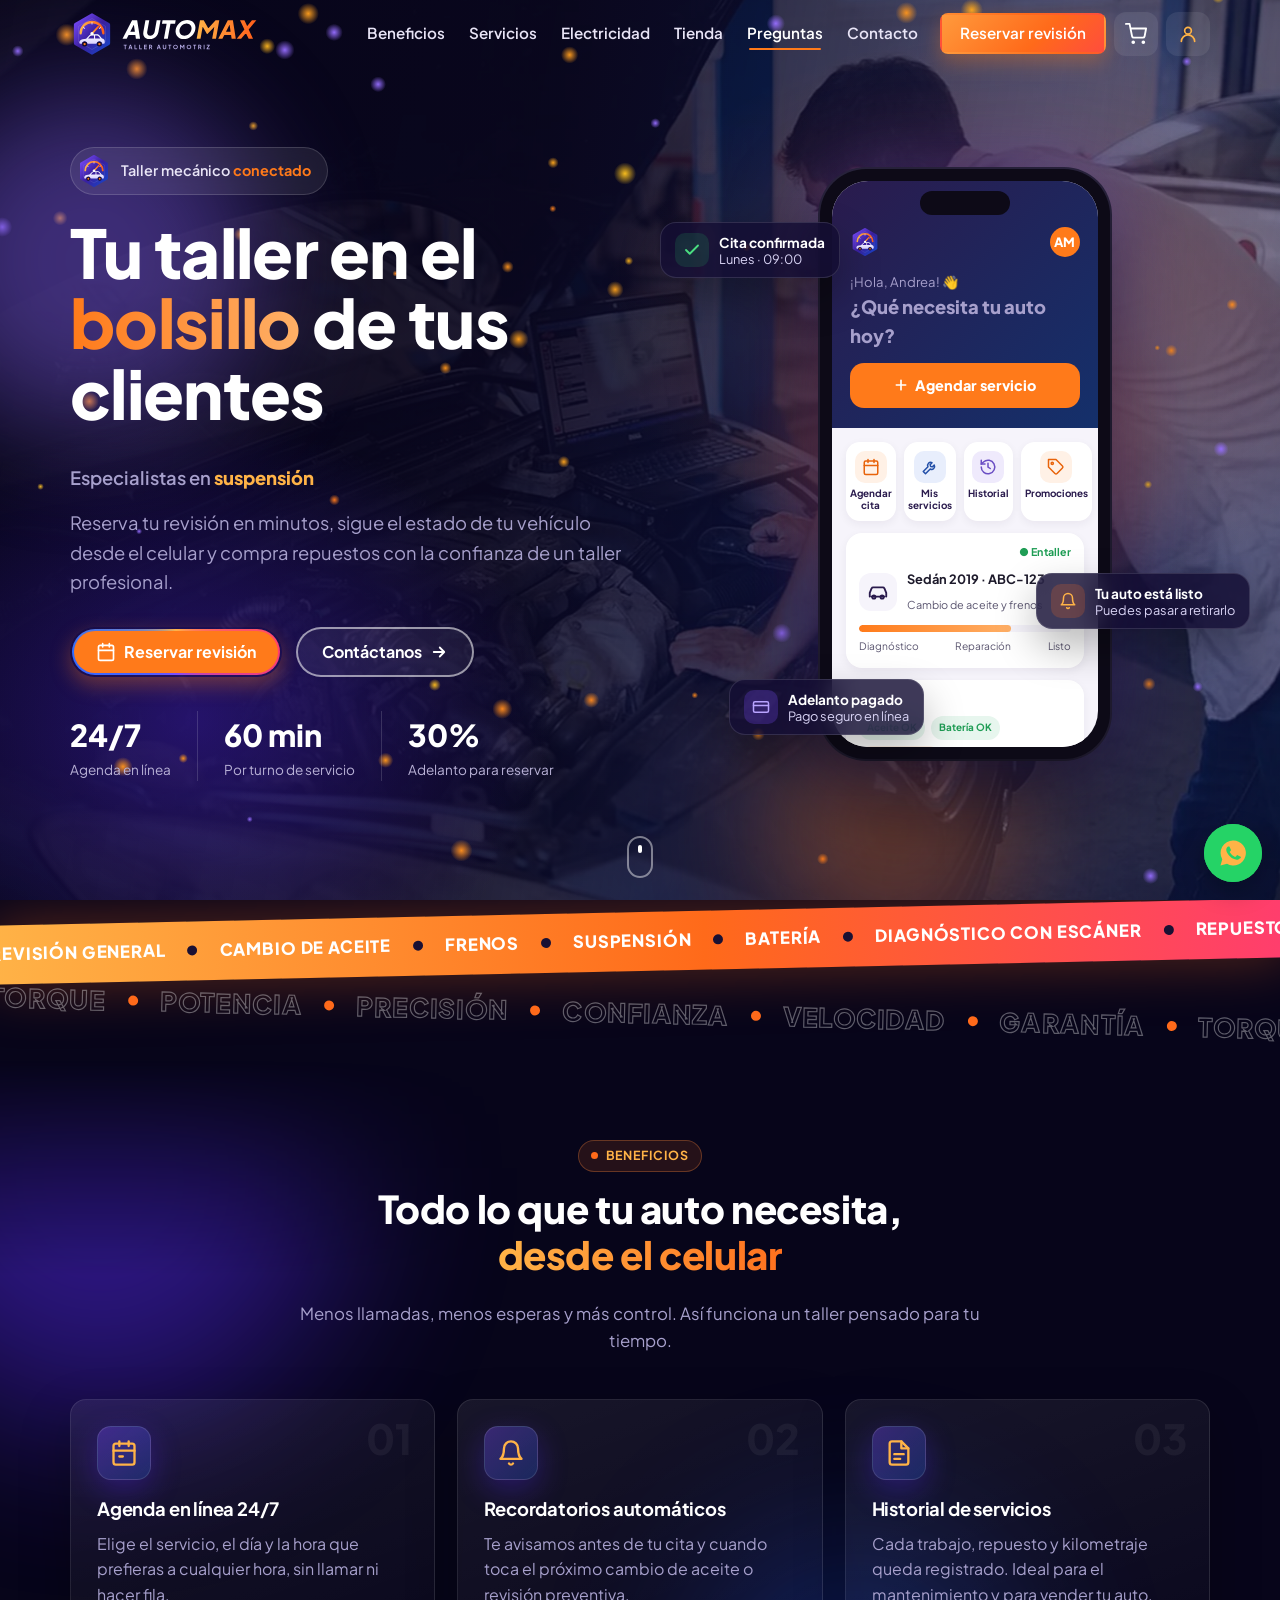
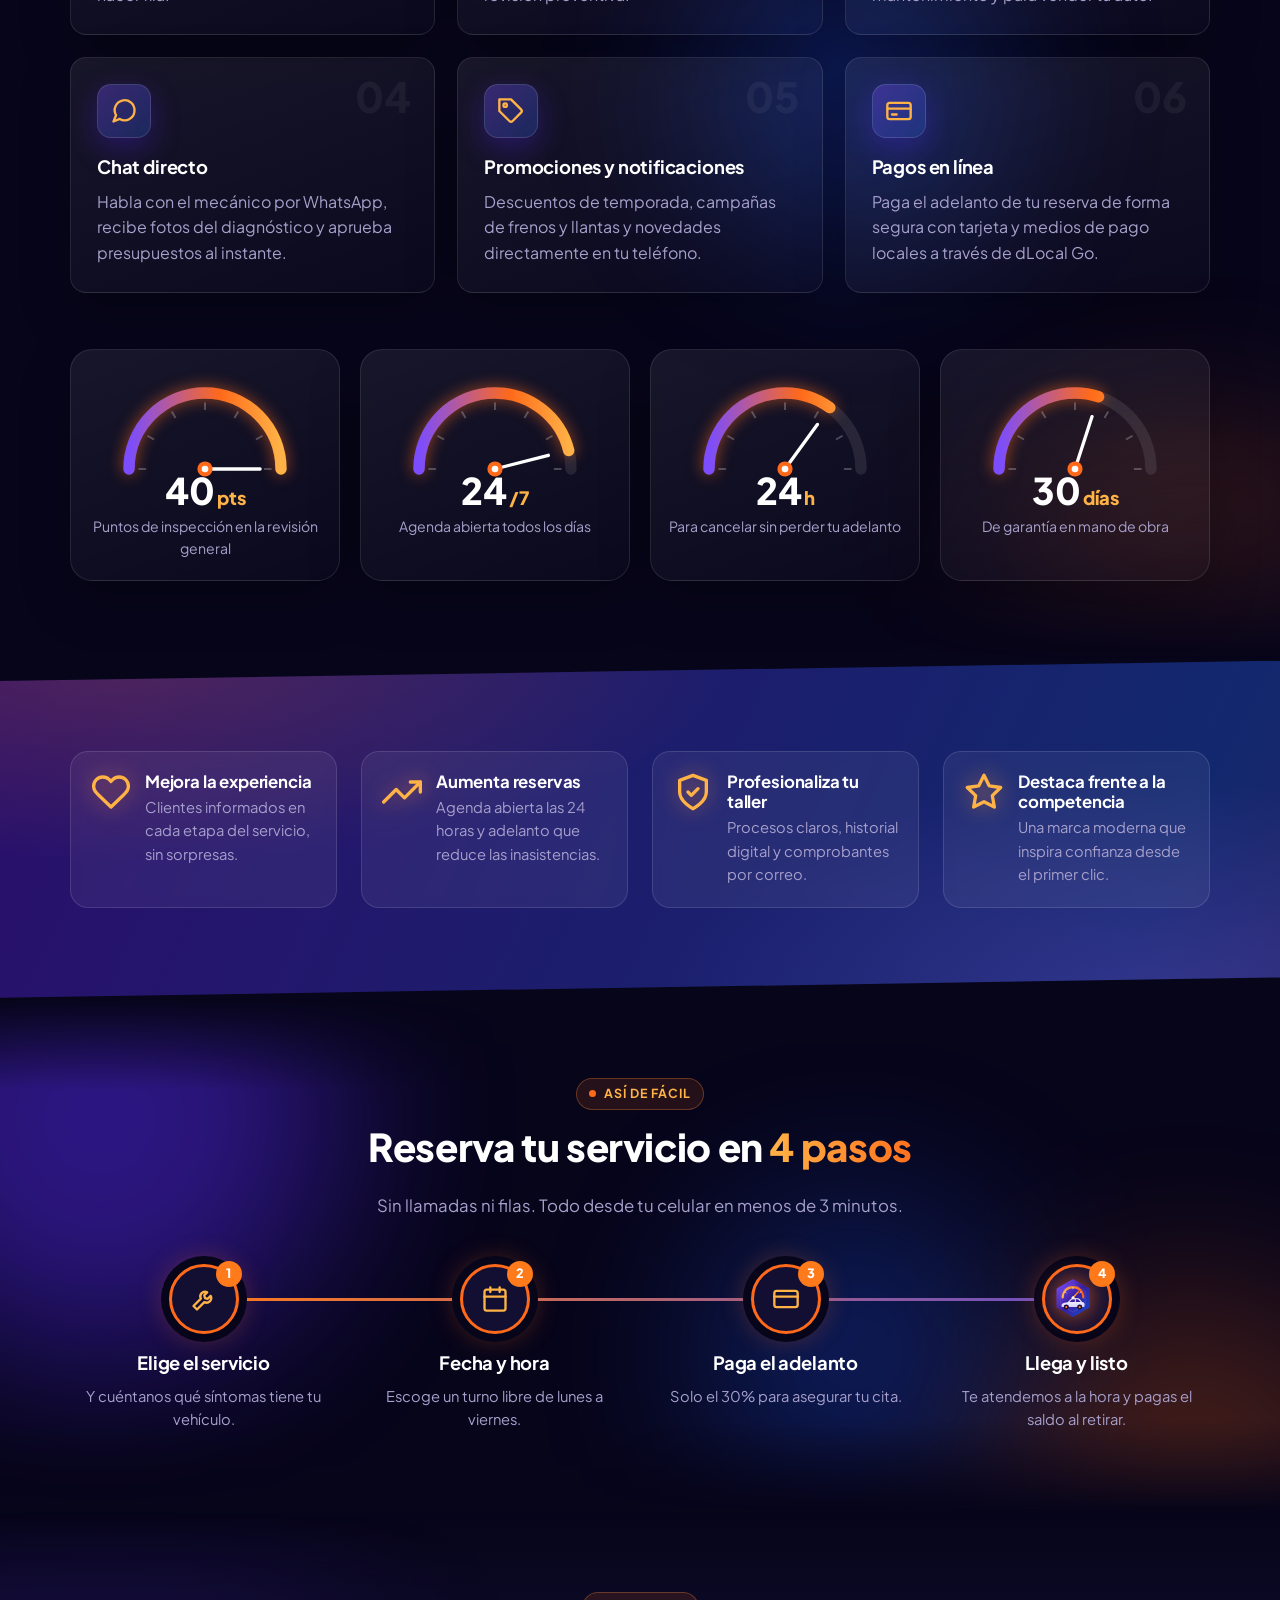
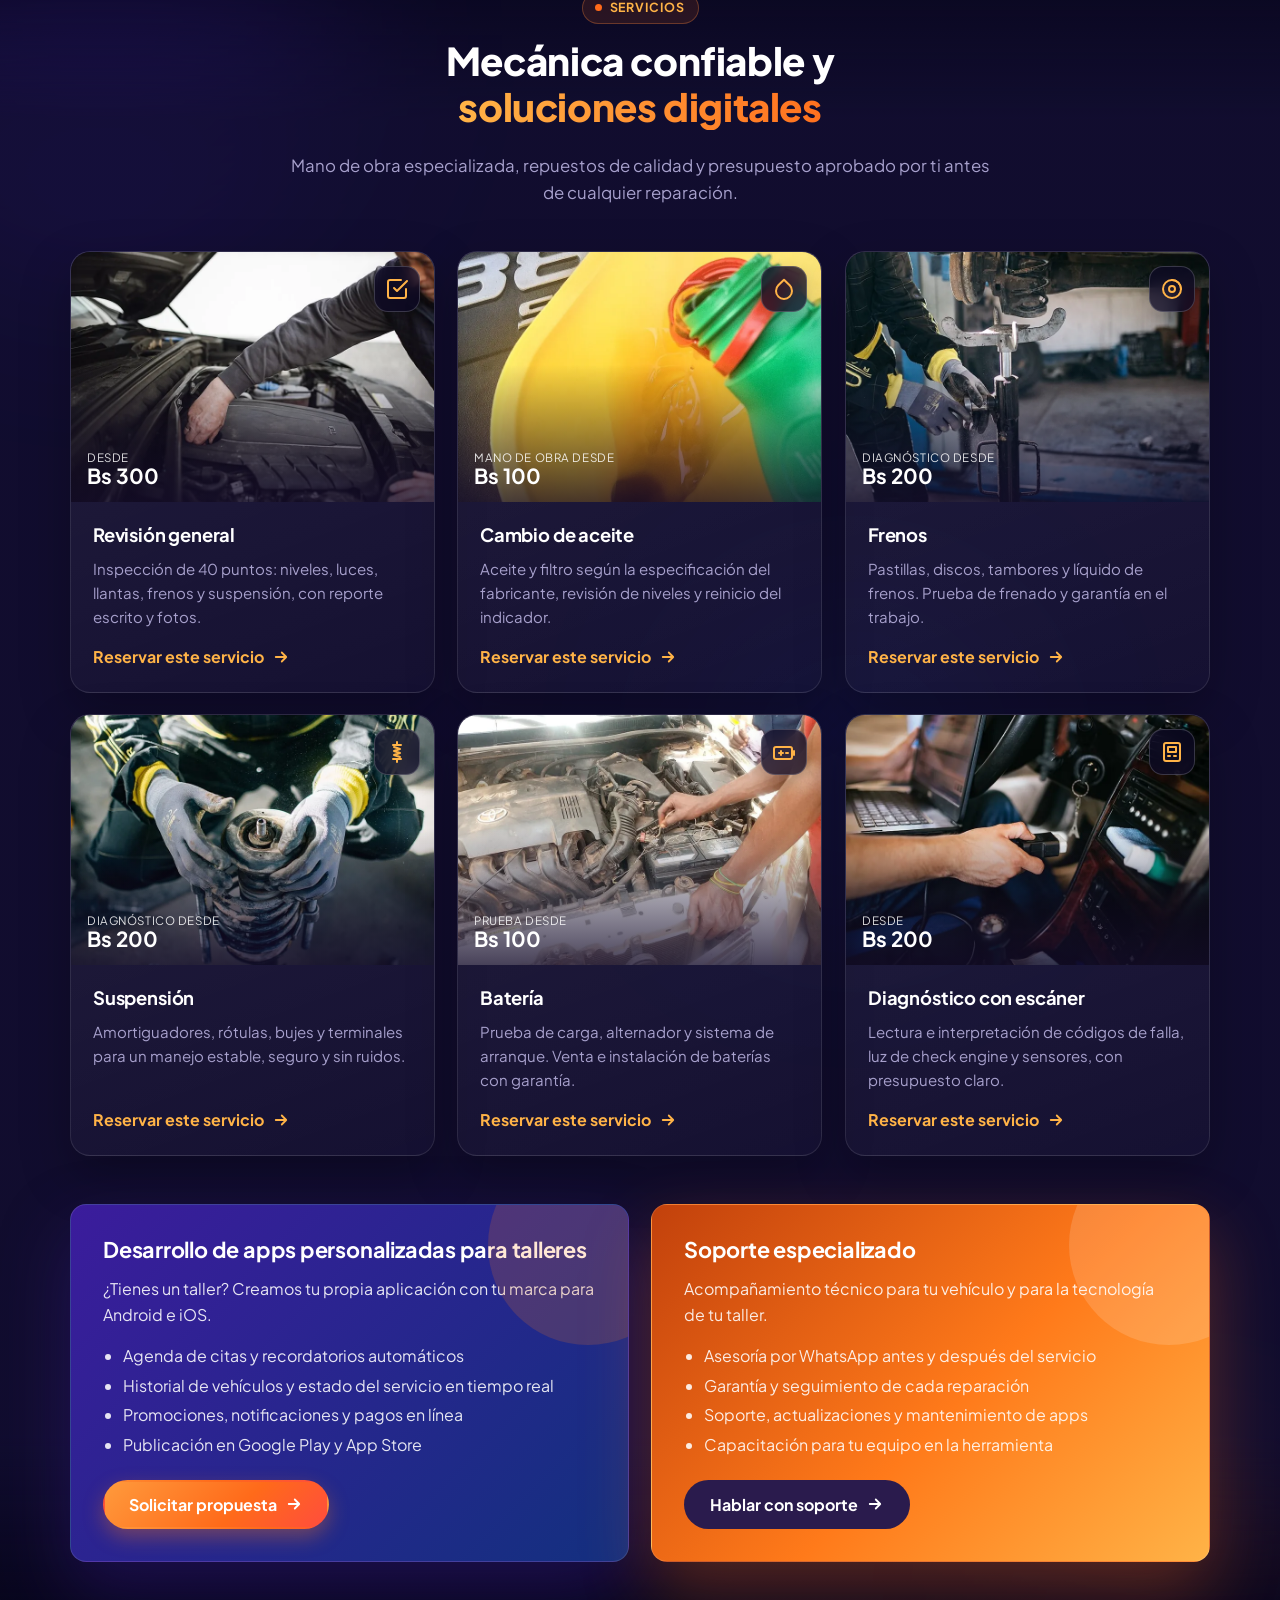
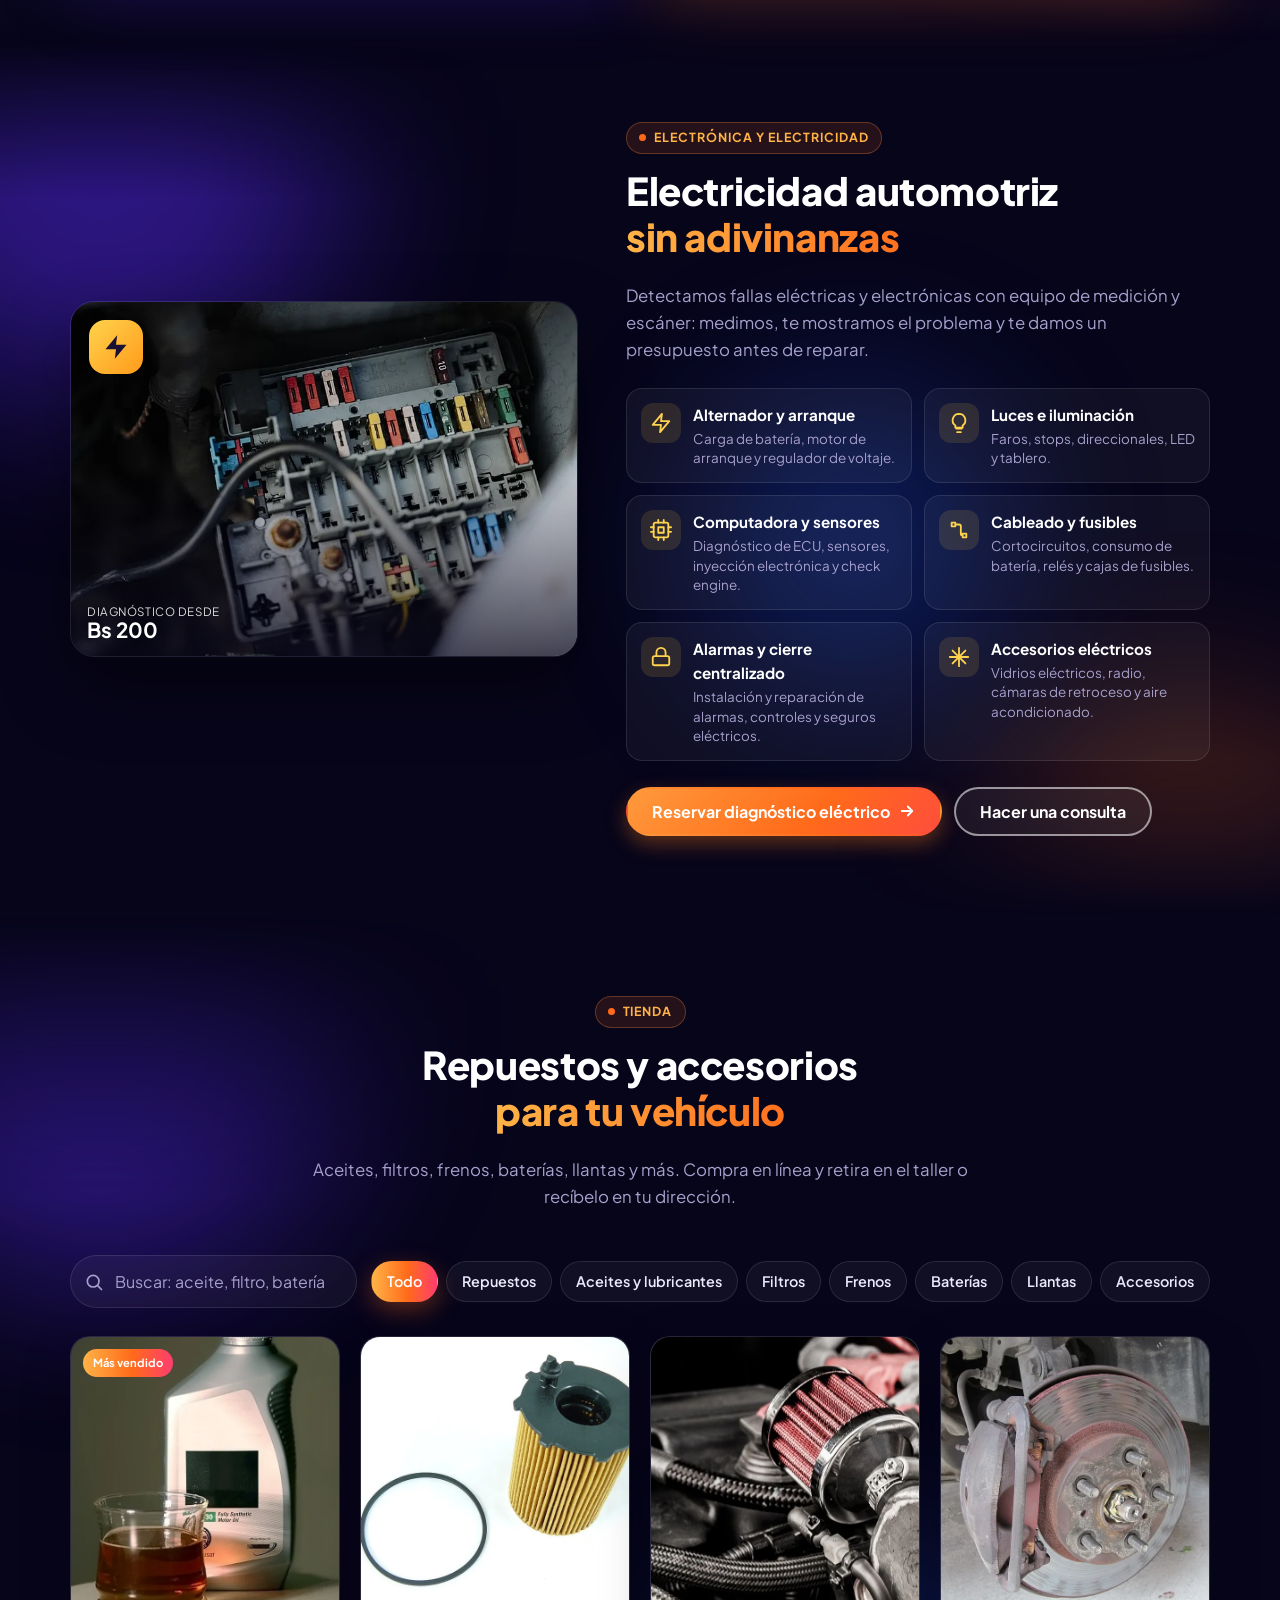
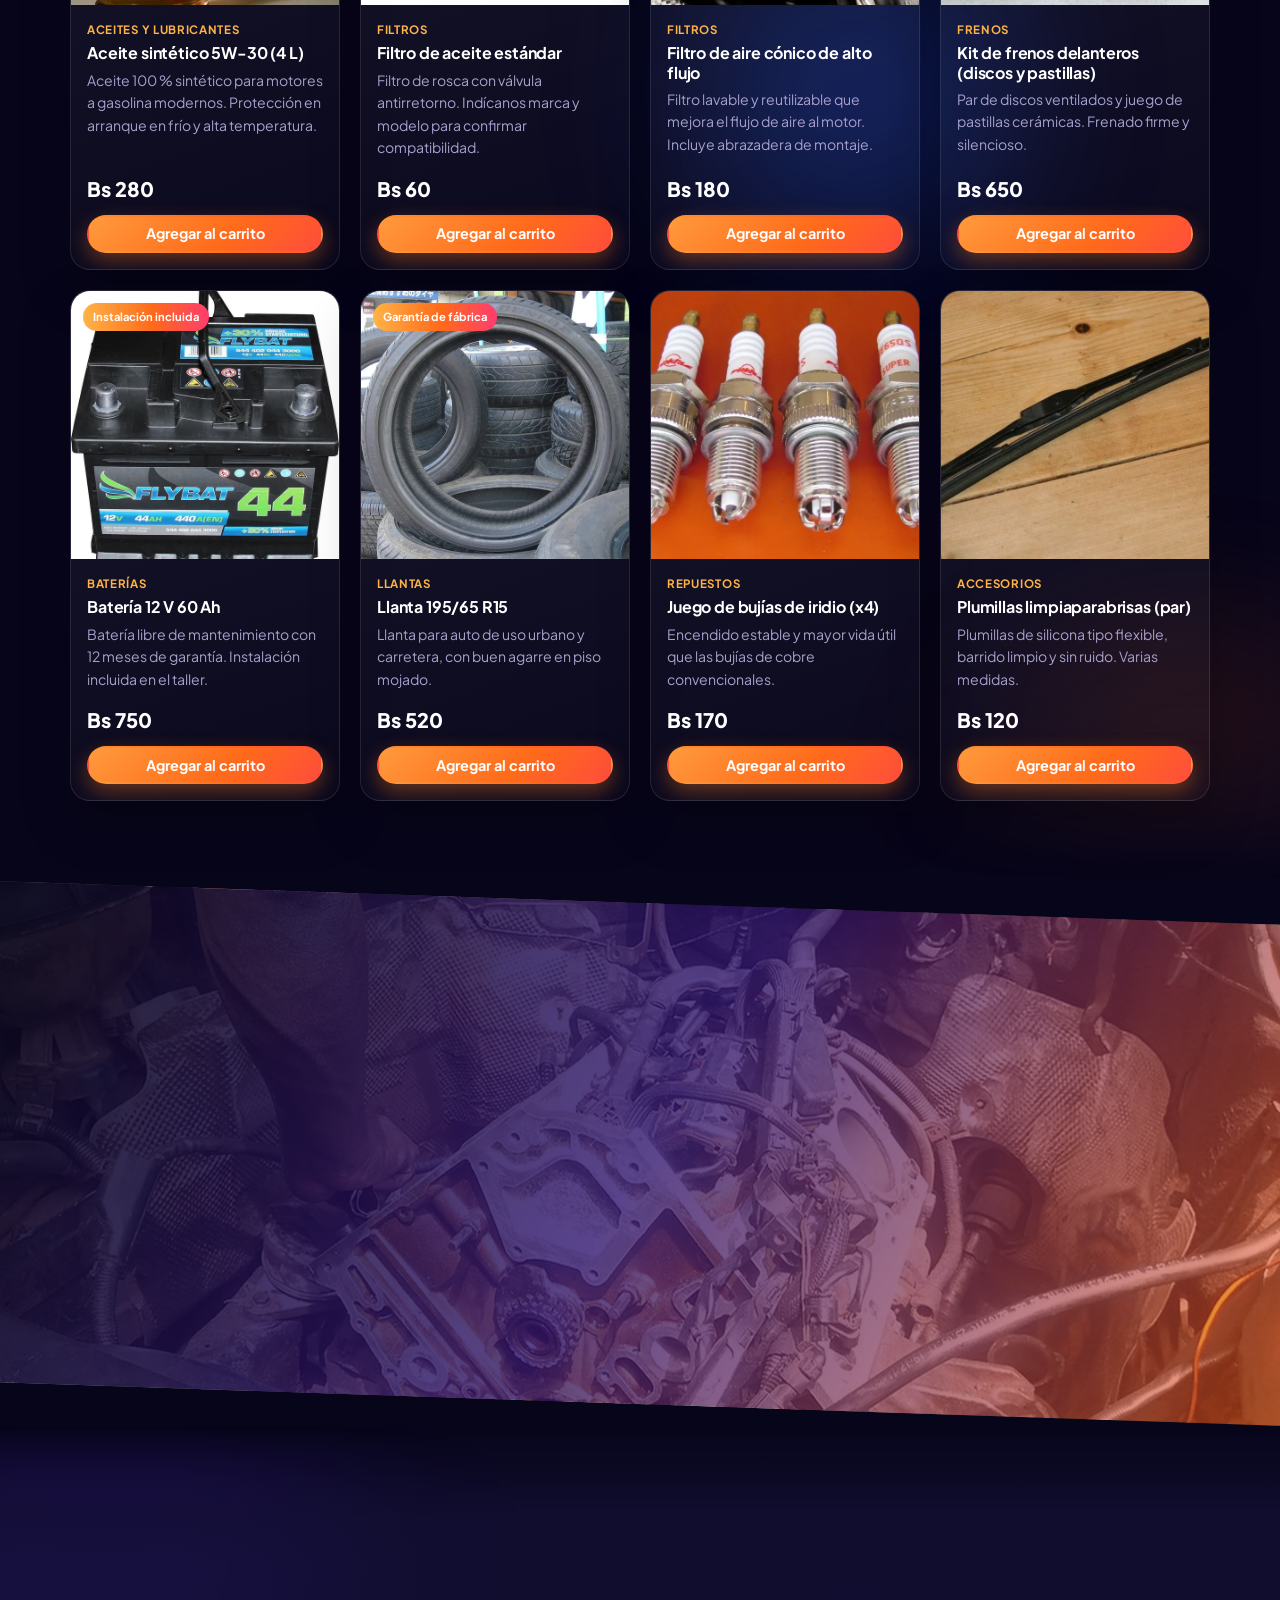
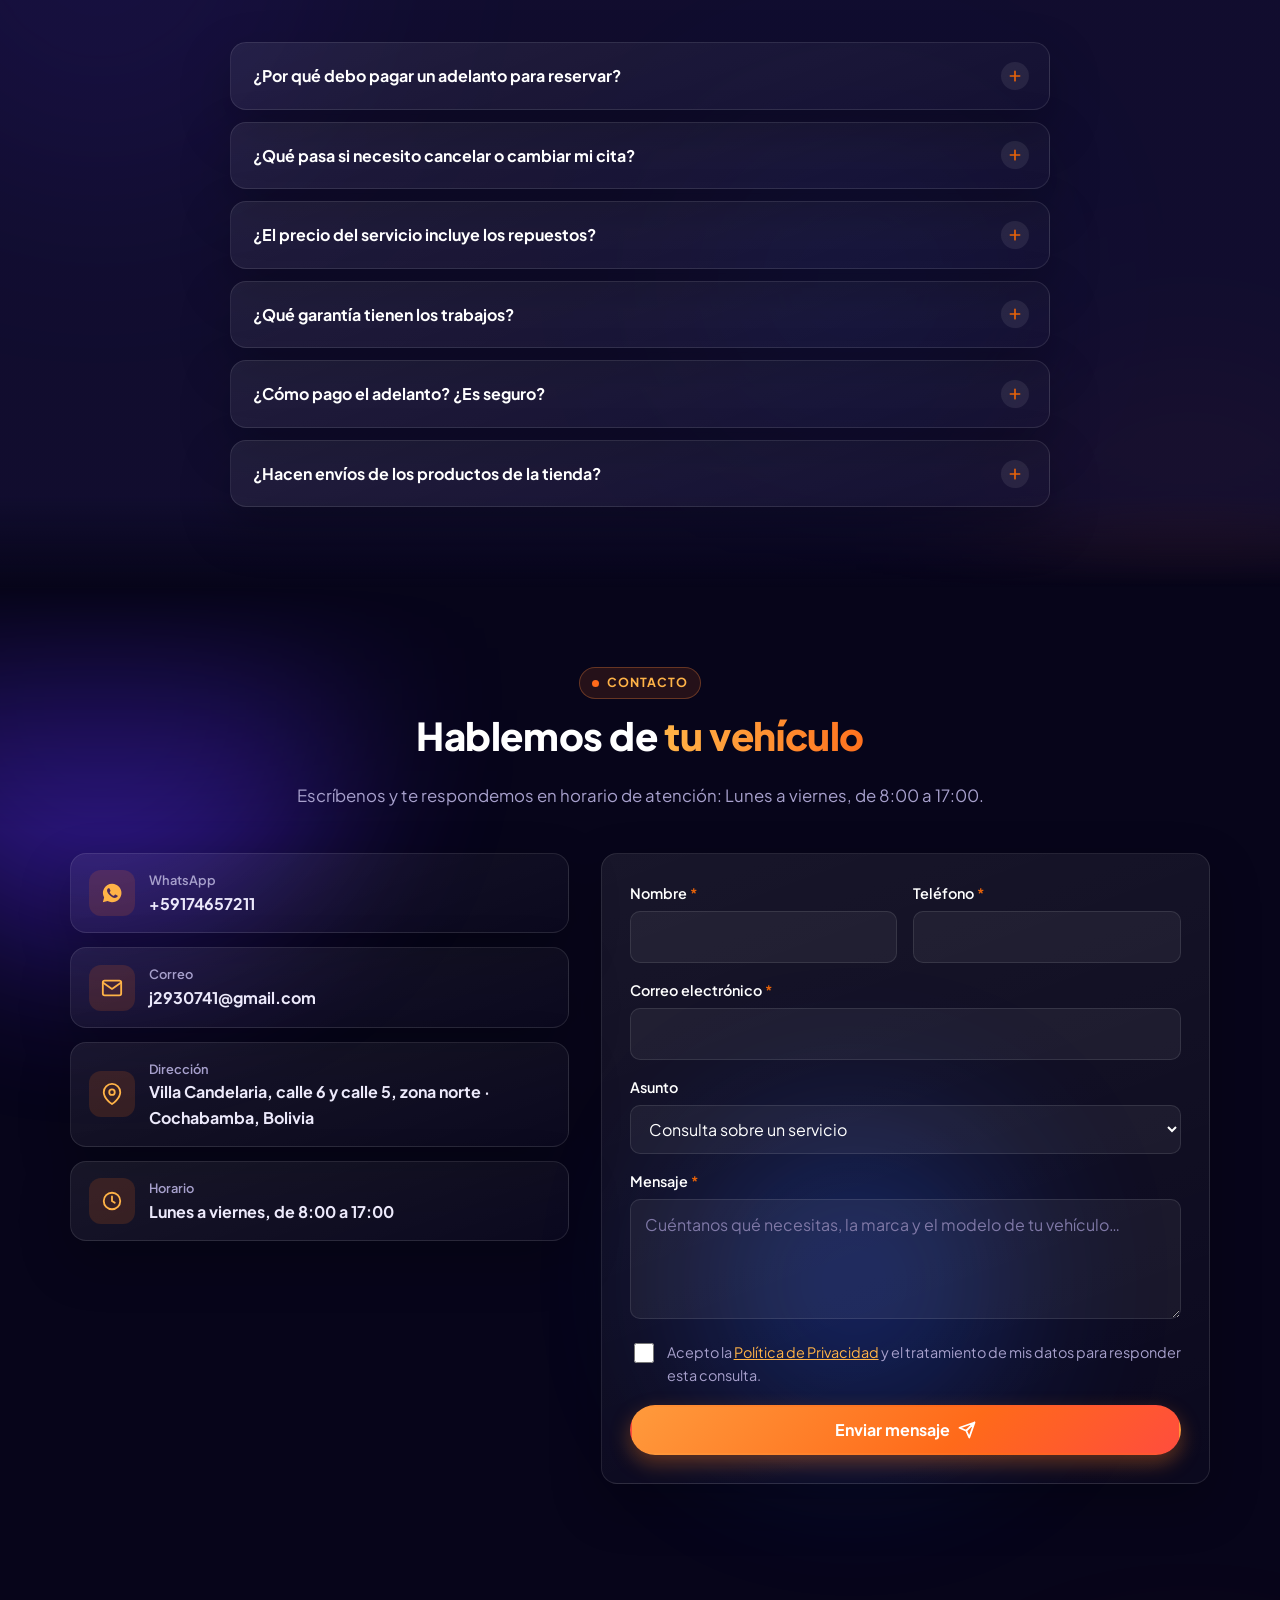
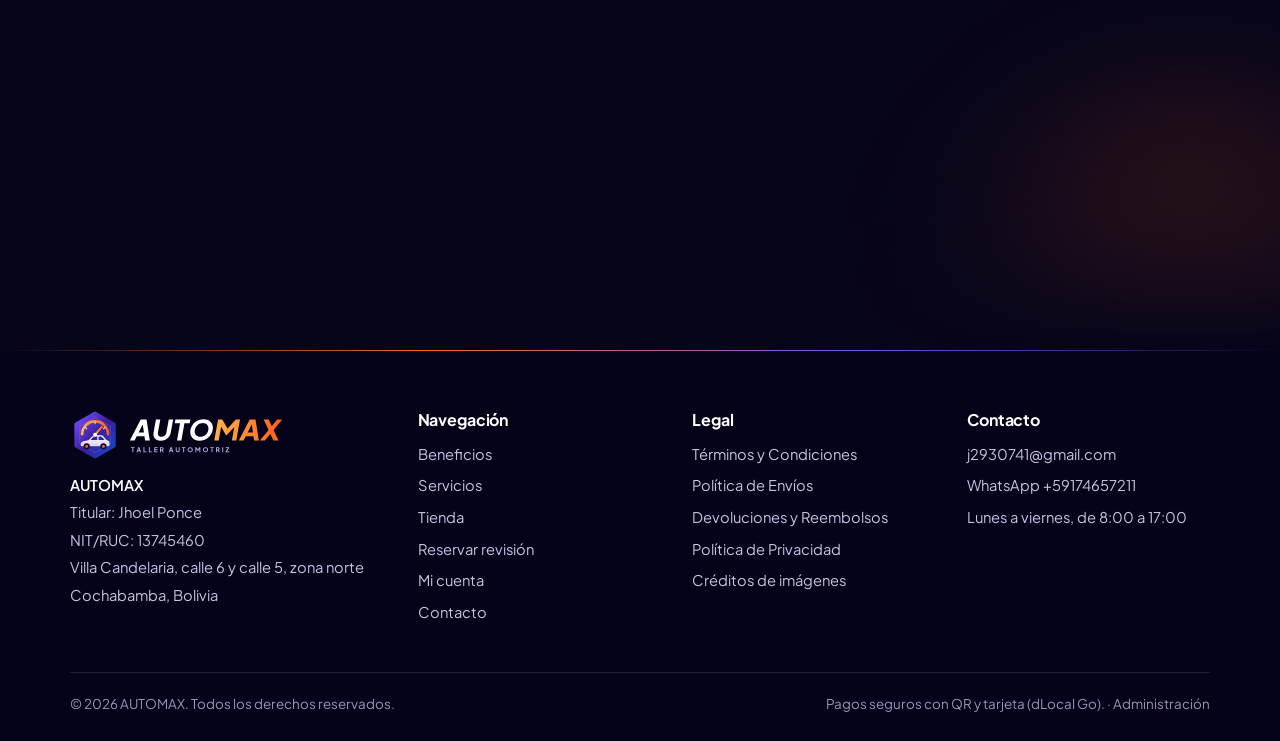
<file: index.html>
<!DOCTYPE html>
<html lang="es">
<head>
  <meta charset="UTF-8">
  <meta name="viewport" content="width=device-width, initial-scale=1">
  <title>AUTOMAX | Taller mecánico con reservas en línea y tienda de repuestos</title>
  <meta name="description" content="Reserva la revisión de tu vehículo en línea, compra repuestos, aceites, filtros, baterías y llantas, y lleva el historial de tu auto en el celular. Apps personalizadas para talleres.">
  <meta name="theme-color" content="#1a1033">
  <meta property="og:title" content="AUTOMAX | Tu taller en el bolsillo de tus clientes">
  <meta property="og:description" content="Agenda en línea 24/7, recordatorios, historial de servicios y tienda de repuestos.">
  <meta property="og:type" content="website">
  <meta property="og:image" content="assets/img/fotos/hero.webp">
  <link rel="icon" type="image/svg+xml" href="assets/img/logo-automax-icono.svg">
  <link rel="apple-touch-icon" href="assets/img/logo-automax-icono.svg">
  <link rel="preconnect" href="https://fonts.googleapis.com">
  <link rel="preconnect" href="https://fonts.gstatic.com" crossorigin>
  <link href="https://fonts.googleapis.com/css2?family=Plus+Jakarta+Sans:wght@400;600;700;800&display=swap" rel="stylesheet">
  <link rel="preload" as="image" href="assets/img/fotos/hero.webp">
  <link rel="stylesheet" href="assets/css/styles.css">
  <script>document.documentElement.classList.add("js");</script>
  <script src="assets/js/config.js"></script>
  <script src="assets/js/common.js" defer></script>
  <script src="assets/js/tienda.js" defer></script>
  <script src="assets/js/inicio.js" defer></script>
  <script src="assets/js/anim.js" defer></script>
</head>
<body class="oscuro">
<!-- Pantalla de entrada animada (solo se ve la primera vez en cada sesión) -->
<div class="intro" id="intro" aria-hidden="true">
  <div class="intro__caja">
    <svg class="intro__tacometro" viewBox="0 0 200 130" aria-hidden="true">
      <defs><linearGradient id="gradIntro" x1="0" x2="1"><stop offset="0" stop-color="#7b4dff"/><stop offset=".55" stop-color="#ff6a1a"/><stop offset="1" stop-color="#ff3d6e"/></linearGradient></defs>
      <path d="M20 100a80 80 0 0 1 160 0" fill="none" stroke="rgba(255,255,255,.1)" stroke-width="12" stroke-linecap="round"/>
      <path class="arco-valor" d="M20 100a80 80 0 0 1 160 0" fill="none" stroke="url(#gradIntro)" stroke-width="12" stroke-linecap="round"/>
      <g class="aguja"><path d="M100 100 100 34" stroke="#fff" stroke-width="4" stroke-linecap="round"/></g>
      <circle cx="100" cy="100" r="9" fill="#ff6a1a"/><circle cx="100" cy="100" r="4" fill="#fff"/>
    </svg>
    <img class="intro__logo" src="assets/img/logo-automax.svg" alt="" width="272" height="64">
    <p class="intro__texto">Encendiendo motores</p>
  </div>
</div>

<a class="skip-link" href="#contenido">Saltar al contenido</a>

<!-- HEADER -->
<header class="header">
  <div class="contenedor header__fila">
    <a class="marca" href="index.html" aria-label="AUTOMAX, ir al inicio">
      <img class="marca__logo" src="assets/img/logo-automax.svg" alt="AUTOMAX" width="187" height="44">
    </a>
    <div class="header__acciones">
      <nav id="nav" class="nav" aria-label="Menú principal">
        <a href="#beneficios">Beneficios</a>
        <a href="#servicios">Servicios</a>
        <a href="#electricidad">Electricidad</a>
        <a href="#tienda">Tienda</a>
        <a href="#preguntas">Preguntas</a>
        <a href="#contacto">Contacto</a>
        <a class="btn btn--primario" href="reservar.html">Reservar revisión</a>
      </nav>
      <button class="carrito-btn" type="button" data-abrir-carrito aria-label="Abrir carrito">
        <svg viewBox="0 0 24 24" fill="none" stroke="currentColor" stroke-width="2" stroke-linecap="round" stroke-linejoin="round" aria-hidden="true"><circle cx="9" cy="21" r="1"/><circle cx="20" cy="21" r="1"/><path d="M1 1h4l2.7 13.4a2 2 0 0 0 2 1.6h9.7a2 2 0 0 0 2-1.6L23 6H6"/></svg>
        <span class="carrito-btn__n" data-carrito-n hidden>0</span>
      </button>
      <button class="nav-toggle" type="button" aria-controls="nav" aria-expanded="false" aria-label="Abrir menú">
        <svg viewBox="0 0 24 24" fill="none" stroke="currentColor" stroke-width="2" stroke-linecap="round" aria-hidden="true"><path d="M3 6h18M3 12h18M3 18h18"/></svg>
      </button>
    </div>
  </div>
</header>
<!-- /HEADER -->

<main id="contenido">

  <!-- 1. HERO -->
  <section class="hero" aria-labelledby="hero-titulo">
    <div class="hero__fondo"><img src="assets/img/fotos/hero.webp" alt="" width="1600" height="1067" fetchpriority="high"></div>
    <div class="hero__velo"></div>
    <canvas class="chispas" aria-hidden="true"></canvas>
    <div class="hero__suelo" aria-hidden="true"></div>
    <span class="hero__burbuja hero__burbuja--1"></span>
    <span class="hero__burbuja hero__burbuja--2"></span>

    <div class="contenedor hero__grid">
      <div>
        <div class="hero__pill hero__entra" style="--i:-3">
          <img src="assets/img/logo-automax-icono.svg" alt="" width="34" height="34">
          <span>Taller mecánico <b>conectado</b></span>
        </div>
        <h1 id="hero-titulo">
          <span class="palabra" style="--i:0">Tu</span> <span class="palabra" style="--i:1">taller</span> <span class="palabra" style="--i:2">en</span> <span class="palabra" style="--i:3">el</span> <em class="palabra" style="--i:4">bolsillo</em> <span class="palabra" style="--i:5">de</span> <span class="palabra" style="--i:6">tus</span> <span class="palabra" style="--i:7">clientes</span>
        </h1>
        <p class="hero__especialistas hero__entra" style="--i:-1">Especialistas en <span class="hero__rotador" aria-hidden="true"><span class="activo">frenos</span><span>cambio de aceite</span><span>suspensión</span><span>diagnóstico</span><span>baterías</span></span><span class="sr-only">frenos, aceite, suspensión, diagnóstico y baterías</span></p>
        <p class="hero__sub hero__entra" style="--i:0">Reserva tu revisión en minutos, sigue el estado de tu vehículo desde el celular y compra repuestos con la confianza de un taller profesional.</p>
        <div class="hero__botones hero__entra" style="--i:1">
          <a class="btn btn--primario btn--brillo" href="reservar.html" data-magnetico><span class="relleno"></span>
            <svg width="20" height="20" viewBox="0 0 24 24" fill="none" stroke="currentColor" stroke-width="2" stroke-linecap="round" aria-hidden="true"><rect x="3" y="4" width="18" height="18" rx="2"/><path d="M16 2v4M8 2v4M3 10h18"/></svg>
            Reservar revisión
          </a>
          <a class="btn btn--secundario" href="#contacto" data-magnetico>Contáctanos <svg class="flecha" width="18" height="18" viewBox="0 0 24 24" fill="none" stroke="currentColor" stroke-width="2.4" stroke-linecap="round" stroke-linejoin="round" aria-hidden="true"><path d="M5 12h14M13 6l6 6-6 6"/></svg></a>
        </div>
        <ul class="hero__datos hero__entra" style="--i:2">
          <li><strong>24/7</strong><span>Agenda en línea</span></li>
          <li><strong><span data-res="duracionMinutos" data-contar>60</span> min</strong><span>Por turno de servicio</span></li>
          <li><strong><span data-res="porcentajeAdelanto" data-contar>30</span>%</strong><span>Adelanto para reservar</span></li>
        </ul>
      </div>

      <!-- Maqueta de celular hecha 100 % en CSS -->
      <div class="telefono-wrap" aria-hidden="true">
        <div class="chip-flotante chip-flotante--1">
          <i><svg viewBox="0 0 24 24" fill="none" stroke="currentColor" stroke-width="2.5" stroke-linecap="round" stroke-linejoin="round"><path d="M20 6L9 17l-5-5"/></svg></i>
          <div><b>Cita confirmada</b>Lunes · 09:00</div>
        </div>
        <div class="chip-flotante chip-flotante--2">
          <i><svg viewBox="0 0 24 24" fill="none" stroke="currentColor" stroke-width="2" stroke-linecap="round" stroke-linejoin="round"><path d="M18 8a6 6 0 0 0-12 0c0 7-3 9-3 9h18s-3-2-3-9"/><path d="M13.7 21a2 2 0 0 1-3.4 0"/></svg></i>
          <div><b>Tu auto está listo</b>Puedes pasar a retirarlo</div>
        </div>
        <div class="chip-flotante chip-flotante--3">
          <i><svg viewBox="0 0 24 24" fill="none" stroke="currentColor" stroke-width="2" stroke-linecap="round"><rect x="2" y="5" width="20" height="14" rx="2"/><path d="M2 10h20"/></svg></i>
          <div><b>Adelanto pagado</b>Pago seguro en línea</div>
        </div>
        <div class="telefono">
          <div class="telefono__pantalla">
            <div class="telefono__isla"></div>
            <div class="app__top">
              <div class="app__barra">
                <img src="assets/img/logo-automax-icono.svg" alt="" width="30" height="30">
                <span class="app__avatar">AM</span>
              </div>
              <p class="app__hola">¡Hola, Andrea! 👋</p>
              <p class="app__nombre">¿Qué necesita tu auto hoy?</p>
              <div class="app__cta">
                <svg width="16" height="16" viewBox="0 0 24 24" fill="none" stroke="currentColor" stroke-width="2.5" stroke-linecap="round"><path d="M12 5v14M5 12h14"/></svg>
                Agendar servicio
              </div>
            </div>
            <div class="app__cuerpo">
              <div class="app__iconos">
                <div class="app__icono"><i><svg viewBox="0 0 24 24" fill="none" stroke="currentColor" stroke-width="2" stroke-linecap="round"><rect x="3" y="4" width="18" height="18" rx="2"/><path d="M16 2v4M8 2v4M3 10h18"/></svg></i>Agendar cita</div>
                <div class="app__icono"><i><svg viewBox="0 0 24 24" fill="none" stroke="currentColor" stroke-width="2" stroke-linecap="round" stroke-linejoin="round"><path d="M14.7 6.3a4 4 0 0 0-5.4 5.4L3 18l3 3 6.3-6.3a4 4 0 0 0 5.4-5.4l-2.5 2.5-2.4-.6-.6-2.4z"/></svg></i>Mis servicios</div>
                <div class="app__icono"><i><svg viewBox="0 0 24 24" fill="none" stroke="currentColor" stroke-width="2" stroke-linecap="round"><path d="M3 12a9 9 0 1 0 3-6.7L3 8"/><path d="M3 3v5h5M12 7v5l3 2"/></svg></i>Historial</div>
                <div class="app__icono"><i><svg viewBox="0 0 24 24" fill="none" stroke="currentColor" stroke-width="2" stroke-linecap="round" stroke-linejoin="round"><path d="M20.6 13.4l-7.2 7.2a2 2 0 0 1-2.8 0L2 12V2h10l8.6 8.6a2 2 0 0 1 0 2.8z"/><circle cx="7" cy="7" r="1.5"/></svg></i>Promociones</div>
              </div>
              <div class="app__tarjeta">
                <h4>Estado del vehículo <small>● En taller</small></h4>
                <div class="app__vehiculo">
                  <i><svg viewBox="0 0 24 24" fill="none" stroke="currentColor" stroke-width="2" stroke-linecap="round" stroke-linejoin="round"><path d="M5 17h14M3 17v-4l2-5a2 2 0 0 1 2-1h10a2 2 0 0 1 2 1l2 5v4"/><circle cx="7.5" cy="17.5" r="1.8"/><circle cx="16.5" cy="17.5" r="1.8"/></svg></i>
                  <div><b>Sedán 2019 · ABC-123</b><span>Cambio de aceite y frenos</span></div>
                </div>
                <div class="app__progreso"><span></span></div>
                <div class="app__estado"><span>Diagnóstico</span><span>Reparación</span><span>Listo</span></div>
              </div>
              <div class="app__tarjeta">
                <h4>Revisión rápida</h4>
                <div class="app__chips"><span>Aceite OK</span><span>Batería OK</span><span class="alerta">Pastillas 20%</span></div>
              </div>
              <div class="app__promo"><b>10% en tu próxima alineación</b>Válido al reservar desde la app</div>
            </div>
          </div>
        </div>
      </div>
    </div>
    <a class="scroll-indicador" href="#beneficios" aria-label="Ir a beneficios"></a>
  </section>

  <!-- Cintas animadas -->
  <div class="cintas" aria-hidden="true">
  <div class="cinta">
    <div class="cinta__pista">
      <span>Revisión general</span><span>Cambio de aceite</span><span>Frenos</span><span>Suspensión</span><span>Batería</span><span>Diagnóstico con escáner</span><span>Repuestos</span><span>Apps para talleres</span>
      <span>Revisión general</span><span>Cambio de aceite</span><span>Frenos</span><span>Suspensión</span><span>Batería</span><span>Diagnóstico con escáner</span><span>Repuestos</span><span>Apps para talleres</span>
    </div>
  </div>
    <div class="cinta cinta--2"><div class="cinta__pista">
      <span>Torque</span><span>Potencia</span><span>Precisión</span><span>Confianza</span><span>Velocidad</span><span>Garantía</span>
      <span>Torque</span><span>Potencia</span><span>Precisión</span><span>Confianza</span><span>Velocidad</span><span>Garantía</span>
    </div></div>
  </div>

  <!-- 2. BENEFICIOS -->
  <section id="beneficios" class="seccion" aria-labelledby="beneficios-titulo">
    <div class="aurora" aria-hidden="true"><span></span><span></span><span></span></div>
    <div class="contenedor">
      <div class="seccion__cabecera" data-anim="arriba">
        <span class="etiqueta">Beneficios</span>
        <h2 id="beneficios-titulo" class="titulo-anim">Todo lo que tu auto necesita, <span class="grad">desde el celular</span></h2>
        <p>Menos llamadas, menos esperas y más control. Así funciona un taller pensado para tu tiempo.</p>
      </div>
      <div class="grid grid--3">
        <article class="tarjeta foco" data-anim="arriba" style="--d:0">
          <span class="tarjeta__num" aria-hidden="true">01</span>
          <div class="icono"><svg viewBox="0 0 24 24" fill="none" stroke="currentColor" stroke-width="2" stroke-linecap="round" aria-hidden="true"><rect x="3" y="4" width="18" height="18" rx="2"/><path d="M16 2v4M8 2v4M3 10h18M8 15h3"/></svg></div>
          <h3>Agenda en línea 24/7</h3>
          <p>Elige el servicio, el día y la hora que prefieras a cualquier hora, sin llamar ni hacer fila.</p>
        </article>
        <article class="tarjeta foco" data-anim="arriba" style="--d:1">
          <span class="tarjeta__num" aria-hidden="true">02</span>
          <div class="icono"><svg viewBox="0 0 24 24" fill="none" stroke="currentColor" stroke-width="2" stroke-linecap="round" stroke-linejoin="round" aria-hidden="true"><path d="M18 8a6 6 0 0 0-12 0c0 7-3 9-3 9h18s-3-2-3-9"/><path d="M13.7 21a2 2 0 0 1-3.4 0"/></svg></div>
          <h3>Recordatorios automáticos</h3>
          <p>Te avisamos antes de tu cita y cuando toca el próximo cambio de aceite o revisión preventiva.</p>
        </article>
        <article class="tarjeta foco" data-anim="arriba" style="--d:2">
          <span class="tarjeta__num" aria-hidden="true">03</span>
          <div class="icono"><svg viewBox="0 0 24 24" fill="none" stroke="currentColor" stroke-width="2" stroke-linecap="round" stroke-linejoin="round" aria-hidden="true"><path d="M14 2H6a2 2 0 0 0-2 2v16a2 2 0 0 0 2 2h12a2 2 0 0 0 2-2V8z"/><path d="M14 2v6h6M8 13h8M8 17h5"/></svg></div>
          <h3>Historial de servicios</h3>
          <p>Cada trabajo, repuesto y kilometraje queda registrado. Ideal para el mantenimiento y para vender tu auto.</p>
        </article>
        <article class="tarjeta foco" data-anim="arriba" style="--d:0">
          <span class="tarjeta__num" aria-hidden="true">04</span>
          <div class="icono"><svg viewBox="0 0 24 24" fill="none" stroke="currentColor" stroke-width="2" stroke-linecap="round" stroke-linejoin="round" aria-hidden="true"><path d="M21 11.5a8.4 8.4 0 0 1-12.6 7.3L3 21l2.2-5.4A8.5 8.5 0 1 1 21 11.5z"/></svg></div>
          <h3>Chat directo</h3>
          <p>Habla con el mecánico por WhatsApp, recibe fotos del diagnóstico y aprueba presupuestos al instante.</p>
        </article>
        <article class="tarjeta foco" data-anim="arriba" style="--d:1">
          <span class="tarjeta__num" aria-hidden="true">05</span>
          <div class="icono"><svg viewBox="0 0 24 24" fill="none" stroke="currentColor" stroke-width="2" stroke-linecap="round" stroke-linejoin="round" aria-hidden="true"><path d="M20.6 13.4l-7.2 7.2a2 2 0 0 1-2.8 0L2 12V2h10l8.6 8.6a2 2 0 0 1 0 2.8z"/><circle cx="7" cy="7" r="1.5"/></svg></div>
          <h3>Promociones y notificaciones</h3>
          <p>Descuentos de temporada, campañas de frenos y llantas y novedades directamente en tu teléfono.</p>
        </article>
        <article class="tarjeta foco" data-anim="arriba" style="--d:2">
          <span class="tarjeta__num" aria-hidden="true">06</span>
          <div class="icono"><svg viewBox="0 0 24 24" fill="none" stroke="currentColor" stroke-width="2" stroke-linecap="round" aria-hidden="true"><rect x="2" y="5" width="20" height="14" rx="2"/><path d="M2 10h20M6 15h4"/></svg></div>
          <h3>Pagos en línea</h3>
          <p>Paga el adelanto de tu reserva de forma segura con tarjeta y medios de pago locales a través de dLocal Go.</p>
        </article>
      </div>

      <svg width="0" height="0" style="position:absolute" aria-hidden="true"><defs><linearGradient id="gradMedidor" x1="0" x2="1"><stop offset="0" stop-color="#7b4dff"/><stop offset=".6" stop-color="#ff6a1a"/><stop offset="1" stop-color="#ffb347"/></linearGradient></defs></svg>
      <div class="medidores">
        <div class="medidor foco" style="--p:1;--d:0">
          <svg viewBox="0 0 200 112" aria-hidden="true">
            <path class="pista" d="M20 100a80 80 0 0 1 160 0"/>
            <path class="valor" d="M20 100a80 80 0 0 1 160 0"/>
            <g class="marcas"><line x1="30.0" y1="100.0" x2="38.0" y2="100.0"/><line x1="39.4" y1="65.0" x2="46.3" y2="69.0"/><line x1="65.0" y1="39.4" x2="69.0" y2="46.3"/><line x1="100.0" y1="30.0" x2="100.0" y2="38.0"/><line x1="135.0" y1="39.4" x2="131.0" y2="46.3"/><line x1="160.6" y1="65.0" x2="153.7" y2="69.0"/><line x1="170.0" y1="100.0" x2="162.0" y2="100.0"/></g>
            <g class="aguja"><path d="M100 100 100 42" stroke="#fff" stroke-width="3.5" stroke-linecap="round"/></g>
            <circle cx="100" cy="100" r="8" fill="#ff6a1a"/><circle cx="100" cy="100" r="3.5" fill="#fff"/>
          </svg>
          <strong><span data-contar="40">40</span><small>pts</small></strong>
          <span>Puntos de inspección en la revisión general</span>
        </div>
        <div class="medidor foco" style="--p:0.92;--d:1">
          <svg viewBox="0 0 200 112" aria-hidden="true">
            <path class="pista" d="M20 100a80 80 0 0 1 160 0"/>
            <path class="valor" d="M20 100a80 80 0 0 1 160 0"/>
            <g class="marcas"><line x1="30.0" y1="100.0" x2="38.0" y2="100.0"/><line x1="39.4" y1="65.0" x2="46.3" y2="69.0"/><line x1="65.0" y1="39.4" x2="69.0" y2="46.3"/><line x1="100.0" y1="30.0" x2="100.0" y2="38.0"/><line x1="135.0" y1="39.4" x2="131.0" y2="46.3"/><line x1="160.6" y1="65.0" x2="153.7" y2="69.0"/><line x1="170.0" y1="100.0" x2="162.0" y2="100.0"/></g>
            <g class="aguja"><path d="M100 100 100 42" stroke="#fff" stroke-width="3.5" stroke-linecap="round"/></g>
            <circle cx="100" cy="100" r="8" fill="#ff6a1a"/><circle cx="100" cy="100" r="3.5" fill="#fff"/>
          </svg>
          <strong><span data-contar="24">24</span><small>/7</small></strong>
          <span>Agenda abierta todos los días</span>
        </div>
        <div class="medidor foco" style="--p:0.7;--d:2">
          <svg viewBox="0 0 200 112" aria-hidden="true">
            <path class="pista" d="M20 100a80 80 0 0 1 160 0"/>
            <path class="valor" d="M20 100a80 80 0 0 1 160 0"/>
            <g class="marcas"><line x1="30.0" y1="100.0" x2="38.0" y2="100.0"/><line x1="39.4" y1="65.0" x2="46.3" y2="69.0"/><line x1="65.0" y1="39.4" x2="69.0" y2="46.3"/><line x1="100.0" y1="30.0" x2="100.0" y2="38.0"/><line x1="135.0" y1="39.4" x2="131.0" y2="46.3"/><line x1="160.6" y1="65.0" x2="153.7" y2="69.0"/><line x1="170.0" y1="100.0" x2="162.0" y2="100.0"/></g>
            <g class="aguja"><path d="M100 100 100 42" stroke="#fff" stroke-width="3.5" stroke-linecap="round"/></g>
            <circle cx="100" cy="100" r="8" fill="#ff6a1a"/><circle cx="100" cy="100" r="3.5" fill="#fff"/>
          </svg>
          <strong><span data-res="horasCancelacion" data-contar>24</span><small>h</small></strong>
          <span>Para cancelar sin perder tu adelanto</span>
        </div>
        <div class="medidor foco" style="--p:0.6;--d:3">
          <svg viewBox="0 0 200 112" aria-hidden="true">
            <path class="pista" d="M20 100a80 80 0 0 1 160 0"/>
            <path class="valor" d="M20 100a80 80 0 0 1 160 0"/>
            <g class="marcas"><line x1="30.0" y1="100.0" x2="38.0" y2="100.0"/><line x1="39.4" y1="65.0" x2="46.3" y2="69.0"/><line x1="65.0" y1="39.4" x2="69.0" y2="46.3"/><line x1="100.0" y1="30.0" x2="100.0" y2="38.0"/><line x1="135.0" y1="39.4" x2="131.0" y2="46.3"/><line x1="160.6" y1="65.0" x2="153.7" y2="69.0"/><line x1="170.0" y1="100.0" x2="162.0" y2="100.0"/></g>
            <g class="aguja"><path d="M100 100 100 42" stroke="#fff" stroke-width="3.5" stroke-linecap="round"/></g>
            <circle cx="100" cy="100" r="8" fill="#ff6a1a"/><circle cx="100" cy="100" r="3.5" fill="#fff"/>
          </svg>
          <strong><span data-contar="30">30</span><small>días</small></strong>
          <span>De garantía en mano de obra</span>
        </div>
      </div>
    </div>
  </section>

  <!-- 3. BANDA DE CONFIANZA -->
  <section class="banda" aria-label="Por qué elegirnos">
    <div class="contenedor banda__grid">
      <div class="banda__item" data-anim="arriba" style="--d:0">
        <svg viewBox="0 0 24 24" fill="none" stroke="currentColor" stroke-width="2" stroke-linecap="round" stroke-linejoin="round" aria-hidden="true"><path d="M20.8 4.6a5.5 5.5 0 0 0-7.8 0L12 5.7l-1-1.1a5.5 5.5 0 0 0-7.8 7.8l1 1.1L12 21l7.8-7.5 1-1.1a5.5 5.5 0 0 0 0-7.8z"/></svg>
        <div><h3>Mejora la experiencia</h3><p>Clientes informados en cada etapa del servicio, sin sorpresas.</p></div>
      </div>
      <div class="banda__item" data-anim="arriba" style="--d:1">
        <svg viewBox="0 0 24 24" fill="none" stroke="currentColor" stroke-width="2" stroke-linecap="round" stroke-linejoin="round" aria-hidden="true"><path d="M23 6l-9.5 9.5-5-5L1 18"/><path d="M17 6h6v6"/></svg>
        <div><h3>Aumenta reservas</h3><p>Agenda abierta las 24 horas y adelanto que reduce las inasistencias.</p></div>
      </div>
      <div class="banda__item" data-anim="arriba" style="--d:2">
        <svg viewBox="0 0 24 24" fill="none" stroke="currentColor" stroke-width="2" stroke-linecap="round" stroke-linejoin="round" aria-hidden="true"><path d="M12 22s8-4 8-10V5l-8-3-8 3v7c0 6 8 10 8 10z"/><path d="M9 12l2 2 4-4"/></svg>
        <div><h3>Profesionaliza tu taller</h3><p>Procesos claros, historial digital y comprobantes por correo.</p></div>
      </div>
      <div class="banda__item" data-anim="arriba" style="--d:3">
        <svg viewBox="0 0 24 24" fill="none" stroke="currentColor" stroke-width="2" stroke-linecap="round" stroke-linejoin="round" aria-hidden="true"><path d="M12 2l3.1 6.3 6.9 1-5 4.9 1.2 6.8L12 17.8 5.8 21l1.2-6.8-5-4.9 6.9-1z"/></svg>
        <div><h3>Destaca frente a la competencia</h3><p>Una marca moderna que inspira confianza desde el primer clic.</p></div>
      </div>
    </div>
  </section>

  <!-- CÓMO FUNCIONA -->
  <section class="seccion" aria-labelledby="proceso-titulo">
    <div class="aurora" aria-hidden="true"><span></span><span></span><span></span></div>
    <div class="contenedor">
      <div class="seccion__cabecera" data-anim="arriba">
        <span class="etiqueta">Así de fácil</span>
        <h2 id="proceso-titulo" class="titulo-anim">Reserva tu servicio en <span class="grad">4 pasos</span></h2>
        <p>Sin llamadas ni filas. Todo desde tu celular en menos de 3 minutos.</p>
      </div>
      <div class="pasos-proceso">
        <span class="pasos-proceso__linea" aria-hidden="true"></span>
        <img class="pasos-proceso__auto" src="assets/img/logo-automax-icono.svg" alt="" width="44" height="44" aria-hidden="true">
        <div class="proceso" data-anim="arriba" style="--d:0">
          <div class="proceso__circulo"><svg viewBox="0 0 24 24" fill="none" stroke="currentColor" stroke-width="2" stroke-linecap="round" stroke-linejoin="round" aria-hidden="true"><path d="M14.7 6.3a4 4 0 0 0-5.4 5.4L3 18l3 3 6.3-6.3a4 4 0 0 0 5.4-5.4l-2.5 2.5-2.4-.6-.6-2.4z"/></svg></div>
          <div><h3>Elige el servicio</h3><p>Y cuéntanos qué síntomas tiene tu vehículo.</p></div>
        </div>
        <div class="proceso" data-anim="arriba" style="--d:2">
          <div class="proceso__circulo"><svg viewBox="0 0 24 24" fill="none" stroke="currentColor" stroke-width="2" stroke-linecap="round" aria-hidden="true"><rect x="3" y="4" width="18" height="18" rx="2"/><path d="M16 2v4M8 2v4M3 10h18"/></svg></div>
          <div><h3>Fecha y hora</h3><p>Escoge un turno libre de lunes a viernes.</p></div>
        </div>
        <div class="proceso" data-anim="arriba" style="--d:4">
          <div class="proceso__circulo"><svg viewBox="0 0 24 24" fill="none" stroke="currentColor" stroke-width="2" stroke-linecap="round" aria-hidden="true"><rect x="2" y="5" width="20" height="14" rx="2"/><path d="M2 10h20"/></svg></div>
          <div><h3>Paga el adelanto</h3><p>Solo el <span data-res="porcentajeAdelanto">30</span>% para asegurar tu cita.</p></div>
        </div>
        <div class="proceso" data-anim="arriba" style="--d:6">
          <div class="proceso__circulo"><svg viewBox="0 0 24 24" fill="none" stroke="currentColor" stroke-width="2" stroke-linecap="round" stroke-linejoin="round" aria-hidden="true"><path d="M5 17h14M3 17v-4l2-5a2 2 0 0 1 2-1h10a2 2 0 0 1 2 1l2 5v4"/><circle cx="7.5" cy="17.5" r="1.8"/><circle cx="16.5" cy="17.5" r="1.8"/></svg></div>
          <div><h3>Llega y listo</h3><p>Te atendemos a la hora y pagas el saldo al retirar.</p></div>
        </div>
      </div>
    </div>
  </section>

  <!-- 4. SERVICIOS -->
  <section id="servicios" class="seccion seccion--alt" aria-labelledby="servicios-titulo">
    <div class="aurora" aria-hidden="true"><span></span><span></span><span></span></div>
    <div class="contenedor">
      <div class="seccion__cabecera" data-anim="arriba">
        <span class="etiqueta">Servicios</span>
        <h2 id="servicios-titulo" class="titulo-anim">Mecánica confiable y <span class="grad">soluciones digitales</span></h2>
        <p>Mano de obra especializada, repuestos de calidad y presupuesto aprobado por ti antes de cualquier reparación.</p>
      </div>
      <div class="grid grid--3" id="lista-servicios">
        <article class="servicio-card foco" data-tilt data-servicio="revision" data-anim="arriba" style="--d:0">
          <div class="servicio-card__img">
            <img src="assets/img/fotos/revision.webp" alt="Mecánico revisando el motor de un auto con el capó abierto" loading="lazy" width="800" height="560">
            <span class="servicio-card__icono"><svg viewBox="0 0 24 24" fill="none" stroke="currentColor" stroke-width="2" stroke-linecap="round" stroke-linejoin="round" aria-hidden="true"><path d="M9 11l3 3L22 4"/><path d="M21 12v7a2 2 0 0 1-2 2H5a2 2 0 0 1-2-2V5a2 2 0 0 1 2-2h11"/></svg></span>
            <span class="servicio-card__precio"><small>Desde</small><strong data-precio>—</strong></span>
          </div>
          <div class="servicio-card__cuerpo">
            <h3>Revisión general</h3>
            <p>Inspección de 40 puntos: niveles, luces, llantas, frenos y suspensión, con reporte escrito y fotos.</p>
            <a class="enlace-flecha" href="reservar.html?servicio=revision">Reservar este servicio <svg viewBox="0 0 24 24" fill="none" stroke="currentColor" stroke-width="2.4" stroke-linecap="round" stroke-linejoin="round" aria-hidden="true"><path d="M5 12h14M13 6l6 6-6 6"/></svg></a>
          </div>
        </article>
        <article class="servicio-card foco" data-tilt data-servicio="aceite" data-anim="arriba" style="--d:1">
          <div class="servicio-card__img">
            <img src="assets/img/fotos/aceite.webp" alt="Aceite de motor vertido con embudo" loading="lazy" width="800" height="560">
            <span class="servicio-card__icono"><svg viewBox="0 0 24 24" fill="none" stroke="currentColor" stroke-width="2" stroke-linecap="round" stroke-linejoin="round" aria-hidden="true"><path d="M12 2.7l5.7 5.6a8 8 0 1 1-11.4 0z"/></svg></span>
            <span class="servicio-card__precio"><small>Mano de obra desde</small><strong data-precio>—</strong></span>
          </div>
          <div class="servicio-card__cuerpo">
            <h3>Cambio de aceite</h3>
            <p>Aceite y filtro según la especificación del fabricante, revisión de niveles y reinicio del indicador.</p>
            <a class="enlace-flecha" href="reservar.html?servicio=aceite">Reservar este servicio <svg viewBox="0 0 24 24" fill="none" stroke="currentColor" stroke-width="2.4" stroke-linecap="round" stroke-linejoin="round" aria-hidden="true"><path d="M5 12h14M13 6l6 6-6 6"/></svg></a>
          </div>
        </article>
        <article class="servicio-card foco" data-tilt data-servicio="frenos" data-anim="arriba" style="--d:2">
          <div class="servicio-card__img">
            <img src="assets/img/fotos/frenos.webp" alt="Mecánico trabajando debajo de un vehículo en elevador" loading="lazy" width="800" height="560">
            <span class="servicio-card__icono"><svg viewBox="0 0 24 24" fill="none" stroke="currentColor" stroke-width="2" stroke-linecap="round" aria-hidden="true"><circle cx="12" cy="12" r="9"/><circle cx="12" cy="12" r="3"/><path d="M12 3a9 9 0 0 1 9 9"/></svg></span>
            <span class="servicio-card__precio"><small>Diagnóstico desde</small><strong data-precio>—</strong></span>
          </div>
          <div class="servicio-card__cuerpo">
            <h3>Frenos</h3>
            <p>Pastillas, discos, tambores y líquido de frenos. Prueba de frenado y garantía en el trabajo.</p>
            <a class="enlace-flecha" href="reservar.html?servicio=frenos">Reservar este servicio <svg viewBox="0 0 24 24" fill="none" stroke="currentColor" stroke-width="2.4" stroke-linecap="round" stroke-linejoin="round" aria-hidden="true"><path d="M5 12h14M13 6l6 6-6 6"/></svg></a>
          </div>
        </article>
        <article class="servicio-card foco" data-tilt data-servicio="suspension" data-anim="arriba" style="--d:0">
          <div class="servicio-card__img">
            <img src="assets/img/fotos/suspension.webp" alt="Técnico manipulando un amortiguador con resorte" loading="lazy" width="800" height="560">
            <span class="servicio-card__icono"><svg viewBox="0 0 24 24" fill="none" stroke="currentColor" stroke-width="2" stroke-linecap="round" stroke-linejoin="round" aria-hidden="true"><path d="M12 2v3M12 19v3M8 5h8M8 19h8M9 7l6 2-6 2 6 2-6 2 6 2"/></svg></span>
            <span class="servicio-card__precio"><small>Diagnóstico desde</small><strong data-precio>—</strong></span>
          </div>
          <div class="servicio-card__cuerpo">
            <h3>Suspensión</h3>
            <p>Amortiguadores, rótulas, bujes y terminales para un manejo estable, seguro y sin ruidos.</p>
            <a class="enlace-flecha" href="reservar.html?servicio=suspension">Reservar este servicio <svg viewBox="0 0 24 24" fill="none" stroke="currentColor" stroke-width="2.4" stroke-linecap="round" stroke-linejoin="round" aria-hidden="true"><path d="M5 12h14M13 6l6 6-6 6"/></svg></a>
          </div>
        </article>
        <article class="servicio-card foco" data-tilt data-servicio="bateria" data-anim="arriba" style="--d:1">
          <div class="servicio-card__img">
            <img src="assets/img/fotos/bateria.webp" alt="Mecánico revisando la batería en el compartimento del motor" loading="lazy" width="800" height="560">
            <span class="servicio-card__icono"><svg viewBox="0 0 24 24" fill="none" stroke="currentColor" stroke-width="2" stroke-linecap="round" stroke-linejoin="round" aria-hidden="true"><rect x="2" y="7" width="18" height="12" rx="2"/><path d="M22 11v4M7 13h4M9 11v4M14 13h2"/></svg></span>
            <span class="servicio-card__precio"><small>Prueba desde</small><strong data-precio>—</strong></span>
          </div>
          <div class="servicio-card__cuerpo">
            <h3>Batería</h3>
            <p>Prueba de carga, alternador y sistema de arranque. Venta e instalación de baterías con garantía.</p>
            <a class="enlace-flecha" href="reservar.html?servicio=bateria">Reservar este servicio <svg viewBox="0 0 24 24" fill="none" stroke="currentColor" stroke-width="2.4" stroke-linecap="round" stroke-linejoin="round" aria-hidden="true"><path d="M5 12h14M13 6l6 6-6 6"/></svg></a>
          </div>
        </article>
        <article class="servicio-card foco" data-tilt data-servicio="escaner" data-anim="arriba" style="--d:2">
          <div class="servicio-card__img">
            <img src="assets/img/fotos/escaner.webp" alt="Escáner de diagnóstico conectado al puerto del vehículo y a una laptop" loading="lazy" width="800" height="560">
            <span class="servicio-card__icono"><svg viewBox="0 0 24 24" fill="none" stroke="currentColor" stroke-width="2" stroke-linecap="round" stroke-linejoin="round" aria-hidden="true"><rect x="4" y="3" width="16" height="18" rx="2"/><path d="M8 7h8v5H8zM8 16h2M14 16h2"/></svg></span>
            <span class="servicio-card__precio"><small>Desde</small><strong data-precio>—</strong></span>
          </div>
          <div class="servicio-card__cuerpo">
            <h3>Diagnóstico con escáner</h3>
            <p>Lectura e interpretación de códigos de falla, luz de check engine y sensores, con presupuesto claro.</p>
            <a class="enlace-flecha" href="reservar.html?servicio=escaner">Reservar este servicio <svg viewBox="0 0 24 24" fill="none" stroke="currentColor" stroke-width="2.4" stroke-linecap="round" stroke-linejoin="round" aria-hidden="true"><path d="M5 12h14M13 6l6 6-6 6"/></svg></a>
          </div>
        </article>
      </div>

      <div class="servicios-digitales">
        <article class="destacado" data-anim="izq">
          <h3>Desarrollo de apps personalizadas para talleres</h3>
          <p>¿Tienes un taller? Creamos tu propia aplicación con tu marca para Android e iOS.</p>
          <ul>
            <li>Agenda de citas y recordatorios automáticos</li>
            <li>Historial de vehículos y estado del servicio en tiempo real</li>
            <li>Promociones, notificaciones y pagos en línea</li>
            <li>Publicación en Google Play y App Store</li>
          </ul>
          <a class="btn btn--primario" href="#contacto" data-asunto="Quiero una app para mi taller">Solicitar propuesta <svg class="flecha" width="18" height="18" viewBox="0 0 24 24" fill="none" stroke="currentColor" stroke-width="2.4" stroke-linecap="round" stroke-linejoin="round" aria-hidden="true"><path d="M5 12h14M13 6l6 6-6 6"/></svg></a>
        </article>
        <article class="destacado destacado--naranja" data-anim="der">
          <h3>Soporte especializado</h3>
          <p>Acompañamiento técnico para tu vehículo y para la tecnología de tu taller.</p>
          <ul>
            <li>Asesoría por WhatsApp antes y después del servicio</li>
            <li>Garantía y seguimiento de cada reparación</li>
            <li>Soporte, actualizaciones y mantenimiento de apps</li>
            <li>Capacitación para tu equipo en la herramienta</li>
          </ul>
          <a class="btn btn--oscuro" href="#contacto" data-asunto="Soporte especializado">Hablar con soporte <svg class="flecha" width="18" height="18" viewBox="0 0 24 24" fill="none" stroke="currentColor" stroke-width="2.4" stroke-linecap="round" stroke-linejoin="round" aria-hidden="true"><path d="M5 12h14M13 6l6 6-6 6"/></svg></a>
        </article>
      </div>
    </div>
  </section>

  <!-- 4b. ELECTRÓNICA Y ELECTRICIDAD -->
  <section id="electricidad" class="seccion elec" aria-labelledby="elec-titulo">
    <div class="aurora" aria-hidden="true"><span></span><span></span><span></span></div>
    <div class="contenedor">
      <div class="elec__grid">
        <div class="elec__foto" data-anim="izq">
          <img src="assets/img/fotos/electrico.webp" alt="Caja de fusibles y cableado eléctrico en el compartimento del motor de un auto" loading="lazy" width="800" height="560">
          <span class="elec__chispa" aria-hidden="true"><svg viewBox="0 0 24 24" fill="currentColor"><path d="M13 2 3 14h9l-1 8 10-12h-9z"/></svg></span>
          <span class="servicio-card__precio" data-servicio="electrico"><small>Diagnóstico desde</small><strong data-precio>—</strong></span>
        </div>
        <div class="elec__texto">
          <div class="seccion__cabecera seccion__cabecera--izq" data-anim="der">
            <span class="etiqueta">Electrónica y electricidad</span>
            <h2 id="elec-titulo" class="titulo-anim">Electricidad automotriz <span class="grad">sin adivinanzas</span></h2>
            <p>Detectamos fallas eléctricas y electrónicas con equipo de medición y escáner: medimos, te mostramos el problema y te damos un presupuesto antes de reparar.</p>
          </div>
          <ul class="elec__lista">
          <li class="elec__item foco" data-anim="arriba" style="--d:0"><i><svg viewBox="0 0 24 24" fill="none" stroke="currentColor" stroke-width="2" stroke-linecap="round" stroke-linejoin="round" aria-hidden="true"><path d="M13 2 3 14h9l-1 8 10-12h-9z"/></svg></i><div><b>Alternador y arranque</b><span>Carga de batería, motor de arranque y regulador de voltaje.</span></div></li>
          <li class="elec__item foco" data-anim="arriba" style="--d:1"><i><svg viewBox="0 0 24 24" fill="none" stroke="currentColor" stroke-width="2" stroke-linecap="round" stroke-linejoin="round" aria-hidden="true"><path d="M9 18h6M10 22h4M12 2a7 7 0 0 0-4 12.7V17h8v-2.3A7 7 0 0 0 12 2z"/></svg></i><div><b>Luces e iluminación</b><span>Faros, stops, direccionales, LED y tablero.</span></div></li>
          <li class="elec__item foco" data-anim="arriba" style="--d:2"><i><svg viewBox="0 0 24 24" fill="none" stroke="currentColor" stroke-width="2" stroke-linecap="round" stroke-linejoin="round" aria-hidden="true"><rect x="4" y="4" width="16" height="16" rx="2"/><path d="M9 9h6v6H9zM9 1v3M15 1v3M9 20v3M15 20v3M20 9h3M20 14h3M1 9h3M1 14h3"/></svg></i><div><b>Computadora y sensores</b><span>Diagnóstico de ECU, sensores, inyección electrónica y check engine.</span></div></li>
          <li class="elec__item foco" data-anim="arriba" style="--d:0"><i><svg viewBox="0 0 24 24" fill="none" stroke="currentColor" stroke-width="2" stroke-linecap="round" stroke-linejoin="round" aria-hidden="true"><path d="M4 4h4v4H4zM16 16h4v4h-4zM8 6h4a2 2 0 0 1 2 2v8a2 2 0 0 0 2 2"/></svg></i><div><b>Cableado y fusibles</b><span>Cortocircuitos, consumo de batería, relés y cajas de fusibles.</span></div></li>
          <li class="elec__item foco" data-anim="arriba" style="--d:1"><i><svg viewBox="0 0 24 24" fill="none" stroke="currentColor" stroke-width="2" stroke-linecap="round" stroke-linejoin="round" aria-hidden="true"><rect x="3" y="11" width="18" height="10" rx="2"/><path d="M7 11V7a5 5 0 0 1 10 0v4"/></svg></i><div><b>Alarmas y cierre centralizado</b><span>Instalación y reparación de alarmas, controles y seguros eléctricos.</span></div></li>
          <li class="elec__item foco" data-anim="arriba" style="--d:2"><i><svg viewBox="0 0 24 24" fill="none" stroke="currentColor" stroke-width="2" stroke-linecap="round" stroke-linejoin="round" aria-hidden="true"><path d="M12 2v20M2 12h20M5 5l14 14M19 5 5 19"/></svg></i><div><b>Accesorios eléctricos</b><span>Vidrios eléctricos, radio, cámaras de retroceso y aire acondicionado.</span></div></li>
          </ul>
          <div class="elec__acciones" data-anim="arriba">
            <a class="btn btn--primario" href="reservar.html?servicio=electrico" data-magnetico>Reservar diagnóstico eléctrico <svg class="flecha" width="18" height="18" viewBox="0 0 24 24" fill="none" stroke="currentColor" stroke-width="2.4" stroke-linecap="round" stroke-linejoin="round" aria-hidden="true"><path d="M5 12h14M13 6l6 6-6 6"/></svg></a>
            <a class="btn btn--secundario" href="#contacto" data-asunto="Consulta sobre un servicio">Hacer una consulta</a>
          </div>
        </div>
      </div>
    </div>
  </section>

  <!-- 5. TIENDA -->
  <section id="tienda" class="seccion" aria-labelledby="tienda-titulo">
    <div class="aurora" aria-hidden="true"><span></span><span></span><span></span></div>
    <div class="contenedor">
      <div class="seccion__cabecera" data-anim="arriba">
        <span class="etiqueta">Tienda</span>
        <h2 id="tienda-titulo" class="titulo-anim">Repuestos y accesorios <span class="grad">para tu vehículo</span></h2>
        <p>Aceites, filtros, frenos, baterías, llantas y más. Compra en línea y retira en el taller o recíbelo en tu dirección.</p>
      </div>
      <div class="tienda__controles" data-anim="arriba">
        <div class="buscador">
          <svg viewBox="0 0 24 24" fill="none" stroke="currentColor" stroke-width="2" stroke-linecap="round" aria-hidden="true"><circle cx="11" cy="11" r="7"/><path d="M21 21l-4.3-4.3"/></svg>
          <label for="buscar" class="sr-only">Buscar productos</label>
          <input id="buscar" type="search" placeholder="Buscar: aceite, filtro, batería…" autocomplete="off">
        </div>
        <div class="filtros" id="filtros" role="group" aria-label="Filtrar por categoría"></div>
      </div>
      <div class="productos" id="productos" aria-live="polite">
        <p class="vacio">Cargando productos…</p>
      </div>
    </div>
  </section>

  <!-- CTA con foto -->
  <section class="cta" aria-labelledby="cta-titulo">
    <div class="cta__fondo" aria-hidden="true"></div>
    <canvas class="chispas" aria-hidden="true"></canvas>
    <div class="contenedor" data-anim="zoom">
      <h2 id="cta-titulo" class="titulo-anim">¿Ruidos, luces encendidas o <span class="grad">toca mantenimiento?</span></h2>
      <p>Aparta tu turno ahora y llega directo a ser atendido. Confirmas con un adelanto del <span data-res="porcentajeAdelanto">30</span>% y el resto lo pagas en el taller.</p>
      <div class="hero__botones">
        <a class="btn btn--primario btn--brillo" href="reservar.html" data-magnetico><span class="relleno"></span>Reservar revisión <svg class="flecha" width="18" height="18" viewBox="0 0 24 24" fill="none" stroke="currentColor" stroke-width="2.4" stroke-linecap="round" stroke-linejoin="round" aria-hidden="true"><path d="M5 12h14M13 6l6 6-6 6"/></svg></a>
        <a class="btn btn--secundario" href="#" data-cfg-link="whatsapp" data-wa-texto="Hola, quiero consultar por un servicio para mi vehículo.">Escribir por WhatsApp</a>
      </div>
    </div>
  </section>

  <!-- PREGUNTAS FRECUENTES -->
  <section id="preguntas" class="seccion seccion--alt" aria-labelledby="faq-titulo">
    <div class="aurora" aria-hidden="true"><span></span><span></span><span></span></div>
    <div class="contenedor">
      <div class="seccion__cabecera" data-anim="arriba">
        <span class="etiqueta">Preguntas frecuentes</span>
        <h2 id="faq-titulo" class="titulo-anim">Resolvemos <span class="grad">tus dudas</span></h2>
      </div>
      <div class="faq">
        <details data-anim="arriba" style="--d:0">
          <summary>¿Por qué debo pagar un adelanto para reservar?</summary>
          <div class="faq__resp"><p>El adelanto del <span data-res="porcentajeAdelanto">30</span>% asegura tu turno y nos permite preparar herramientas y repuestos antes de que llegues. Se descuenta del total: el saldo lo pagas en el taller al retirar tu vehículo.</p></div>
        </details>
        <details data-anim="arriba" style="--d:1">
          <summary>¿Qué pasa si necesito cancelar o cambiar mi cita?</summary>
          <div class="faq__resp"><p>Si avisas con al menos <span data-res="horasCancelacion">24</span> horas de anticipación, eliges entre la devolución total del adelanto o reprogramar sin costo. Con menos tiempo, puedes usar el adelanto una vez para reprogramar dentro de 30 días. Detalles en <a href="reembolsos.html">Devoluciones y Reembolsos</a>.</p></div>
        </details>
        <details data-anim="arriba" style="--d:2">
          <summary>¿El precio del servicio incluye los repuestos?</summary>
          <div class="faq__resp"><p>No. El precio publicado corresponde a la revisión o mano de obra base. Si el diagnóstico indica que hace falta un repuesto o una reparación adicional, te enviamos un presupuesto y no hacemos nada sin tu aprobación.</p></div>
        </details>
        <details data-anim="arriba" style="--d:3">
          <summary>¿Qué garantía tienen los trabajos?</summary>
          <div class="faq__resp"><p>La mano de obra tiene garantía de 30 días o 1.000 km (lo que ocurra primero). Los repuestos tienen la garantía del fabricante, por ejemplo 12 meses en baterías.</p></div>
        </details>
        <details data-anim="arriba" style="--d:4">
          <summary>¿Cómo pago el adelanto? ¿Es seguro?</summary>
          <div class="faq__resp"><p>El pago se procesa en dLocal Go, una plataforma de pagos segura que acepta tarjetas y medios de pago locales. Nunca vemos ni guardamos los datos de tu tarjeta.</p></div>
        </details>
        <details data-anim="arriba" style="--d:5">
          <summary>¿Hacen envíos de los productos de la tienda?</summary>
          <div class="faq__resp"><p>Sí. Puedes retirar gratis en el taller o recibir tu pedido en casa. Los plazos y costos por zona están en la <a href="envios.html">Política de Envíos</a>.</p></div>
        </details>
      </div>
    </div>
  </section>

  <!-- 6. CONTACTO -->
  <section id="contacto" class="seccion" aria-labelledby="contacto-titulo">
    <div class="aurora" aria-hidden="true"><span></span><span></span><span></span></div>
    <div class="contenedor">
      <div class="seccion__cabecera" data-anim="arriba">
        <span class="etiqueta">Contacto</span>
        <h2 id="contacto-titulo" class="titulo-anim">Hablemos de <span class="grad">tu vehículo</span></h2>
        <p>Escríbenos y te respondemos en horario de atención: <span data-cfg="negocio.horarioTexto">lunes a viernes</span>.</p>
      </div>
      <div class="contacto__grid">
        <div class="contacto__datos" data-anim="izq">
          <a class="dato foco" href="#" data-cfg-link="whatsapp">
            <i><svg viewBox="0 0 24 24" fill="currentColor" aria-hidden="true"><path d="M12 2a10 10 0 0 0-8.6 15l-1.4 5 5.2-1.4A10 10 0 1 0 12 2zm5.5 14.1c-.2.6-1.3 1.2-1.8 1.2-.5.1-1 .1-3.3-.8-2.8-1.1-4.5-4-4.7-4.2-.1-.2-1.1-1.5-1.1-2.9 0-1.4.7-2 1-2.3.2-.3.5-.3.7-.3h.5c.2 0 .4 0 .6.5l.9 2.1c.1.2.1.3 0 .5l-.3.5-.4.4c-.1.1-.3.3-.1.6.2.3.8 1.3 1.7 2.1 1.2 1 2.1 1.4 2.4 1.5.3.1.5.1.6-.1l.9-1.1c.2-.3.4-.2.6-.1l2 1c.3.1.5.2.5.3.1.2.1.7-.1 1.2z"/></svg></i>
            <div><b>WhatsApp</b><span data-cfg="negocio.whatsappFormato"></span></div>
          </a>
          <a class="dato foco" href="#" data-cfg-link="correo">
            <i><svg viewBox="0 0 24 24" fill="none" stroke="currentColor" stroke-width="2" stroke-linecap="round" stroke-linejoin="round" aria-hidden="true"><rect x="2" y="4" width="20" height="16" rx="2"/><path d="M22 6l-10 7L2 6"/></svg></i>
            <div><b>Correo</b><span data-cfg="negocio.correo"></span></div>
          </a>
          <a class="dato foco" href="#" data-cfg-link="mapa">
            <i><svg viewBox="0 0 24 24" fill="none" stroke="currentColor" stroke-width="2" stroke-linecap="round" stroke-linejoin="round" aria-hidden="true"><path d="M21 10c0 7-9 13-9 13S3 17 3 10a9 9 0 0 1 18 0z"/><circle cx="12" cy="10" r="3"/></svg></i>
            <div><b>Dirección</b><span data-cfg="negocio.direccion"></span> <span data-cfg-si="negocio.ubicacion">· <span data-cfg="negocio.ubicacion"></span></span></div>
          </a>
          <div class="dato foco">
            <i><svg viewBox="0 0 24 24" fill="none" stroke="currentColor" stroke-width="2" stroke-linecap="round" aria-hidden="true"><circle cx="12" cy="12" r="9"/><path d="M12 7v5l3 2"/></svg></i>
            <div><b>Horario</b><span data-cfg="negocio.horarioTexto">Lunes a viernes</span></div>
          </div>
        </div>

        <form class="form" id="form-contacto" novalidate data-anim="der">
          <div class="campos">
            <div class="campo">
              <label for="c-nombre">Nombre <span class="req" aria-hidden="true">*</span></label>
              <input id="c-nombre" name="nombre" type="text" autocomplete="name" required maxlength="80">
            </div>
            <div class="campo">
              <label for="c-telefono">Teléfono <span class="req" aria-hidden="true">*</span></label>
              <input id="c-telefono" name="telefono" type="tel" autocomplete="tel" required maxlength="20">
            </div>
            <div class="campo completo">
              <label for="c-correo">Correo electrónico <span class="req" aria-hidden="true">*</span></label>
              <input id="c-correo" name="correo" type="email" autocomplete="email" required maxlength="120">
            </div>
            <div class="campo completo">
              <label for="c-asunto">Asunto</label>
              <select id="c-asunto" name="asunto">
                <option>Consulta sobre un servicio</option>
                <option>Cotización de repuestos</option>
                <option>Quiero una app para mi taller</option>
                <option>Soporte especializado</option>
                <option>Otro</option>
              </select>
            </div>
            <div class="campo completo">
              <label for="c-mensaje">Mensaje <span class="req" aria-hidden="true">*</span></label>
              <textarea id="c-mensaje" name="mensaje" required maxlength="2000" placeholder="Cuéntanos qué necesitas, la marca y el modelo de tu vehículo…"></textarea>
            </div>
            <div class="completo">
              <label class="check"><input type="checkbox" name="acepto" required> <span>Acepto la <a href="privacidad.html">Política de Privacidad</a> y el tratamiento de mis datos para responder esta consulta.</span></label>
            </div>
            <input type="text" name="sitio_web" tabindex="-1" autocomplete="off" class="sr-only" aria-hidden="true">
          </div>
          <button class="btn btn--primario btn--bloque" type="submit" style="margin-top:18px">Enviar mensaje <svg class="flecha" width="18" height="18" viewBox="0 0 24 24" fill="none" stroke="currentColor" stroke-width="2.4" stroke-linecap="round" stroke-linejoin="round" aria-hidden="true"><path d="M22 2L11 13M22 2l-7 20-4-9-9-4z"/></svg></button>
          <div id="contacto-msg" role="status" aria-live="polite"></div>
        </form>
      </div>

      <div class="mapa" data-anim="arriba">
        <div class="mapa__info">
          <span class="etiqueta">Ubicación</span>
          <h3>Visítanos en el taller</h3>
          <p class="mapa__dir"><svg width="20" height="20" viewBox="0 0 24 24" fill="none" stroke="currentColor" stroke-width="2" stroke-linecap="round" stroke-linejoin="round" aria-hidden="true"><path d="M21 10c0 7-9 13-9 13S3 17 3 10a9 9 0 0 1 18 0z"/><circle cx="12" cy="10" r="3"/></svg>
            <span><strong data-cfg="negocio.direccion">Villa Candelaria, calle 6 y calle 5, zona norte</strong><br><span data-cfg="negocio.ubicacion">Cochabamba, Bolivia</span></span></p>
          <p><span data-cfg="negocio.horarioTexto">Lunes a viernes, de 8:00 a 17:00</span></p>
          <a class="btn btn--primario" href="https://www.google.com/maps/search/?api=1&amp;query=Villa+Candelaria+calle+6+calle+5+zona+norte+Cochabamba+Bolivia" target="_blank" rel="noopener">Cómo llegar <svg class="flecha" width="18" height="18" viewBox="0 0 24 24" fill="none" stroke="currentColor" stroke-width="2.4" stroke-linecap="round" stroke-linejoin="round" aria-hidden="true"><path d="M5 12h14M13 6l6 6-6 6"/></svg></a>
        </div>
        <div class="mapa__marco">
          <iframe title="Mapa de ubicación del taller en Villa Candelaria, zona norte de Cochabamba" src="https://maps.google.com/maps?q=Villa%20Candelaria%2C%20Cochabamba%2C%20Bolivia&amp;z=16&amp;hl=es&amp;output=embed" loading="lazy" referrerpolicy="no-referrer-when-downgrade" allowfullscreen></iframe>
        </div>
      </div>
    </div>
  </section>
</main>

<!-- Carrito -->
<div class="carrito" id="carrito" hidden>
  <div class="carrito__fondo" data-cerrar-carrito></div>
  <aside class="carrito__panel" role="dialog" aria-modal="true" aria-labelledby="carrito-titulo">
    <div class="carrito__cab">
      <h2 id="carrito-titulo">Tu carrito</h2>
      <button class="cerrar" type="button" data-cerrar-carrito aria-label="Cerrar carrito">×</button>
    </div>
    <ul class="carrito__lista" id="carrito-lista"></ul>
    <form class="carrito__checkout" id="checkout" hidden novalidate>
      <button type="button" class="btn btn--borde btn--sm" id="checkout-volver">← Volver al carrito</button>
      <h3>Datos para tu pedido</h3>
      <p class="ck-cuenta" id="ck-cuenta"></p>
      <div class="campo"><label for="ck-nombre">Nombre completo <span class="req" aria-hidden="true">*</span></label><input id="ck-nombre" name="nombre" autocomplete="name" maxlength="80" required></div>
      <div class="campo"><label for="ck-telefono">Teléfono / WhatsApp <span class="req" aria-hidden="true">*</span></label><input id="ck-telefono" name="telefono" type="tel" autocomplete="tel" maxlength="20" required></div>
      <div class="campo"><label for="ck-correo">Correo electrónico <span class="req" aria-hidden="true">*</span></label><input id="ck-correo" name="correo" type="email" autocomplete="email" maxlength="120" required></div>
      <fieldset class="campo ck-entrega">
        <legend>Entrega</legend>
        <label class="check"><input type="radio" name="entrega" value="retiro" checked> <span>Retiro en el taller (sin costo)</span></label>
        <label class="check"><input type="radio" name="entrega" value="envio"> <span>Envío a domicilio (el costo se coordina según tu zona)</span></label>
      </fieldset>
      <div class="campo" id="ck-direccion-campo" hidden><label for="ck-direccion">Dirección de envío <span class="req" aria-hidden="true">*</span></label><input id="ck-direccion" name="direccion" autocomplete="street-address" maxlength="200"></div>
      <div class="campo"><label for="ck-nota">Nota (opcional)</label><textarea id="ck-nota" name="nota" maxlength="500" placeholder="Marca y modelo de tu vehículo, horario de entrega…"></textarea></div>
      <div id="checkout-msg" role="alert"></div>
    </form>
    <div class="carrito__pie">
      <div class="carrito__total"><span>Total</span><span id="carrito-total">0</span></div>
      <p class="carrito__nota">Los costos de envío se calculan según tu zona. Consulta la <a href="envios.html">Política de Envíos</a>.</p>
      <button class="btn btn--primario btn--bloque" type="button" id="carrito-finalizar">Finalizar pedido</button>
      <button class="btn btn--borde btn--bloque" type="button" id="carrito-vaciar" style="margin-top:10px">Vaciar carrito</button>
    </div>
  </aside>
</div>

<!-- FOOTER -->
<footer class="footer">
  <div class="contenedor">
    <div class="footer__grid">
      <div class="footer__identidad">
        <a class="marca" href="index.html" aria-label="AUTOMAX, ir al inicio">
          <img class="marca__logo" src="assets/img/logo-automax.svg" alt="AUTOMAX" width="213" height="50" loading="lazy">
        </a>
        <p><strong data-cfg="negocio.nombre">AUTOMAX</strong></p>
        <p data-cfg-si="negocio.titular">Titular: <span data-cfg="negocio.titular"></span></p>
        <p data-cfg-si="negocio.nit">NIT/RUC: <span data-cfg="negocio.nit"></span></p>
        <p data-cfg-si="negocio.direccion"><span data-cfg="negocio.direccion"></span></p>
        <p data-cfg-si="negocio.ubicacion"><span data-cfg="negocio.ubicacion"></span></p>
      </div>
      <div>
        <h3>Navegación</h3>
        <ul>
          <li><a href="#beneficios">Beneficios</a></li>
          <li><a href="#servicios">Servicios</a></li>
          <li><a href="#tienda">Tienda</a></li>
          <li><a href="reservar.html">Reservar revisión</a></li>
          <li><a href="cuenta.html">Mi cuenta</a></li>
          <li><a href="#contacto">Contacto</a></li>
        </ul>
      </div>
      <div>
        <h3>Legal</h3>
        <ul>
          <li><a href="terminos.html">Términos y Condiciones</a></li>
          <li><a href="envios.html">Política de Envíos</a></li>
          <li><a href="reembolsos.html">Devoluciones y Reembolsos</a></li>
          <li><a href="privacidad.html">Política de Privacidad</a></li>
          <li><a href="creditos.html">Créditos de imágenes</a></li>
        </ul>
      </div>
      <div>
        <h3>Contacto</h3>
        <ul>
          <li data-cfg-si="negocio.correo"><a href="#" data-cfg-link="correo"><span data-cfg="negocio.correo"></span></a></li>
          <li data-cfg-si="negocio.whatsapp"><a href="#" data-cfg-link="whatsapp">WhatsApp <span data-cfg="negocio.whatsappFormato"></span></a></li>
          <li><span data-cfg="negocio.horarioTexto">Lunes a viernes</span></li>
        </ul>
      </div>
    </div>
    <div class="footer__base">
      <span>© <span data-anio>2026</span> <span data-cfg="negocio.nombre">AUTOMAX</span>. Todos los derechos reservados.</span>
      <span>Pagos seguros con QR y tarjeta (dLocal Go). · <a href="admin.html" rel="nofollow">Administración</a></span>
    </div>
  </div>
</footer>
<a class="wa-flotante" href="#" data-cfg-link="whatsapp" aria-label="Escríbenos por WhatsApp">
  <svg viewBox="0 0 24 24" fill="currentColor" aria-hidden="true"><path d="M12 2a10 10 0 0 0-8.6 15l-1.4 5 5.2-1.4A10 10 0 1 0 12 2zm5.5 14.1c-.2.6-1.3 1.2-1.8 1.2-.5.1-1 .1-3.3-.8-2.8-1.1-4.5-4-4.7-4.2-.1-.2-1.1-1.5-1.1-2.9 0-1.4.7-2 1-2.3.2-.3.5-.3.7-.3h.5c.2 0 .4 0 .6.5l.9 2.1c.1.2.1.3 0 .5l-.3.5-.4.4c-.1.1-.3.3-.1.6.2.3.8 1.3 1.7 2.1 1.2 1 2.1 1.4 2.4 1.5.3.1.5.1.6-.1l.9-1.1c.2-.3.4-.2.6-.1l2 1c.3.1.5.2.5.3.1.2.1.7-.1 1.2z"/></svg>
</a>
<!-- /FOOTER -->
</body>
</html>
</file>
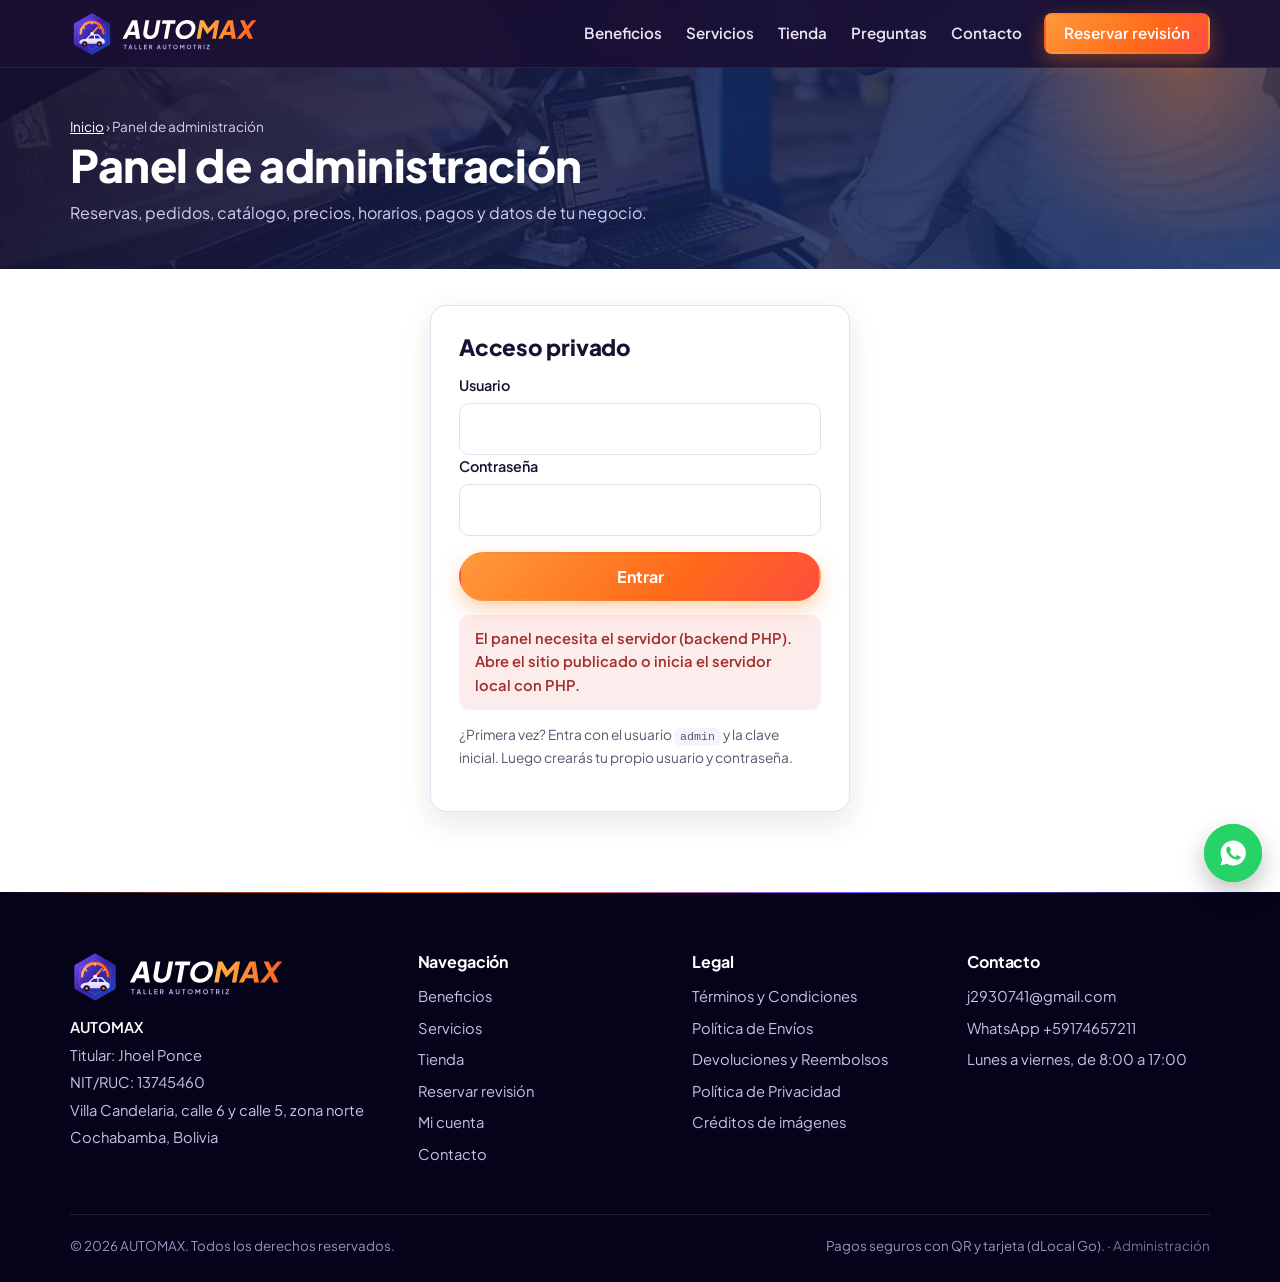
<file: admin.html>
<!DOCTYPE html>
<html lang="es">
<head>
  <meta charset="UTF-8">
  <meta name="viewport" content="width=device-width, initial-scale=1">
  <title>Panel de administración | AUTOMAX</title>
  <meta name="description" content="Panel privado para administrar el taller.">
  <meta name="robots" content="noindex, nofollow">
  <meta name="theme-color" content="#1a1033">
  <link rel="icon" type="image/svg+xml" href="assets/img/logo-automax-icono.svg">
  <link rel="preconnect" href="https://fonts.googleapis.com">
  <link rel="preconnect" href="https://fonts.gstatic.com" crossorigin>
  <link href="https://fonts.googleapis.com/css2?family=Plus+Jakarta+Sans:wght@400;600;700;800&display=swap" rel="stylesheet">
  <link rel="stylesheet" href="assets/css/styles.css">
  <script>document.documentElement.classList.add("js");</script>
  <script src="assets/js/config.js"></script>
  <script src="assets/js/common.js" defer></script>
  <script src="assets/js/admin.js" defer></script>
  <script src="assets/js/anim.js" defer></script>
</head>
<body>
<a class="skip-link" href="#contenido">Saltar al contenido</a>
<!-- HEADER -->
<header class="header">
  <div class="contenedor header__fila">
    <a class="marca" href="index.html" aria-label="AUTOMAX, ir al inicio">
      <img class="marca__logo" src="assets/img/logo-automax.svg" alt="AUTOMAX" width="187" height="44">
    </a>
    <div class="header__acciones">
      <nav id="nav" class="nav" aria-label="Menú principal">
        <a href="index.html#beneficios">Beneficios</a>
        <a href="index.html#servicios">Servicios</a>
        <a href="index.html#tienda">Tienda</a>
        <a href="index.html#preguntas">Preguntas</a>
        <a href="index.html#contacto">Contacto</a>
        <a class="btn btn--primario" href="reservar.html">Reservar revisión</a>
      </nav>
      <button class="nav-toggle" type="button" aria-controls="nav" aria-expanded="false" aria-label="Abrir menú">
        <svg viewBox="0 0 24 24" fill="none" stroke="currentColor" stroke-width="2" stroke-linecap="round" aria-hidden="true"><path d="M3 6h18M3 12h18M3 18h18"/></svg>
      </button>
    </div>
  </div>
</header>
<!-- /HEADER -->

<main id="contenido">
  <section class="pagina-cab">
    <div class="contenedor">
      <p class="migas"><a href="index.html">Inicio</a> › Panel de administración</p>
      <h1>Panel de administración</h1>
      <p id="modo-texto">Reservas, pedidos, catálogo, precios, horarios, pagos y datos de tu negocio.</p>
    </div>
  </section>

  <section class="seccion admin" style="padding-top:36px">
    <div class="contenedor">

      <!-- Acceso -->
      <div id="login" class="admin-login">
        <form class="form" id="form-login" novalidate>
          <h2 style="font-size:1.4rem">Acceso privado</h2>
          <div class="campo">
            <label for="usuario">Usuario</label>
            <input id="usuario" type="text" autocomplete="username" autocapitalize="none" spellcheck="false" required>
          </div>
          <div class="campo">
            <label for="clave">Contraseña</label>
            <input id="clave" type="password" autocomplete="current-password" required>
          </div>
          <button class="btn btn--primario btn--bloque" type="submit" style="margin-top:16px">Entrar</button>
          <div id="login-msg" role="alert"></div>
          <p class="ayuda-admin">¿Primera vez? Entra con el usuario <code>admin</code> y la clave inicial. Luego crearás tu propio usuario y contraseña.</p>
        </form>
      </div>

      <!-- Crear credenciales propias -->
      <div id="configurar" class="admin-login" hidden>
        <form class="form" id="form-configurar" novalidate>
          <h2 style="font-size:1.4rem">Crea tu acceso</h2>
          <p class="ayuda-admin" style="margin-top:0">Elige el usuario y la contraseña con los que entrarás desde ahora. La clave inicial dejará de funcionar.</p>
          <div class="campo"><label for="cf-usuario">Tu usuario</label><input id="cf-usuario" type="text" autocomplete="username" autocapitalize="none" spellcheck="false" placeholder="Ej.: jhoel o tu correo" required></div>
          <div class="campo"><label for="cf-clave">Nueva contraseña (mínimo 8 caracteres)</label><input id="cf-clave" type="password" autocomplete="new-password" required></div>
          <div class="campo"><label for="cf-clave2">Repite la contraseña</label><input id="cf-clave2" type="password" autocomplete="new-password" required></div>
          <button class="btn btn--primario btn--bloque" type="submit" style="margin-top:16px">Guardar y entrar</button>
          <div id="configurar-msg" role="alert"></div>
        </form>
      </div>

      <!-- Panel -->
      <div id="panel" hidden>
        <div class="admin-top">
          <p>Sesión: <strong id="admin-usuario"></strong> · <span id="admin-almacen"></span></p>
          <div style="display:flex;gap:8px;flex-wrap:wrap">
            <a class="btn btn--borde btn--sm" href="index.html" target="_blank" rel="noopener">Ver sitio</a>
            <button class="btn btn--borde btn--sm" type="button" id="btn-actualizar">Actualizar</button>
            <button class="btn btn--peligro btn--sm" type="button" id="btn-salir">Cerrar sesión</button>
          </div>
        </div>
        <div id="faltantes"></div>

        <nav class="admin-tabs" role="tablist" aria-label="Secciones del panel">
          <button type="button" role="tab" data-tab="reservas" aria-selected="true">Reservas <span class="tab-n" id="n-reservas"></span></button>
          <button type="button" role="tab" data-tab="pedidos" aria-selected="false">Pedidos <span class="tab-n" id="n-pedidos"></span></button>
          <button type="button" role="tab" data-tab="clientes" aria-selected="false">Clientes <span class="tab-n" id="n-clientes"></span></button>
          <button type="button" role="tab" data-tab="catalogo" aria-selected="false">Catálogo</button>
          <button type="button" role="tab" data-tab="servicios" aria-selected="false">Servicios y agenda</button>
          <button type="button" role="tab" data-tab="pagos" aria-selected="false">Pagos</button>
          <button type="button" role="tab" data-tab="negocio" aria-selected="false">Negocio</button>
          <button type="button" role="tab" data-tab="cuenta" aria-selected="false">Mi cuenta</button>
        </nav>

        <!-- Reservas -->
        <div class="admin-sec" data-sec="reservas" role="tabpanel">
          <div class="stats" id="stats"></div>
          <div class="admin-barra">
            <div class="admin-filtros">
              <div class="campo">
                <label for="f-estado">Estado</label>
                <select id="f-estado">
                  <option value="">Todos</option>
                  <option value="pendiente">Pendientes</option>
                  <option value="confirmada">Confirmadas</option>
                  <option value="completada">Completadas</option>
                  <option value="cancelada">Canceladas</option>
                </select>
              </div>
              <div class="campo"><label for="f-fecha">Desde la fecha</label><input id="f-fecha" type="date"></div>
              <div class="campo"><label for="f-buscar">Buscar</label><input id="f-buscar" type="search" placeholder="Código, nombre, placa…"></div>
            </div>
            <button class="btn btn--borde btn--sm" type="button" id="btn-csv">Exportar CSV</button>
          </div>
          <div class="reservas-lista" id="lista" aria-live="polite"></div>
        </div>

        <!-- Pedidos -->
        <div class="admin-sec" data-sec="pedidos" role="tabpanel" hidden>
          <div class="stats" id="stats-pedidos"></div>
          <div class="admin-barra">
            <div class="admin-filtros">
              <div class="campo">
                <label for="fp-estado">Estado</label>
                <select id="fp-estado">
                  <option value="">Todos</option>
                  <option value="pendiente">Pendiente de pago</option>
                  <option value="pagado">Pagado</option>
                  <option value="preparando">En preparación</option>
                  <option value="enviado">Enviado</option>
                  <option value="entregado">Entregado</option>
                  <option value="cancelado">Cancelado</option>
                </select>
              </div>
              <div class="campo"><label for="fp-buscar">Buscar</label><input id="fp-buscar" type="search" placeholder="Código, cliente, producto…"></div>
            </div>
          </div>
          <div class="reservas-lista" id="lista-pedidos" aria-live="polite"></div>
        </div>

        <!-- Clientes -->
        <div class="admin-sec" data-sec="clientes" role="tabpanel" hidden>
          <div class="stats" id="stats-clientes"></div>
          <div class="admin-barra">
            <div class="admin-filtros">
              <div class="campo"><label for="fc-buscar">Buscar cliente</label><input id="fc-buscar" type="search" placeholder="Nombre, correo o teléfono…"></div>
            </div>
          </div>
          <p class="ayuda-admin">Son los compradores que crearon su cuenta en <code>cuenta.html</code>. Si alguien olvida su contraseña, pulsa «Clave temporal» y envíasela por WhatsApp; luego podrá cambiarla en «Mi cuenta».</p>
          <div class="reservas-lista" id="lista-clientes" aria-live="polite"></div>
        </div>

        <!-- Catálogo -->
        <div class="admin-sec" data-sec="catalogo" role="tabpanel" hidden>
          <div class="admin-caja">
            <h2>Categorías</h2>
            <p class="ayuda-admin">Son los filtros de la tienda.</p>
            <div id="ed-categorias" class="ed-filas"></div>
            <button type="button" class="btn btn--borde btn--sm" id="add-categoria">+ Agregar categoría</button>
          </div>
          <div class="admin-caja">
            <div class="admin-caja__cab">
              <h2>Productos <span class="tab-n" id="n-productos"></span></h2>
              <button type="button" class="btn btn--borde btn--sm" id="add-producto">+ Agregar producto</button>
            </div>
            <div id="ed-productos" class="ed-productos"></div>
          </div>
          <div class="admin-guardar"><button type="button" class="btn btn--primario" id="guardar-catalogo">Guardar catálogo</button><span class="admin-estado" id="est-catalogo"></span></div>
        </div>

        <!-- Servicios y agenda -->
        <div class="admin-sec" data-sec="servicios" role="tabpanel" hidden>
          <div class="admin-caja">
            <div class="admin-caja__cab">
              <h2>Servicios que se pueden reservar</h2>
              <button type="button" class="btn btn--borde btn--sm" id="add-servicio">+ Agregar servicio</button>
            </div>
            <p class="ayuda-admin">El precio es el costo de la revisión en bolivianos. El adelanto se calcula con el porcentaje de abajo.</p>
            <div id="ed-servicios" class="ed-filas"></div>
          </div>
          <div class="admin-caja">
            <h2>Agenda y adelanto</h2>
            <div class="campos campos--3" id="ed-agenda"></div>
          </div>
          <div class="admin-guardar"><button type="button" class="btn btn--primario" id="guardar-servicios">Guardar servicios y agenda</button><span class="admin-estado" id="est-servicios"></span></div>
        </div>

        <!-- Pagos -->
        <div class="admin-sec" data-sec="pagos" role="tabpanel" hidden>
          <div id="ed-pagos"></div>
          <div class="admin-guardar"><button type="button" class="btn btn--primario" id="guardar-pagos">Guardar configuración de pagos</button><span class="admin-estado" id="est-pagos"></span></div>
        </div>

        <!-- Negocio -->
        <div class="admin-sec" data-sec="negocio" role="tabpanel" hidden>
          <div class="admin-caja">
            <h2>Datos de tu negocio</h2>
            <p class="ayuda-admin">Aparecen en el pie de página, las páginas legales, el contacto y los correos. Los campos vacíos se ocultan en el sitio.</p>
            <div class="campos" id="ed-negocio"></div>
          </div>
          <div class="admin-guardar"><button type="button" class="btn btn--primario" id="guardar-negocio">Guardar datos del negocio</button><span class="admin-estado" id="est-negocio"></span></div>
        </div>

        <!-- Cuenta -->
        <div class="admin-sec" data-sec="cuenta" role="tabpanel" hidden>
          <div class="admin-caja" style="max-width:520px">
            <h2>Cambiar usuario o contraseña</h2>
            <form id="form-cuenta" novalidate>
              <div class="campo"><label for="ct-usuario">Usuario</label><input id="ct-usuario" type="text" autocomplete="username" autocapitalize="none" required></div>
              <div class="campo"><label for="ct-actual">Contraseña actual</label><input id="ct-actual" type="password" autocomplete="current-password" required></div>
              <div class="campo"><label for="ct-nueva">Nueva contraseña (mínimo 8 caracteres)</label><input id="ct-nueva" type="password" autocomplete="new-password" required></div>
              <button class="btn btn--primario" type="submit" style="margin-top:14px">Guardar</button>
              <div id="cuenta-msg" role="alert"></div>
            </form>
          </div>
        </div>
      </div>
    </div>
  </section>
</main>
<!-- FOOTER -->
<footer class="footer">
  <div class="contenedor">
    <div class="footer__grid">
      <div class="footer__identidad">
        <a class="marca" href="index.html" aria-label="AUTOMAX, ir al inicio">
          <img class="marca__logo" src="assets/img/logo-automax.svg" alt="AUTOMAX" width="213" height="50" loading="lazy">
        </a>
        <p><strong data-cfg="negocio.nombre">AUTOMAX</strong></p>
        <p data-cfg-si="negocio.titular">Titular: <span data-cfg="negocio.titular"></span></p>
        <p data-cfg-si="negocio.nit">NIT/RUC: <span data-cfg="negocio.nit"></span></p>
        <p data-cfg-si="negocio.direccion"><span data-cfg="negocio.direccion"></span></p>
        <p data-cfg-si="negocio.ubicacion"><span data-cfg="negocio.ubicacion"></span></p>
      </div>
      <div>
        <h3>Navegación</h3>
        <ul>
          <li><a href="index.html#beneficios">Beneficios</a></li>
          <li><a href="index.html#servicios">Servicios</a></li>
          <li><a href="index.html#tienda">Tienda</a></li>
          <li><a href="reservar.html">Reservar revisión</a></li>
          <li><a href="cuenta.html">Mi cuenta</a></li>
          <li><a href="index.html#contacto">Contacto</a></li>
        </ul>
      </div>
      <div>
        <h3>Legal</h3>
        <ul>
          <li><a href="terminos.html">Términos y Condiciones</a></li>
          <li><a href="envios.html">Política de Envíos</a></li>
          <li><a href="reembolsos.html">Devoluciones y Reembolsos</a></li>
          <li><a href="privacidad.html">Política de Privacidad</a></li>
          <li><a href="creditos.html">Créditos de imágenes</a></li>
        </ul>
      </div>
      <div>
        <h3>Contacto</h3>
        <ul>
          <li data-cfg-si="negocio.correo"><a href="#" data-cfg-link="correo"><span data-cfg="negocio.correo"></span></a></li>
          <li data-cfg-si="negocio.whatsapp"><a href="#" data-cfg-link="whatsapp">WhatsApp <span data-cfg="negocio.whatsappFormato"></span></a></li>
          <li><span data-cfg="negocio.horarioTexto">Lunes a viernes</span></li>
        </ul>
      </div>
    </div>
    <div class="footer__base">
      <span>© <span data-anio>2026</span> <span data-cfg="negocio.nombre">AUTOMAX</span>. Todos los derechos reservados.</span>
      <span>Pagos seguros con QR y tarjeta (dLocal Go). · <a href="admin.html" rel="nofollow">Administración</a></span>
    </div>
  </div>
</footer>
<a class="wa-flotante" href="#" data-cfg-link="whatsapp" aria-label="Escríbenos por WhatsApp">
  <svg viewBox="0 0 24 24" fill="currentColor" aria-hidden="true"><path d="M12 2a10 10 0 0 0-8.6 15l-1.4 5 5.2-1.4A10 10 0 1 0 12 2zm5.5 14.1c-.2.6-1.3 1.2-1.8 1.2-.5.1-1 .1-3.3-.8-2.8-1.1-4.5-4-4.7-4.2-.1-.2-1.1-1.5-1.1-2.9 0-1.4.7-2 1-2.3.2-.3.5-.3.7-.3h.5c.2 0 .4 0 .6.5l.9 2.1c.1.2.1.3 0 .5l-.3.5-.4.4c-.1.1-.3.3-.1.6.2.3.8 1.3 1.7 2.1 1.2 1 2.1 1.4 2.4 1.5.3.1.5.1.6-.1l.9-1.1c.2-.3.4-.2.6-.1l2 1c.3.1.5.2.5.3.1.2.1.7-.1 1.2z"/></svg>
</a>
<!-- /FOOTER -->
</body>
</html>
</file>
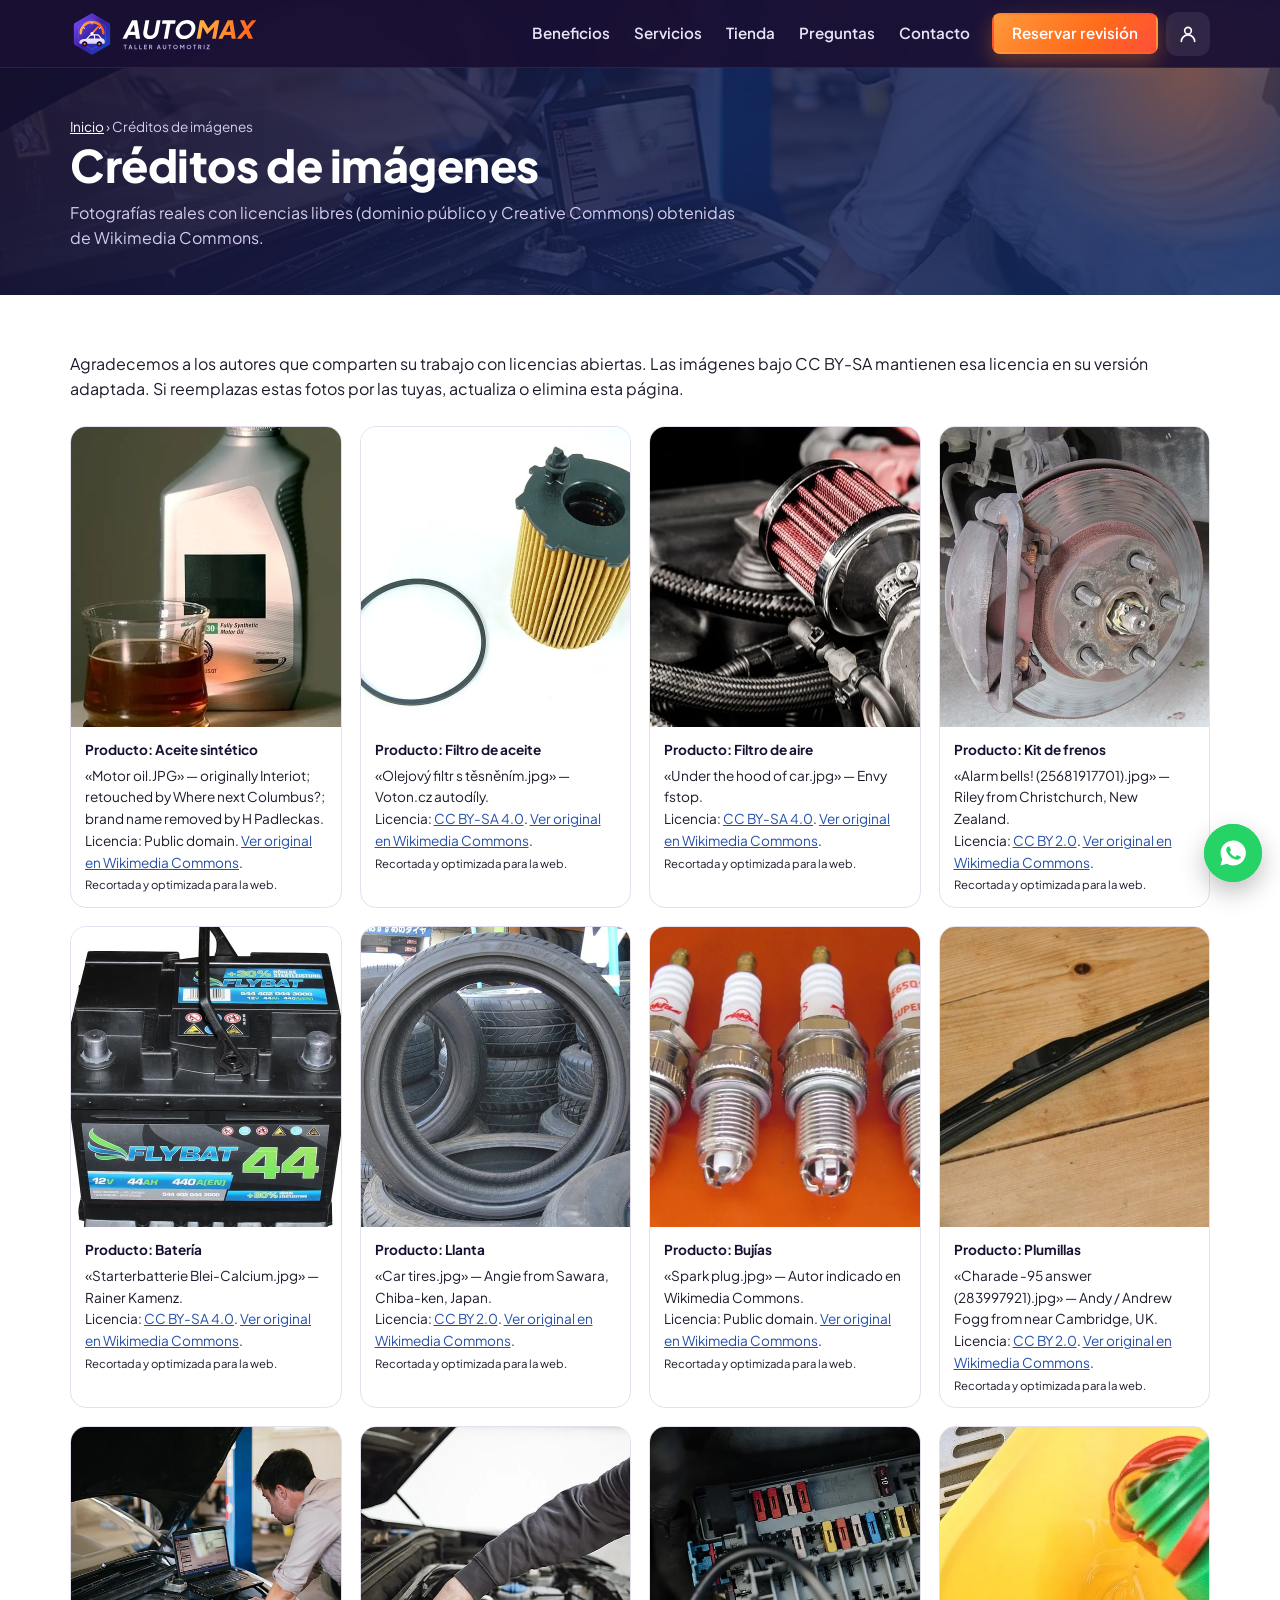
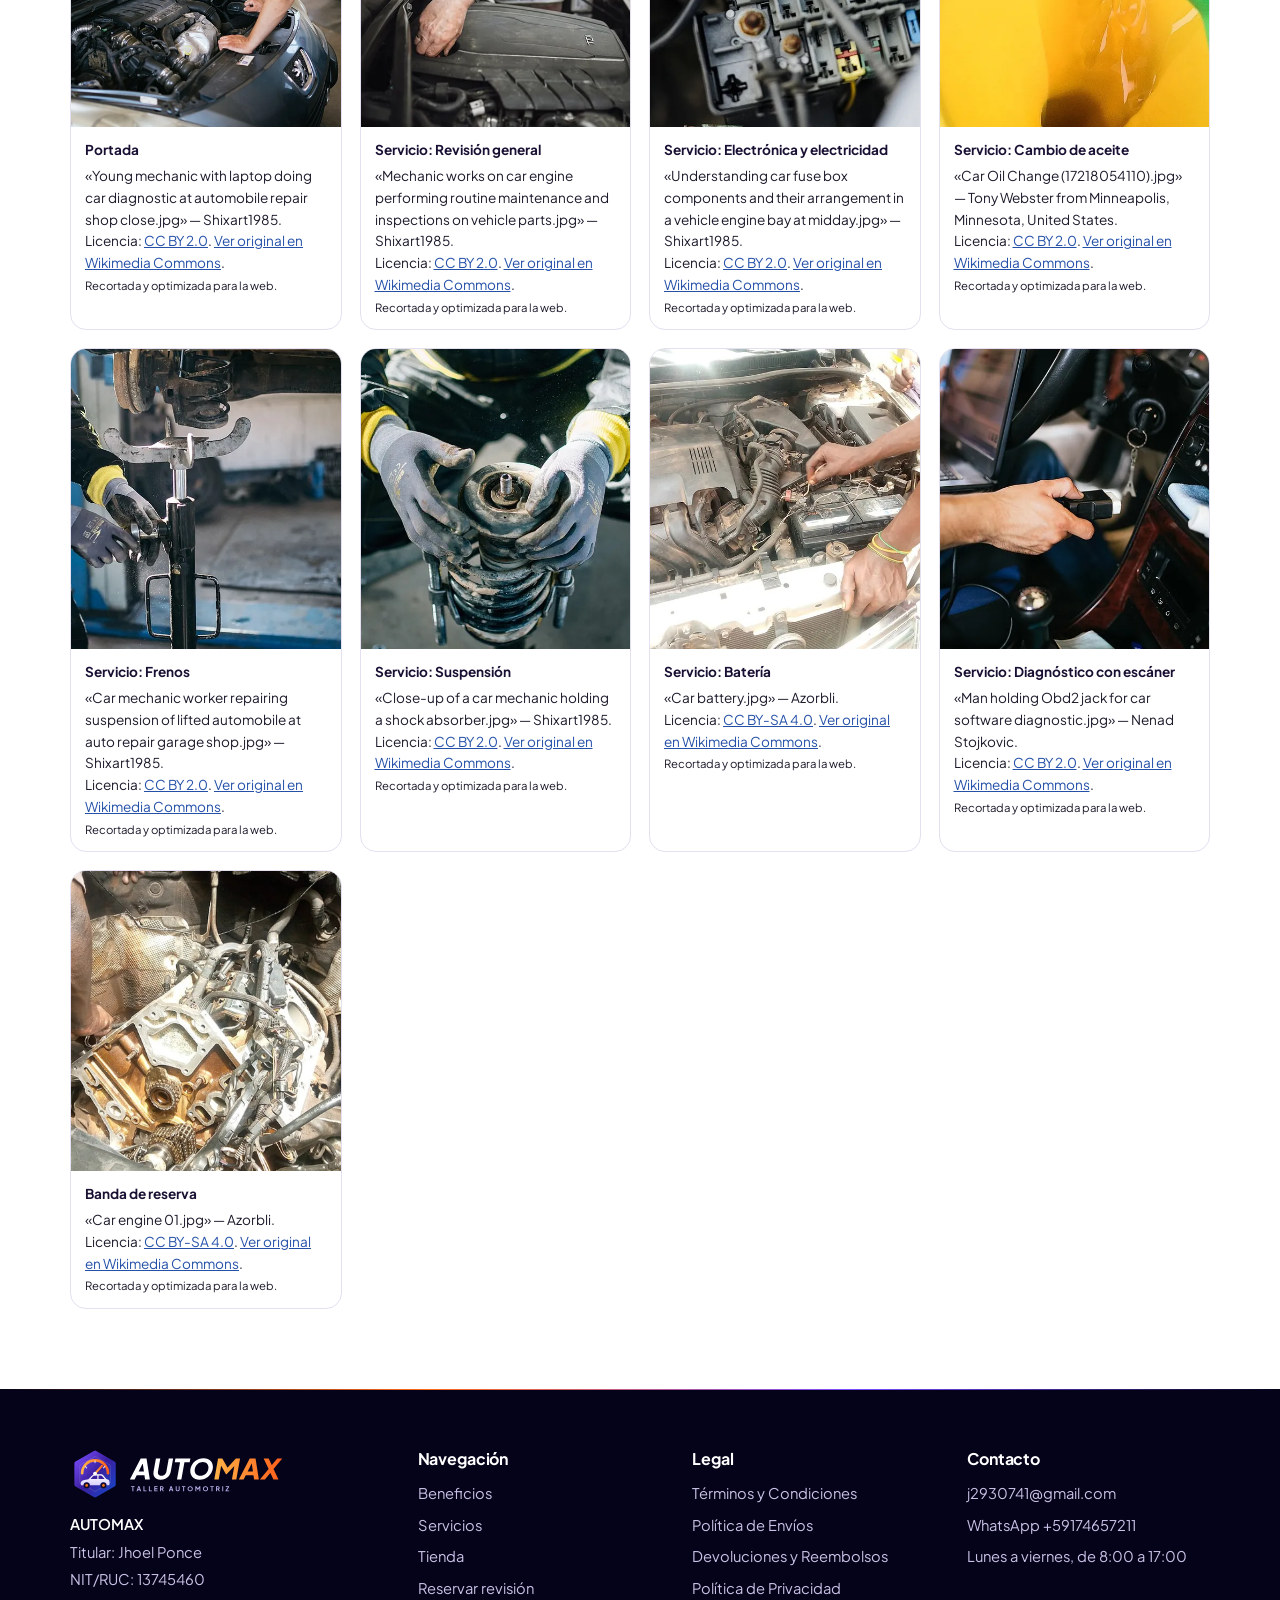
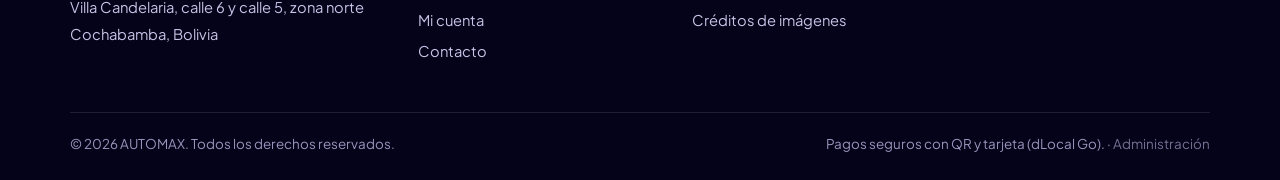
<file: creditos.html>
<!DOCTYPE html>
<html lang="es">
<head>
  <meta charset="UTF-8">
  <meta name="viewport" content="width=device-width, initial-scale=1">
  <title>Créditos de imágenes | AUTOMAX</title>
  <meta name="description" content="Autores y licencias de las fotografías usadas en el sitio.">
  <meta name="theme-color" content="#1a1033">
  <link rel="icon" type="image/svg+xml" href="assets/img/logo-automax-icono.svg">
  <link rel="preconnect" href="https://fonts.googleapis.com">
  <link rel="preconnect" href="https://fonts.gstatic.com" crossorigin>
  <link href="https://fonts.googleapis.com/css2?family=Plus+Jakarta+Sans:wght@400;600;700;800&display=swap" rel="stylesheet">
  <link rel="stylesheet" href="assets/css/styles.css">
  <script>document.documentElement.classList.add("js");</script>
  <script src="assets/js/config.js"></script>
  <script src="assets/js/common.js" defer></script>
  <script src="assets/js/anim.js" defer></script>
</head>
<body>
<a class="skip-link" href="#contenido">Saltar al contenido</a>
<!-- HEADER -->
<header class="header">
  <div class="contenedor header__fila">
    <a class="marca" href="index.html" aria-label="AUTOMAX, ir al inicio">
      <img class="marca__logo" src="assets/img/logo-automax.svg" alt="AUTOMAX" width="187" height="44">
    </a>
    <div class="header__acciones">
      <nav id="nav" class="nav" aria-label="Menú principal">
        <a href="index.html#beneficios">Beneficios</a>
        <a href="index.html#servicios">Servicios</a>
        <a href="index.html#tienda">Tienda</a>
        <a href="index.html#preguntas">Preguntas</a>
        <a href="index.html#contacto">Contacto</a>
        <a class="btn btn--primario" href="reservar.html">Reservar revisión</a>
      </nav>
      <button class="nav-toggle" type="button" aria-controls="nav" aria-expanded="false" aria-label="Abrir menú">
        <svg viewBox="0 0 24 24" fill="none" stroke="currentColor" stroke-width="2" stroke-linecap="round" aria-hidden="true"><path d="M3 6h18M3 12h18M3 18h18"/></svg>
      </button>
    </div>
  </div>
</header>
<!-- /HEADER -->
<main id="contenido">
  <section class="pagina-cab">
    <div class="contenedor">
      <p class="migas"><a href="index.html">Inicio</a> › Créditos de imágenes</p>
      <h1>Créditos de imágenes</h1>
      <p>Fotografías reales con licencias libres (dominio público y Creative Commons) obtenidas de Wikimedia Commons.</p>
    </div>
  </section>
  <article class="legal" style="max-width:var(--max)">
    <p>Agradecemos a los autores que comparten su trabajo con licencias abiertas. Las imágenes bajo CC BY-SA mantienen esa licencia en su versión adaptada. Si reemplazas estas fotos por las tuyas, actualiza o elimina esta página.</p>
    <div class="creditos-grid">
      <figure class="credito" data-anim="arriba" style="--d:0">
        <img src="assets/img/productos/aceite.webp" alt="Producto: Aceite sintético" loading="lazy" width="480" height="300">
        <div><b>Producto: Aceite sintético</b>
        «Motor oil.JPG» — originally Interiot; retouched by Where next Columbus?; brand name removed by H Padleckas.<br>
        Licencia: Public domain.
        <a href="https://commons.wikimedia.org/wiki/File:Motor_oil.JPG" target="_blank" rel="noopener">Ver original en Wikimedia Commons</a>.
        <br><small>Recortada y optimizada para la web.</small></div>
      </figure>
      <figure class="credito" data-anim="arriba" style="--d:1">
        <img src="assets/img/productos/filtro-aceite.webp" alt="Producto: Filtro de aceite" loading="lazy" width="480" height="300">
        <div><b>Producto: Filtro de aceite</b>
        «Olejový filtr s těsněním.jpg» — Voton.cz autodíly.<br>
        Licencia: <a href="https://creativecommons.org/licenses/by-sa/4.0" target="_blank" rel="noopener">CC BY-SA 4.0</a>.
        <a href="https://commons.wikimedia.org/wiki/File:Olejov%C3%BD_filtr_s_t%C4%9Bsn%C4%9Bn%C3%ADm.jpg" target="_blank" rel="noopener">Ver original en Wikimedia Commons</a>.
        <br><small>Recortada y optimizada para la web.</small></div>
      </figure>
      <figure class="credito" data-anim="arriba" style="--d:2">
        <img src="assets/img/productos/filtro-aire.webp" alt="Producto: Filtro de aire" loading="lazy" width="480" height="300">
        <div><b>Producto: Filtro de aire</b>
        «Under the hood of car.jpg» — Envy fstop.<br>
        Licencia: <a href="https://creativecommons.org/licenses/by-sa/4.0" target="_blank" rel="noopener">CC BY-SA 4.0</a>.
        <a href="https://commons.wikimedia.org/wiki/File:Under_the_hood_of_car.jpg" target="_blank" rel="noopener">Ver original en Wikimedia Commons</a>.
        <br><small>Recortada y optimizada para la web.</small></div>
      </figure>
      <figure class="credito" data-anim="arriba" style="--d:3">
        <img src="assets/img/productos/frenos.webp" alt="Producto: Kit de frenos" loading="lazy" width="480" height="300">
        <div><b>Producto: Kit de frenos</b>
        «Alarm bells! (25681917701).jpg» — Riley from Christchurch, New Zealand.<br>
        Licencia: <a href="https://creativecommons.org/licenses/by/2.0" target="_blank" rel="noopener">CC BY 2.0</a>.
        <a href="https://commons.wikimedia.org/wiki/File:Alarm_bells!_(25681917701).jpg" target="_blank" rel="noopener">Ver original en Wikimedia Commons</a>.
        <br><small>Recortada y optimizada para la web.</small></div>
      </figure>
      <figure class="credito" data-anim="arriba" style="--d:0">
        <img src="assets/img/productos/bateria.webp" alt="Producto: Batería" loading="lazy" width="480" height="300">
        <div><b>Producto: Batería</b>
        «Starterbatterie Blei-Calcium.jpg» — Rainer Kamenz.<br>
        Licencia: <a href="https://creativecommons.org/licenses/by-sa/4.0" target="_blank" rel="noopener">CC BY-SA 4.0</a>.
        <a href="https://commons.wikimedia.org/wiki/File:Starterbatterie_Blei-Calcium.jpg" target="_blank" rel="noopener">Ver original en Wikimedia Commons</a>.
        <br><small>Recortada y optimizada para la web.</small></div>
      </figure>
      <figure class="credito" data-anim="arriba" style="--d:1">
        <img src="assets/img/productos/llanta.webp" alt="Producto: Llanta" loading="lazy" width="480" height="300">
        <div><b>Producto: Llanta</b>
        «Car tires.jpg» — Angie from Sawara, Chiba-ken, Japan.<br>
        Licencia: <a href="https://creativecommons.org/licenses/by/2.0" target="_blank" rel="noopener">CC BY 2.0</a>.
        <a href="https://commons.wikimedia.org/wiki/File:Car_tires.jpg" target="_blank" rel="noopener">Ver original en Wikimedia Commons</a>.
        <br><small>Recortada y optimizada para la web.</small></div>
      </figure>
      <figure class="credito" data-anim="arriba" style="--d:2">
        <img src="assets/img/productos/bujias.webp" alt="Producto: Bujías" loading="lazy" width="480" height="300">
        <div><b>Producto: Bujías</b>
        «Spark plug.jpg» — Autor indicado en Wikimedia Commons.<br>
        Licencia: Public domain.
        <a href="https://commons.wikimedia.org/wiki/File:Spark_plug.jpg" target="_blank" rel="noopener">Ver original en Wikimedia Commons</a>.
        <br><small>Recortada y optimizada para la web.</small></div>
      </figure>
      <figure class="credito" data-anim="arriba" style="--d:3">
        <img src="assets/img/productos/plumillas.webp" alt="Producto: Plumillas" loading="lazy" width="480" height="300">
        <div><b>Producto: Plumillas</b>
        «Charade -95 answer (283997921).jpg» — Andy / Andrew Fogg from near Cambridge, UK.<br>
        Licencia: <a href="https://creativecommons.org/licenses/by/2.0" target="_blank" rel="noopener">CC BY 2.0</a>.
        <a href="https://commons.wikimedia.org/wiki/File:Charade_-95_answer_(283997921).jpg" target="_blank" rel="noopener">Ver original en Wikimedia Commons</a>.
        <br><small>Recortada y optimizada para la web.</small></div>
      </figure>
      <figure class="credito" data-anim="arriba" style="--d:0">
        <img src="assets/img/fotos/hero.webp" alt="Portada" loading="lazy" width="480" height="300">
        <div><b>Portada</b>
        «Young mechanic with laptop doing car diagnostic at automobile repair shop close.jpg» — Shixart1985.<br>
        Licencia: <a href="https://creativecommons.org/licenses/by/2.0" target="_blank" rel="noopener">CC BY 2.0</a>.
        <a href="https://commons.wikimedia.org/wiki/File:Young_mechanic_with_laptop_doing_car_diagnostic_at_automobile_repair_shop_close.jpg" target="_blank" rel="noopener">Ver original en Wikimedia Commons</a>.
        <br><small>Recortada y optimizada para la web.</small></div>
      </figure>
      <figure class="credito" data-anim="arriba" style="--d:1">
        <img src="assets/img/fotos/revision.webp" alt="Servicio: Revisión general" loading="lazy" width="480" height="300">
        <div><b>Servicio: Revisión general</b>
        «Mechanic works on car engine performing routine maintenance and inspections on vehicle parts.jpg» — Shixart1985.<br>
        Licencia: <a href="https://creativecommons.org/licenses/by/2.0" target="_blank" rel="noopener">CC BY 2.0</a>.
        <a href="https://commons.wikimedia.org/wiki/File:Mechanic_works_on_car_engine_performing_routine_maintenance_and_inspections_on_vehicle_parts.jpg" target="_blank" rel="noopener">Ver original en Wikimedia Commons</a>.
        <br><small>Recortada y optimizada para la web.</small></div>
      </figure>
      <figure class="credito" data-anim="arriba" style="--d:1">
        <img src="assets/img/fotos/electrico.webp" alt="Servicio: Electrónica y electricidad" loading="lazy" width="480" height="300">
        <div><b>Servicio: Electrónica y electricidad</b>
        «Understanding car fuse box components and their arrangement in a vehicle engine bay at midday.jpg» — Shixart1985.<br>
        Licencia: <a href="https://creativecommons.org/licenses/by/2.0" target="_blank" rel="noopener">CC BY 2.0</a>.
        <a href="https://commons.wikimedia.org/wiki/File:Understanding_car_fuse_box_components_and_their_arrangement_in_a_vehicle_engine_bay_at_midday.jpg" target="_blank" rel="noopener">Ver original en Wikimedia Commons</a>.
        <br><small>Recortada y optimizada para la web.</small></div>
      </figure>
      <figure class="credito" data-anim="arriba" style="--d:2">
        <img src="assets/img/fotos/aceite.webp" alt="Servicio: Cambio de aceite" loading="lazy" width="480" height="300">
        <div><b>Servicio: Cambio de aceite</b>
        «Car Oil Change (17218054110).jpg» — Tony Webster from Minneapolis, Minnesota, United States.<br>
        Licencia: <a href="https://creativecommons.org/licenses/by/2.0" target="_blank" rel="noopener">CC BY 2.0</a>.
        <a href="https://commons.wikimedia.org/wiki/File:Car_Oil_Change_(17218054110).jpg" target="_blank" rel="noopener">Ver original en Wikimedia Commons</a>.
        <br><small>Recortada y optimizada para la web.</small></div>
      </figure>
      <figure class="credito" data-anim="arriba" style="--d:3">
        <img src="assets/img/fotos/frenos.webp" alt="Servicio: Frenos" loading="lazy" width="480" height="300">
        <div><b>Servicio: Frenos</b>
        «Car mechanic worker repairing suspension of lifted automobile at auto repair garage shop.jpg» — Shixart1985.<br>
        Licencia: <a href="https://creativecommons.org/licenses/by/2.0" target="_blank" rel="noopener">CC BY 2.0</a>.
        <a href="https://commons.wikimedia.org/wiki/File:Car_mechanic_worker_repairing_suspension_of_lifted_automobile_at_auto_repair_garage_shop.jpg" target="_blank" rel="noopener">Ver original en Wikimedia Commons</a>.
        <br><small>Recortada y optimizada para la web.</small></div>
      </figure>
      <figure class="credito" data-anim="arriba" style="--d:0">
        <img src="assets/img/fotos/suspension.webp" alt="Servicio: Suspensión" loading="lazy" width="480" height="300">
        <div><b>Servicio: Suspensión</b>
        «Close-up of a car mechanic holding a shock absorber.jpg» — Shixart1985.<br>
        Licencia: <a href="https://creativecommons.org/licenses/by/2.0" target="_blank" rel="noopener">CC BY 2.0</a>.
        <a href="https://commons.wikimedia.org/wiki/File:Close-up_of_a_car_mechanic_holding_a_shock_absorber.jpg" target="_blank" rel="noopener">Ver original en Wikimedia Commons</a>.
        <br><small>Recortada y optimizada para la web.</small></div>
      </figure>
      <figure class="credito" data-anim="arriba" style="--d:1">
        <img src="assets/img/fotos/bateria.webp" alt="Servicio: Batería" loading="lazy" width="480" height="300">
        <div><b>Servicio: Batería</b>
        «Car battery.jpg» — Azorbli.<br>
        Licencia: <a href="https://creativecommons.org/licenses/by-sa/4.0" target="_blank" rel="noopener">CC BY-SA 4.0</a>.
        <a href="https://commons.wikimedia.org/wiki/File:Car_battery.jpg" target="_blank" rel="noopener">Ver original en Wikimedia Commons</a>.
        <br><small>Recortada y optimizada para la web.</small></div>
      </figure>
      <figure class="credito" data-anim="arriba" style="--d:2">
        <img src="assets/img/fotos/escaner.webp" alt="Servicio: Diagnóstico con escáner" loading="lazy" width="480" height="300">
        <div><b>Servicio: Diagnóstico con escáner</b>
        «Man holding Obd2 jack for car software diagnostic.jpg» — Nenad Stojkovic.<br>
        Licencia: <a href="https://creativecommons.org/licenses/by/2.0" target="_blank" rel="noopener">CC BY 2.0</a>.
        <a href="https://commons.wikimedia.org/wiki/File:Man_holding_Obd2_jack_for_car_software_diagnostic.jpg" target="_blank" rel="noopener">Ver original en Wikimedia Commons</a>.
        <br><small>Recortada y optimizada para la web.</small></div>
      </figure>
      <figure class="credito" data-anim="arriba" style="--d:3">
        <img src="assets/img/fotos/cta.webp" alt="Banda de reserva" loading="lazy" width="480" height="300">
        <div><b>Banda de reserva</b>
        «Car engine 01.jpg» — Azorbli.<br>
        Licencia: <a href="https://creativecommons.org/licenses/by-sa/4.0" target="_blank" rel="noopener">CC BY-SA 4.0</a>.
        <a href="https://commons.wikimedia.org/wiki/File:Car_engine_01.jpg" target="_blank" rel="noopener">Ver original en Wikimedia Commons</a>.
        <br><small>Recortada y optimizada para la web.</small></div>
      </figure>
    </div>
  </article>
</main>
<!-- FOOTER -->
<footer class="footer">
  <div class="contenedor">
    <div class="footer__grid">
      <div class="footer__identidad">
        <a class="marca" href="index.html" aria-label="AUTOMAX, ir al inicio">
          <img class="marca__logo" src="assets/img/logo-automax.svg" alt="AUTOMAX" width="213" height="50" loading="lazy">
        </a>
        <p><strong data-cfg="negocio.nombre">AUTOMAX</strong></p>
        <p data-cfg-si="negocio.titular">Titular: <span data-cfg="negocio.titular"></span></p>
        <p data-cfg-si="negocio.nit">NIT/RUC: <span data-cfg="negocio.nit"></span></p>
        <p data-cfg-si="negocio.direccion"><span data-cfg="negocio.direccion"></span></p>
        <p data-cfg-si="negocio.ubicacion"><span data-cfg="negocio.ubicacion"></span></p>
      </div>
      <div>
        <h3>Navegación</h3>
        <ul>
          <li><a href="index.html#beneficios">Beneficios</a></li>
          <li><a href="index.html#servicios">Servicios</a></li>
          <li><a href="index.html#tienda">Tienda</a></li>
          <li><a href="reservar.html">Reservar revisión</a></li>
          <li><a href="cuenta.html">Mi cuenta</a></li>
          <li><a href="index.html#contacto">Contacto</a></li>
        </ul>
      </div>
      <div>
        <h3>Legal</h3>
        <ul>
          <li><a href="terminos.html">Términos y Condiciones</a></li>
          <li><a href="envios.html">Política de Envíos</a></li>
          <li><a href="reembolsos.html">Devoluciones y Reembolsos</a></li>
          <li><a href="privacidad.html">Política de Privacidad</a></li>
          <li><a href="creditos.html">Créditos de imágenes</a></li>
        </ul>
      </div>
      <div>
        <h3>Contacto</h3>
        <ul>
          <li data-cfg-si="negocio.correo"><a href="#" data-cfg-link="correo"><span data-cfg="negocio.correo"></span></a></li>
          <li data-cfg-si="negocio.whatsapp"><a href="#" data-cfg-link="whatsapp">WhatsApp <span data-cfg="negocio.whatsappFormato"></span></a></li>
          <li><span data-cfg="negocio.horarioTexto">Lunes a viernes</span></li>
        </ul>
      </div>
    </div>
    <div class="footer__base">
      <span>© <span data-anio>2026</span> <span data-cfg="negocio.nombre">AUTOMAX</span>. Todos los derechos reservados.</span>
      <span>Pagos seguros con QR y tarjeta (dLocal Go). · <a href="admin.html" rel="nofollow">Administración</a></span>
    </div>
  </div>
</footer>
<a class="wa-flotante" href="#" data-cfg-link="whatsapp" aria-label="Escríbenos por WhatsApp">
  <svg viewBox="0 0 24 24" fill="currentColor" aria-hidden="true"><path d="M12 2a10 10 0 0 0-8.6 15l-1.4 5 5.2-1.4A10 10 0 1 0 12 2zm5.5 14.1c-.2.6-1.3 1.2-1.8 1.2-.5.1-1 .1-3.3-.8-2.8-1.1-4.5-4-4.7-4.2-.1-.2-1.1-1.5-1.1-2.9 0-1.4.7-2 1-2.3.2-.3.5-.3.7-.3h.5c.2 0 .4 0 .6.5l.9 2.1c.1.2.1.3 0 .5l-.3.5-.4.4c-.1.1-.3.3-.1.6.2.3.8 1.3 1.7 2.1 1.2 1 2.1 1.4 2.4 1.5.3.1.5.1.6-.1l.9-1.1c.2-.3.4-.2.6-.1l2 1c.3.1.5.2.5.3.1.2.1.7-.1 1.2z"/></svg>
</a>
<!-- /FOOTER -->
</body>
</html>
</file>
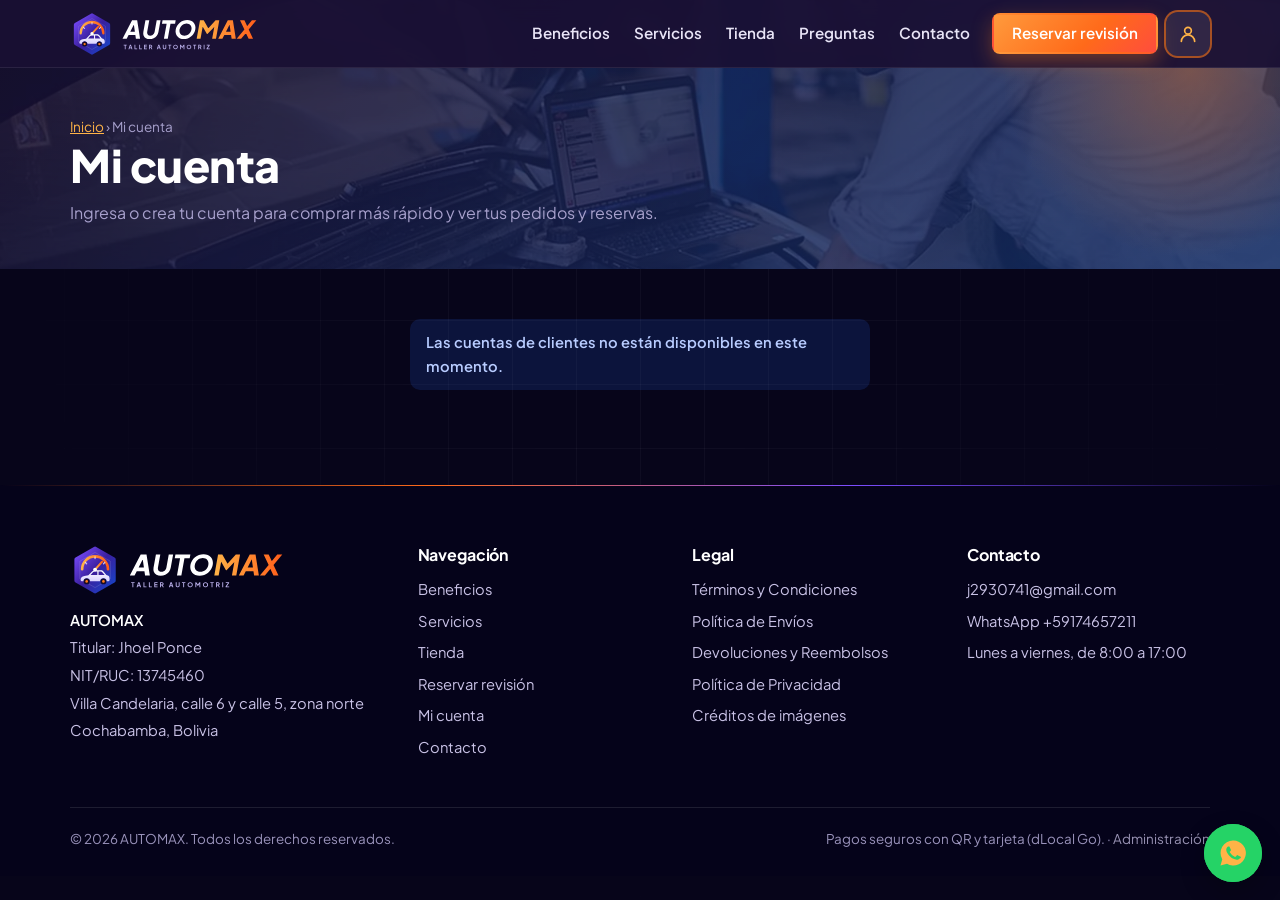
<file: cuenta.html>
<!DOCTYPE html>
<html lang="es">
<head>
  <meta charset="UTF-8">
  <meta name="viewport" content="width=device-width, initial-scale=1">
  <meta name="robots" content="noindex">
  <title>Mi cuenta | AUTOMAX</title>
  <meta name="description" content="Ingresa o crea tu cuenta de cliente en AUTOMAX.">
  <meta name="theme-color" content="#1a1033">
  <link rel="icon" type="image/svg+xml" href="assets/img/logo-automax-icono.svg">
  <link rel="preconnect" href="https://fonts.googleapis.com">
  <link rel="preconnect" href="https://fonts.gstatic.com" crossorigin>
  <link href="https://fonts.googleapis.com/css2?family=Plus+Jakarta+Sans:wght@400;600;700;800&display=swap" rel="stylesheet">
  <link rel="stylesheet" href="assets/css/styles.css">
  <script>document.documentElement.classList.add("js");</script>
  <script src="assets/js/config.js"></script>
  <script src="assets/js/common.js" defer></script>
  <script src="assets/js/cuenta.js" defer></script>
  <script src="assets/js/anim.js" defer></script>
</head>
<body class="oscuro">
<a class="skip-link" href="#contenido">Saltar al contenido</a>
<!-- HEADER -->
<header class="header">
  <div class="contenedor header__fila">
    <a class="marca" href="index.html" aria-label="AUTOMAX, ir al inicio">
      <img class="marca__logo" src="assets/img/logo-automax.svg" alt="AUTOMAX" width="187" height="44">
    </a>
    <div class="header__acciones">
      <nav id="nav" class="nav" aria-label="Menú principal">
        <a href="index.html#beneficios">Beneficios</a>
        <a href="index.html#servicios">Servicios</a>
        <a href="index.html#tienda">Tienda</a>
        <a href="index.html#preguntas">Preguntas</a>
        <a href="index.html#contacto">Contacto</a>
        <a class="btn btn--primario" href="reservar.html">Reservar revisión</a>
      </nav>
      <button class="nav-toggle" type="button" aria-controls="nav" aria-expanded="false" aria-label="Abrir menú">
        <svg viewBox="0 0 24 24" fill="none" stroke="currentColor" stroke-width="2" stroke-linecap="round" aria-hidden="true"><path d="M3 6h18M3 12h18M3 18h18"/></svg>
      </button>
    </div>
  </div>
</header>
<!-- /HEADER -->

<main id="contenido">
  <section class="pagina-cab">
    <div class="contenedor">
      <p class="migas"><a href="index.html">Inicio</a> › Mi cuenta</p>
      <h1 id="cuenta-titulo">Mi cuenta</h1>
      <p id="cuenta-sub">Ingresa o crea tu cuenta para comprar más rápido y ver tus pedidos y reservas.</p>
    </div>
  </section>

  <section class="seccion cuenta" style="padding-top:36px">
    <div class="contenedor">

      <!-- Acceso / registro -->
      <div id="acceso" class="cuenta-acceso" hidden>
        <div class="cuenta-tabs" role="tablist" aria-label="Acceso de clientes">
          <button type="button" role="tab" id="tab-ingresar" aria-selected="true" aria-controls="form-ingresar">Ingresar</button>
          <button type="button" role="tab" id="tab-registro" aria-selected="false" aria-controls="form-registro">Crear cuenta</button>
        </div>

        <form class="form" id="form-ingresar" role="tabpanel" aria-labelledby="tab-ingresar" novalidate>
          <h2>Bienvenido de nuevo</h2>
          <div class="campo"><label for="in-correo">Correo electrónico</label><input id="in-correo" name="correo" type="text" inputmode="email" autocomplete="username" autocapitalize="none" spellcheck="false" required maxlength="120"></div>
          <div class="campo"><label for="in-clave">Contraseña</label>
            <div class="clave-campo"><input id="in-clave" name="clave" type="password" autocomplete="current-password" required><button type="button" class="ver-clave" aria-label="Mostrar contraseña">Ver</button></div></div>
          <button class="btn btn--primario btn--bloque" type="submit">Ingresar</button>
          <div class="msg" role="alert"></div>
          <p class="cuenta-ayuda">¿Olvidaste tu contraseña? Escríbenos por <a href="#" data-cfg-link="whatsapp" data-wa-texto="Hola, olvidé la contraseña de mi cuenta en la tienda.">WhatsApp</a> y te damos una clave temporal.</p>
        </form>

        <form class="form" id="form-registro" role="tabpanel" aria-labelledby="tab-registro" novalidate hidden>
          <h2>Crea tu cuenta</h2>
          <div class="campo"><label for="rg-nombre">Nombre completo</label><input id="rg-nombre" name="nombre" autocomplete="name" required maxlength="80"></div>
          <div class="campo"><label for="rg-correo">Correo electrónico</label><input id="rg-correo" name="correo" type="email" autocomplete="email" required maxlength="120"></div>
          <div class="campo"><label for="rg-telefono">Teléfono / WhatsApp</label><input id="rg-telefono" name="telefono" type="tel" autocomplete="tel" required maxlength="20" placeholder="Ej.: 74657211"></div>
          <div class="campo"><label for="rg-clave">Contraseña (mínimo 8 caracteres)</label>
            <div class="clave-campo"><input id="rg-clave" name="clave" type="password" autocomplete="new-password" required minlength="8"><button type="button" class="ver-clave" aria-label="Mostrar contraseña">Ver</button></div></div>
          <label class="check"><input type="checkbox" name="acepto" required> <span>Acepto los <a href="terminos.html" target="_blank" rel="noopener">Términos</a> y la <a href="privacidad.html" target="_blank" rel="noopener">Política de Privacidad</a>.</span></label>
          <button class="btn btn--primario btn--bloque" type="submit">Crear cuenta</button>
          <div class="msg" role="alert"></div>
        </form>

        <ul class="cuenta-beneficios">
          <li>Compra más rápido: tus datos se completan solos.</li>
          <li>Revisa el estado de tus pedidos y reservas.</li>
          <li>Paga pedidos pendientes cuando quieras.</li>
        </ul>
      </div>

      <!-- Panel del cliente -->
      <div id="panel-cliente" hidden>
        <div class="cuenta-cab">
          <div class="cuenta-avatar" id="cl-avatar" aria-hidden="true"></div>
          <div>
            <h2 id="cl-hola">Hola</h2>
            <p id="cl-correo"></p>
          </div>
          <div class="cuenta-cab__acciones">
            <a class="btn btn--primario btn--sm" href="index.html#tienda">Ir a la tienda</a>
            <a class="btn btn--secundario btn--sm" href="reservar.html">Reservar revisión</a>
            <button type="button" class="btn btn--borde btn--sm" id="btn-salir-cliente">Cerrar sesión</button>
          </div>
        </div>

        <div class="cuenta-grid">
          <div>
            <div class="cuenta-caja">
              <h3>Mis pedidos</h3>
              <div id="cl-pedidos" class="cuenta-lista"><p class="vacio">Cargando…</p></div>
            </div>
            <div class="cuenta-caja">
              <h3>Mis reservas</h3>
              <div id="cl-reservas" class="cuenta-lista"><p class="vacio">Cargando…</p></div>
            </div>
          </div>
          <div>
            <form class="cuenta-caja" id="form-perfil" novalidate>
              <h3>Mis datos</h3>
              <div class="campo"><label for="pf-nombre">Nombre completo</label><input id="pf-nombre" name="nombre" autocomplete="name" maxlength="80"></div>
              <div class="campo"><label for="pf-telefono">Teléfono / WhatsApp</label><input id="pf-telefono" name="telefono" type="tel" autocomplete="tel" maxlength="20"></div>
              <div class="campo"><label for="pf-direccion">Dirección de envío (opcional)</label><input id="pf-direccion" name="direccion" autocomplete="street-address" maxlength="200"></div>
              <button class="btn btn--primario btn--sm" type="submit">Guardar datos</button>
              <div class="msg" role="status"></div>
            </form>
            <form class="cuenta-caja" id="form-clave" novalidate>
              <h3>Cambiar contraseña</h3>
              <div class="campo"><label for="ck-actual">Contraseña actual</label><input id="ck-actual" name="actual" type="password" autocomplete="current-password"></div>
              <div class="campo"><label for="ck-nueva">Nueva contraseña (mínimo 8)</label><input id="ck-nueva" name="nueva" type="password" autocomplete="new-password"></div>
              <button class="btn btn--borde btn--sm" type="submit">Cambiar contraseña</button>
              <div class="msg" role="status"></div>
            </form>
          </div>
        </div>
      </div>

    </div>
  </section>
</main>
<!-- FOOTER -->
<footer class="footer">
  <div class="contenedor">
    <div class="footer__grid">
      <div class="footer__identidad">
        <a class="marca" href="index.html" aria-label="AUTOMAX, ir al inicio">
          <img class="marca__logo" src="assets/img/logo-automax.svg" alt="AUTOMAX" width="213" height="50" loading="lazy">
        </a>
        <p><strong data-cfg="negocio.nombre">AUTOMAX</strong></p>
        <p data-cfg-si="negocio.titular">Titular: <span data-cfg="negocio.titular"></span></p>
        <p data-cfg-si="negocio.nit">NIT/RUC: <span data-cfg="negocio.nit"></span></p>
        <p data-cfg-si="negocio.direccion"><span data-cfg="negocio.direccion"></span></p>
        <p data-cfg-si="negocio.ubicacion"><span data-cfg="negocio.ubicacion"></span></p>
      </div>
      <div>
        <h3>Navegación</h3>
        <ul>
          <li><a href="index.html#beneficios">Beneficios</a></li>
          <li><a href="index.html#servicios">Servicios</a></li>
          <li><a href="index.html#tienda">Tienda</a></li>
          <li><a href="reservar.html">Reservar revisión</a></li>
          <li><a href="cuenta.html">Mi cuenta</a></li>
          <li><a href="index.html#contacto">Contacto</a></li>
        </ul>
      </div>
      <div>
        <h3>Legal</h3>
        <ul>
          <li><a href="terminos.html">Términos y Condiciones</a></li>
          <li><a href="envios.html">Política de Envíos</a></li>
          <li><a href="reembolsos.html">Devoluciones y Reembolsos</a></li>
          <li><a href="privacidad.html">Política de Privacidad</a></li>
          <li><a href="creditos.html">Créditos de imágenes</a></li>
        </ul>
      </div>
      <div>
        <h3>Contacto</h3>
        <ul>
          <li data-cfg-si="negocio.correo"><a href="#" data-cfg-link="correo"><span data-cfg="negocio.correo"></span></a></li>
          <li data-cfg-si="negocio.whatsapp"><a href="#" data-cfg-link="whatsapp">WhatsApp <span data-cfg="negocio.whatsappFormato"></span></a></li>
          <li><span data-cfg="negocio.horarioTexto">Lunes a viernes</span></li>
        </ul>
      </div>
    </div>
    <div class="footer__base">
      <span>© <span data-anio>2026</span> <span data-cfg="negocio.nombre">AUTOMAX</span>. Todos los derechos reservados.</span>
      <span>Pagos seguros con QR y tarjeta (dLocal Go). · <a href="admin.html" rel="nofollow">Administración</a></span>
    </div>
  </div>
</footer>
<a class="wa-flotante" href="#" data-cfg-link="whatsapp" aria-label="Escríbenos por WhatsApp">
  <svg viewBox="0 0 24 24" fill="currentColor" aria-hidden="true"><path d="M12 2a10 10 0 0 0-8.6 15l-1.4 5 5.2-1.4A10 10 0 1 0 12 2zm5.5 14.1c-.2.6-1.3 1.2-1.8 1.2-.5.1-1 .1-3.3-.8-2.8-1.1-4.5-4-4.7-4.2-.1-.2-1.1-1.5-1.1-2.9 0-1.4.7-2 1-2.3.2-.3.5-.3.7-.3h.5c.2 0 .4 0 .6.5l.9 2.1c.1.2.1.3 0 .5l-.3.5-.4.4c-.1.1-.3.3-.1.6.2.3.8 1.3 1.7 2.1 1.2 1 2.1 1.4 2.4 1.5.3.1.5.1.6-.1l.9-1.1c.2-.3.4-.2.6-.1l2 1c.3.1.5.2.5.3.1.2.1.7-.1 1.2z"/></svg>
</a>
<!-- /FOOTER -->
</body>
</html>
</file>
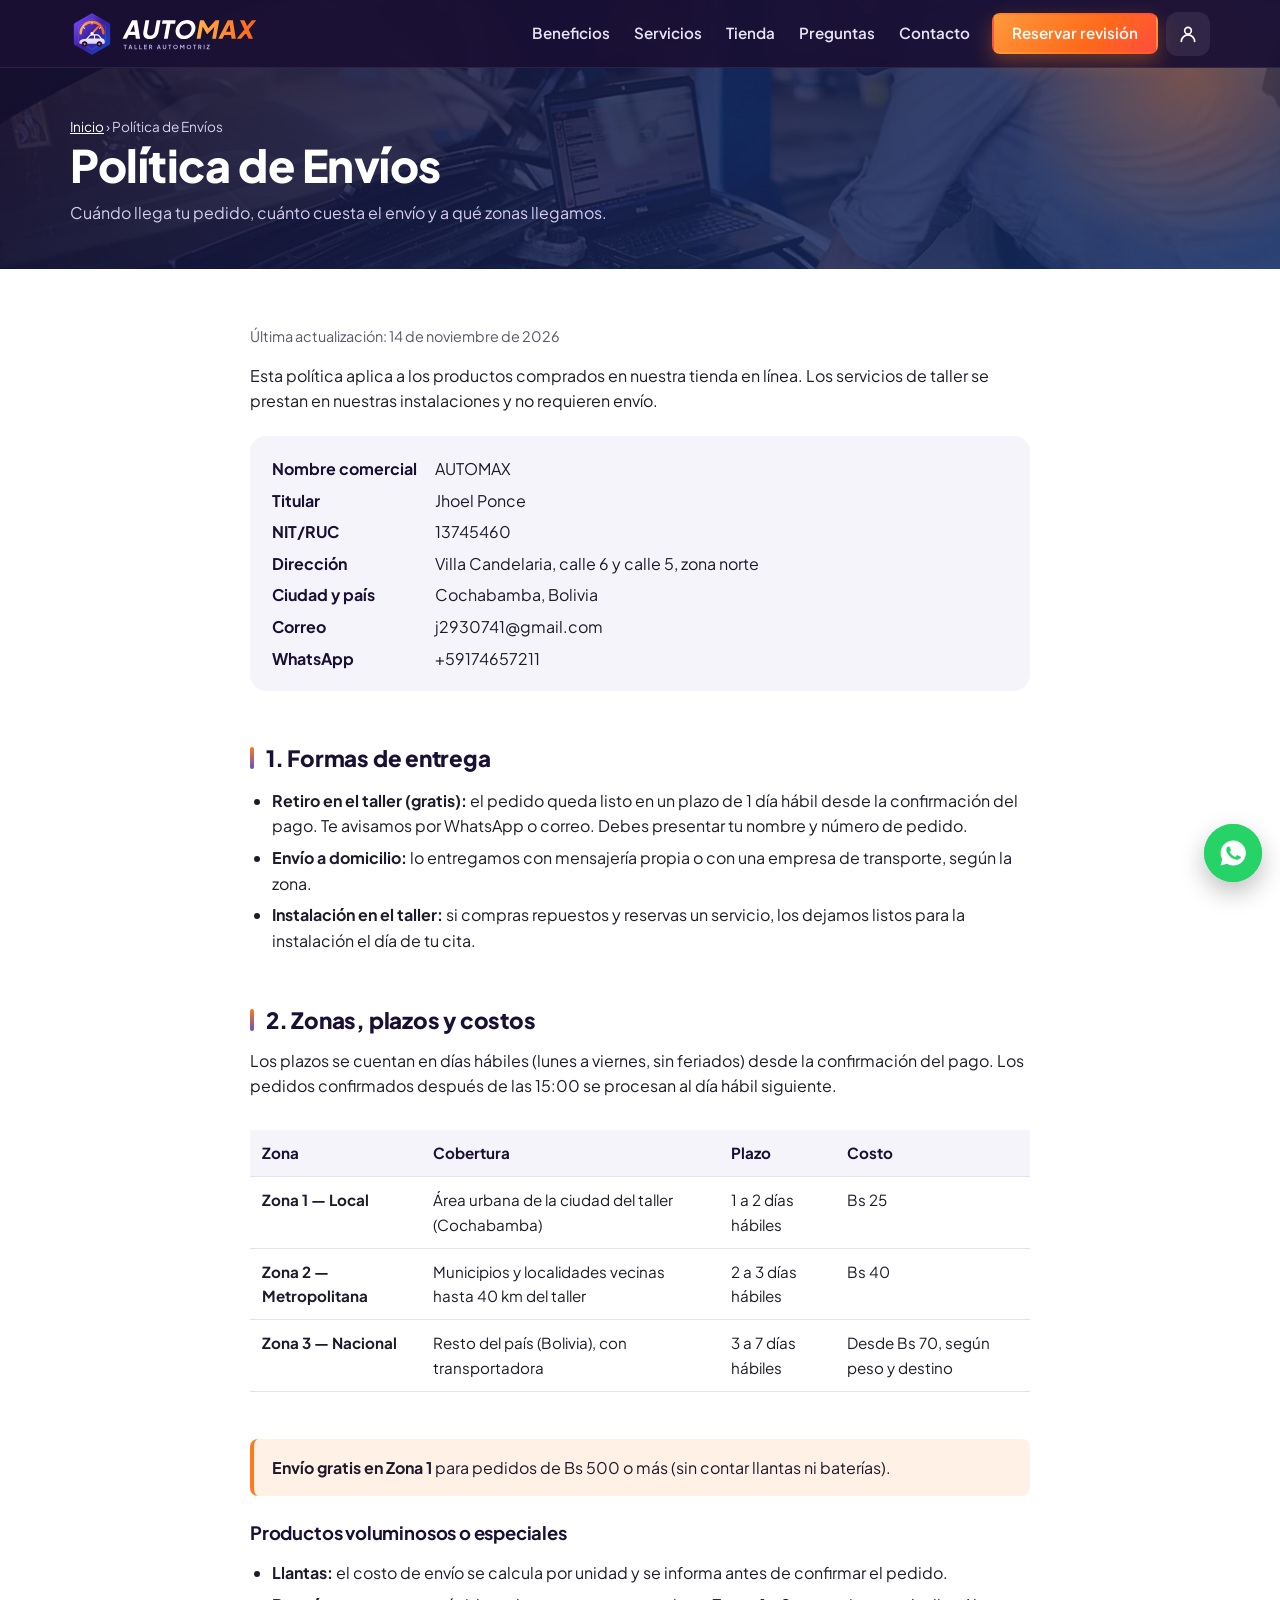
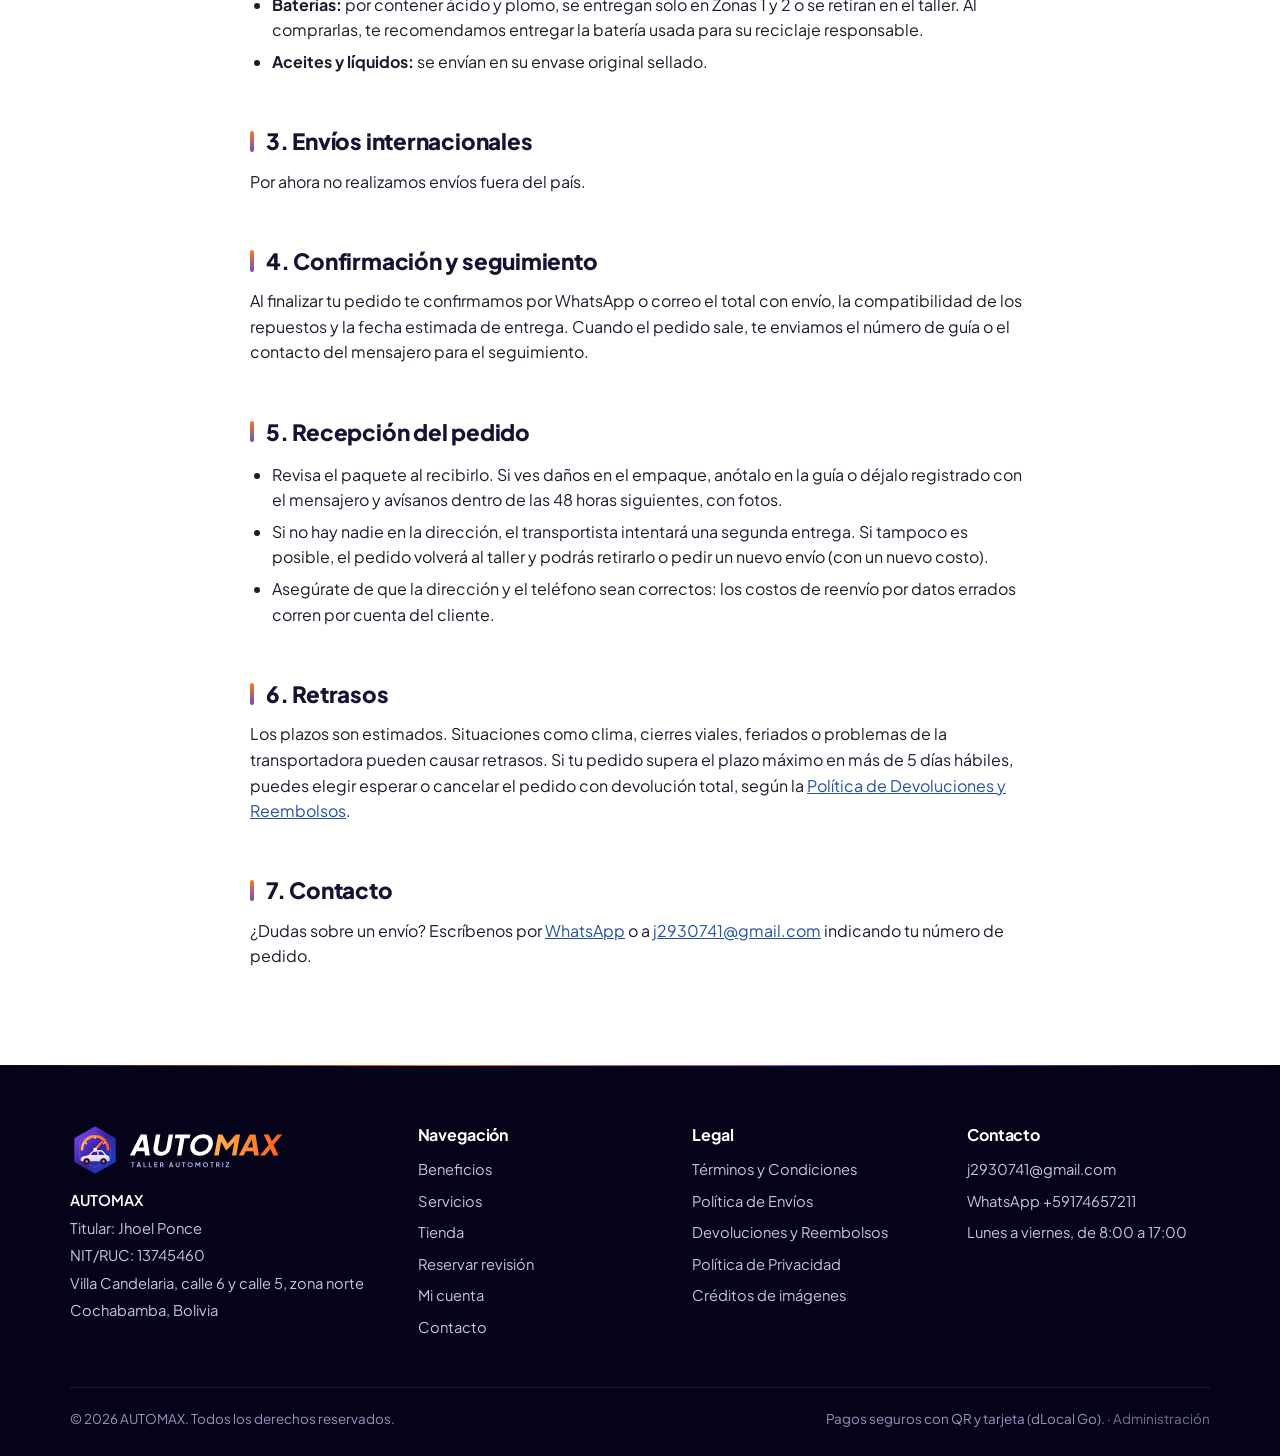
<file: envios.html>
<!DOCTYPE html>
<html lang="es">
<head>
  <meta charset="UTF-8">
  <meta name="viewport" content="width=device-width, initial-scale=1">
  <title>Política de Envíos | AUTOMAX</title>
  <meta name="description" content="Plazos, costos y zonas de envío de los productos de la tienda: repuestos, aceites, filtros, baterías, llantas y accesorios. Retiro gratis en el taller.">
  <meta name="theme-color" content="#1a1033">
  <link rel="icon" type="image/svg+xml" href="assets/img/logo-automax-icono.svg">
  <link rel="preconnect" href="https://fonts.googleapis.com">
  <link rel="preconnect" href="https://fonts.gstatic.com" crossorigin>
  <link href="https://fonts.googleapis.com/css2?family=Plus+Jakarta+Sans:wght@400;600;700;800&display=swap" rel="stylesheet">
  <link rel="stylesheet" href="assets/css/styles.css">
  <script>document.documentElement.classList.add("js");</script>
  <script src="assets/js/config.js"></script>
  <script src="assets/js/common.js" defer></script>
  <script src="assets/js/anim.js" defer></script>
</head>
<body>
<a class="skip-link" href="#contenido">Saltar al contenido</a>
<!-- HEADER -->
<header class="header">
  <div class="contenedor header__fila">
    <a class="marca" href="index.html" aria-label="AUTOMAX, ir al inicio">
      <img class="marca__logo" src="assets/img/logo-automax.svg" alt="AUTOMAX" width="187" height="44">
    </a>
    <div class="header__acciones">
      <nav id="nav" class="nav" aria-label="Menú principal">
        <a href="index.html#beneficios">Beneficios</a>
        <a href="index.html#servicios">Servicios</a>
        <a href="index.html#tienda">Tienda</a>
        <a href="index.html#preguntas">Preguntas</a>
        <a href="index.html#contacto">Contacto</a>
        <a class="btn btn--primario" href="reservar.html">Reservar revisión</a>
      </nav>
      <button class="nav-toggle" type="button" aria-controls="nav" aria-expanded="false" aria-label="Abrir menú">
        <svg viewBox="0 0 24 24" fill="none" stroke="currentColor" stroke-width="2" stroke-linecap="round" aria-hidden="true"><path d="M3 6h18M3 12h18M3 18h18"/></svg>
      </button>
    </div>
  </div>
</header>
<!-- /HEADER -->
<main id="contenido">
  <section class="pagina-cab">
    <div class="contenedor">
      <p class="migas"><a href="index.html">Inicio</a> › Política de Envíos</p>
      <h1>Política de Envíos</h1>
      <p>Cuándo llega tu pedido, cuánto cuesta el envío y a qué zonas llegamos.</p>
    </div>
  </section>

  <article class="legal">
    <p class="actualizado">Última actualización: 14 de noviembre de 2026</p>
    <p>Esta política aplica a los productos comprados en nuestra tienda en línea. Los servicios de taller se prestan en nuestras instalaciones y no requieren envío.</p>
    <div class="identidad-caja"><dl>
      <div data-cfg-si="negocio.nombre" style="display:contents"><dt>Nombre comercial</dt><dd data-cfg="negocio.nombre">AUTOMAX</dd></div>
      <div data-cfg-si="negocio.titular" style="display:contents"><dt>Titular</dt><dd data-cfg="negocio.titular"></dd></div>
      <div data-cfg-si="negocio.nit" style="display:contents"><dt>NIT/RUC</dt><dd data-cfg="negocio.nit"></dd></div>
      <div data-cfg-si="negocio.direccion" style="display:contents"><dt>Dirección</dt><dd data-cfg="negocio.direccion"></dd></div>
      <div data-cfg-si="negocio.ubicacion" style="display:contents"><dt>Ciudad y país</dt><dd data-cfg="negocio.ubicacion"></dd></div>
      <div data-cfg-si="negocio.correo" style="display:contents"><dt>Correo</dt><dd data-cfg="negocio.correo"></dd></div>
      <div data-cfg-si="negocio.whatsappFormato" style="display:contents"><dt>WhatsApp</dt><dd data-cfg="negocio.whatsappFormato"></dd></div>
    </dl></div>

    <h2>1. Formas de entrega</h2>
    <ul>
      <li><strong>Retiro en el taller (gratis):</strong> el pedido queda listo en un plazo de 1 día hábil desde la confirmación del pago. Te avisamos por WhatsApp o correo. Debes presentar tu nombre y número de pedido.</li>
      <li><strong>Envío a domicilio:</strong> lo entregamos con mensajería propia o con una empresa de transporte, según la zona.</li>
      <li><strong>Instalación en el taller:</strong> si compras repuestos y reservas un servicio, los dejamos listos para la instalación el día de tu cita.</li>
    </ul>

    <h2>2. Zonas, plazos y costos</h2>
    <p>Los plazos se cuentan en días hábiles (lunes a viernes, sin feriados) desde la confirmación del pago. Los pedidos confirmados después de las 15:00 se procesan al día hábil siguiente.</p>
    <div class="tabla-scroll">
      <table>
        <thead><tr><th scope="col">Zona</th><th scope="col">Cobertura</th><th scope="col">Plazo</th><th scope="col">Costo</th></tr></thead>
        <tbody>
          <tr><td><strong>Zona 1 — Local</strong></td><td>Área urbana de la ciudad del taller<span data-cfg-si="negocio.ciudad"> (<span data-cfg="negocio.ciudad"></span>)</span></td><td>1 a 2 días hábiles</td><td><span data-dinero="25">25</span></td></tr>
          <tr><td><strong>Zona 2 — Metropolitana</strong></td><td>Municipios y localidades vecinas hasta 40 km del taller</td><td>2 a 3 días hábiles</td><td><span data-dinero="40">40</span></td></tr>
          <tr><td><strong>Zona 3 — Nacional</strong></td><td>Resto del país<span data-cfg-si="negocio.pais"> (<span data-cfg="negocio.pais"></span>)</span>, con transportadora</td><td>3 a 7 días hábiles</td><td>Desde <span data-dinero="70">70</span>, según peso y destino</td></tr>
        </tbody>
      </table>
    </div>
    <div class="aviso-caja">
      <p><strong>Envío gratis en Zona 1</strong> para pedidos de <span data-dinero="500">500</span> o más (sin contar llantas ni baterías).</p>
    </div>

    <h3>Productos voluminosos o especiales</h3>
    <ul>
      <li><strong>Llantas:</strong> el costo de envío se calcula por unidad y se informa antes de confirmar el pedido.</li>
      <li><strong>Baterías:</strong> por contener ácido y plomo, se entregan solo en Zonas 1 y 2 o se retiran en el taller. Al comprarlas, te recomendamos entregar la batería usada para su reciclaje responsable.</li>
      <li><strong>Aceites y líquidos:</strong> se envían en su envase original sellado.</li>
    </ul>

    <h2>3. Envíos internacionales</h2>
    <p>Por ahora no realizamos envíos fuera del país.</p>

    <h2>4. Confirmación y seguimiento</h2>
    <p>Al finalizar tu pedido te confirmamos por WhatsApp o correo el total con envío, la compatibilidad de los repuestos y la fecha estimada de entrega. Cuando el pedido sale, te enviamos el número de guía o el contacto del mensajero para el seguimiento.</p>

    <h2>5. Recepción del pedido</h2>
    <ul>
      <li>Revisa el paquete al recibirlo. Si ves daños en el empaque, anótalo en la guía o déjalo registrado con el mensajero y avísanos dentro de las 48 horas siguientes, con fotos.</li>
      <li>Si no hay nadie en la dirección, el transportista intentará una segunda entrega. Si tampoco es posible, el pedido volverá al taller y podrás retirarlo o pedir un nuevo envío (con un nuevo costo).</li>
      <li>Asegúrate de que la dirección y el teléfono sean correctos: los costos de reenvío por datos errados corren por cuenta del cliente.</li>
    </ul>

    <h2>6. Retrasos</h2>
    <p>Los plazos son estimados. Situaciones como clima, cierres viales, feriados o problemas de la transportadora pueden causar retrasos. Si tu pedido supera el plazo máximo en más de 5 días hábiles, puedes elegir esperar o cancelar el pedido con devolución total, según la <a href="reembolsos.html">Política de Devoluciones y Reembolsos</a>.</p>

    <h2>7. Contacto</h2>
    <p>¿Dudas sobre un envío? Escríbenos<span data-cfg-si="negocio.whatsapp"> por <a href="#" data-cfg-link="whatsapp">WhatsApp</a></span><span data-cfg-si="negocio.correo"> o a <a href="#" data-cfg-link="correo"><span data-cfg="negocio.correo"></span></a></span> indicando tu número de pedido.</p>
  </article>
</main>
<!-- FOOTER -->
<footer class="footer">
  <div class="contenedor">
    <div class="footer__grid">
      <div class="footer__identidad">
        <a class="marca" href="index.html" aria-label="AUTOMAX, ir al inicio">
          <img class="marca__logo" src="assets/img/logo-automax.svg" alt="AUTOMAX" width="213" height="50" loading="lazy">
        </a>
        <p><strong data-cfg="negocio.nombre">AUTOMAX</strong></p>
        <p data-cfg-si="negocio.titular">Titular: <span data-cfg="negocio.titular"></span></p>
        <p data-cfg-si="negocio.nit">NIT/RUC: <span data-cfg="negocio.nit"></span></p>
        <p data-cfg-si="negocio.direccion"><span data-cfg="negocio.direccion"></span></p>
        <p data-cfg-si="negocio.ubicacion"><span data-cfg="negocio.ubicacion"></span></p>
      </div>
      <div>
        <h3>Navegación</h3>
        <ul>
          <li><a href="index.html#beneficios">Beneficios</a></li>
          <li><a href="index.html#servicios">Servicios</a></li>
          <li><a href="index.html#tienda">Tienda</a></li>
          <li><a href="reservar.html">Reservar revisión</a></li>
          <li><a href="cuenta.html">Mi cuenta</a></li>
          <li><a href="index.html#contacto">Contacto</a></li>
        </ul>
      </div>
      <div>
        <h3>Legal</h3>
        <ul>
          <li><a href="terminos.html">Términos y Condiciones</a></li>
          <li><a href="envios.html">Política de Envíos</a></li>
          <li><a href="reembolsos.html">Devoluciones y Reembolsos</a></li>
          <li><a href="privacidad.html">Política de Privacidad</a></li>
          <li><a href="creditos.html">Créditos de imágenes</a></li>
        </ul>
      </div>
      <div>
        <h3>Contacto</h3>
        <ul>
          <li data-cfg-si="negocio.correo"><a href="#" data-cfg-link="correo"><span data-cfg="negocio.correo"></span></a></li>
          <li data-cfg-si="negocio.whatsapp"><a href="#" data-cfg-link="whatsapp">WhatsApp <span data-cfg="negocio.whatsappFormato"></span></a></li>
          <li><span data-cfg="negocio.horarioTexto">Lunes a viernes</span></li>
        </ul>
      </div>
    </div>
    <div class="footer__base">
      <span>© <span data-anio>2026</span> <span data-cfg="negocio.nombre">AUTOMAX</span>. Todos los derechos reservados.</span>
      <span>Pagos seguros con QR y tarjeta (dLocal Go). · <a href="admin.html" rel="nofollow">Administración</a></span>
    </div>
  </div>
</footer>
<a class="wa-flotante" href="#" data-cfg-link="whatsapp" aria-label="Escríbenos por WhatsApp">
  <svg viewBox="0 0 24 24" fill="currentColor" aria-hidden="true"><path d="M12 2a10 10 0 0 0-8.6 15l-1.4 5 5.2-1.4A10 10 0 1 0 12 2zm5.5 14.1c-.2.6-1.3 1.2-1.8 1.2-.5.1-1 .1-3.3-.8-2.8-1.1-4.5-4-4.7-4.2-.1-.2-1.1-1.5-1.1-2.9 0-1.4.7-2 1-2.3.2-.3.5-.3.7-.3h.5c.2 0 .4 0 .6.5l.9 2.1c.1.2.1.3 0 .5l-.3.5-.4.4c-.1.1-.3.3-.1.6.2.3.8 1.3 1.7 2.1 1.2 1 2.1 1.4 2.4 1.5.3.1.5.1.6-.1l.9-1.1c.2-.3.4-.2.6-.1l2 1c.3.1.5.2.5.3.1.2.1.7-.1 1.2z"/></svg>
</a>
<!-- /FOOTER -->
</body>
</html>
</file>
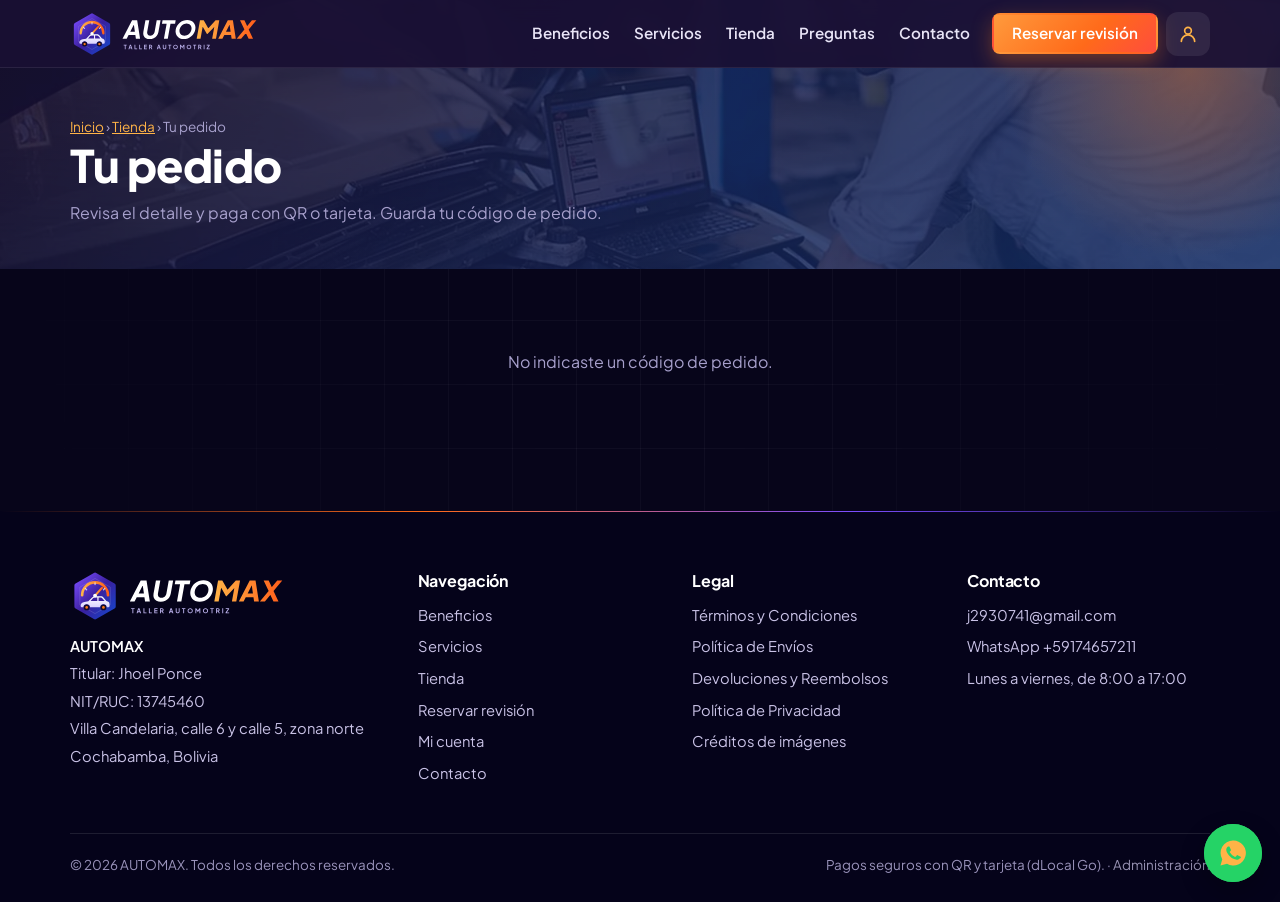
<file: pedido.html>
<!DOCTYPE html>
<html lang="es">
<head>
  <meta charset="UTF-8">
  <meta name="viewport" content="width=device-width, initial-scale=1">
  <meta name="robots" content="noindex">
  <title>Tu pedido | AUTOMAX</title>
  <meta name="description" content="Estado y pago de tu pedido en la tienda AUTOMAX.">
  <meta name="theme-color" content="#1a1033">
  <link rel="icon" type="image/svg+xml" href="assets/img/logo-automax-icono.svg">
  <link rel="preconnect" href="https://fonts.googleapis.com">
  <link rel="preconnect" href="https://fonts.gstatic.com" crossorigin>
  <link href="https://fonts.googleapis.com/css2?family=Plus+Jakarta+Sans:wght@400;600;700;800&display=swap" rel="stylesheet">
  <link rel="stylesheet" href="assets/css/styles.css">
  <script>document.documentElement.classList.add("js");</script>
  <script src="assets/js/config.js"></script>
  <script src="assets/js/common.js" defer></script>
  <script src="assets/js/pagos.js" defer></script>
  <script src="assets/js/pedido.js" defer></script>
  <script src="assets/js/anim.js" defer></script>
</head>
<body class="oscuro">
<a class="skip-link" href="#contenido">Saltar al contenido</a>
<!-- HEADER -->
<header class="header">
  <div class="contenedor header__fila">
    <a class="marca" href="index.html" aria-label="AUTOMAX, ir al inicio">
      <img class="marca__logo" src="assets/img/logo-automax.svg" alt="AUTOMAX" width="187" height="44">
    </a>
    <div class="header__acciones">
      <nav id="nav" class="nav" aria-label="Menú principal">
        <a href="index.html#beneficios">Beneficios</a>
        <a href="index.html#servicios">Servicios</a>
        <a href="index.html#tienda">Tienda</a>
        <a href="index.html#preguntas">Preguntas</a>
        <a href="index.html#contacto">Contacto</a>
        <a class="btn btn--primario" href="reservar.html">Reservar revisión</a>
      </nav>
      <button class="nav-toggle" type="button" aria-controls="nav" aria-expanded="false" aria-label="Abrir menú">
        <svg viewBox="0 0 24 24" fill="none" stroke="currentColor" stroke-width="2" stroke-linecap="round" aria-hidden="true"><path d="M3 6h18M3 12h18M3 18h18"/></svg>
      </button>
    </div>
  </div>
</header>
<!-- /HEADER -->

<main id="contenido">
  <section class="pagina-cab">
    <div class="contenedor">
      <p class="migas"><a href="index.html">Inicio</a> › <a href="index.html#tienda">Tienda</a> › Tu pedido</p>
      <h1>Tu pedido</h1>
      <p>Revisa el detalle y paga con QR o tarjeta. Guarda tu código de pedido.</p>
    </div>
  </section>

  <section class="reserva">
    <div class="contenedor">
      <div id="pedido" class="confirmada" tabindex="-1">
        <p class="vacio" id="pedido-cargando">Cargando tu pedido…</p>
        <div id="pedido-contenido" hidden>
          <div class="confirmada__icono"><svg viewBox="0 0 24 24" fill="none" stroke="currentColor" stroke-width="2.2" stroke-linecap="round" stroke-linejoin="round" aria-hidden="true"><path d="M6 2 3 6v14a2 2 0 0 0 2 2h14a2 2 0 0 0 2-2V6l-3-4zM3 6h18M16 10a4 4 0 0 1-8 0"/></svg></div>
          <h2 id="pedido-titulo">Pedido registrado</h2>
          <div class="codigo" id="pedido-codigo"></div>
          <div id="pedido-pago"></div>
          <div class="resumen"><dl id="pedido-resumen"></dl></div>
          <div class="acciones">
            <a class="btn btn--borde" href="#" id="pedido-wa" hidden>Consultar por WhatsApp</a>
            <button type="button" class="btn btn--borde" onclick="window.print()">Imprimir comprobante</button>
            <a class="btn btn--oscuro" href="index.html#tienda">Seguir comprando</a>
          </div>
        </div>
      </div>
    </div>
  </section>
</main>
<!-- FOOTER -->
<footer class="footer">
  <div class="contenedor">
    <div class="footer__grid">
      <div class="footer__identidad">
        <a class="marca" href="index.html" aria-label="AUTOMAX, ir al inicio">
          <img class="marca__logo" src="assets/img/logo-automax.svg" alt="AUTOMAX" width="213" height="50" loading="lazy">
        </a>
        <p><strong data-cfg="negocio.nombre">AUTOMAX</strong></p>
        <p data-cfg-si="negocio.titular">Titular: <span data-cfg="negocio.titular"></span></p>
        <p data-cfg-si="negocio.nit">NIT/RUC: <span data-cfg="negocio.nit"></span></p>
        <p data-cfg-si="negocio.direccion"><span data-cfg="negocio.direccion"></span></p>
        <p data-cfg-si="negocio.ubicacion"><span data-cfg="negocio.ubicacion"></span></p>
      </div>
      <div>
        <h3>Navegación</h3>
        <ul>
          <li><a href="index.html#beneficios">Beneficios</a></li>
          <li><a href="index.html#servicios">Servicios</a></li>
          <li><a href="index.html#tienda">Tienda</a></li>
          <li><a href="reservar.html">Reservar revisión</a></li>
          <li><a href="cuenta.html">Mi cuenta</a></li>
          <li><a href="index.html#contacto">Contacto</a></li>
        </ul>
      </div>
      <div>
        <h3>Legal</h3>
        <ul>
          <li><a href="terminos.html">Términos y Condiciones</a></li>
          <li><a href="envios.html">Política de Envíos</a></li>
          <li><a href="reembolsos.html">Devoluciones y Reembolsos</a></li>
          <li><a href="privacidad.html">Política de Privacidad</a></li>
          <li><a href="creditos.html">Créditos de imágenes</a></li>
        </ul>
      </div>
      <div>
        <h3>Contacto</h3>
        <ul>
          <li data-cfg-si="negocio.correo"><a href="#" data-cfg-link="correo"><span data-cfg="negocio.correo"></span></a></li>
          <li data-cfg-si="negocio.whatsapp"><a href="#" data-cfg-link="whatsapp">WhatsApp <span data-cfg="negocio.whatsappFormato"></span></a></li>
          <li><span data-cfg="negocio.horarioTexto">Lunes a viernes</span></li>
        </ul>
      </div>
    </div>
    <div class="footer__base">
      <span>© <span data-anio>2026</span> <span data-cfg="negocio.nombre">AUTOMAX</span>. Todos los derechos reservados.</span>
      <span>Pagos seguros con QR y tarjeta (dLocal Go). · <a href="admin.html" rel="nofollow">Administración</a></span>
    </div>
  </div>
</footer>
<a class="wa-flotante" href="#" data-cfg-link="whatsapp" aria-label="Escríbenos por WhatsApp">
  <svg viewBox="0 0 24 24" fill="currentColor" aria-hidden="true"><path d="M12 2a10 10 0 0 0-8.6 15l-1.4 5 5.2-1.4A10 10 0 1 0 12 2zm5.5 14.1c-.2.6-1.3 1.2-1.8 1.2-.5.1-1 .1-3.3-.8-2.8-1.1-4.5-4-4.7-4.2-.1-.2-1.1-1.5-1.1-2.9 0-1.4.7-2 1-2.3.2-.3.5-.3.7-.3h.5c.2 0 .4 0 .6.5l.9 2.1c.1.2.1.3 0 .5l-.3.5-.4.4c-.1.1-.3.3-.1.6.2.3.8 1.3 1.7 2.1 1.2 1 2.1 1.4 2.4 1.5.3.1.5.1.6-.1l.9-1.1c.2-.3.4-.2.6-.1l2 1c.3.1.5.2.5.3.1.2.1.7-.1 1.2z"/></svg>
</a>
<!-- /FOOTER -->
</body>
</html>
</file>
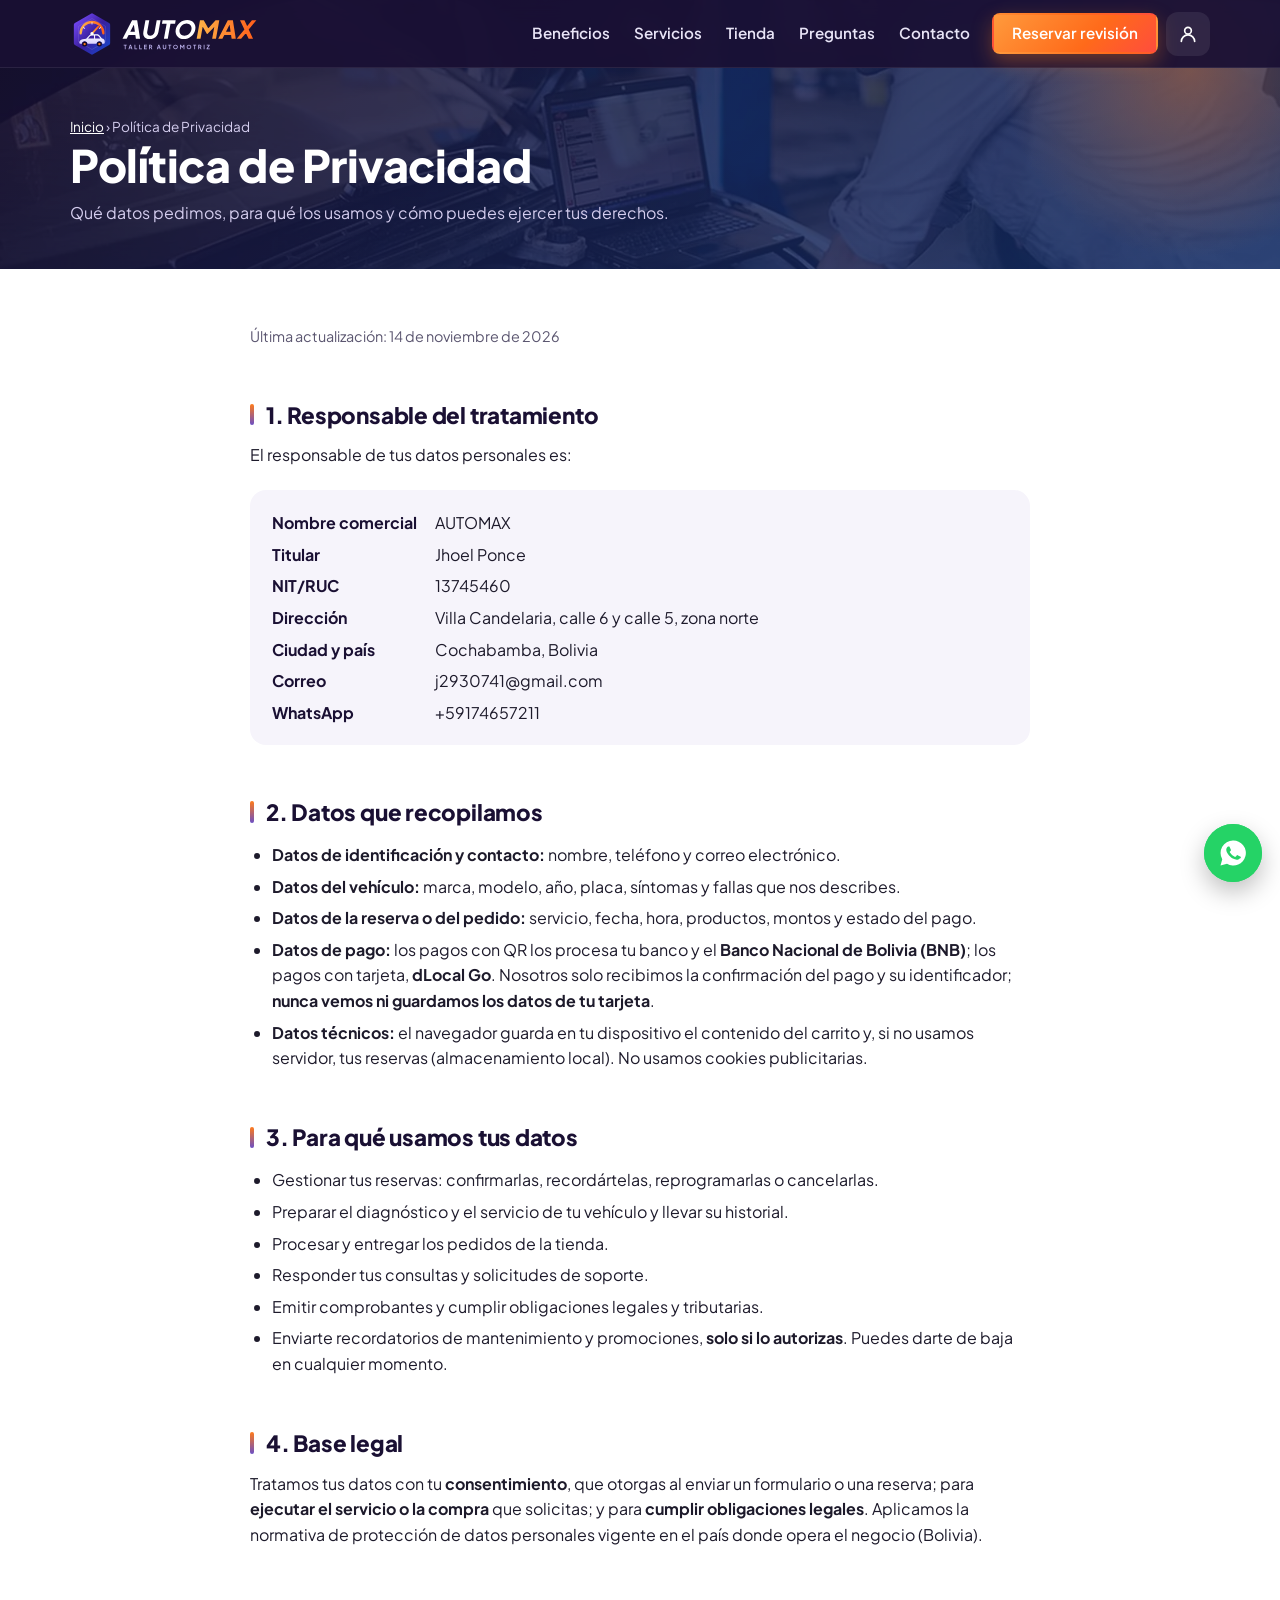
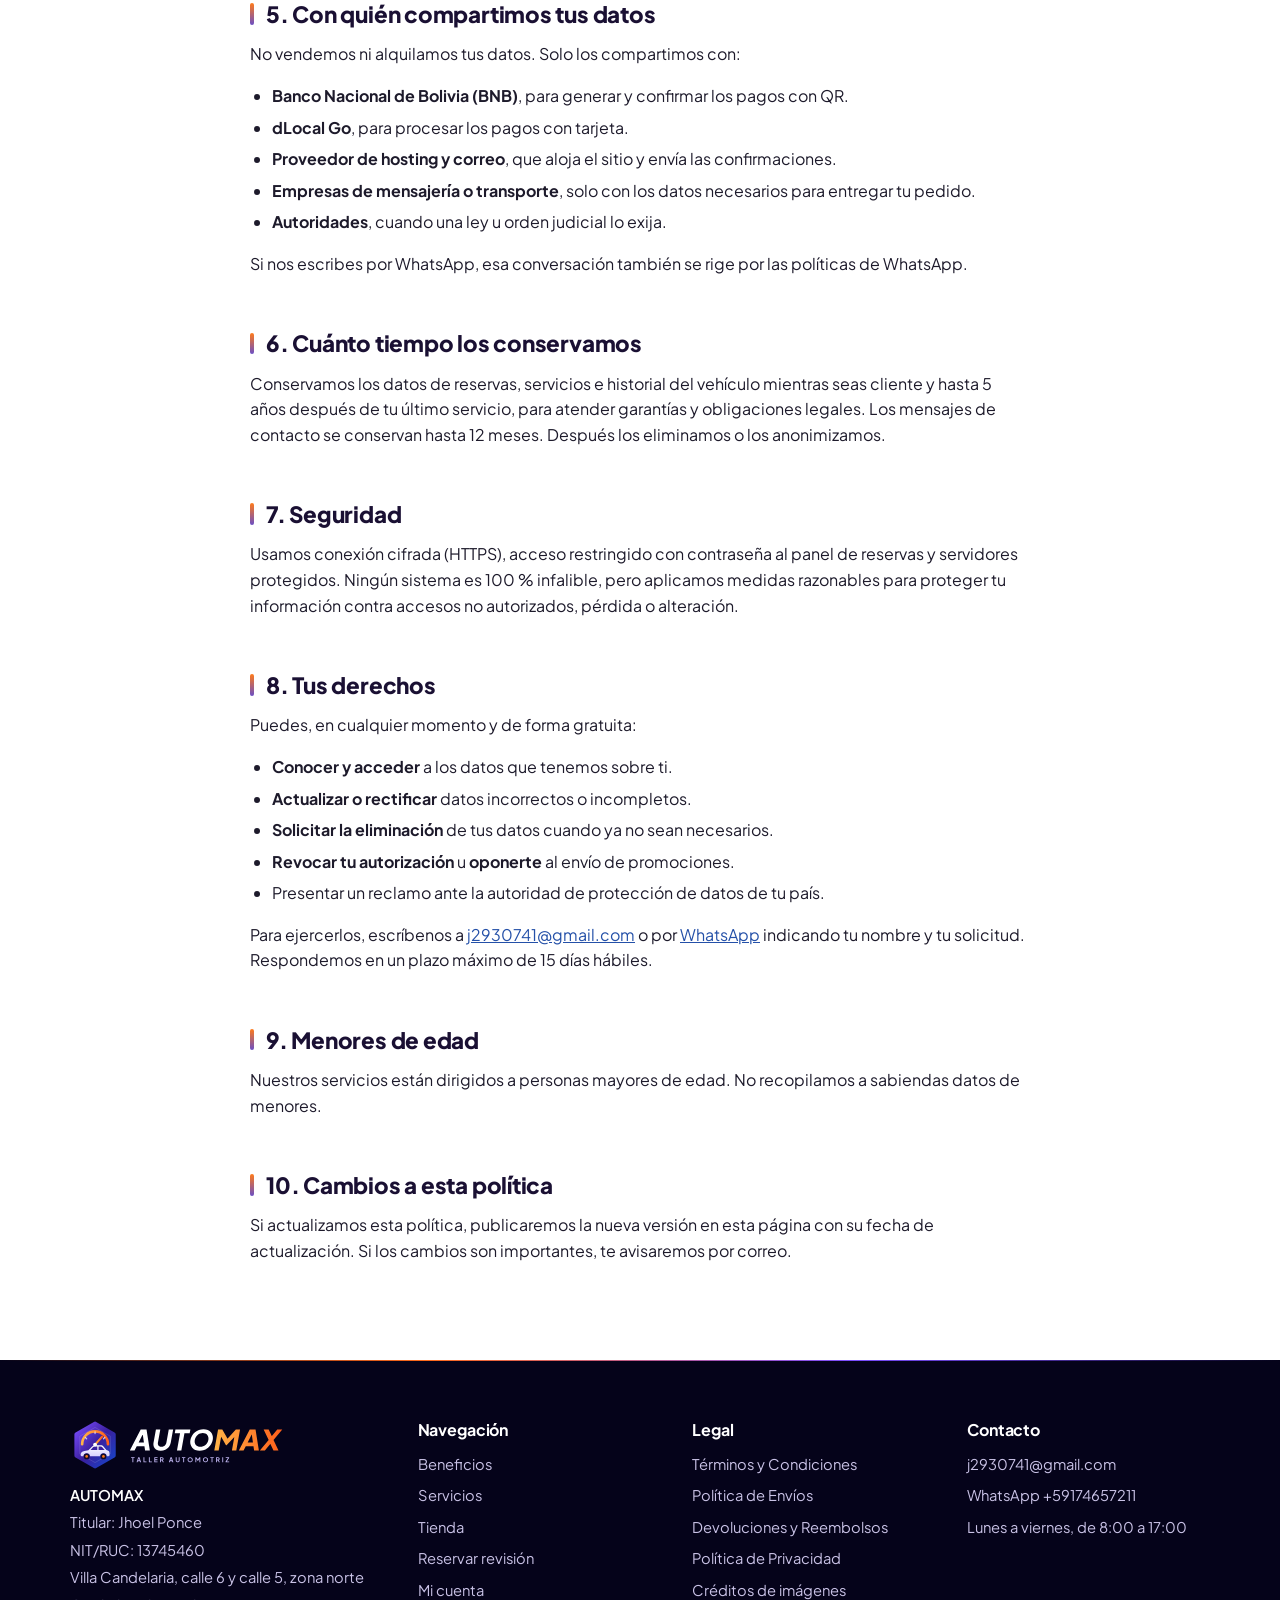
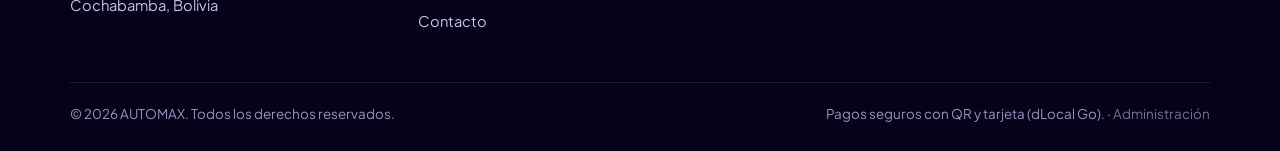
<file: privacidad.html>
<!DOCTYPE html>
<html lang="es">
<head>
  <meta charset="UTF-8">
  <meta name="viewport" content="width=device-width, initial-scale=1">
  <title>Política de Privacidad | AUTOMAX</title>
  <meta name="description" content="Cómo recopilamos, usamos y protegemos tus datos personales al reservar servicios, comprar en la tienda o contactarnos.">
  <meta name="theme-color" content="#1a1033">
  <link rel="icon" type="image/svg+xml" href="assets/img/logo-automax-icono.svg">
  <link rel="preconnect" href="https://fonts.googleapis.com">
  <link rel="preconnect" href="https://fonts.gstatic.com" crossorigin>
  <link href="https://fonts.googleapis.com/css2?family=Plus+Jakarta+Sans:wght@400;600;700;800&display=swap" rel="stylesheet">
  <link rel="stylesheet" href="assets/css/styles.css">
  <script>document.documentElement.classList.add("js");</script>
  <script src="assets/js/config.js"></script>
  <script src="assets/js/common.js" defer></script>
  <script src="assets/js/anim.js" defer></script>
</head>
<body>
<a class="skip-link" href="#contenido">Saltar al contenido</a>
<!-- HEADER -->
<header class="header">
  <div class="contenedor header__fila">
    <a class="marca" href="index.html" aria-label="AUTOMAX, ir al inicio">
      <img class="marca__logo" src="assets/img/logo-automax.svg" alt="AUTOMAX" width="187" height="44">
    </a>
    <div class="header__acciones">
      <nav id="nav" class="nav" aria-label="Menú principal">
        <a href="index.html#beneficios">Beneficios</a>
        <a href="index.html#servicios">Servicios</a>
        <a href="index.html#tienda">Tienda</a>
        <a href="index.html#preguntas">Preguntas</a>
        <a href="index.html#contacto">Contacto</a>
        <a class="btn btn--primario" href="reservar.html">Reservar revisión</a>
      </nav>
      <button class="nav-toggle" type="button" aria-controls="nav" aria-expanded="false" aria-label="Abrir menú">
        <svg viewBox="0 0 24 24" fill="none" stroke="currentColor" stroke-width="2" stroke-linecap="round" aria-hidden="true"><path d="M3 6h18M3 12h18M3 18h18"/></svg>
      </button>
    </div>
  </div>
</header>
<!-- /HEADER -->
<main id="contenido">
  <section class="pagina-cab">
    <div class="contenedor">
      <p class="migas"><a href="index.html">Inicio</a> › Política de Privacidad</p>
      <h1>Política de Privacidad</h1>
      <p>Qué datos pedimos, para qué los usamos y cómo puedes ejercer tus derechos.</p>
    </div>
  </section>

  <article class="legal">
    <p class="actualizado">Última actualización: 14 de noviembre de 2026</p>

    <h2>1. Responsable del tratamiento</h2>
    <p>El responsable de tus datos personales es:</p>
    <div class="identidad-caja"><dl>
      <div data-cfg-si="negocio.nombre" style="display:contents"><dt>Nombre comercial</dt><dd data-cfg="negocio.nombre">AUTOMAX</dd></div>
      <div data-cfg-si="negocio.titular" style="display:contents"><dt>Titular</dt><dd data-cfg="negocio.titular"></dd></div>
      <div data-cfg-si="negocio.nit" style="display:contents"><dt>NIT/RUC</dt><dd data-cfg="negocio.nit"></dd></div>
      <div data-cfg-si="negocio.direccion" style="display:contents"><dt>Dirección</dt><dd data-cfg="negocio.direccion"></dd></div>
      <div data-cfg-si="negocio.ubicacion" style="display:contents"><dt>Ciudad y país</dt><dd data-cfg="negocio.ubicacion"></dd></div>
      <div data-cfg-si="negocio.correo" style="display:contents"><dt>Correo</dt><dd data-cfg="negocio.correo"></dd></div>
      <div data-cfg-si="negocio.whatsappFormato" style="display:contents"><dt>WhatsApp</dt><dd data-cfg="negocio.whatsappFormato"></dd></div>
    </dl></div>

    <h2>2. Datos que recopilamos</h2>
    <ul>
      <li><strong>Datos de identificación y contacto:</strong> nombre, teléfono y correo electrónico.</li>
      <li><strong>Datos del vehículo:</strong> marca, modelo, año, placa, síntomas y fallas que nos describes.</li>
      <li><strong>Datos de la reserva o del pedido:</strong> servicio, fecha, hora, productos, montos y estado del pago.</li>
      <li><strong>Datos de pago:</strong> los pagos con QR los procesa tu banco y el <strong>Banco Nacional de Bolivia (BNB)</strong>; los pagos con tarjeta, <strong>dLocal Go</strong>. Nosotros solo recibimos la confirmación del pago y su identificador; <strong>nunca vemos ni guardamos los datos de tu tarjeta</strong>.</li>
      <li><strong>Datos técnicos:</strong> el navegador guarda en tu dispositivo el contenido del carrito y, si no usamos servidor, tus reservas (almacenamiento local). No usamos cookies publicitarias.</li>
    </ul>

    <h2>3. Para qué usamos tus datos</h2>
    <ul>
      <li>Gestionar tus reservas: confirmarlas, recordártelas, reprogramarlas o cancelarlas.</li>
      <li>Preparar el diagnóstico y el servicio de tu vehículo y llevar su historial.</li>
      <li>Procesar y entregar los pedidos de la tienda.</li>
      <li>Responder tus consultas y solicitudes de soporte.</li>
      <li>Emitir comprobantes y cumplir obligaciones legales y tributarias.</li>
      <li>Enviarte recordatorios de mantenimiento y promociones, <strong>solo si lo autorizas</strong>. Puedes darte de baja en cualquier momento.</li>
    </ul>

    <h2>4. Base legal</h2>
    <p>Tratamos tus datos con tu <strong>consentimiento</strong>, que otorgas al enviar un formulario o una reserva; para <strong>ejecutar el servicio o la compra</strong> que solicitas; y para <strong>cumplir obligaciones legales</strong>. Aplicamos la normativa de protección de datos personales vigente en el país donde opera el negocio<span data-cfg-si="negocio.pais"> (<span data-cfg="negocio.pais"></span>)</span>.</p>

    <h2>5. Con quién compartimos tus datos</h2>
    <p>No vendemos ni alquilamos tus datos. Solo los compartimos con:</p>
    <ul>
      <li><strong>Banco Nacional de Bolivia (BNB)</strong>, para generar y confirmar los pagos con QR.</li>
      <li><strong>dLocal Go</strong>, para procesar los pagos con tarjeta.</li>
      <li><strong>Proveedor de hosting y correo</strong>, que aloja el sitio y envía las confirmaciones.</li>
      <li><strong>Empresas de mensajería o transporte</strong>, solo con los datos necesarios para entregar tu pedido.</li>
      <li><strong>Autoridades</strong>, cuando una ley u orden judicial lo exija.</li>
    </ul>
    <p>Si nos escribes por WhatsApp, esa conversación también se rige por las políticas de WhatsApp.</p>

    <h2>6. Cuánto tiempo los conservamos</h2>
    <p>Conservamos los datos de reservas, servicios e historial del vehículo mientras seas cliente y hasta 5 años después de tu último servicio, para atender garantías y obligaciones legales. Los mensajes de contacto se conservan hasta 12 meses. Después los eliminamos o los anonimizamos.</p>

    <h2>7. Seguridad</h2>
    <p>Usamos conexión cifrada (HTTPS), acceso restringido con contraseña al panel de reservas y servidores protegidos. Ningún sistema es 100 % infalible, pero aplicamos medidas razonables para proteger tu información contra accesos no autorizados, pérdida o alteración.</p>

    <h2>8. Tus derechos</h2>
    <p>Puedes, en cualquier momento y de forma gratuita:</p>
    <ul>
      <li><strong>Conocer y acceder</strong> a los datos que tenemos sobre ti.</li>
      <li><strong>Actualizar o rectificar</strong> datos incorrectos o incompletos.</li>
      <li><strong>Solicitar la eliminación</strong> de tus datos cuando ya no sean necesarios.</li>
      <li><strong>Revocar tu autorización</strong> u <strong>oponerte</strong> al envío de promociones.</li>
      <li>Presentar un reclamo ante la autoridad de protección de datos de tu país.</li>
    </ul>
    <p>Para ejercerlos, escríbenos<span data-cfg-si="negocio.correo"> a <a href="#" data-cfg-link="correo"><span data-cfg="negocio.correo"></span></a></span><span data-cfg-si="negocio.whatsapp"> o por <a href="#" data-cfg-link="whatsapp">WhatsApp</a></span> indicando tu nombre y tu solicitud. Respondemos en un plazo máximo de 15 días hábiles.</p>

    <h2>9. Menores de edad</h2>
    <p>Nuestros servicios están dirigidos a personas mayores de edad. No recopilamos a sabiendas datos de menores.</p>

    <h2>10. Cambios a esta política</h2>
    <p>Si actualizamos esta política, publicaremos la nueva versión en esta página con su fecha de actualización. Si los cambios son importantes, te avisaremos por correo.</p>
  </article>
</main>
<!-- FOOTER -->
<footer class="footer">
  <div class="contenedor">
    <div class="footer__grid">
      <div class="footer__identidad">
        <a class="marca" href="index.html" aria-label="AUTOMAX, ir al inicio">
          <img class="marca__logo" src="assets/img/logo-automax.svg" alt="AUTOMAX" width="213" height="50" loading="lazy">
        </a>
        <p><strong data-cfg="negocio.nombre">AUTOMAX</strong></p>
        <p data-cfg-si="negocio.titular">Titular: <span data-cfg="negocio.titular"></span></p>
        <p data-cfg-si="negocio.nit">NIT/RUC: <span data-cfg="negocio.nit"></span></p>
        <p data-cfg-si="negocio.direccion"><span data-cfg="negocio.direccion"></span></p>
        <p data-cfg-si="negocio.ubicacion"><span data-cfg="negocio.ubicacion"></span></p>
      </div>
      <div>
        <h3>Navegación</h3>
        <ul>
          <li><a href="index.html#beneficios">Beneficios</a></li>
          <li><a href="index.html#servicios">Servicios</a></li>
          <li><a href="index.html#tienda">Tienda</a></li>
          <li><a href="reservar.html">Reservar revisión</a></li>
          <li><a href="cuenta.html">Mi cuenta</a></li>
          <li><a href="index.html#contacto">Contacto</a></li>
        </ul>
      </div>
      <div>
        <h3>Legal</h3>
        <ul>
          <li><a href="terminos.html">Términos y Condiciones</a></li>
          <li><a href="envios.html">Política de Envíos</a></li>
          <li><a href="reembolsos.html">Devoluciones y Reembolsos</a></li>
          <li><a href="privacidad.html">Política de Privacidad</a></li>
          <li><a href="creditos.html">Créditos de imágenes</a></li>
        </ul>
      </div>
      <div>
        <h3>Contacto</h3>
        <ul>
          <li data-cfg-si="negocio.correo"><a href="#" data-cfg-link="correo"><span data-cfg="negocio.correo"></span></a></li>
          <li data-cfg-si="negocio.whatsapp"><a href="#" data-cfg-link="whatsapp">WhatsApp <span data-cfg="negocio.whatsappFormato"></span></a></li>
          <li><span data-cfg="negocio.horarioTexto">Lunes a viernes</span></li>
        </ul>
      </div>
    </div>
    <div class="footer__base">
      <span>© <span data-anio>2026</span> <span data-cfg="negocio.nombre">AUTOMAX</span>. Todos los derechos reservados.</span>
      <span>Pagos seguros con QR y tarjeta (dLocal Go). · <a href="admin.html" rel="nofollow">Administración</a></span>
    </div>
  </div>
</footer>
<a class="wa-flotante" href="#" data-cfg-link="whatsapp" aria-label="Escríbenos por WhatsApp">
  <svg viewBox="0 0 24 24" fill="currentColor" aria-hidden="true"><path d="M12 2a10 10 0 0 0-8.6 15l-1.4 5 5.2-1.4A10 10 0 1 0 12 2zm5.5 14.1c-.2.6-1.3 1.2-1.8 1.2-.5.1-1 .1-3.3-.8-2.8-1.1-4.5-4-4.7-4.2-.1-.2-1.1-1.5-1.1-2.9 0-1.4.7-2 1-2.3.2-.3.5-.3.7-.3h.5c.2 0 .4 0 .6.5l.9 2.1c.1.2.1.3 0 .5l-.3.5-.4.4c-.1.1-.3.3-.1.6.2.3.8 1.3 1.7 2.1 1.2 1 2.1 1.4 2.4 1.5.3.1.5.1.6-.1l.9-1.1c.2-.3.4-.2.6-.1l2 1c.3.1.5.2.5.3.1.2.1.7-.1 1.2z"/></svg>
</a>
<!-- /FOOTER -->
</body>
</html>
</file>
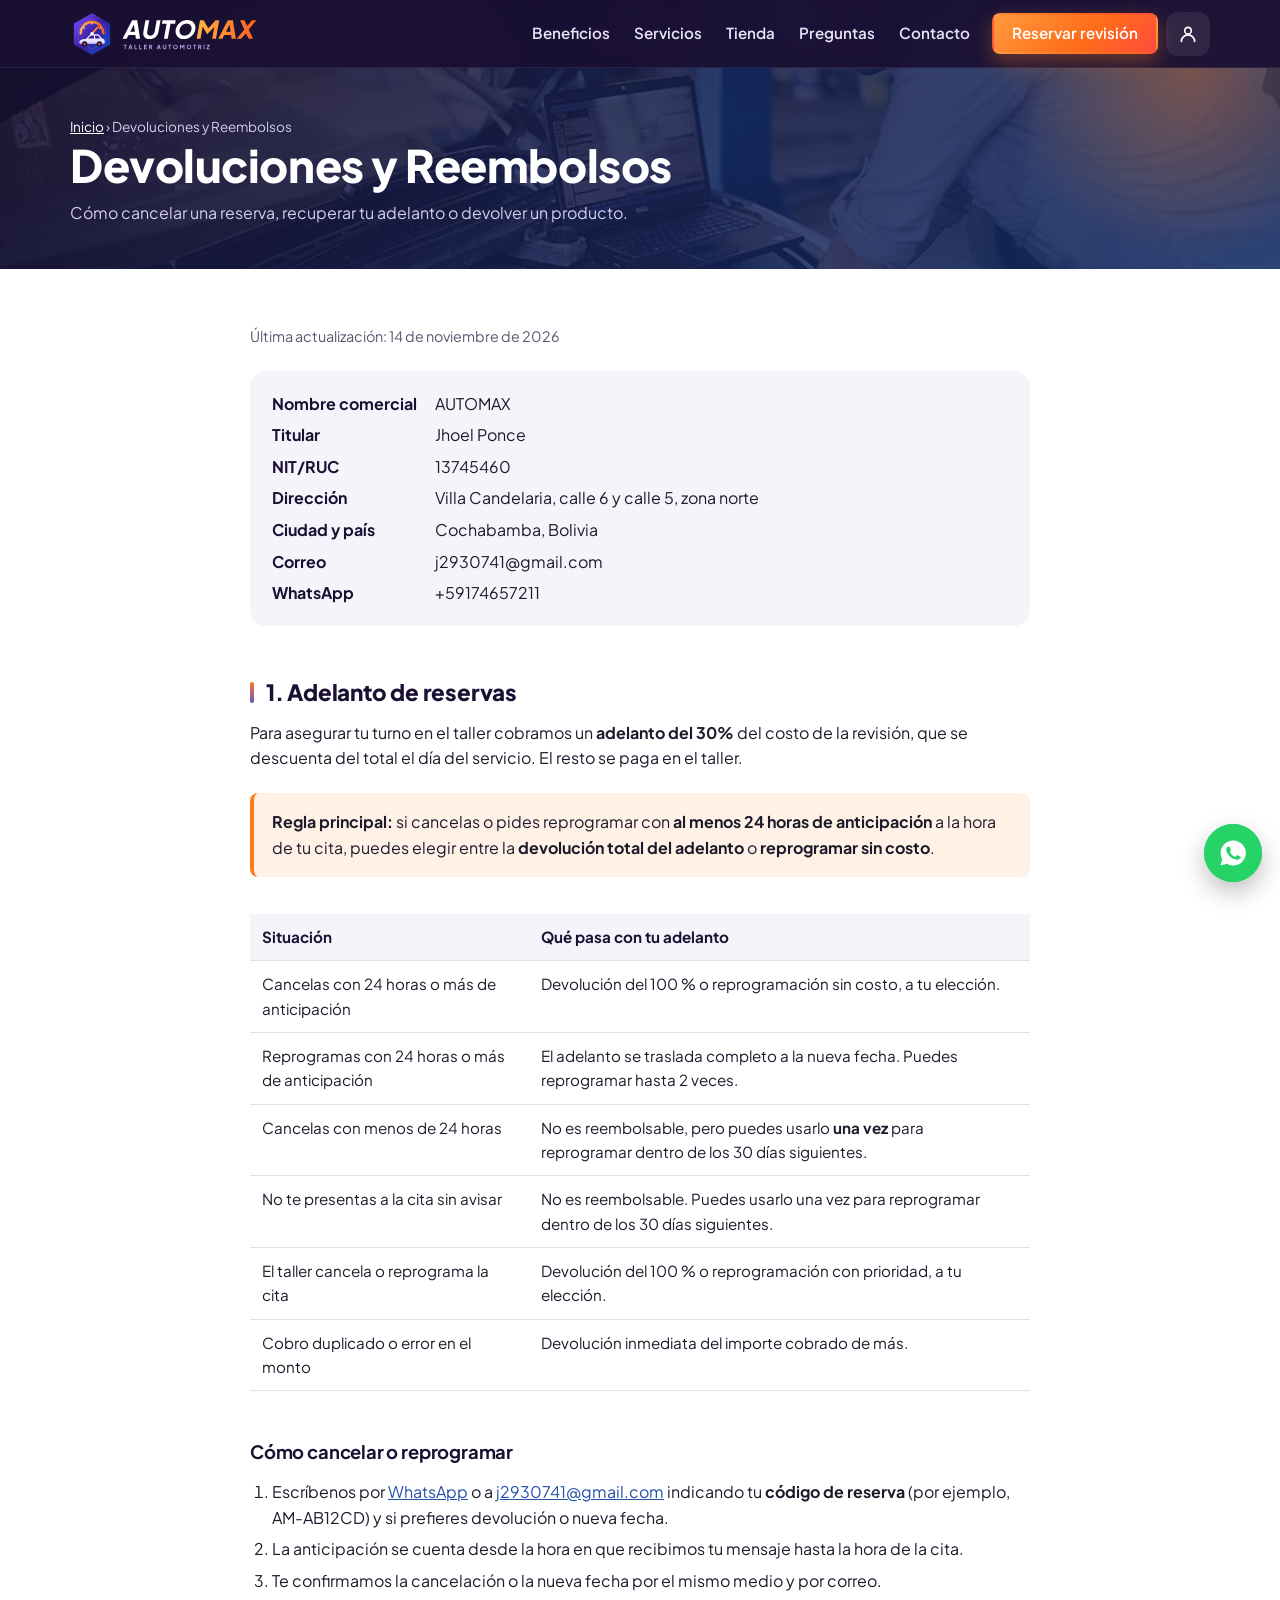
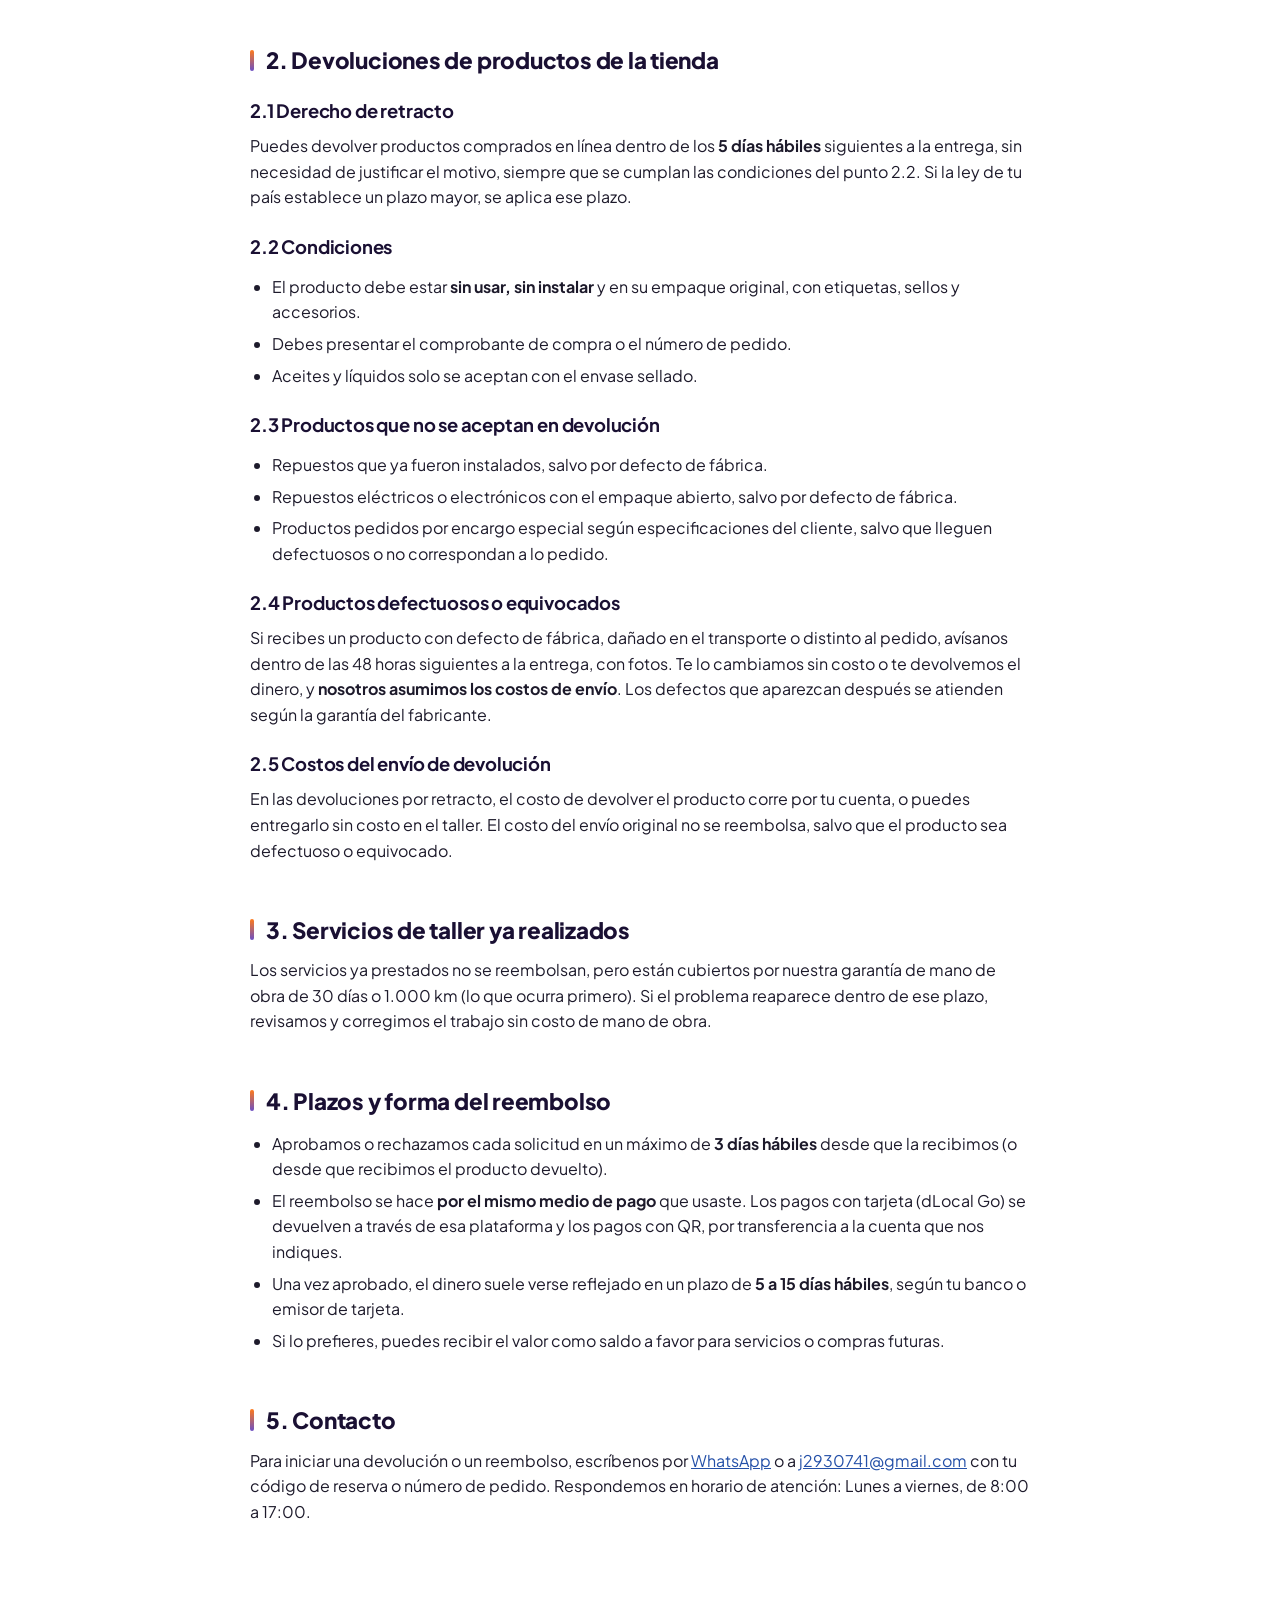
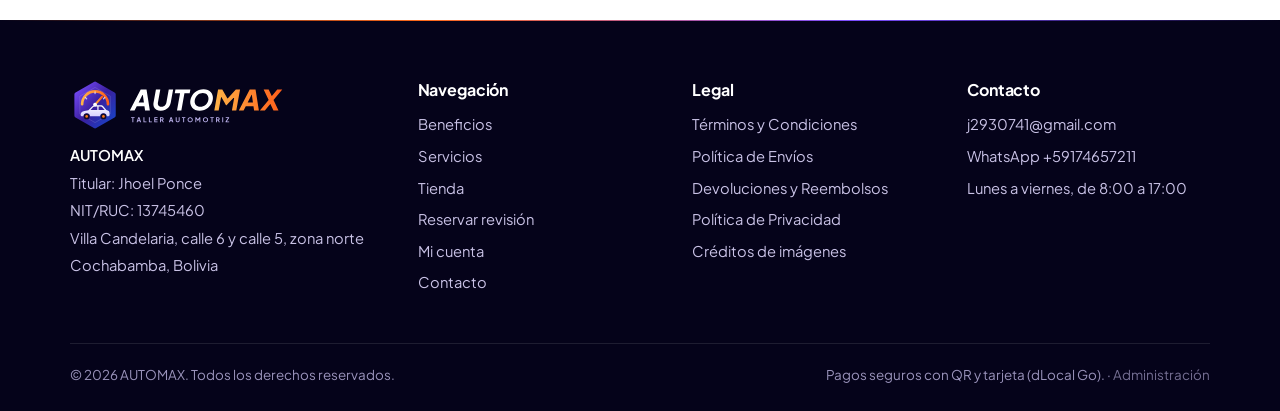
<file: reembolsos.html>
<!DOCTYPE html>
<html lang="es">
<head>
  <meta charset="UTF-8">
  <meta name="viewport" content="width=device-width, initial-scale=1">
  <title>Devoluciones y Reembolsos | AUTOMAX</title>
  <meta name="description" content="Condiciones y plazos para devoluciones de productos, reembolsos y cancelación o reprogramación de reservas con adelanto.">
  <meta name="theme-color" content="#1a1033">
  <link rel="icon" type="image/svg+xml" href="assets/img/logo-automax-icono.svg">
  <link rel="preconnect" href="https://fonts.googleapis.com">
  <link rel="preconnect" href="https://fonts.gstatic.com" crossorigin>
  <link href="https://fonts.googleapis.com/css2?family=Plus+Jakarta+Sans:wght@400;600;700;800&display=swap" rel="stylesheet">
  <link rel="stylesheet" href="assets/css/styles.css">
  <script>document.documentElement.classList.add("js");</script>
  <script src="assets/js/config.js"></script>
  <script src="assets/js/common.js" defer></script>
  <script src="assets/js/anim.js" defer></script>
</head>
<body>
<a class="skip-link" href="#contenido">Saltar al contenido</a>
<!-- HEADER -->
<header class="header">
  <div class="contenedor header__fila">
    <a class="marca" href="index.html" aria-label="AUTOMAX, ir al inicio">
      <img class="marca__logo" src="assets/img/logo-automax.svg" alt="AUTOMAX" width="187" height="44">
    </a>
    <div class="header__acciones">
      <nav id="nav" class="nav" aria-label="Menú principal">
        <a href="index.html#beneficios">Beneficios</a>
        <a href="index.html#servicios">Servicios</a>
        <a href="index.html#tienda">Tienda</a>
        <a href="index.html#preguntas">Preguntas</a>
        <a href="index.html#contacto">Contacto</a>
        <a class="btn btn--primario" href="reservar.html">Reservar revisión</a>
      </nav>
      <button class="nav-toggle" type="button" aria-controls="nav" aria-expanded="false" aria-label="Abrir menú">
        <svg viewBox="0 0 24 24" fill="none" stroke="currentColor" stroke-width="2" stroke-linecap="round" aria-hidden="true"><path d="M3 6h18M3 12h18M3 18h18"/></svg>
      </button>
    </div>
  </div>
</header>
<!-- /HEADER -->
<main id="contenido">
  <section class="pagina-cab">
    <div class="contenedor">
      <p class="migas"><a href="index.html">Inicio</a> › Devoluciones y Reembolsos</p>
      <h1>Devoluciones y Reembolsos</h1>
      <p>Cómo cancelar una reserva, recuperar tu adelanto o devolver un producto.</p>
    </div>
  </section>

  <article class="legal">
    <p class="actualizado">Última actualización: 14 de noviembre de 2026</p>
    <div class="identidad-caja"><dl>
      <div data-cfg-si="negocio.nombre" style="display:contents"><dt>Nombre comercial</dt><dd data-cfg="negocio.nombre">AUTOMAX</dd></div>
      <div data-cfg-si="negocio.titular" style="display:contents"><dt>Titular</dt><dd data-cfg="negocio.titular"></dd></div>
      <div data-cfg-si="negocio.nit" style="display:contents"><dt>NIT/RUC</dt><dd data-cfg="negocio.nit"></dd></div>
      <div data-cfg-si="negocio.direccion" style="display:contents"><dt>Dirección</dt><dd data-cfg="negocio.direccion"></dd></div>
      <div data-cfg-si="negocio.ubicacion" style="display:contents"><dt>Ciudad y país</dt><dd data-cfg="negocio.ubicacion"></dd></div>
      <div data-cfg-si="negocio.correo" style="display:contents"><dt>Correo</dt><dd data-cfg="negocio.correo"></dd></div>
      <div data-cfg-si="negocio.whatsappFormato" style="display:contents"><dt>WhatsApp</dt><dd data-cfg="negocio.whatsappFormato"></dd></div>
    </dl></div>

    <h2 id="adelanto">1. Adelanto de reservas</h2>
    <p>Para asegurar tu turno en el taller cobramos un <strong>adelanto del <span data-res="porcentajeAdelanto">30</span>%</strong> del costo de la revisión, que se descuenta del total el día del servicio. El resto se paga en el taller.</p>

    <div class="aviso-caja">
      <p><strong>Regla principal:</strong> si cancelas o pides reprogramar con <strong>al menos <span data-res="horasCancelacion">24</span> horas de anticipación</strong> a la hora de tu cita, puedes elegir entre la <strong>devolución total del adelanto</strong> o <strong>reprogramar sin costo</strong>.</p>
    </div>

    <div class="tabla-scroll">
      <table>
        <thead><tr><th scope="col">Situación</th><th scope="col">Qué pasa con tu adelanto</th></tr></thead>
        <tbody>
          <tr><td>Cancelas con <span data-res="horasCancelacion">24</span> horas o más de anticipación</td><td>Devolución del 100 % o reprogramación sin costo, a tu elección.</td></tr>
          <tr><td>Reprogramas con <span data-res="horasCancelacion">24</span> horas o más de anticipación</td><td>El adelanto se traslada completo a la nueva fecha. Puedes reprogramar hasta 2 veces.</td></tr>
          <tr><td>Cancelas con menos de <span data-res="horasCancelacion">24</span> horas</td><td>No es reembolsable, pero puedes usarlo <strong>una vez</strong> para reprogramar dentro de los 30 días siguientes.</td></tr>
          <tr><td>No te presentas a la cita sin avisar</td><td>No es reembolsable. Puedes usarlo una vez para reprogramar dentro de los 30 días siguientes.</td></tr>
          <tr><td>El taller cancela o reprograma la cita</td><td>Devolución del 100 % o reprogramación con prioridad, a tu elección.</td></tr>
          <tr><td>Cobro duplicado o error en el monto</td><td>Devolución inmediata del importe cobrado de más.</td></tr>
        </tbody>
      </table>
    </div>

    <h3>Cómo cancelar o reprogramar</h3>
    <ol>
      <li>Escríbenos<span data-cfg-si="negocio.whatsapp"> por <a href="#" data-cfg-link="whatsapp">WhatsApp</a></span><span data-cfg-si="negocio.correo"> o a <a href="#" data-cfg-link="correo"><span data-cfg="negocio.correo"></span></a></span> indicando tu <strong>código de reserva</strong> (por ejemplo, AM-AB12CD) y si prefieres devolución o nueva fecha.</li>
      <li>La anticipación se cuenta desde la hora en que recibimos tu mensaje hasta la hora de la cita.</li>
      <li>Te confirmamos la cancelación o la nueva fecha por el mismo medio y por correo.</li>
    </ol>

    <h2>2. Devoluciones de productos de la tienda</h2>
    <h3>2.1 Derecho de retracto</h3>
    <p>Puedes devolver productos comprados en línea dentro de los <strong>5 días hábiles</strong> siguientes a la entrega, sin necesidad de justificar el motivo, siempre que se cumplan las condiciones del punto 2.2. Si la ley de tu país establece un plazo mayor, se aplica ese plazo.</p>
    <h3>2.2 Condiciones</h3>
    <ul>
      <li>El producto debe estar <strong>sin usar, sin instalar</strong> y en su empaque original, con etiquetas, sellos y accesorios.</li>
      <li>Debes presentar el comprobante de compra o el número de pedido.</li>
      <li>Aceites y líquidos solo se aceptan con el envase sellado.</li>
    </ul>
    <h3>2.3 Productos que no se aceptan en devolución</h3>
    <ul>
      <li>Repuestos que ya fueron instalados, salvo por defecto de fábrica.</li>
      <li>Repuestos eléctricos o electrónicos con el empaque abierto, salvo por defecto de fábrica.</li>
      <li>Productos pedidos por encargo especial según especificaciones del cliente, salvo que lleguen defectuosos o no correspondan a lo pedido.</li>
    </ul>
    <h3>2.4 Productos defectuosos o equivocados</h3>
    <p>Si recibes un producto con defecto de fábrica, dañado en el transporte o distinto al pedido, avísanos dentro de las 48 horas siguientes a la entrega, con fotos. Te lo cambiamos sin costo o te devolvemos el dinero, y <strong>nosotros asumimos los costos de envío</strong>. Los defectos que aparezcan después se atienden según la garantía del fabricante.</p>
    <h3>2.5 Costos del envío de devolución</h3>
    <p>En las devoluciones por retracto, el costo de devolver el producto corre por tu cuenta, o puedes entregarlo sin costo en el taller. El costo del envío original no se reembolsa, salvo que el producto sea defectuoso o equivocado.</p>

    <h2>3. Servicios de taller ya realizados</h2>
    <p>Los servicios ya prestados no se reembolsan, pero están cubiertos por nuestra garantía de mano de obra de 30 días o 1.000 km (lo que ocurra primero). Si el problema reaparece dentro de ese plazo, revisamos y corregimos el trabajo sin costo de mano de obra.</p>

    <h2>4. Plazos y forma del reembolso</h2>
    <ul>
      <li>Aprobamos o rechazamos cada solicitud en un máximo de <strong>3 días hábiles</strong> desde que la recibimos (o desde que recibimos el producto devuelto).</li>
      <li>El reembolso se hace <strong>por el mismo medio de pago</strong> que usaste. Los pagos con tarjeta (dLocal Go) se devuelven a través de esa plataforma y los pagos con QR, por transferencia a la cuenta que nos indiques.</li>
      <li>Una vez aprobado, el dinero suele verse reflejado en un plazo de <strong>5 a 15 días hábiles</strong>, según tu banco o emisor de tarjeta.</li>
      <li>Si lo prefieres, puedes recibir el valor como saldo a favor para servicios o compras futuras.</li>
    </ul>

    <h2>5. Contacto</h2>
    <p>Para iniciar una devolución o un reembolso, escríbenos<span data-cfg-si="negocio.whatsapp"> por <a href="#" data-cfg-link="whatsapp">WhatsApp</a></span><span data-cfg-si="negocio.correo"> o a <a href="#" data-cfg-link="correo"><span data-cfg="negocio.correo"></span></a></span> con tu código de reserva o número de pedido. Respondemos en horario de atención: <span data-cfg="negocio.horarioTexto">lunes a viernes</span>.</p>
  </article>
</main>
<!-- FOOTER -->
<footer class="footer">
  <div class="contenedor">
    <div class="footer__grid">
      <div class="footer__identidad">
        <a class="marca" href="index.html" aria-label="AUTOMAX, ir al inicio">
          <img class="marca__logo" src="assets/img/logo-automax.svg" alt="AUTOMAX" width="213" height="50" loading="lazy">
        </a>
        <p><strong data-cfg="negocio.nombre">AUTOMAX</strong></p>
        <p data-cfg-si="negocio.titular">Titular: <span data-cfg="negocio.titular"></span></p>
        <p data-cfg-si="negocio.nit">NIT/RUC: <span data-cfg="negocio.nit"></span></p>
        <p data-cfg-si="negocio.direccion"><span data-cfg="negocio.direccion"></span></p>
        <p data-cfg-si="negocio.ubicacion"><span data-cfg="negocio.ubicacion"></span></p>
      </div>
      <div>
        <h3>Navegación</h3>
        <ul>
          <li><a href="index.html#beneficios">Beneficios</a></li>
          <li><a href="index.html#servicios">Servicios</a></li>
          <li><a href="index.html#tienda">Tienda</a></li>
          <li><a href="reservar.html">Reservar revisión</a></li>
          <li><a href="cuenta.html">Mi cuenta</a></li>
          <li><a href="index.html#contacto">Contacto</a></li>
        </ul>
      </div>
      <div>
        <h3>Legal</h3>
        <ul>
          <li><a href="terminos.html">Términos y Condiciones</a></li>
          <li><a href="envios.html">Política de Envíos</a></li>
          <li><a href="reembolsos.html">Devoluciones y Reembolsos</a></li>
          <li><a href="privacidad.html">Política de Privacidad</a></li>
          <li><a href="creditos.html">Créditos de imágenes</a></li>
        </ul>
      </div>
      <div>
        <h3>Contacto</h3>
        <ul>
          <li data-cfg-si="negocio.correo"><a href="#" data-cfg-link="correo"><span data-cfg="negocio.correo"></span></a></li>
          <li data-cfg-si="negocio.whatsapp"><a href="#" data-cfg-link="whatsapp">WhatsApp <span data-cfg="negocio.whatsappFormato"></span></a></li>
          <li><span data-cfg="negocio.horarioTexto">Lunes a viernes</span></li>
        </ul>
      </div>
    </div>
    <div class="footer__base">
      <span>© <span data-anio>2026</span> <span data-cfg="negocio.nombre">AUTOMAX</span>. Todos los derechos reservados.</span>
      <span>Pagos seguros con QR y tarjeta (dLocal Go). · <a href="admin.html" rel="nofollow">Administración</a></span>
    </div>
  </div>
</footer>
<a class="wa-flotante" href="#" data-cfg-link="whatsapp" aria-label="Escríbenos por WhatsApp">
  <svg viewBox="0 0 24 24" fill="currentColor" aria-hidden="true"><path d="M12 2a10 10 0 0 0-8.6 15l-1.4 5 5.2-1.4A10 10 0 1 0 12 2zm5.5 14.1c-.2.6-1.3 1.2-1.8 1.2-.5.1-1 .1-3.3-.8-2.8-1.1-4.5-4-4.7-4.2-.1-.2-1.1-1.5-1.1-2.9 0-1.4.7-2 1-2.3.2-.3.5-.3.7-.3h.5c.2 0 .4 0 .6.5l.9 2.1c.1.2.1.3 0 .5l-.3.5-.4.4c-.1.1-.3.3-.1.6.2.3.8 1.3 1.7 2.1 1.2 1 2.1 1.4 2.4 1.5.3.1.5.1.6-.1l.9-1.1c.2-.3.4-.2.6-.1l2 1c.3.1.5.2.5.3.1.2.1.7-.1 1.2z"/></svg>
</a>
<!-- /FOOTER -->
</body>
</html>
</file>
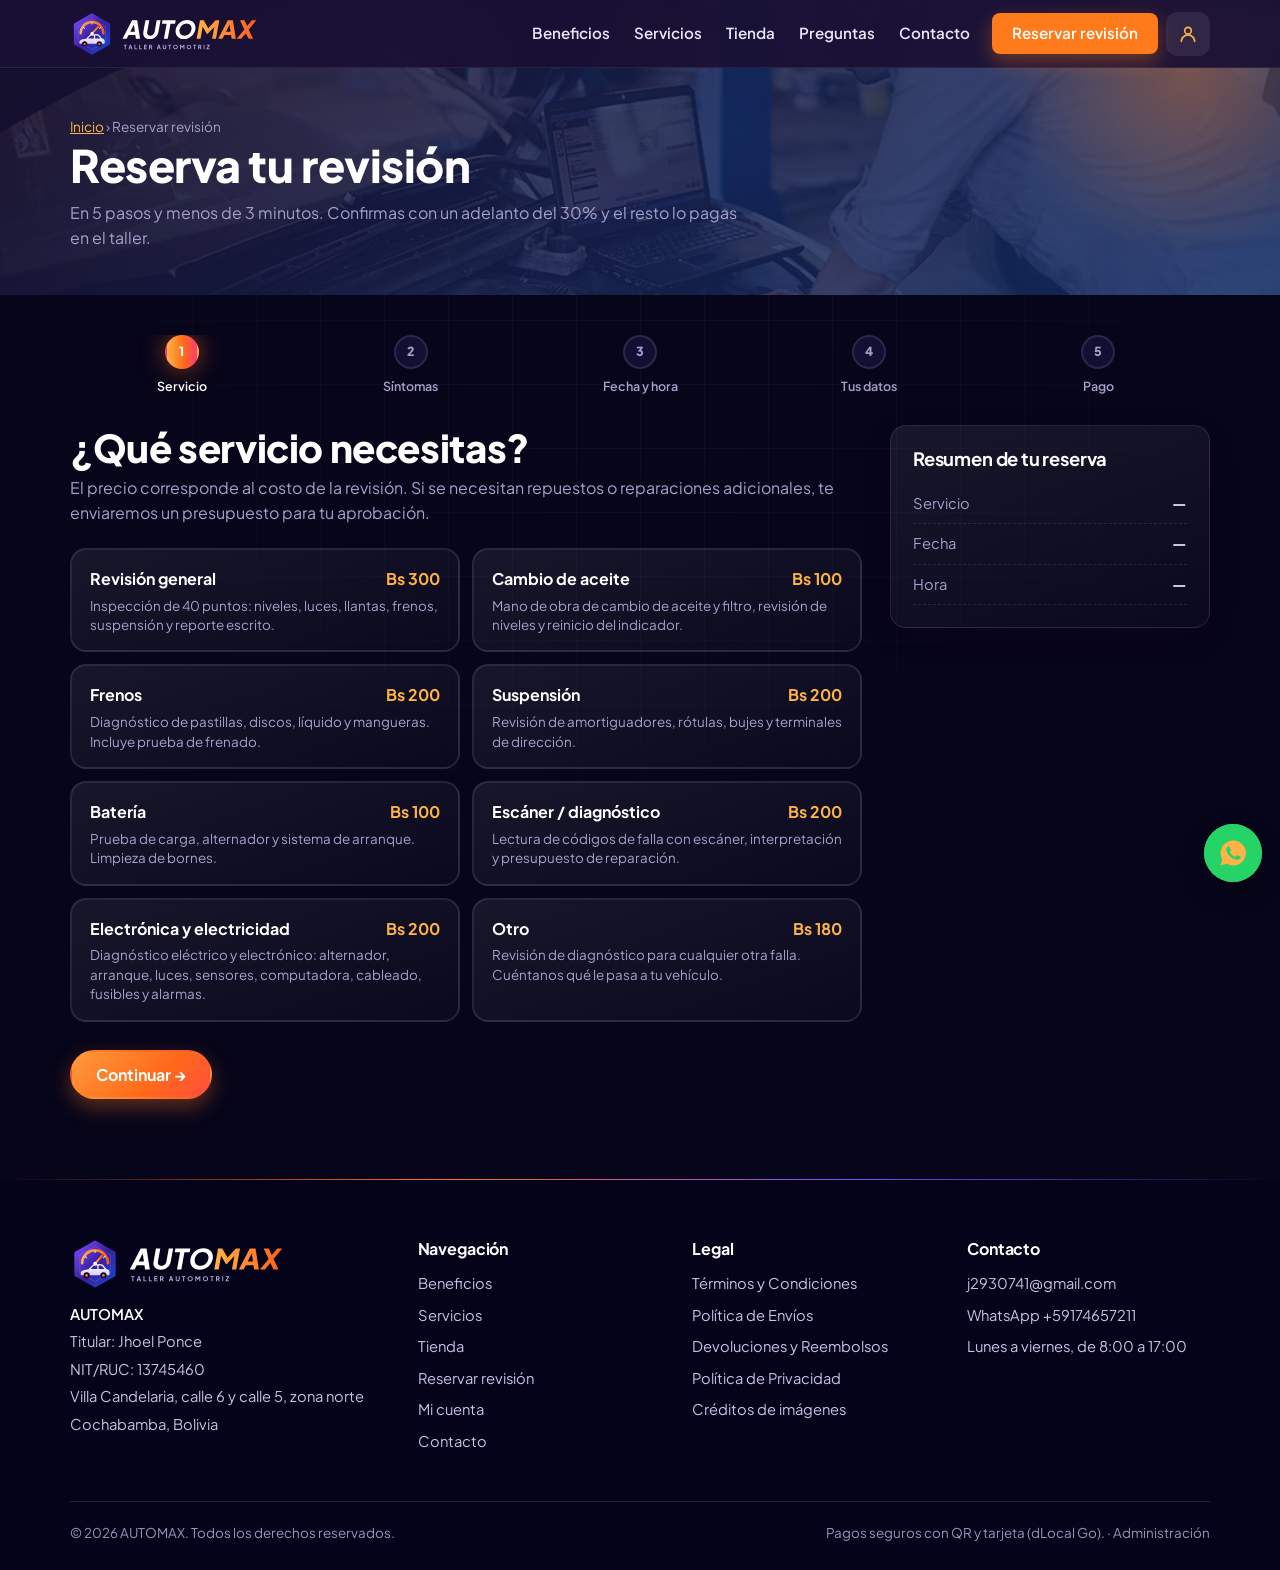
<file: reservar.html>
<!DOCTYPE html>
<html lang="es">
<head>
  <meta charset="UTF-8">
  <meta name="viewport" content="width=device-width, initial-scale=1">
  <title>Reservar revisión en línea | AUTOMAX</title>
  <meta name="description" content="Agenda la revisión de tu vehículo en línea: elige el servicio, describe los síntomas, escoge fecha y hora y confirma con un adelanto seguro.">
  <meta name="theme-color" content="#1a1033">
  <link rel="icon" type="image/svg+xml" href="assets/img/logo-automax-icono.svg">
  <link rel="preconnect" href="https://fonts.googleapis.com">
  <link rel="preconnect" href="https://fonts.gstatic.com" crossorigin>
  <link href="https://fonts.googleapis.com/css2?family=Plus+Jakarta+Sans:wght@400;600;700;800&display=swap" rel="stylesheet">
  <link rel="stylesheet" href="assets/css/styles.css">
  <script>document.documentElement.classList.add("js");</script>
  <script src="assets/js/config.js"></script>
  <script src="assets/js/common.js" defer></script>
  <script src="assets/js/pagos.js" defer></script>
  <script src="assets/js/reservar.js" defer></script>
  <script src="assets/js/anim.js" defer></script>
</head>
<body class="oscuro">
<a class="skip-link" href="#contenido">Saltar al contenido</a>
<!-- HEADER -->
<header class="header">
  <div class="contenedor header__fila">
    <a class="marca" href="index.html" aria-label="AUTOMAX, ir al inicio">
      <img class="marca__logo" src="assets/img/logo-automax.svg" alt="AUTOMAX" width="187" height="44">
    </a>
    <div class="header__acciones">
      <nav id="nav" class="nav" aria-label="Menú principal">
        <a href="index.html#beneficios">Beneficios</a>
        <a href="index.html#servicios">Servicios</a>
        <a href="index.html#tienda">Tienda</a>
        <a href="index.html#preguntas">Preguntas</a>
        <a href="index.html#contacto">Contacto</a>
        <a class="btn btn--primario" href="reservar.html" aria-current="page">Reservar revisión</a>
      </nav>
      <button class="nav-toggle" type="button" aria-controls="nav" aria-expanded="false" aria-label="Abrir menú">
        <svg viewBox="0 0 24 24" fill="none" stroke="currentColor" stroke-width="2" stroke-linecap="round" aria-hidden="true"><path d="M3 6h18M3 12h18M3 18h18"/></svg>
      </button>
    </div>
  </div>
</header>
<!-- /HEADER -->

<main id="contenido">
  <section class="pagina-cab">
    <div class="contenedor">
      <p class="migas"><a href="index.html">Inicio</a> › Reservar revisión</p>
      <h1>Reserva tu revisión</h1>
      <p>En 5 pasos y menos de 3 minutos. Confirmas con un adelanto del <span data-res="porcentajeAdelanto">30</span>% y el resto lo pagas en el taller.</p>
    </div>
  </section>

  <section class="reserva">
    <div class="contenedor">
      <div id="flujo">
        <ol class="pasos" id="indicador" aria-label="Progreso de la reserva">
          <li class="activo">Servicio</li>
          <li>Síntomas</li>
          <li>Fecha y hora</li>
          <li>Tus datos</li>
          <li>Pago</li>
        </ol>

        <div class="reserva__layout">
          <form id="form-reserva" novalidate>

            <!-- Paso 1 -->
            <fieldset class="paso activo" data-paso="1" style="border:0;padding:0;margin:0">
              <legend class="sr-only">Paso 1: servicio</legend>
              <h2 class="paso__titulo">¿Qué servicio necesitas?</h2>
              <p class="paso__desc">El precio corresponde al costo de la revisión. Si se necesitan repuestos o reparaciones adicionales, te enviaremos un presupuesto para tu aprobación.</p>
              <div class="opciones" id="servicios"></div>
            </fieldset>

            <!-- Paso 2 -->
            <fieldset class="paso" data-paso="2" style="border:0;padding:0;margin:0">
              <legend class="sr-only">Paso 2: síntomas</legend>
              <h2 class="paso__titulo">¿Qué síntomas presenta tu vehículo?</h2>
              <p class="paso__desc">Marca todos los que apliquen. Esto nos ayuda a preparar las herramientas y repuestos antes de que llegues. Es opcional.</p>
              <div class="sintomas" id="sintomas"></div>
              <div class="campo" id="otro-sintoma-campo" hidden style="margin-top:14px">
                <label for="otro-sintoma">Describe el otro síntoma</label>
                <textarea id="otro-sintoma" maxlength="500" placeholder="Ej.: se escucha un golpe al pasar por baches"></textarea>
              </div>
            </fieldset>

            <!-- Paso 3 -->
            <fieldset class="paso" data-paso="3" style="border:0;padding:0;margin:0">
              <legend class="sr-only">Paso 3: fecha y hora</legend>
              <h2 class="paso__titulo">Elige fecha y hora</h2>
              <p class="paso__desc">Atendemos de lunes a viernes. Cada turno dura <span data-res="duracionMinutos">60</span> minutos. Las horas ya reservadas aparecen bloqueadas.</p>
              <div class="agenda">
                <div class="calendario">
                  <div class="calendario__cab">
                    <button type="button" id="mes-ant" aria-label="Mes anterior">‹</button>
                    <h3 id="mes-titulo" aria-live="polite"></h3>
                    <button type="button" id="mes-sig" aria-label="Mes siguiente">›</button>
                  </div>
                  <div class="calendario__grid" id="calendario"></div>
                </div>
                <div class="horas">
                  <h3 id="horas-titulo">Selecciona un día</h3>
                  <div class="horas__grid" id="horas" aria-live="polite"></div>
                  <div class="leyenda"><span class="l-libre">Disponible</span><span class="l-ocupado">Ocupado</span><span class="l-sel">Seleccionado</span></div>
                </div>
              </div>
            </fieldset>

            <!-- Paso 4 -->
            <fieldset class="paso" data-paso="4" style="border:0;padding:0;margin:0">
              <legend class="sr-only">Paso 4: tus datos</legend>
              <h2 class="paso__titulo">Tus datos y los de tu vehículo</h2>
              <p class="paso__desc">Te enviaremos la confirmación de la reserva a tu correo.</p>
              <div class="campos">
                <div class="campo completo">
                  <label for="r-nombre">Nombre completo <span class="req" aria-hidden="true">*</span></label>
                  <input id="r-nombre" name="nombre" type="text" autocomplete="name" required maxlength="80">
                </div>
                <div class="campo">
                  <label for="r-telefono">Teléfono / WhatsApp <span class="req" aria-hidden="true">*</span></label>
                  <input id="r-telefono" name="telefono" type="tel" autocomplete="tel" required maxlength="20" inputmode="tel">
                </div>
                <div class="campo">
                  <label for="r-correo">Correo electrónico <span class="req" aria-hidden="true">*</span></label>
                  <input id="r-correo" name="correo" type="email" autocomplete="email" required maxlength="120">
                </div>
                <div class="campo">
                  <label for="r-marca">Marca <span class="req" aria-hidden="true">*</span></label>
                  <input id="r-marca" name="marca" type="text" required maxlength="40" placeholder="Ej.: Chevrolet">
                </div>
                <div class="campo">
                  <label for="r-modelo">Modelo <span class="req" aria-hidden="true">*</span></label>
                  <input id="r-modelo" name="modelo" type="text" required maxlength="40" placeholder="Ej.: Onix">
                </div>
                <div class="campo">
                  <label for="r-anio">Año <span class="req" aria-hidden="true">*</span></label>
                  <input id="r-anio" name="anio" type="number" required min="1950" max="2100" inputmode="numeric">
                </div>
                <div class="campo">
                  <label for="r-placa">Placa <span class="req" aria-hidden="true">*</span></label>
                  <input id="r-placa" name="placa" type="text" required maxlength="12" style="text-transform:uppercase" autocapitalize="characters">
                </div>
              </div>
            </fieldset>

            <!-- Paso 5 -->
            <fieldset class="paso" data-paso="5" style="border:0;padding:0;margin:0">
              <legend class="sr-only">Paso 5: pago del adelanto</legend>
              <h2 class="paso__titulo">Confirma y paga el adelanto</h2>
              <p class="paso__desc">Revisa el resumen. Para asegurar tu turno cobramos un adelanto del <span data-res="porcentajeAdelanto">30</span>% del costo de la revisión; el saldo se paga en el taller al recibir tu vehículo.</p>

              <div class="politica" role="note">
                <h4><svg width="20" height="20" viewBox="0 0 24 24" fill="none" stroke="currentColor" stroke-width="2" stroke-linecap="round" aria-hidden="true"><circle cx="12" cy="12" r="10"/><path d="M12 8v4M12 16h.01"/></svg> Política de cancelación del adelanto</h4>
                <p>Si cancelas o pides reprogramar con <strong>al menos <span data-res="horasCancelacion">24</span> horas de anticipación</strong>, puedes elegir entre la <strong>devolución total del adelanto</strong> o <strong>reprogramar tu cita sin costo</strong>.</p>
                <p>Si cancelas con menos de <span data-res="horasCancelacion">24</span> horas o no te presentas, el adelanto no es reembolsable, pero puedes usarlo una vez para reprogramar dentro de los 30 días siguientes.</p>
                <p>Detalles completos en la <a href="reembolsos.html" target="_blank" rel="noopener">Política de Devoluciones y Reembolsos</a>.</p>
              </div>

              <label class="check" style="margin-bottom:10px"><input type="checkbox" id="acepto-politica"> <span>Leí y acepto la política de cancelación, los <a href="terminos.html" target="_blank" rel="noopener">Términos y Condiciones</a> y la <a href="privacidad.html" target="_blank" rel="noopener">Política de Privacidad</a>.</span></label>
              <p class="ayuda" style="font-size:.85rem;color:var(--texto-suave)">En el siguiente paso eliges cómo pagar: <strong>QR</strong> (desde la app de cualquier banco de Bolivia) o <strong>tarjeta</strong> de débito o crédito con dLocal Go. Nunca almacenamos los datos de tu tarjeta.</p>
            </fieldset>

            <div id="reserva-msg" role="alert" aria-live="assertive"></div>

            <div class="nav-pasos">
              <button type="button" class="btn btn--borde" id="btn-atras" hidden>← Atrás</button>
              <button type="button" class="btn btn--primario" id="btn-siguiente">Continuar →</button>
              <button type="button" class="btn btn--primario" id="btn-pagar" hidden>
                <svg width="20" height="20" viewBox="0 0 24 24" fill="none" stroke="currentColor" stroke-width="2" stroke-linecap="round" aria-hidden="true"><rect x="2" y="5" width="20" height="14" rx="2"/><path d="M2 10h20"/></svg>
                Reservar y pagar adelanto
              </button>
            </div>
          </form>

          <aside class="resumen" aria-labelledby="resumen-titulo">
            <h3 id="resumen-titulo">Resumen de tu reserva</h3>
            <dl id="resumen"></dl>
          </aside>
        </div>
      </div>

      <!-- Pantalla de reserva confirmada -->
      <div id="confirmada" class="confirmada" hidden tabindex="-1">
        <div class="confirmada__icono"><svg viewBox="0 0 24 24" fill="none" stroke="currentColor" stroke-width="2.5" stroke-linecap="round" stroke-linejoin="round" aria-hidden="true"><path d="M20 6L9 17l-5-5"/></svg></div>
        <h2 id="conf-titulo">¡Reserva registrada!</h2>
        <p id="conf-texto">Guarda tu código de reserva. Lo necesitarás para cualquier cambio o cancelación.</p>
        <div class="codigo" id="conf-codigo"></div>
        <div id="conf-pago"></div>
        <div class="resumen"><dl id="conf-resumen"></dl></div>
        <p id="conf-correo" class="actualizado"></p>
        <div class="acciones">
          <a class="btn btn--borde" href="#" id="conf-wa" hidden>Enviar reserva por WhatsApp</a>
          <button type="button" class="btn btn--borde" onclick="window.print()">Imprimir comprobante</button>
          <a class="btn btn--oscuro" href="index.html">Volver al inicio</a>
        </div>
      </div>
    </div>
  </section>
</main>
<!-- FOOTER -->
<footer class="footer">
  <div class="contenedor">
    <div class="footer__grid">
      <div class="footer__identidad">
        <a class="marca" href="index.html" aria-label="AUTOMAX, ir al inicio">
          <img class="marca__logo" src="assets/img/logo-automax.svg" alt="AUTOMAX" width="213" height="50" loading="lazy">
        </a>
        <p><strong data-cfg="negocio.nombre">AUTOMAX</strong></p>
        <p data-cfg-si="negocio.titular">Titular: <span data-cfg="negocio.titular"></span></p>
        <p data-cfg-si="negocio.nit">NIT/RUC: <span data-cfg="negocio.nit"></span></p>
        <p data-cfg-si="negocio.direccion"><span data-cfg="negocio.direccion"></span></p>
        <p data-cfg-si="negocio.ubicacion"><span data-cfg="negocio.ubicacion"></span></p>
      </div>
      <div>
        <h3>Navegación</h3>
        <ul>
          <li><a href="index.html#beneficios">Beneficios</a></li>
          <li><a href="index.html#servicios">Servicios</a></li>
          <li><a href="index.html#tienda">Tienda</a></li>
          <li><a href="reservar.html">Reservar revisión</a></li>
          <li><a href="cuenta.html">Mi cuenta</a></li>
          <li><a href="index.html#contacto">Contacto</a></li>
        </ul>
      </div>
      <div>
        <h3>Legal</h3>
        <ul>
          <li><a href="terminos.html">Términos y Condiciones</a></li>
          <li><a href="envios.html">Política de Envíos</a></li>
          <li><a href="reembolsos.html">Devoluciones y Reembolsos</a></li>
          <li><a href="privacidad.html">Política de Privacidad</a></li>
          <li><a href="creditos.html">Créditos de imágenes</a></li>
        </ul>
      </div>
      <div>
        <h3>Contacto</h3>
        <ul>
          <li data-cfg-si="negocio.correo"><a href="#" data-cfg-link="correo"><span data-cfg="negocio.correo"></span></a></li>
          <li data-cfg-si="negocio.whatsapp"><a href="#" data-cfg-link="whatsapp">WhatsApp <span data-cfg="negocio.whatsappFormato"></span></a></li>
          <li><span data-cfg="negocio.horarioTexto">Lunes a viernes</span></li>
        </ul>
      </div>
    </div>
    <div class="footer__base">
      <span>© <span data-anio>2026</span> <span data-cfg="negocio.nombre">AUTOMAX</span>. Todos los derechos reservados.</span>
      <span>Pagos seguros con QR y tarjeta (dLocal Go). · <a href="admin.html" rel="nofollow">Administración</a></span>
    </div>
  </div>
</footer>
<a class="wa-flotante" href="#" data-cfg-link="whatsapp" aria-label="Escríbenos por WhatsApp">
  <svg viewBox="0 0 24 24" fill="currentColor" aria-hidden="true"><path d="M12 2a10 10 0 0 0-8.6 15l-1.4 5 5.2-1.4A10 10 0 1 0 12 2zm5.5 14.1c-.2.6-1.3 1.2-1.8 1.2-.5.1-1 .1-3.3-.8-2.8-1.1-4.5-4-4.7-4.2-.1-.2-1.1-1.5-1.1-2.9 0-1.4.7-2 1-2.3.2-.3.5-.3.7-.3h.5c.2 0 .4 0 .6.5l.9 2.1c.1.2.1.3 0 .5l-.3.5-.4.4c-.1.1-.3.3-.1.6.2.3.8 1.3 1.7 2.1 1.2 1 2.1 1.4 2.4 1.5.3.1.5.1.6-.1l.9-1.1c.2-.3.4-.2.6-.1l2 1c.3.1.5.2.5.3.1.2.1.7-.1 1.2z"/></svg>
</a>
<!-- /FOOTER -->
</body>
</html>
</file>
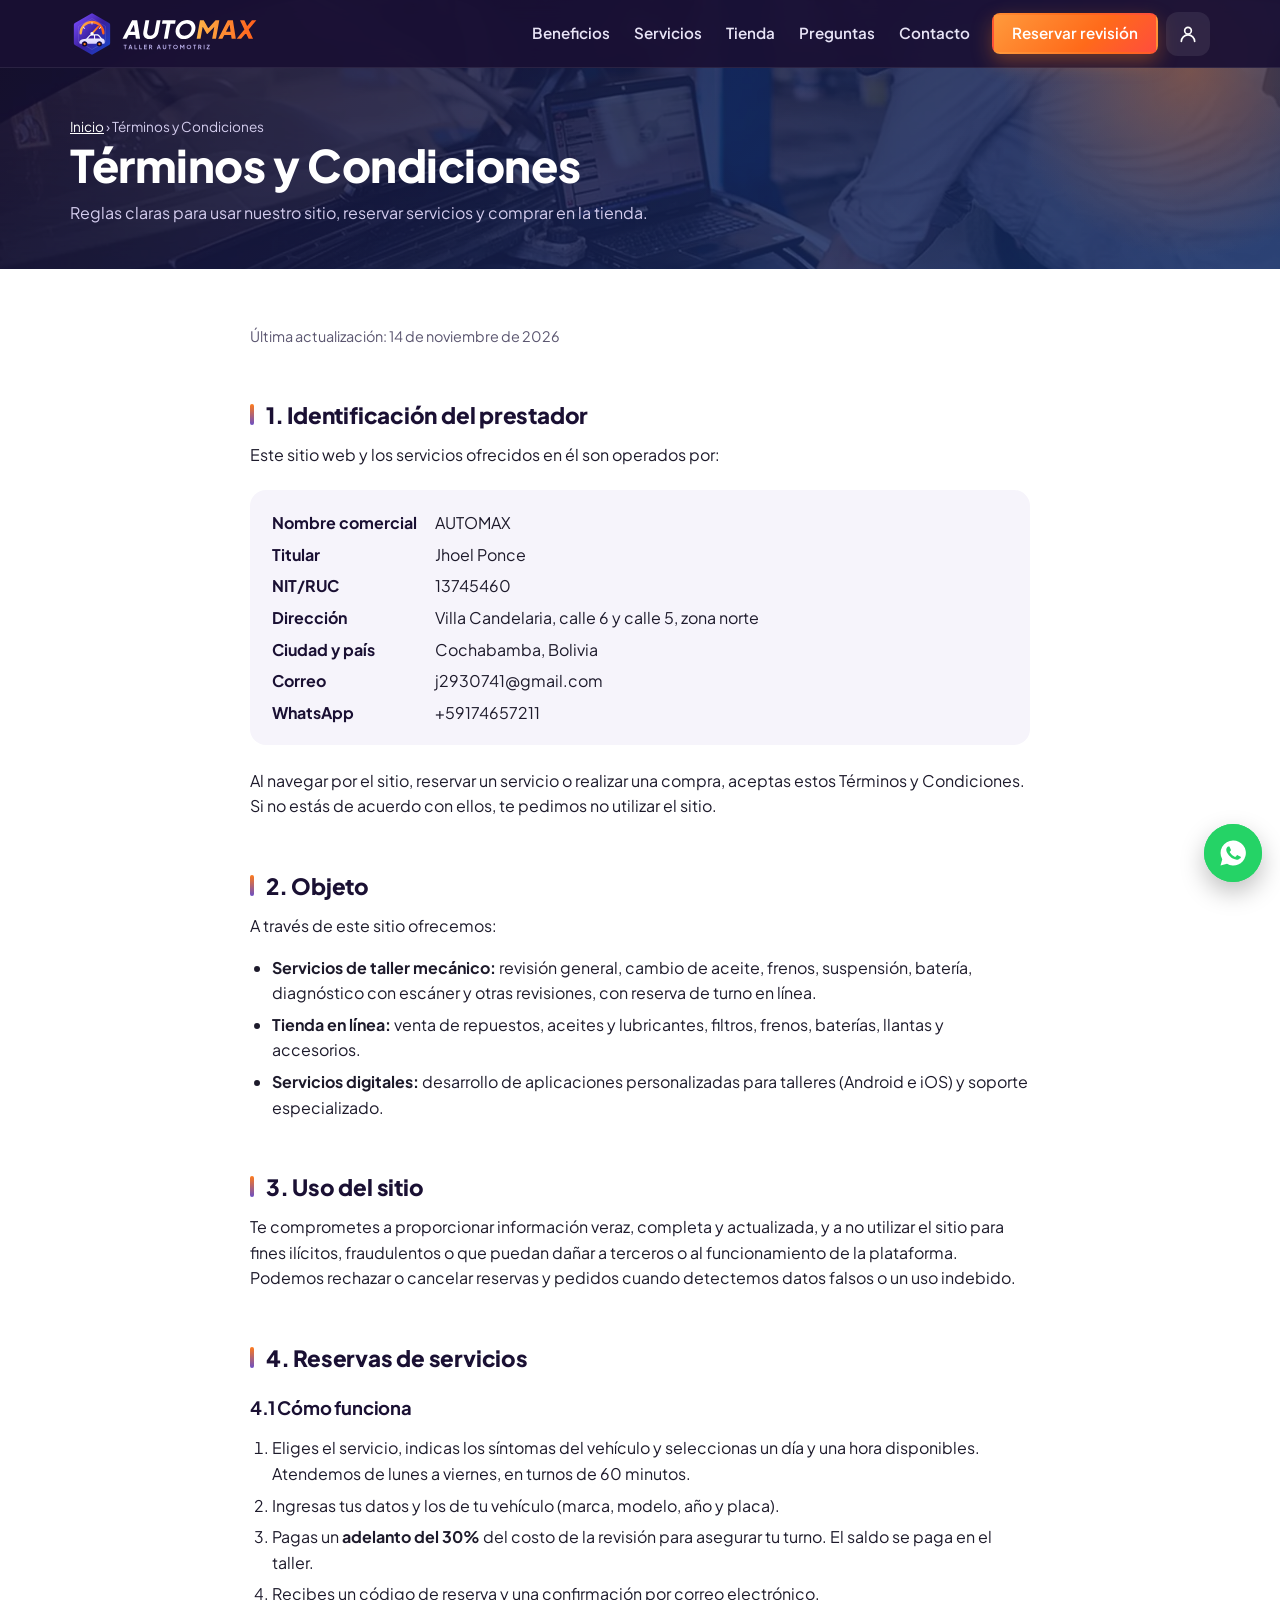
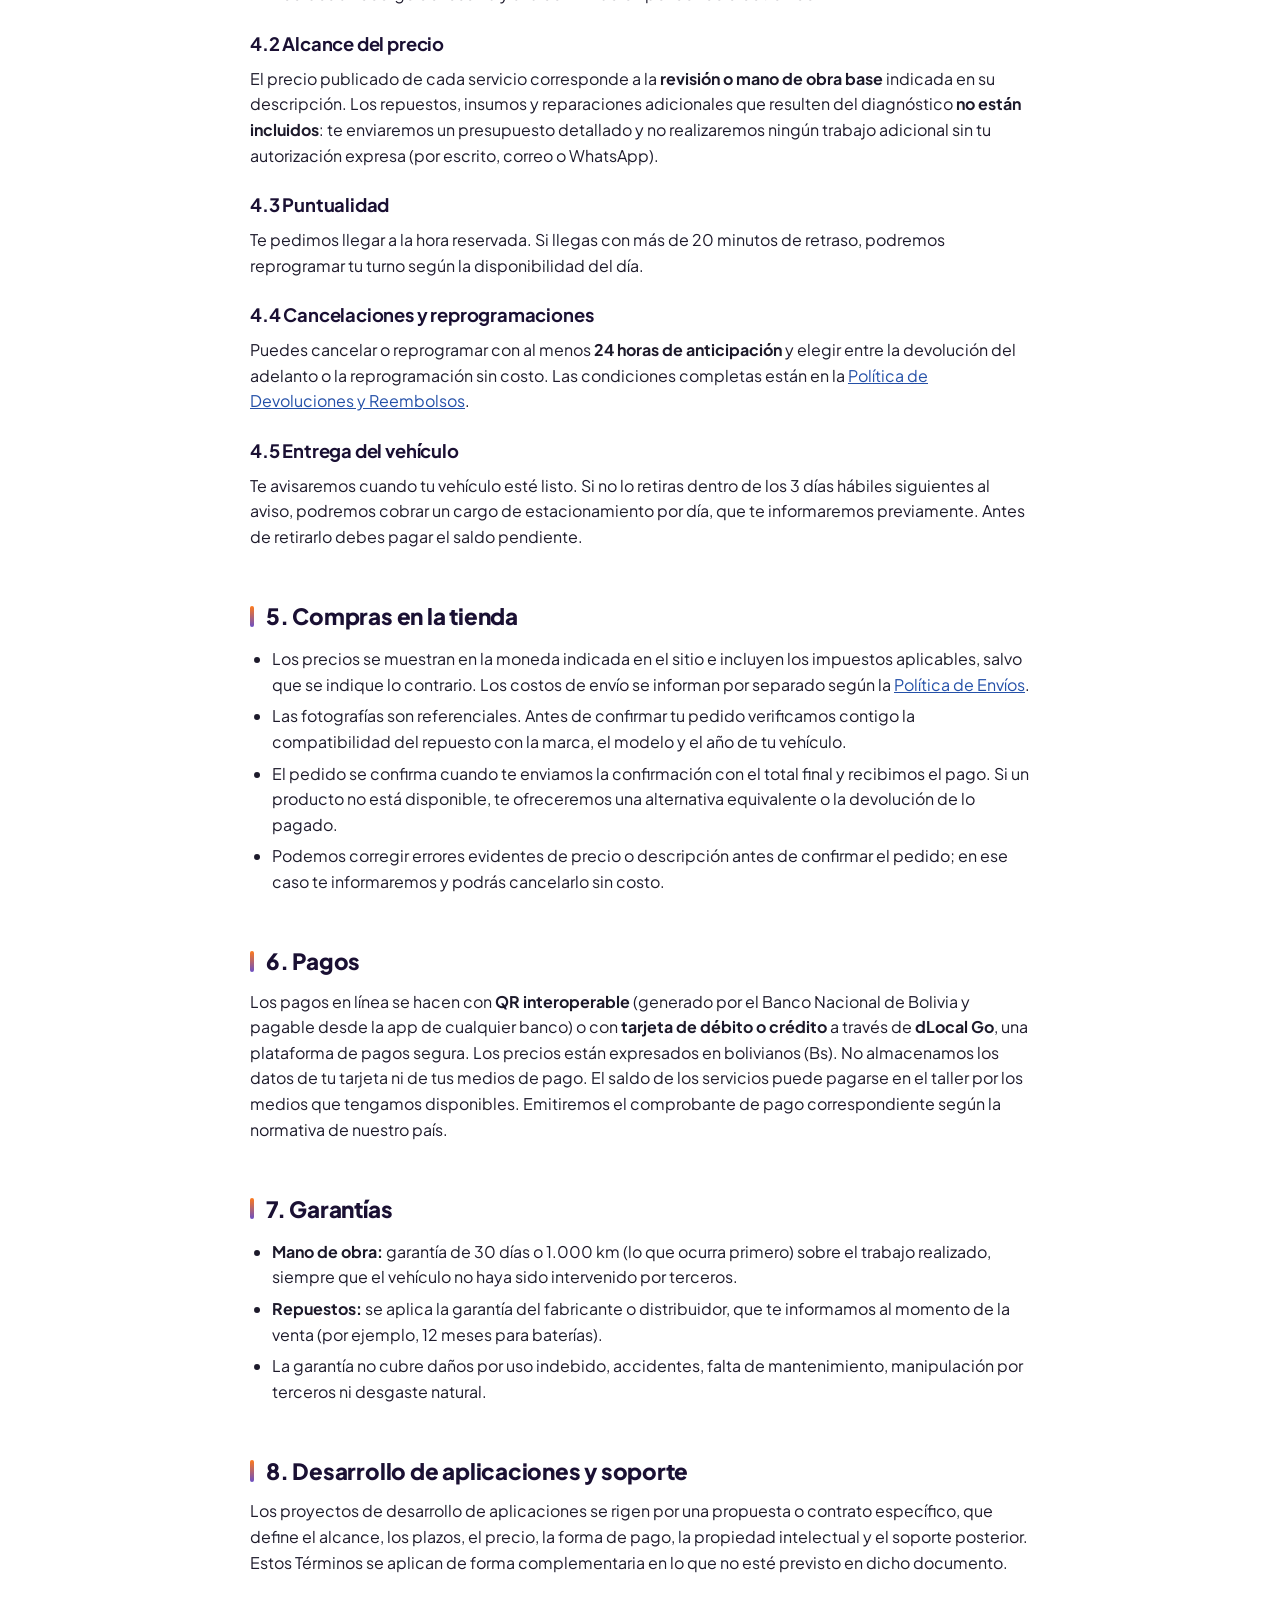
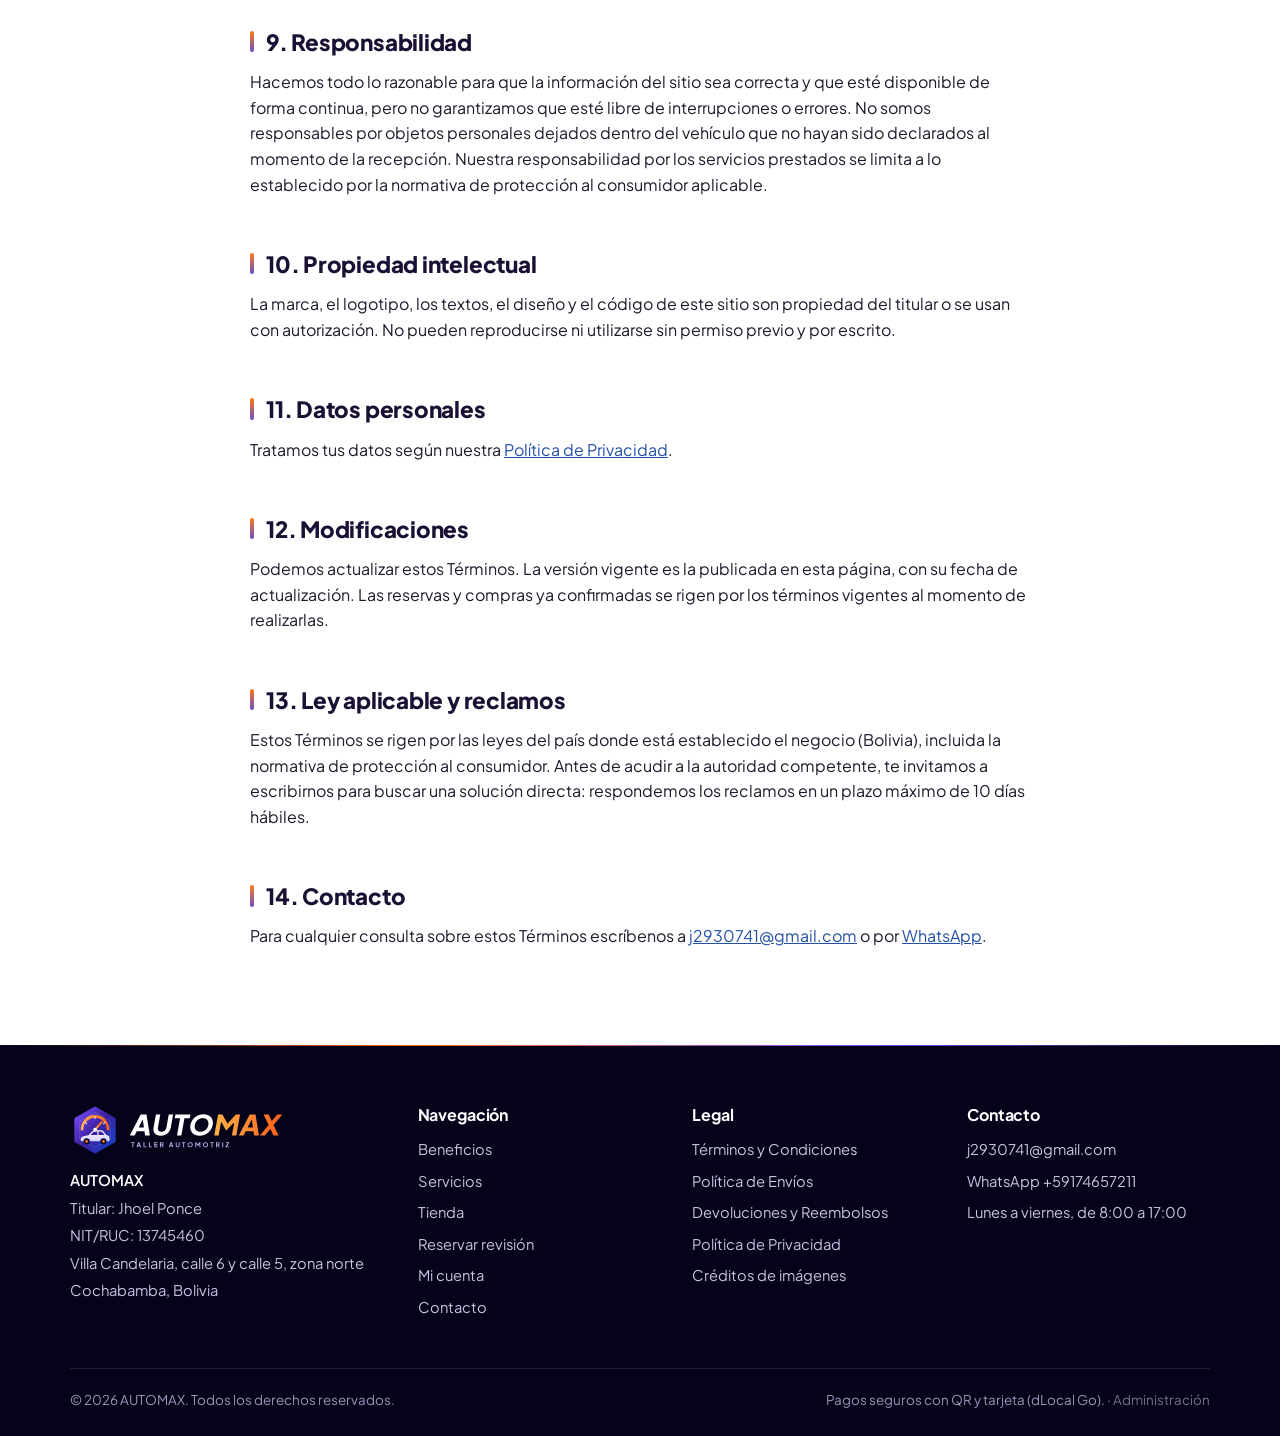
<file: terminos.html>
<!DOCTYPE html>
<html lang="es">
<head>
  <meta charset="UTF-8">
  <meta name="viewport" content="width=device-width, initial-scale=1">
  <title>Términos y Condiciones | AUTOMAX</title>
  <meta name="description" content="Términos y condiciones de uso del sitio, reservas de servicios de taller, compras en la tienda en línea y desarrollo de aplicaciones.">
  <meta name="theme-color" content="#1a1033">
  <link rel="icon" type="image/svg+xml" href="assets/img/logo-automax-icono.svg">
  <link rel="preconnect" href="https://fonts.googleapis.com">
  <link rel="preconnect" href="https://fonts.gstatic.com" crossorigin>
  <link href="https://fonts.googleapis.com/css2?family=Plus+Jakarta+Sans:wght@400;600;700;800&display=swap" rel="stylesheet">
  <link rel="stylesheet" href="assets/css/styles.css">
  <script>document.documentElement.classList.add("js");</script>
  <script src="assets/js/config.js"></script>
  <script src="assets/js/common.js" defer></script>
  <script src="assets/js/anim.js" defer></script>
</head>
<body>
<a class="skip-link" href="#contenido">Saltar al contenido</a>
<!-- HEADER -->
<header class="header">
  <div class="contenedor header__fila">
    <a class="marca" href="index.html" aria-label="AUTOMAX, ir al inicio">
      <img class="marca__logo" src="assets/img/logo-automax.svg" alt="AUTOMAX" width="187" height="44">
    </a>
    <div class="header__acciones">
      <nav id="nav" class="nav" aria-label="Menú principal">
        <a href="index.html#beneficios">Beneficios</a>
        <a href="index.html#servicios">Servicios</a>
        <a href="index.html#tienda">Tienda</a>
        <a href="index.html#preguntas">Preguntas</a>
        <a href="index.html#contacto">Contacto</a>
        <a class="btn btn--primario" href="reservar.html">Reservar revisión</a>
      </nav>
      <button class="nav-toggle" type="button" aria-controls="nav" aria-expanded="false" aria-label="Abrir menú">
        <svg viewBox="0 0 24 24" fill="none" stroke="currentColor" stroke-width="2" stroke-linecap="round" aria-hidden="true"><path d="M3 6h18M3 12h18M3 18h18"/></svg>
      </button>
    </div>
  </div>
</header>
<!-- /HEADER -->
<main id="contenido">
  <section class="pagina-cab">
    <div class="contenedor">
      <p class="migas"><a href="index.html">Inicio</a> › Términos y Condiciones</p>
      <h1>Términos y Condiciones</h1>
      <p>Reglas claras para usar nuestro sitio, reservar servicios y comprar en la tienda.</p>
    </div>
  </section>

  <article class="legal">
    <p class="actualizado">Última actualización: 14 de noviembre de 2026</p>

    <h2>1. Identificación del prestador</h2>
    <p>Este sitio web y los servicios ofrecidos en él son operados por:</p>
    <div class="identidad-caja"><dl>
      <div data-cfg-si="negocio.nombre" style="display:contents"><dt>Nombre comercial</dt><dd data-cfg="negocio.nombre">AUTOMAX</dd></div>
      <div data-cfg-si="negocio.titular" style="display:contents"><dt>Titular</dt><dd data-cfg="negocio.titular"></dd></div>
      <div data-cfg-si="negocio.nit" style="display:contents"><dt>NIT/RUC</dt><dd data-cfg="negocio.nit"></dd></div>
      <div data-cfg-si="negocio.direccion" style="display:contents"><dt>Dirección</dt><dd data-cfg="negocio.direccion"></dd></div>
      <div data-cfg-si="negocio.ubicacion" style="display:contents"><dt>Ciudad y país</dt><dd data-cfg="negocio.ubicacion"></dd></div>
      <div data-cfg-si="negocio.correo" style="display:contents"><dt>Correo</dt><dd data-cfg="negocio.correo"></dd></div>
      <div data-cfg-si="negocio.whatsappFormato" style="display:contents"><dt>WhatsApp</dt><dd data-cfg="negocio.whatsappFormato"></dd></div>
    </dl></div>
    <p>Al navegar por el sitio, reservar un servicio o realizar una compra, aceptas estos Términos y Condiciones. Si no estás de acuerdo con ellos, te pedimos no utilizar el sitio.</p>

    <h2>2. Objeto</h2>
    <p>A través de este sitio ofrecemos:</p>
    <ul>
      <li><strong>Servicios de taller mecánico:</strong> revisión general, cambio de aceite, frenos, suspensión, batería, diagnóstico con escáner y otras revisiones, con reserva de turno en línea.</li>
      <li><strong>Tienda en línea:</strong> venta de repuestos, aceites y lubricantes, filtros, frenos, baterías, llantas y accesorios.</li>
      <li><strong>Servicios digitales:</strong> desarrollo de aplicaciones personalizadas para talleres (Android e iOS) y soporte especializado.</li>
    </ul>

    <h2>3. Uso del sitio</h2>
    <p>Te comprometes a proporcionar información veraz, completa y actualizada, y a no utilizar el sitio para fines ilícitos, fraudulentos o que puedan dañar a terceros o al funcionamiento de la plataforma. Podemos rechazar o cancelar reservas y pedidos cuando detectemos datos falsos o un uso indebido.</p>

    <h2>4. Reservas de servicios</h2>
    <h3>4.1 Cómo funciona</h3>
    <ol>
      <li>Eliges el servicio, indicas los síntomas del vehículo y seleccionas un día y una hora disponibles. Atendemos de lunes a viernes, en turnos de <span data-res="duracionMinutos">60</span> minutos.</li>
      <li>Ingresas tus datos y los de tu vehículo (marca, modelo, año y placa).</li>
      <li>Pagas un <strong>adelanto del <span data-res="porcentajeAdelanto">30</span>%</strong> del costo de la revisión para asegurar tu turno. El saldo se paga en el taller.</li>
      <li>Recibes un código de reserva y una confirmación por correo electrónico.</li>
    </ol>
    <h3>4.2 Alcance del precio</h3>
    <p>El precio publicado de cada servicio corresponde a la <strong>revisión o mano de obra base</strong> indicada en su descripción. Los repuestos, insumos y reparaciones adicionales que resulten del diagnóstico <strong>no están incluidos</strong>: te enviaremos un presupuesto detallado y no realizaremos ningún trabajo adicional sin tu autorización expresa (por escrito, correo o WhatsApp).</p>
    <h3>4.3 Puntualidad</h3>
    <p>Te pedimos llegar a la hora reservada. Si llegas con más de 20 minutos de retraso, podremos reprogramar tu turno según la disponibilidad del día.</p>
    <h3>4.4 Cancelaciones y reprogramaciones</h3>
    <p>Puedes cancelar o reprogramar con al menos <strong><span data-res="horasCancelacion">24</span> horas de anticipación</strong> y elegir entre la devolución del adelanto o la reprogramación sin costo. Las condiciones completas están en la <a href="reembolsos.html">Política de Devoluciones y Reembolsos</a>.</p>
    <h3>4.5 Entrega del vehículo</h3>
    <p>Te avisaremos cuando tu vehículo esté listo. Si no lo retiras dentro de los 3 días hábiles siguientes al aviso, podremos cobrar un cargo de estacionamiento por día, que te informaremos previamente. Antes de retirarlo debes pagar el saldo pendiente.</p>

    <h2>5. Compras en la tienda</h2>
    <ul>
      <li>Los precios se muestran en la moneda indicada en el sitio e incluyen los impuestos aplicables, salvo que se indique lo contrario. Los costos de envío se informan por separado según la <a href="envios.html">Política de Envíos</a>.</li>
      <li>Las fotografías son referenciales. Antes de confirmar tu pedido verificamos contigo la compatibilidad del repuesto con la marca, el modelo y el año de tu vehículo.</li>
      <li>El pedido se confirma cuando te enviamos la confirmación con el total final y recibimos el pago. Si un producto no está disponible, te ofreceremos una alternativa equivalente o la devolución de lo pagado.</li>
      <li>Podemos corregir errores evidentes de precio o descripción antes de confirmar el pedido; en ese caso te informaremos y podrás cancelarlo sin costo.</li>
    </ul>

    <h2>6. Pagos</h2>
    <p>Los pagos en línea se hacen con <strong>QR interoperable</strong> (generado por el Banco Nacional de Bolivia y pagable desde la app de cualquier banco) o con <strong>tarjeta de débito o crédito</strong> a través de <strong>dLocal Go</strong>, una plataforma de pagos segura. Los precios están expresados en bolivianos (Bs). No almacenamos los datos de tu tarjeta ni de tus medios de pago. El saldo de los servicios puede pagarse en el taller por los medios que tengamos disponibles. Emitiremos el comprobante de pago correspondiente según la normativa de nuestro país.</p>

    <h2>7. Garantías</h2>
    <ul>
      <li><strong>Mano de obra:</strong> garantía de 30 días o 1.000 km (lo que ocurra primero) sobre el trabajo realizado, siempre que el vehículo no haya sido intervenido por terceros.</li>
      <li><strong>Repuestos:</strong> se aplica la garantía del fabricante o distribuidor, que te informamos al momento de la venta (por ejemplo, 12 meses para baterías).</li>
      <li>La garantía no cubre daños por uso indebido, accidentes, falta de mantenimiento, manipulación por terceros ni desgaste natural.</li>
    </ul>

    <h2>8. Desarrollo de aplicaciones y soporte</h2>
    <p>Los proyectos de desarrollo de aplicaciones se rigen por una propuesta o contrato específico, que define el alcance, los plazos, el precio, la forma de pago, la propiedad intelectual y el soporte posterior. Estos Términos se aplican de forma complementaria en lo que no esté previsto en dicho documento.</p>

    <h2>9. Responsabilidad</h2>
    <p>Hacemos todo lo razonable para que la información del sitio sea correcta y que esté disponible de forma continua, pero no garantizamos que esté libre de interrupciones o errores. No somos responsables por objetos personales dejados dentro del vehículo que no hayan sido declarados al momento de la recepción. Nuestra responsabilidad por los servicios prestados se limita a lo establecido por la normativa de protección al consumidor aplicable.</p>

    <h2>10. Propiedad intelectual</h2>
    <p>La marca, el logotipo, los textos, el diseño y el código de este sitio son propiedad del titular o se usan con autorización. No pueden reproducirse ni utilizarse sin permiso previo y por escrito.</p>

    <h2>11. Datos personales</h2>
    <p>Tratamos tus datos según nuestra <a href="privacidad.html">Política de Privacidad</a>.</p>

    <h2>12. Modificaciones</h2>
    <p>Podemos actualizar estos Términos. La versión vigente es la publicada en esta página, con su fecha de actualización. Las reservas y compras ya confirmadas se rigen por los términos vigentes al momento de realizarlas.</p>

    <h2>13. Ley aplicable y reclamos</h2>
    <p>Estos Términos se rigen por las leyes del país donde está establecido el negocio<span data-cfg-si="negocio.pais"> (<span data-cfg="negocio.pais"></span>)</span>, incluida la normativa de protección al consumidor. Antes de acudir a la autoridad competente, te invitamos a escribirnos para buscar una solución directa: respondemos los reclamos en un plazo máximo de 10 días hábiles.</p>

    <h2>14. Contacto</h2>
    <p>Para cualquier consulta sobre estos Términos escríbenos <span data-cfg-si="negocio.correo">a <a href="#" data-cfg-link="correo"><span data-cfg="negocio.correo"></span></a></span><span data-cfg-si="negocio.whatsapp"> o por <a href="#" data-cfg-link="whatsapp">WhatsApp</a></span>.</p>
  </article>
</main>
<!-- FOOTER -->
<footer class="footer">
  <div class="contenedor">
    <div class="footer__grid">
      <div class="footer__identidad">
        <a class="marca" href="index.html" aria-label="AUTOMAX, ir al inicio">
          <img class="marca__logo" src="assets/img/logo-automax.svg" alt="AUTOMAX" width="213" height="50" loading="lazy">
        </a>
        <p><strong data-cfg="negocio.nombre">AUTOMAX</strong></p>
        <p data-cfg-si="negocio.titular">Titular: <span data-cfg="negocio.titular"></span></p>
        <p data-cfg-si="negocio.nit">NIT/RUC: <span data-cfg="negocio.nit"></span></p>
        <p data-cfg-si="negocio.direccion"><span data-cfg="negocio.direccion"></span></p>
        <p data-cfg-si="negocio.ubicacion"><span data-cfg="negocio.ubicacion"></span></p>
      </div>
      <div>
        <h3>Navegación</h3>
        <ul>
          <li><a href="index.html#beneficios">Beneficios</a></li>
          <li><a href="index.html#servicios">Servicios</a></li>
          <li><a href="index.html#tienda">Tienda</a></li>
          <li><a href="reservar.html">Reservar revisión</a></li>
          <li><a href="cuenta.html">Mi cuenta</a></li>
          <li><a href="index.html#contacto">Contacto</a></li>
        </ul>
      </div>
      <div>
        <h3>Legal</h3>
        <ul>
          <li><a href="terminos.html">Términos y Condiciones</a></li>
          <li><a href="envios.html">Política de Envíos</a></li>
          <li><a href="reembolsos.html">Devoluciones y Reembolsos</a></li>
          <li><a href="privacidad.html">Política de Privacidad</a></li>
          <li><a href="creditos.html">Créditos de imágenes</a></li>
        </ul>
      </div>
      <div>
        <h3>Contacto</h3>
        <ul>
          <li data-cfg-si="negocio.correo"><a href="#" data-cfg-link="correo"><span data-cfg="negocio.correo"></span></a></li>
          <li data-cfg-si="negocio.whatsapp"><a href="#" data-cfg-link="whatsapp">WhatsApp <span data-cfg="negocio.whatsappFormato"></span></a></li>
          <li><span data-cfg="negocio.horarioTexto">Lunes a viernes</span></li>
        </ul>
      </div>
    </div>
    <div class="footer__base">
      <span>© <span data-anio>2026</span> <span data-cfg="negocio.nombre">AUTOMAX</span>. Todos los derechos reservados.</span>
      <span>Pagos seguros con QR y tarjeta (dLocal Go). · <a href="admin.html" rel="nofollow">Administración</a></span>
    </div>
  </div>
</footer>
<a class="wa-flotante" href="#" data-cfg-link="whatsapp" aria-label="Escríbenos por WhatsApp">
  <svg viewBox="0 0 24 24" fill="currentColor" aria-hidden="true"><path d="M12 2a10 10 0 0 0-8.6 15l-1.4 5 5.2-1.4A10 10 0 1 0 12 2zm5.5 14.1c-.2.6-1.3 1.2-1.8 1.2-.5.1-1 .1-3.3-.8-2.8-1.1-4.5-4-4.7-4.2-.1-.2-1.1-1.5-1.1-2.9 0-1.4.7-2 1-2.3.2-.3.5-.3.7-.3h.5c.2 0 .4 0 .6.5l.9 2.1c.1.2.1.3 0 .5l-.3.5-.4.4c-.1.1-.3.3-.1.6.2.3.8 1.3 1.7 2.1 1.2 1 2.1 1.4 2.4 1.5.3.1.5.1.6-.1l.9-1.1c.2-.3.4-.2.6-.1l2 1c.3.1.5.2.5.3.1.2.1.7-.1 1.2z"/></svg>
</a>
<!-- /FOOTER -->
</body>
</html>
</file>
<file: assets/css/styles.css>
/* ==========================================================
   AUTOMAX — Hoja de estilos principal
   Paleta: morado oscuro, azul oscuro y acento naranja
   ========================================================== */
:root {
  --morado-900: #1a1033;
  --morado-800: #2a1b4d;
  --morado-700: #3b2a6e;
  --morado-500: #6b4fc4;
  --azul-900: #0b1530;
  --azul-800: #14306b;
  --azul-600: #2450a8;
  --naranja: #ff7a1a;
  --naranja-osc: #e8630a;
  --naranja-claro: #fff1e6;
  --texto: #1d1a2b;
  --texto-suave: #5b5670;
  --borde: #e4e0ef;
  --fondo: #ffffff;
  --fondo-alt: #f6f4fb;
  --ok: #1f9d55;
  --error: #d64545;
  --aviso: #b7791f;
  --radio: 16px;
  --radio-sm: 10px;
  --sombra: 0 10px 30px rgba(26, 16, 51, .10);
  --sombra-fuerte: 0 24px 60px rgba(11, 21, 48, .28);
  --max: 1180px;
  --fuente: "Plus Jakarta Sans", system-ui, -apple-system, "Segoe UI", Roboto, Arial, sans-serif;
  --header-h: 68px;
}

*, *::before, *::after { box-sizing: border-box; }
html { scroll-behavior: smooth; scroll-padding-top: calc(var(--header-h) + 12px); -webkit-text-size-adjust: 100%; }
body { margin: 0; font-family: var(--fuente); color: var(--texto); background: var(--fondo); line-height: 1.6; font-size: 16px; }
img, svg { max-width: 100%; display: block; }
a { color: var(--azul-600); }
a:hover { color: var(--naranja-osc); }
h1, h2, h3, h4 { line-height: 1.2; margin: 0 0 .6em; color: var(--morado-900); letter-spacing: -.01em; }
h1 { font-size: clamp(2rem, 5vw, 3.4rem); font-weight: 800; }
h2 { font-size: clamp(1.6rem, 3.4vw, 2.4rem); font-weight: 800; }
h3 { font-size: 1.15rem; font-weight: 700; }
p { margin: 0 0 1em; }
button, input, select, textarea { font: inherit; }
:focus-visible { outline: 3px solid var(--naranja); outline-offset: 2px; border-radius: 4px; }
.sr-only { position: absolute; width: 1px; height: 1px; padding: 0; margin: -1px; overflow: hidden; clip: rect(0,0,0,0); white-space: nowrap; border: 0; }
.skip-link { position: absolute; left: -999px; top: 8px; background: var(--naranja); color: #fff; padding: 8px 14px; border-radius: 8px; z-index: 1000; }
.skip-link:focus { left: 8px; }
[hidden] { display: none !important; }

.contenedor { width: 100%; max-width: var(--max); margin: 0 auto; padding: 0 20px; }
.seccion { padding: 80px 0; }
.seccion--alt { background: var(--fondo-alt); }
.seccion__cabecera { text-align: center; max-width: 720px; margin: 0 auto 44px; }
.seccion__cabecera p { color: var(--texto-suave); font-size: 1.05rem; }
.etiqueta { display: inline-block; font-size: .78rem; font-weight: 700; text-transform: uppercase; letter-spacing: .08em; color: var(--naranja-osc); background: var(--naranja-claro); padding: 5px 12px; border-radius: 999px; margin-bottom: 14px; }

/* ---------- Botones ---------- */
.btn { display: inline-flex; align-items: center; justify-content: center; gap: 8px; padding: 13px 24px; border-radius: 999px; border: 2px solid transparent; font-weight: 700; font-size: 1rem; text-decoration: none; cursor: pointer; transition: transform .15s, background .15s, box-shadow .15s, color .15s; line-height: 1.2; min-height: 48px; }
.btn:hover { transform: translateY(-1px); }
.btn:disabled { opacity: .5; cursor: not-allowed; transform: none; }
.btn--primario { background: var(--naranja); color: #fff; box-shadow: 0 8px 20px rgba(255, 122, 26, .35); }
.btn--primario:hover { background: var(--naranja-osc); color: #fff; }
.btn--secundario { background: transparent; color: #fff; border-color: rgba(255,255,255,.55); }
.btn--secundario:hover { background: rgba(255,255,255,.1); color: #fff; }
.btn--oscuro { background: var(--morado-800); color: #fff; }
.btn--oscuro:hover { background: var(--morado-700); color: #fff; }
.btn--borde { background: #fff; color: var(--morado-800); border-color: var(--borde); }
.btn--borde:hover { border-color: var(--morado-500); color: var(--morado-800); }
.btn--peligro { background: #fff; color: var(--error); border-color: #f1c4c4; }
.btn--ok { background: var(--ok); color: #fff; }
.btn--sm { padding: 8px 14px; min-height: 38px; font-size: .9rem; }
.btn--bloque { width: 100%; }

/* ---------- Encabezado ---------- */
.header { position: fixed; inset: 0 0 auto 0; height: var(--header-h); z-index: 100; background: rgba(26, 16, 51, .92); backdrop-filter: blur(10px); -webkit-backdrop-filter: blur(10px); border-bottom: 1px solid rgba(255,255,255,.08); }
.header__fila { display: flex; align-items: center; justify-content: space-between; height: 100%; gap: 16px; }
.marca { display: inline-flex; align-items: center; gap: 10px; color: #fff; text-decoration: none; font-weight: 800; font-size: 1.25rem; }
.marca:hover { color: #fff; }
.marca img { width: 38px; height: 38px; }
.marca span b { color: var(--naranja); font-weight: 800; }
.nav { display: flex; align-items: center; gap: 4px; }
.nav a { color: #e8e4f6; text-decoration: none; font-weight: 600; font-size: .95rem; padding: 8px 12px; border-radius: 8px; }
.nav a:hover, .nav a[aria-current="page"] { color: #fff; background: rgba(255,255,255,.08); }
.nav a.btn[aria-current="page"] { background: var(--naranja); }
.nav .btn { margin-left: 8px; padding: 9px 18px; min-height: 40px; color: #fff; }
.nav-toggle { display: none; background: transparent; border: 0; color: #fff; padding: 8px; cursor: pointer; border-radius: 8px; }
.nav-toggle svg { width: 28px; height: 28px; }
.carrito-btn { position: relative; background: rgba(255,255,255,.08); border: 0; color: #fff; width: 44px; height: 44px; border-radius: 12px; cursor: pointer; display: inline-flex; align-items: center; justify-content: center; }
.carrito-btn svg { width: 22px; height: 22px; }
.carrito-btn__n { position: absolute; top: -4px; right: -4px; min-width: 20px; height: 20px; padding: 0 5px; border-radius: 999px; background: var(--naranja); color: #fff; font-size: .72rem; font-weight: 800; display: grid; place-items: center; }
.header__acciones { display: flex; align-items: center; gap: 8px; }

@media (max-width: 920px) {
  .nav-toggle { display: inline-flex; }
  .nav { position: fixed; top: var(--header-h); left: 0; right: 0; flex-direction: column; align-items: stretch; gap: 0; background: var(--morado-900); padding: 12px 20px 22px; border-bottom: 1px solid rgba(255,255,255,.1); transform: translateY(-120%); transition: transform .25s; max-height: calc(100vh - var(--header-h)); overflow-y: auto; }
  .nav.abierto { transform: translateY(0); }
  .nav a { padding: 14px 8px; font-size: 1.05rem; border-bottom: 1px solid rgba(255,255,255,.06); }
  .nav .btn { margin: 14px 0 0; }
}

/* ---------- Hero ---------- */
.hero { position: relative; overflow: hidden; color: #fff; padding: calc(var(--header-h) + 64px) 0 80px; background:
  radial-gradient(900px 500px at 85% 20%, rgba(255,122,26,.22), transparent 60%),
  radial-gradient(700px 500px at 10% 90%, rgba(36,80,168,.45), transparent 60%),
  linear-gradient(135deg, var(--morado-900) 0%, var(--morado-800) 45%, var(--azul-800) 100%); }
.hero__grid { display: grid; grid-template-columns: 1.1fr .9fr; gap: 48px; align-items: center; }
.hero h1 { color: #fff; }
.hero h1 em { font-style: normal; color: var(--naranja); }
.hero__sub { font-size: 1.15rem; color: #d9d4ee; max-width: 560px; margin-bottom: 30px; }
.hero__botones { display: flex; flex-wrap: wrap; gap: 14px; margin-bottom: 34px; }
.hero__marca { display: flex; align-items: center; gap: 12px; margin-bottom: 22px; }
.hero__marca img { width: 54px; height: 54px; filter: drop-shadow(0 8px 18px rgba(0,0,0,.3)); }
.hero__marca span { font-weight: 700; color: #e8e4f6; }
.hero__datos { display: flex; flex-wrap: wrap; gap: 26px; list-style: none; padding: 0; margin: 0; }
.hero__datos li { display: flex; flex-direction: column; }
.hero__datos strong { font-size: 1.5rem; color: #fff; }
.hero__datos li > span { font-size: .88rem; color: #b8b1d6; }

/* Maqueta de celular en CSS */
.telefono-wrap { display: flex; justify-content: center; position: relative; }
.telefono-wrap::before { content: ""; position: absolute; width: 320px; height: 320px; border-radius: 50%; background: radial-gradient(circle, rgba(255,122,26,.45), transparent 70%); top: 50%; left: 50%; transform: translate(-50%, -50%); filter: blur(20px); }
.telefono { position: relative; width: 290px; height: 590px; border-radius: 46px; background: #0d0a17; padding: 12px; box-shadow: var(--sombra-fuerte), inset 0 0 0 2px #2b2540; }
.telefono__pantalla { position: relative; height: 100%; border-radius: 36px; overflow: hidden; background: #f6f4fb; color: var(--texto); display: flex; flex-direction: column; }
.telefono__isla { position: absolute; top: 10px; left: 50%; transform: translateX(-50%); width: 90px; height: 24px; background: #0d0a17; border-radius: 20px; z-index: 3; }
.app__top { background: linear-gradient(135deg, var(--morado-800), var(--azul-800)); color: #fff; padding: 46px 18px 20px; }
.app__barra { display: flex; justify-content: space-between; align-items: center; margin-bottom: 14px; }
.app__barra img { width: 30px; height: 30px; }
.app__avatar { width: 30px; height: 30px; border-radius: 50%; background: var(--naranja); display: grid; place-items: center; font-weight: 800; font-size: .8rem; }
.app__hola { font-size: .82rem; color: #cfc8ea; margin: 0; }
.app__nombre { font-size: 1.15rem; font-weight: 800; margin: 0 0 12px; }
.app__cta { width: 100%; background: var(--naranja); color: #fff; border: 0; border-radius: 14px; padding: 11px; font-weight: 800; font-size: .9rem; display: flex; align-items: center; justify-content: center; gap: 6px; }
.app__cuerpo { padding: 14px; display: flex; flex-direction: column; gap: 12px; flex: 1; }
.app__iconos { display: grid; grid-template-columns: repeat(4, 1fr); gap: 8px; }
.app__icono { background: #fff; border-radius: 14px; padding: 9px 4px; text-align: center; font-size: .62rem; font-weight: 700; color: var(--morado-800); box-shadow: 0 3px 10px rgba(26,16,51,.06); line-height: 1.2; }
.app__icono i { display: grid; place-items: center; width: 32px; height: 32px; margin: 0 auto 5px; border-radius: 10px; background: var(--naranja-claro); color: var(--naranja-osc); }
.app__icono:nth-child(2) i { background: #e8eefc; color: var(--azul-600); }
.app__icono:nth-child(3) i { background: #efeafc; color: var(--morado-500); }
.app__icono i svg { width: 18px; height: 18px; }
.app__tarjeta { background: #fff; border-radius: 16px; padding: 13px; box-shadow: 0 3px 10px rgba(26,16,51,.06); }
.app__tarjeta h4 { font-size: .8rem; margin: 0 0 8px; display: flex; justify-content: space-between; }
.app__tarjeta h4 small { color: var(--ok); font-weight: 700; }
.app__vehiculo { display: flex; align-items: center; gap: 10px; margin-bottom: 10px; }
.app__vehiculo i { width: 38px; height: 38px; border-radius: 12px; background: var(--fondo-alt); display: grid; place-items: center; color: var(--morado-800); }
.app__vehiculo i svg { width: 22px; height: 22px; }
.app__vehiculo b { display: block; font-size: .8rem; }
.app__vehiculo span { font-size: .68rem; color: var(--texto-suave); }
.app__progreso { height: 7px; background: var(--fondo-alt); border-radius: 99px; overflow: hidden; }
.app__progreso span { display: block; height: 100%; width: 72%; background: linear-gradient(90deg, var(--naranja), #ffb067); border-radius: 99px; }
.app__estado { display: flex; justify-content: space-between; font-size: .64rem; color: var(--texto-suave); margin-top: 6px; }
.app__chips { display: flex; gap: 6px; flex-wrap: wrap; }
.app__chips span { font-size: .62rem; font-weight: 700; background: #e7f6ee; color: var(--ok); padding: 4px 8px; border-radius: 99px; }
.app__chips span.alerta { background: var(--naranja-claro); color: var(--naranja-osc); }
.app__promo { background: linear-gradient(135deg, var(--naranja), #ff9a4d); color: #fff; border-radius: 16px; padding: 12px; font-size: .74rem; }
.app__promo b { display: block; font-size: .85rem; }

@media (max-width: 920px) {
  .hero { padding-top: calc(var(--header-h) + 40px); }
  .hero__grid { grid-template-columns: 1fr; text-align: center; }
  .hero__sub { margin-left: auto; margin-right: auto; }
  .hero__botones, .hero__datos, .hero__marca { justify-content: center; }
}
@media (max-width: 380px) {
  .telefono { width: 260px; height: 540px; }
  .hero__botones .btn { width: 100%; }
}

/* ---------- Tarjetas / cuadrículas ---------- */
.grid { display: grid; gap: 22px; }
.grid--3 { grid-template-columns: repeat(3, 1fr); }
.grid--4 { grid-template-columns: repeat(4, 1fr); }
@media (max-width: 960px) { .grid--3, .grid--4 { grid-template-columns: repeat(2, 1fr); } }
@media (max-width: 600px) { .grid--3, .grid--4 { grid-template-columns: 1fr; } }

.tarjeta { background: #fff; border: 1px solid var(--borde); border-radius: var(--radio); padding: 26px; transition: transform .2s, box-shadow .2s, border-color .2s; }
.tarjeta:hover { transform: translateY(-3px); box-shadow: var(--sombra); border-color: transparent; }
.tarjeta p { color: var(--texto-suave); margin: 0; }
.icono { width: 54px; height: 54px; border-radius: 14px; display: grid; place-items: center; margin-bottom: 18px; background: linear-gradient(135deg, var(--morado-800), var(--azul-800)); color: var(--naranja); }
.icono svg { width: 28px; height: 28px; }

/* Banda de confianza */
.banda { background: linear-gradient(120deg, var(--azul-900), var(--morado-800)); color: #fff; padding: 56px 0; }
.banda__grid { display: grid; grid-template-columns: repeat(4, 1fr); gap: 24px; }
.banda__item { display: flex; gap: 14px; align-items: flex-start; }
.banda__item svg { flex: 0 0 auto; width: 40px; height: 40px; color: var(--naranja); }
.banda__item h3 { color: #fff; font-size: 1.05rem; margin-bottom: 4px; }
.banda__item p { color: #c9c2e6; font-size: .92rem; margin: 0; }
@media (max-width: 960px) { .banda__grid { grid-template-columns: repeat(2, 1fr); } }
@media (max-width: 560px) { .banda__grid { grid-template-columns: 1fr; } }

/* Servicios */
.servicio { display: flex; flex-direction: column; }
.servicio__precio { margin-top: auto; padding-top: 16px; display: flex; justify-content: space-between; align-items: center; gap: 10px; flex-wrap: wrap; }
.servicio__precio strong { color: var(--morado-800); font-size: 1.1rem; }
.servicio__precio small { color: var(--texto-suave); display: block; font-size: .78rem; }
.servicios-digitales { margin-top: 48px; display: grid; grid-template-columns: 1fr 1fr; gap: 22px; }
.destacado { border-radius: var(--radio); padding: 32px; color: #fff; background: linear-gradient(135deg, var(--morado-800), var(--azul-800)); position: relative; overflow: hidden; }
.destacado::after { content: ""; position: absolute; right: -60px; top: -60px; width: 200px; height: 200px; border-radius: 50%; background: rgba(255,122,26,.18); }
.destacado h3 { color: #fff; font-size: 1.35rem; }
.destacado p { color: #d4cdee; }
.destacado ul { margin: 0 0 22px; padding-left: 20px; color: #e6e1f7; }
.destacado li { margin-bottom: 4px; }
.destacado--naranja { background: linear-gradient(135deg, #e8630a, #ff9a4d); }
.destacado--naranja::after { background: rgba(255,255,255,.15); }
.destacado--naranja p, .destacado--naranja ul { color: #fff4ea; }
@media (max-width: 800px) { .servicios-digitales { grid-template-columns: 1fr; } }

/* ---------- Tienda ---------- */
.tienda__controles { display: flex; flex-wrap: wrap; gap: 14px; align-items: center; justify-content: space-between; margin-bottom: 28px; }
.buscador { position: relative; flex: 1 1 280px; max-width: 420px; }
.buscador svg { position: absolute; left: 14px; top: 50%; transform: translateY(-50%); width: 20px; height: 20px; color: var(--texto-suave); }
.buscador input { width: 100%; padding: 13px 16px 13px 44px; border-radius: 999px; border: 1px solid var(--borde); background: #fff; }
.filtros { display: flex; flex-wrap: wrap; gap: 8px; }
.filtro { border: 1px solid var(--borde); background: #fff; color: var(--morado-800); border-radius: 999px; padding: 8px 15px; font-weight: 600; font-size: .9rem; cursor: pointer; min-height: 40px; }
.filtro[aria-pressed="true"] { background: var(--morado-800); color: #fff; border-color: var(--morado-800); }
.productos { display: grid; grid-template-columns: repeat(4, 1fr); gap: 20px; }
@media (max-width: 1060px) { .productos { grid-template-columns: repeat(3, 1fr); } }
@media (max-width: 760px) { .productos { grid-template-columns: repeat(2, 1fr); gap: 14px; } }
@media (max-width: 420px) { .productos { grid-template-columns: 1fr; } }
.producto { background: #fff; border: 1px solid var(--borde); border-radius: var(--radio); overflow: hidden; display: flex; flex-direction: column; transition: box-shadow .2s, transform .2s; }
.producto:hover { box-shadow: var(--sombra); transform: translateY(-2px); }
.producto__foto { aspect-ratio: 1 / 1; background: var(--fondo-alt); }
.producto__foto img { width: 100%; height: 100%; object-fit: cover; }
.producto__cuerpo { padding: 16px; display: flex; flex-direction: column; flex: 1; }
.producto__cat { font-size: .72rem; font-weight: 700; text-transform: uppercase; letter-spacing: .06em; color: var(--naranja-osc); }
.producto h3 { font-size: 1rem; margin: 4px 0 6px; }
.producto p { font-size: .88rem; color: var(--texto-suave); margin-bottom: 14px; }
.producto__pie { margin-top: auto; display: flex; flex-direction: column; gap: 10px; }
.producto__precio { font-size: 1.25rem; font-weight: 800; color: var(--morado-900); }
.producto__agotado { font-size: .8rem; font-weight: 700; color: var(--error); }
.vacio { text-align: center; color: var(--texto-suave); padding: 40px 10px; grid-column: 1 / -1; }

/* Carrito lateral */
.carrito { position: fixed; inset: 0; z-index: 200; display: flex; justify-content: flex-end; }
.carrito__fondo { position: absolute; inset: 0; background: rgba(11, 21, 48, .55); }
.carrito__panel { position: relative; width: min(420px, 100%); height: 100%; background: #fff; display: flex; flex-direction: column; box-shadow: var(--sombra-fuerte); animation: deslizar .25s ease; }
@keyframes deslizar { from { transform: translateX(100%); } to { transform: translateX(0); } }
.carrito__cab { display: flex; justify-content: space-between; align-items: center; padding: 18px 20px; border-bottom: 1px solid var(--borde); }
.carrito__cab h2 { font-size: 1.3rem; margin: 0; }
.cerrar { background: var(--fondo-alt); border: 0; width: 40px; height: 40px; border-radius: 10px; cursor: pointer; font-size: 1.4rem; line-height: 1; color: var(--morado-800); }
.carrito__lista { flex: 1; overflow-y: auto; padding: 10px 20px; list-style: none; margin: 0; }
.carrito__item { display: grid; grid-template-columns: 56px 1fr auto; gap: 12px; align-items: center; padding: 12px 0; border-bottom: 1px solid var(--borde); }
.carrito__item img { width: 56px; height: 56px; border-radius: 10px; object-fit: cover; background: var(--fondo-alt); }
.carrito__item b { display: block; font-size: .9rem; line-height: 1.3; }
.carrito__item small { color: var(--texto-suave); }
.cantidad { display: inline-flex; align-items: center; border: 1px solid var(--borde); border-radius: 999px; margin-top: 6px; }
.cantidad button { background: none; border: 0; width: 30px; height: 30px; cursor: pointer; font-size: 1.05rem; color: var(--morado-800); }
.cantidad span { min-width: 22px; text-align: center; font-weight: 700; font-size: .9rem; }
.quitar { background: none; border: 0; color: var(--error); cursor: pointer; font-size: .8rem; font-weight: 600; padding: 4px; }
.carrito__pie { padding: 18px 20px 24px; border-top: 1px solid var(--borde); background: var(--fondo-alt); }
.carrito__total { display: flex; justify-content: space-between; font-size: 1.2rem; font-weight: 800; margin-bottom: 6px; }
.carrito__nota { font-size: .82rem; color: var(--texto-suave); margin-bottom: 14px; }

/* ---------- Contacto ---------- */
.contacto__grid { display: grid; grid-template-columns: .9fr 1.1fr; gap: 32px; align-items: start; }
@media (max-width: 860px) { .contacto__grid { grid-template-columns: 1fr; } }
.contacto__datos { display: flex; flex-direction: column; gap: 14px; }
.dato { display: flex; gap: 14px; align-items: center; background: #fff; border: 1px solid var(--borde); border-radius: var(--radio); padding: 16px 18px; text-decoration: none; color: var(--texto); }
a.dato:hover { border-color: var(--naranja); color: var(--texto); }
.dato i { flex: 0 0 auto; width: 46px; height: 46px; border-radius: 12px; display: grid; place-items: center; background: var(--naranja-claro); color: var(--naranja-osc); }
.dato i svg { width: 22px; height: 22px; }
.dato b { display: block; font-size: .8rem; color: var(--texto-suave); font-weight: 600; }
.dato span { font-weight: 700; word-break: break-word; }

/* ---------- Formularios ---------- */
.form { background: #fff; border: 1px solid var(--borde); border-radius: var(--radio); padding: 28px; box-shadow: var(--sombra); }
.campos { display: grid; grid-template-columns: 1fr 1fr; gap: 16px; }
.campos .completo { grid-column: 1 / -1; }
@media (max-width: 560px) { .campos { grid-template-columns: 1fr; } .form { padding: 20px; } }
.campo label { display: block; font-weight: 600; font-size: .9rem; margin-bottom: 6px; color: var(--morado-900); }
.campo label .req { color: var(--naranja-osc); }
.campo input, .campo select, .campo textarea { width: 100%; padding: 12px 14px; border: 1px solid var(--borde); border-radius: var(--radio-sm); background: #fff; color: var(--texto); min-height: 48px; }
.campo textarea { min-height: 120px; resize: vertical; }
.campo input:focus, .campo select:focus, .campo textarea:focus { outline: none; border-color: var(--morado-500); box-shadow: 0 0 0 3px rgba(107, 79, 196, .18); }
.campo input[aria-invalid="true"], .campo select[aria-invalid="true"] { border-color: var(--error); }
.campo .ayuda { font-size: .8rem; color: var(--texto-suave); margin-top: 4px; }
.check { display: flex; gap: 10px; align-items: flex-start; font-size: .9rem; }
.check input { width: 20px; height: 20px; margin-top: 2px; accent-color: var(--naranja); flex: 0 0 auto; }
.mensaje { padding: 12px 16px; border-radius: var(--radio-sm); font-weight: 600; font-size: .92rem; margin-top: 14px; }
.mensaje--ok { background: #e7f6ee; color: #146c3b; }
.mensaje--error { background: #fdecec; color: #a12d2d; }
.mensaje--info { background: #eef2fd; color: var(--azul-800); }

/* ---------- Páginas internas ---------- */
.pagina-cab { padding: calc(var(--header-h) + 48px) 0 44px; color: #fff; background: linear-gradient(135deg, var(--morado-900), var(--azul-800)); }
.pagina-cab h1 { color: #fff; font-size: clamp(1.8rem, 4.2vw, 2.8rem); margin-bottom: 8px; }
.pagina-cab p { color: #d4cdee; margin: 0; max-width: 680px; }
.migas { font-size: .85rem; margin-bottom: 14px; color: #b8b1d6; }
.migas a { color: #fff; }
.legal { max-width: 820px; margin: 0 auto; padding: 56px 20px 80px; }
.legal h2 { font-size: 1.4rem; margin-top: 2em; padding-top: .4em; }
.legal h3 { margin-top: 1.4em; }
.legal ul, .legal ol { padding-left: 22px; }
.legal li { margin-bottom: 6px; }
.legal table { width: 100%; border-collapse: collapse; margin: 1em 0 1.6em; font-size: .95rem; }
.legal th, .legal td { text-align: left; padding: 11px 12px; border-bottom: 1px solid var(--borde); vertical-align: top; }
.legal th { background: var(--fondo-alt); color: var(--morado-900); }
.tabla-scroll { overflow-x: auto; }
.aviso-caja { background: var(--naranja-claro); border-left: 4px solid var(--naranja); border-radius: 8px; padding: 16px 18px; margin: 1.4em 0; }
.aviso-caja p:last-child { margin: 0; }
.identidad-caja { background: var(--fondo-alt); border-radius: var(--radio); padding: 20px 22px; margin: 1.4em 0; }
.identidad-caja dl { display: grid; grid-template-columns: max-content 1fr; gap: 6px 18px; margin: 0; }
.identidad-caja dt { font-weight: 700; color: var(--morado-900); }
.identidad-caja dd { margin: 0; word-break: break-word; }
@media (max-width: 520px) { .identidad-caja dl { grid-template-columns: 1fr; } .identidad-caja dd { margin-bottom: 8px; } }
.actualizado { color: var(--texto-suave); font-size: .9rem; }

/* ---------- Reservas ---------- */
.reserva { padding: 40px 0 80px; }
.pasos { display: flex; gap: 6px; list-style: none; padding: 0; margin: 0 0 28px; counter-reset: paso; overflow-x: auto; }
.pasos li { flex: 1 1 0; min-width: 92px; text-align: center; font-size: .78rem; font-weight: 600; color: var(--texto-suave); padding-top: 42px; position: relative; counter-increment: paso; }
.pasos li::before { content: counter(paso); position: absolute; top: 0; left: 50%; transform: translateX(-50%); width: 34px; height: 34px; border-radius: 50%; display: grid; place-items: center; background: var(--fondo-alt); border: 2px solid var(--borde); font-weight: 800; color: var(--texto-suave); }
.pasos li.activo { color: var(--morado-900); }
.pasos li.activo::before { background: var(--naranja); border-color: var(--naranja); color: #fff; }
.pasos li.hecho::before { content: "✓"; background: var(--morado-800); border-color: var(--morado-800); color: #fff; }
.paso { display: none; }
.paso.activo { display: block; animation: aparecer .25s ease; }
@keyframes aparecer { from { opacity: 0; transform: translateY(6px); } to { opacity: 1; transform: none; } }
.paso__titulo { margin-bottom: 4px; }
.paso__desc { color: var(--texto-suave); margin-bottom: 22px; }
.reserva__layout { display: grid; grid-template-columns: 1fr 320px; gap: 28px; align-items: start; }
@media (max-width: 960px) { .reserva__layout { grid-template-columns: 1fr; } }
.opciones { display: grid; grid-template-columns: repeat(2, 1fr); gap: 12px; }
@media (max-width: 560px) { .opciones { grid-template-columns: 1fr; } }
.opcion { position: relative; }
.opcion input { position: absolute; opacity: 0; inset: 0; width: 100%; height: 100%; margin: 0; cursor: pointer; }
.opcion label { display: block; height: 100%; border: 2px solid var(--borde); border-radius: var(--radio); padding: 16px 18px; cursor: pointer; background: #fff; transition: border-color .15s, box-shadow .15s; }
.opcion label b { display: flex; justify-content: space-between; gap: 10px; color: var(--morado-900); }
.opcion label b span { color: var(--naranja-osc); white-space: nowrap; }
.opcion label small { display: block; color: var(--texto-suave); margin-top: 4px; font-size: .84rem; line-height: 1.45; }
.opcion input:checked + label { border-color: var(--naranja); box-shadow: 0 0 0 4px rgba(255,122,26,.15); }
.opcion input:focus-visible + label { outline: 3px solid var(--naranja); outline-offset: 2px; }
.sintomas { display: grid; grid-template-columns: repeat(2, 1fr); gap: 10px; }
@media (max-width: 560px) { .sintomas { grid-template-columns: 1fr; } }
.sintoma { display: flex; align-items: center; gap: 12px; border: 2px solid var(--borde); border-radius: var(--radio-sm); padding: 12px 14px; cursor: pointer; background: #fff; min-height: 52px; }
.sintoma input { width: 20px; height: 20px; accent-color: var(--naranja); flex: 0 0 auto; }
.sintoma:has(input:checked) { border-color: var(--naranja); background: #fffaf5; }

.agenda { display: grid; grid-template-columns: 1fr 1fr; gap: 22px; }
@media (max-width: 760px) { .agenda { grid-template-columns: 1fr; } }
.calendario { background: #fff; border: 1px solid var(--borde); border-radius: var(--radio); padding: 18px; }
.calendario__cab { display: flex; justify-content: space-between; align-items: center; margin-bottom: 12px; }
.calendario__cab h3 { margin: 0; text-transform: capitalize; font-size: 1.05rem; }
.calendario__cab button { width: 40px; height: 40px; border-radius: 10px; border: 1px solid var(--borde); background: #fff; cursor: pointer; font-size: 1.2rem; color: var(--morado-800); }
.calendario__cab button:disabled { opacity: .35; cursor: not-allowed; }
.calendario__grid { display: grid; grid-template-columns: repeat(7, 1fr); gap: 4px; text-align: center; }
.calendario__dia-sem { font-size: .72rem; font-weight: 700; color: var(--texto-suave); padding: 6px 0; text-transform: uppercase; }
.dia { aspect-ratio: 1; border: 0; border-radius: 10px; background: var(--fondo-alt); cursor: pointer; font-weight: 600; color: var(--morado-900); font-size: .92rem; min-height: 38px; }
.dia:hover:not(:disabled) { background: #ece6fb; }
.dia:disabled { background: transparent; color: #c3bed3; cursor: not-allowed; text-decoration: line-through; text-decoration-color: #ddd8e8; }
.dia.vacio-dia { visibility: hidden; }
.dia.hoy { box-shadow: inset 0 0 0 2px var(--morado-500); }
.dia[aria-pressed="true"] { background: var(--naranja); color: #fff; }
.horas { background: #fff; border: 1px solid var(--borde); border-radius: var(--radio); padding: 18px; }
.horas h3 { font-size: 1.05rem; }
.horas__grid { display: grid; grid-template-columns: repeat(3, 1fr); gap: 8px; }
.hora { border: 2px solid var(--borde); background: #fff; border-radius: 10px; padding: 10px 4px; cursor: pointer; font-weight: 700; color: var(--morado-900); min-height: 46px; }
.hora:hover:not(:disabled) { border-color: var(--morado-500); }
.hora:disabled { background: var(--fondo-alt); color: #b5afc8; cursor: not-allowed; text-decoration: line-through; border-color: transparent; }
.hora[aria-pressed="true"] { background: var(--naranja); border-color: var(--naranja); color: #fff; }
.leyenda { display: flex; gap: 16px; flex-wrap: wrap; font-size: .8rem; color: var(--texto-suave); margin-top: 14px; }
.leyenda span::before { content: ""; display: inline-block; width: 12px; height: 12px; border-radius: 4px; margin-right: 6px; vertical-align: -1px; }
.leyenda .l-libre::before { border: 2px solid var(--borde); }
.leyenda .l-ocupado::before { background: var(--fondo-alt); }
.leyenda .l-sel::before { background: var(--naranja); }

.resumen { position: sticky; top: calc(var(--header-h) + 16px); background: #fff; border: 1px solid var(--borde); border-radius: var(--radio); padding: 22px; box-shadow: var(--sombra); }
.resumen h3 { margin-bottom: 14px; }
.resumen dl { margin: 0; font-size: .92rem; }
.resumen dl div { display: flex; justify-content: space-between; gap: 12px; padding: 8px 0; border-bottom: 1px dashed var(--borde); }
.resumen dt { color: var(--texto-suave); }
.resumen dd { margin: 0; font-weight: 700; text-align: right; }
.resumen .total { font-size: 1.05rem; }
.resumen .total dd { color: var(--naranja-osc); font-size: 1.2rem; }
@media (max-width: 960px) { .resumen { position: static; } }
.nav-pasos { display: flex; justify-content: space-between; gap: 12px; margin-top: 28px; flex-wrap: wrap; }
.nav-pasos .btn { flex: 1 1 160px; }
@media (min-width: 561px) { .nav-pasos .btn { flex: 0 0 auto; } }
.politica { background: var(--naranja-claro); border: 1px solid #ffd8bb; border-radius: var(--radio); padding: 18px 20px; margin: 20px 0; font-size: .92rem; }
.politica h4 { margin: 0 0 6px; color: var(--naranja-osc); display: flex; gap: 8px; align-items: center; }
.politica p { margin: 0 0 8px; }
.politica p:last-child { margin: 0; }
.confirmada { text-align: center; max-width: 640px; margin: 0 auto; }
.confirmada__icono { width: 86px; height: 86px; border-radius: 50%; background: #e7f6ee; color: var(--ok); display: grid; place-items: center; margin: 0 auto 18px; }
.confirmada__icono svg { width: 46px; height: 46px; }
.codigo { display: inline-block; font-size: clamp(1.4rem, 6vw, 2rem); font-weight: 800; letter-spacing: .12em; background: var(--morado-900); color: #fff; padding: 12px 24px; border-radius: 14px; margin: 8px 0 18px; font-family: ui-monospace, Consolas, monospace; }
.confirmada .resumen { position: static; text-align: left; margin: 22px 0; box-shadow: none; }
.acciones { display: flex; gap: 12px; justify-content: center; flex-wrap: wrap; }

/* ---------- Admin ---------- */
.admin-login { max-width: 420px; margin: 0 auto; }
.admin-barra { display: flex; flex-wrap: wrap; gap: 12px; align-items: end; justify-content: space-between; margin-bottom: 20px; }
.admin-filtros { display: flex; flex-wrap: wrap; gap: 12px; align-items: end; }
.admin-filtros .campo { min-width: 160px; }
.stats { display: grid; grid-template-columns: repeat(4, 1fr); gap: 14px; margin-bottom: 24px; }
@media (max-width: 760px) { .stats { grid-template-columns: repeat(2, 1fr); } }
.stat { background: #fff; border: 1px solid var(--borde); border-radius: var(--radio); padding: 16px; }
.stat b { display: block; font-size: 1.7rem; color: var(--morado-900); }
.stat span { font-size: .85rem; color: var(--texto-suave); }
.reservas-lista { display: flex; flex-direction: column; gap: 12px; }
.reserva-item { background: #fff; border: 1px solid var(--borde); border-radius: var(--radio); padding: 18px; display: grid; grid-template-columns: 1fr auto; gap: 14px; }
@media (max-width: 680px) { .reserva-item { grid-template-columns: 1fr; } }
.reserva-item h3 { font-size: 1rem; margin: 0 0 4px; display: flex; gap: 10px; flex-wrap: wrap; align-items: center; }
.reserva-item p { margin: 0; font-size: .88rem; color: var(--texto-suave); }
.reserva-item__acciones { display: flex; gap: 8px; flex-wrap: wrap; align-items: start; }
.estado { font-size: .72rem; font-weight: 800; text-transform: uppercase; letter-spacing: .05em; padding: 4px 10px; border-radius: 999px; }
.estado--pendiente { background: #fff6e0; color: var(--aviso); }
.estado--confirmada { background: #e7f6ee; color: #146c3b; }
.estado--cancelada { background: #fdecec; color: #a12d2d; }
.estado--pagado { background: #eef2fd; color: var(--azul-800); }
.faltantes { background: #fff6e0; border: 1px solid #f3dca5; border-radius: var(--radio); padding: 16px 18px; margin-bottom: 22px; font-size: .92rem; }
.faltantes ul { margin: 6px 0 0; padding-left: 20px; }

/* ---------- Pie de página ---------- */
.footer { background: var(--azul-900); color: #c9c2e6; padding: 60px 0 26px; font-size: .92rem; }
.footer__grid { display: grid; grid-template-columns: 1.3fr 1fr 1fr 1fr; gap: 32px; }
@media (max-width: 900px) { .footer__grid { grid-template-columns: 1fr 1fr; } }
@media (max-width: 560px) { .footer__grid { grid-template-columns: 1fr; } }
.footer h3 { color: #fff; font-size: 1rem; margin-bottom: 14px; }
.footer ul { list-style: none; padding: 0; margin: 0; }
.footer li { margin-bottom: 8px; }
.footer a { color: #c9c2e6; text-decoration: none; }
.footer a:hover { color: var(--naranja); }
.footer .marca { margin-bottom: 14px; }
.footer__identidad p { margin: 0 0 4px; }
.footer__identidad strong { color: #fff; font-weight: 600; }
.footer__base { border-top: 1px solid rgba(255,255,255,.1); margin-top: 40px; padding-top: 20px; display: flex; justify-content: space-between; flex-wrap: wrap; gap: 10px; font-size: .84rem; color: #9a93bb; }

/* WhatsApp flotante */
.wa-flotante { position: fixed; right: 18px; bottom: 18px; z-index: 90; width: 58px; height: 58px; border-radius: 50%; background: #25d366; color: #fff; display: grid; place-items: center; box-shadow: 0 10px 24px rgba(0,0,0,.25); }
.wa-flotante:hover { color: #fff; transform: scale(1.05); }
.wa-flotante svg { width: 30px; height: 30px; }

/* Aviso emergente */
.toast { position: fixed; left: 50%; bottom: 24px; transform: translateX(-50%); background: var(--morado-900); color: #fff; padding: 12px 20px; border-radius: 999px; font-weight: 600; z-index: 300; box-shadow: var(--sombra-fuerte); font-size: .92rem; max-width: calc(100% - 32px); text-align: center; }

@media (prefers-reduced-motion: reduce) {
  *, *::before, *::after { animation: none !important; transition: none !important; scroll-behavior: auto !important; }
}
@media print {
  .header, .footer, .wa-flotante, .nav-pasos, .acciones { display: none !important; }
  .pagina-cab { padding-top: 20px; background: none; color: #000; }
  .pagina-cab h1 { color: #000; }
}

/* ==========================================================
   REDISEÑO v2 — fotos reales, animaciones e interacción
   (Las animaciones de entrada solo se activan con JavaScript:
    la clase .js se agrega en el <head>; sin JS todo es visible.)
   ========================================================== */

/* ---------- Logo ---------- */
.marca img.marca__logo { width: auto; height: 44px; }
.footer .marca img.marca__logo { height: 50px; }
.marca__logo { transition: transform .3s ease; }
.marca:hover .marca__logo { transform: scale(1.03); }

/* ---------- Pantalla de entrada ---------- */
.intro { display: none; }
.js .intro { display: grid; position: fixed; inset: 0; z-index: 1000; place-items: center; background: radial-gradient(circle at 50% 40%, #2a1b6e, var(--morado-900) 70%); transition: opacity .55s ease, visibility .55s; }
.intro.fuera { opacity: 0; visibility: hidden; }
.intro__caja { width: min(320px, 80vw); text-align: center; }
.intro__logo { width: 100%; height: auto; opacity: 0; animation: introLogo .7s .1s cubic-bezier(.2,.8,.2,1) forwards; }
.intro__ruta { position: relative; height: 34px; margin-top: 26px; overflow: hidden; }
.intro__ruta::before { content: ""; position: absolute; left: 0; right: 0; bottom: 6px; height: 2px; background: repeating-linear-gradient(90deg, rgba(255,255,255,.35) 0 14px, transparent 14px 26px); animation: rutaMueve .5s linear infinite; }
.intro__auto { position: absolute; bottom: 8px; left: -60px; width: 52px; animation: autoCruza 1.3s .25s cubic-bezier(.6,0,.3,1) infinite; }
@keyframes introLogo { from { opacity: 0; transform: translateY(14px) scale(.96); } to { opacity: 1; transform: none; } }
@keyframes rutaMueve { to { background-position: -26px 0; } }
@keyframes autoCruza { 0% { left: -60px; } 100% { left: 110%; } }

/* ---------- Barra de progreso de lectura ---------- */
.progreso-lectura { position: fixed; top: 0; left: 0; height: 3px; width: 100%; z-index: 150; background: linear-gradient(90deg, var(--naranja), #ffb067); transform-origin: 0 50%; transform: scaleX(0); }

/* ---------- Encabezado dinámico ---------- */
.header { transition: background .35s, box-shadow .35s; }
.header--transparente { background: transparent; border-bottom-color: transparent; backdrop-filter: none; -webkit-backdrop-filter: none; }
.header--scroll { background: rgba(20, 12, 42, .92); box-shadow: 0 10px 30px rgba(0,0,0,.25); }
.nav a:not(.btn) { position: relative; }
.nav a:not(.btn)::after { content: ""; position: absolute; left: 12px; right: 12px; bottom: 4px; height: 2px; border-radius: 2px; background: var(--naranja); transform: scaleX(0); transform-origin: left; transition: transform .25s ease; }
.nav a:not(.btn):hover::after, .nav a.activo::after { transform: scaleX(1); }
@media (max-width: 920px) { .nav a:not(.btn)::after { display: none; } .header--transparente { background: rgba(20,12,42,.75); } }

/* ---------- Botones vivos ---------- */
.btn { position: relative; overflow: hidden; isolation: isolate; }
.btn--primario::before { content: ""; position: absolute; inset: 0; z-index: -1; background: linear-gradient(110deg, transparent 20%, rgba(255,255,255,.45) 45%, transparent 60%); transform: translateX(-120%); transition: transform .7s ease; }
.btn--primario:hover::before { transform: translateX(120%); }
.btn--primario:hover { box-shadow: 0 14px 30px rgba(255, 122, 26, .45); }
.btn .flecha { transition: transform .25s ease; }
.btn:hover .flecha { transform: translateX(4px); }
.onda { position: absolute; border-radius: 50%; transform: scale(0); background: rgba(255,255,255,.45); animation: onda .6s ease-out forwards; pointer-events: none; }
.btn--borde .onda, .btn--peligro .onda { background: rgba(107,79,196,.25); }
@keyframes onda { to { transform: scale(4); opacity: 0; } }
.btn--pulso { animation: pulso 2.6s ease-in-out infinite; }
@keyframes pulso { 0%, 100% { box-shadow: 0 8px 20px rgba(255,122,26,.35), 0 0 0 0 rgba(255,122,26,.5); } 50% { box-shadow: 0 8px 20px rgba(255,122,26,.35), 0 0 0 12px rgba(255,122,26,0); } }

/* ---------- Animaciones al hacer scroll ---------- */
.js [data-anim] { opacity: 0; transition: opacity .8s cubic-bezier(.2,.7,.2,1), transform .8s cubic-bezier(.2,.7,.2,1); transition-delay: calc(var(--d, 0) * 90ms); }
.js [data-anim="arriba"] { transform: translateY(40px); }
.js [data-anim="izq"] { transform: translateX(-50px); }
.js [data-anim="der"] { transform: translateX(50px); }
.js [data-anim="zoom"] { transform: scale(.9); }
.js [data-anim].visible { opacity: 1; transform: none; }

/* ---------- HERO con foto real ---------- */
.hero { min-height: 100vh; min-height: 100svh; display: flex; align-items: center; padding: calc(var(--header-h) + 50px) 0 90px; background: var(--morado-900); isolation: isolate; }
.hero__fondo { position: absolute; inset: 0; z-index: -2; overflow: hidden; }
.hero__fondo img { width: 100%; height: 100%; object-fit: cover; object-position: 60% 40%; transform: scale(1.08); }
.js .cargado .hero__fondo img { animation: kenBurns 18s ease-out forwards; }
@keyframes kenBurns { from { transform: scale(1.15); } to { transform: scale(1.02); } }
.hero__velo { position: absolute; inset: 0; z-index: -1; background:
  radial-gradient(800px 500px at 85% 30%, rgba(255,122,26,.28), transparent 60%),
  linear-gradient(100deg, rgba(20,12,42,.97) 0%, rgba(26,16,51,.9) 38%, rgba(20,48,107,.72) 70%, rgba(20,48,107,.55) 100%); }
.hero__burbuja { position: absolute; border-radius: 50%; filter: blur(60px); z-index: -1; opacity: .55; animation: flotar 12s ease-in-out infinite; pointer-events: none; }
.hero__burbuja--1 { width: 340px; height: 340px; background: #6b4fc4; top: 10%; left: -80px; }
.hero__burbuja--2 { width: 260px; height: 260px; background: var(--naranja); bottom: -60px; right: 20%; animation-delay: -5s; opacity: .35; }
@keyframes flotar { 0%, 100% { transform: translate(0, 0); } 50% { transform: translate(30px, -30px); } }
.hero__grid { position: relative; width: 100%; }
.hero__pill { display: inline-flex; align-items: center; gap: 10px; padding: 6px 16px 6px 6px; border-radius: 999px; background: rgba(255,255,255,.08); border: 1px solid rgba(255,255,255,.15); backdrop-filter: blur(8px); -webkit-backdrop-filter: blur(8px); font-weight: 600; font-size: .9rem; color: #e8e4f6; margin-bottom: 22px; }
.hero__pill img { width: 34px; height: 34px; border-radius: 10px; }
.hero__pill b { color: var(--naranja); }
.hero h1 { font-size: clamp(2.3rem, 6vw, 4.2rem); line-height: 1.05; }
.hero h1 .palabra { display: inline-block; }
.js .hero h1 .palabra { opacity: 0; transform: translateY(60%) rotate(4deg); }
.js .cargado .hero h1 .palabra { animation: palabra .8s cubic-bezier(.2,.8,.2,1) forwards; animation-delay: calc(var(--i) * 85ms + 150ms); }
@keyframes palabra { to { opacity: 1; transform: none; } }
.hero h1 em { background: linear-gradient(90deg, var(--naranja), #ffb067, var(--naranja)); background-size: 200% auto; -webkit-background-clip: text; background-clip: text; color: transparent; }
.js .cargado .hero h1 em { animation: palabra .8s cubic-bezier(.2,.8,.2,1) forwards, brillo 4s 1.5s linear infinite; animation-delay: calc(var(--i) * 85ms + 150ms), 1.5s; }
@keyframes brillo { to { background-position: 200% center; } }
.js .hero__entra { opacity: 0; transform: translateY(24px); }
.js .cargado .hero__entra { animation: entra .9s cubic-bezier(.2,.8,.2,1) forwards; animation-delay: calc(var(--i, 0) * 120ms + 600ms); }
@keyframes entra { to { opacity: 1; transform: none; } }
.hero__datos { gap: 0; }
.hero__datos li { padding: 0 26px; border-left: 1px solid rgba(255,255,255,.15); }
.hero__datos li:first-child { padding-left: 0; border-left: 0; }
.hero__datos strong { font-size: 1.9rem; font-weight: 800; }
.hero__datos li > span { font-size: .85rem; }

/* Celular flotante con tarjetas animadas */
.telefono-wrap { perspective: 1200px; }
.js .telefono-wrap { opacity: 0; transform: translateY(60px) scale(.95); }
.js .cargado .telefono-wrap { animation: entra 1.1s .45s cubic-bezier(.2,.8,.2,1) forwards; }
.telefono { animation: levitar 6s ease-in-out infinite; transform-style: preserve-3d; transition: transform .2s ease-out; }
@keyframes levitar { 0%, 100% { translate: 0 0; } 50% { translate: 0 -14px; } }
.chip-flotante { position: absolute; z-index: 3; display: flex; align-items: center; gap: 10px; background: rgba(255,255,255,.96); color: var(--texto); padding: 10px 14px; border-radius: 16px; box-shadow: 0 18px 40px rgba(0,0,0,.28); font-size: .8rem; line-height: 1.25; text-align: left; animation: levitar 5s ease-in-out infinite; }
.chip-flotante b { display: block; font-size: .85rem; color: var(--morado-900); }
.chip-flotante i { width: 34px; height: 34px; border-radius: 10px; display: grid; place-items: center; flex: 0 0 auto; }
.chip-flotante i svg { width: 18px; height: 18px; }
.chip-flotante--1 { top: 9%; left: -12%; animation-delay: -1s; }
.chip-flotante--1 i { background: #e7f6ee; color: var(--ok); }
.chip-flotante--2 { bottom: 22%; right: -8%; animation-delay: -3s; }
.chip-flotante--2 i { background: var(--naranja-claro); color: var(--naranja-osc); }
.chip-flotante--3 { bottom: 4%; left: 2%; animation-delay: -2s; }
.chip-flotante--3 i { background: #efeafc; color: var(--morado-500); }
.js .chip-flotante { opacity: 0; }
.js .cargado .chip-flotante { animation: aparecerChip .6s cubic-bezier(.2,.8,.2,1) forwards, levitar 5s ease-in-out infinite; }
.js .cargado .chip-flotante--1 { animation-delay: 1.1s, 1.7s; }
.js .cargado .chip-flotante--2 { animation-delay: 1.35s, 1.95s; }
.js .cargado .chip-flotante--3 { animation-delay: 1.6s, 2.2s; }
@keyframes aparecerChip { from { opacity: 0; transform: scale(.6) translateY(20px); } to { opacity: 1; transform: none; } }
.app__progreso span { animation: cargarBarra 2.4s 1.4s cubic-bezier(.4,0,.2,1) both; }
@keyframes cargarBarra { from { width: 0; } to { width: 72%; } }
.app__cta { animation: pulsoSuave 2.4s ease-in-out infinite; }
@keyframes pulsoSuave { 50% { transform: scale(1.03); box-shadow: 0 6px 18px rgba(255,122,26,.45); } }

.scroll-indicador { position: absolute; left: 50%; bottom: 22px; transform: translateX(-50%); width: 26px; height: 42px; border: 2px solid rgba(255,255,255,.45); border-radius: 20px; display: flex; justify-content: center; }
.scroll-indicador::before { content: ""; width: 4px; height: 8px; border-radius: 4px; background: #fff; margin-top: 7px; animation: rueda 1.8s ease-in-out infinite; }
@keyframes rueda { 0% { transform: translateY(0); opacity: 1; } 70% { transform: translateY(14px); opacity: 0; } 100% { opacity: 0; } }

@media (max-width: 1100px) { .chip-flotante--1 { left: -2%; } .chip-flotante--2 { right: -2%; } }
@media (max-width: 920px) {
  .hero { min-height: auto; padding-bottom: 70px; }
  .hero__velo { background: linear-gradient(180deg, rgba(20,12,42,.95) 0%, rgba(26,16,51,.9) 55%, rgba(20,48,107,.85) 100%); }
  .hero__datos li { padding: 0 16px; }
  .scroll-indicador { display: none; }
  .chip-flotante--1 { left: 0; } .chip-flotante--2 { right: 0; } .chip-flotante--3 { display: none; }
}
@media (max-width: 420px) { .hero__datos li { padding: 0 10px; } .hero__datos strong { font-size: 1.5rem; } .chip-flotante { font-size: .72rem; padding: 8px 10px; } }

/* ---------- Cinta en movimiento ---------- */
.cinta { background: var(--naranja); color: #fff; overflow: hidden; padding: 16px 0; transform: rotate(-1.2deg); margin: -14px -10px 0; position: relative; z-index: 2; box-shadow: 0 10px 30px rgba(255,122,26,.3); }
.cinta__pista { display: flex; width: max-content; animation: cinta 30s linear infinite; }
.cinta:hover .cinta__pista { animation-play-state: paused; }
.cinta__pista span { display: inline-flex; align-items: center; gap: 22px; padding-right: 22px; font-weight: 800; font-size: 1.05rem; text-transform: uppercase; letter-spacing: .05em; white-space: nowrap; }
.cinta__pista span::after { content: ""; width: 10px; height: 10px; border-radius: 50%; background: var(--morado-900); }
@keyframes cinta { to { transform: translateX(-50%); } }
body { overflow-x: hidden; }
main { overflow-x: clip; }

/* ---------- Beneficios: tarjetas con brillo ---------- */
.tarjeta { position: relative; overflow: hidden; }
.tarjeta::before { content: ""; position: absolute; inset: 0; border-radius: inherit; padding: 1.5px; background: linear-gradient(135deg, var(--naranja), var(--morado-500), transparent 60%); -webkit-mask: linear-gradient(#000 0 0) content-box, linear-gradient(#000 0 0); -webkit-mask-composite: xor; mask-composite: exclude; opacity: 0; transition: opacity .3s; pointer-events: none; }
.tarjeta:hover::before { opacity: 1; }
.tarjeta .icono { transition: transform .4s cubic-bezier(.3,1.6,.5,1), background .3s, color .3s; }
.tarjeta:hover .icono { transform: rotate(-8deg) scale(1.12); background: linear-gradient(135deg, var(--naranja), #ff9a4d); color: #fff; }
.tarjeta__num { position: absolute; top: 18px; right: 22px; font-size: 2.6rem; font-weight: 800; color: var(--fondo-alt); line-height: 1; transition: color .3s; }
.tarjeta:hover .tarjeta__num { color: var(--naranja-claro); }

/* ---------- Banda de confianza ---------- */
.banda { position: relative; overflow: hidden; }
.banda::after { content: ""; position: absolute; inset: 0; background: radial-gradient(600px 200px at 10% 0%, rgba(255,122,26,.18), transparent), radial-gradient(500px 220px at 90% 100%, rgba(107,79,196,.35), transparent); pointer-events: none; }
.banda__item { position: relative; z-index: 1; }
.banda__item svg { transition: transform .4s cubic-bezier(.3,1.6,.5,1); }
.banda__item:hover svg { transform: scale(1.18) rotate(-6deg); }

/* ---------- Cifras ---------- */
.cifras { display: grid; grid-template-columns: repeat(4, 1fr); gap: 20px; margin-top: 48px; }
.cifra { text-align: center; padding: 24px 12px; border-radius: var(--radio); background: #fff; border: 1px solid var(--borde); transition: transform .3s, box-shadow .3s; }
.cifra:hover { transform: translateY(-4px); box-shadow: var(--sombra); }
.cifra strong { display: block; font-size: clamp(2rem, 4vw, 2.8rem); font-weight: 800; color: var(--morado-800); line-height: 1.1; }
.cifra strong small { font-size: .55em; color: var(--naranja-osc); }
.cifra > span { color: var(--texto-suave); font-size: .9rem; }
@media (max-width: 760px) { .cifras { grid-template-columns: repeat(2, 1fr); } }

/* ---------- Cómo funciona ---------- */
.pasos-proceso { position: relative; display: grid; grid-template-columns: repeat(4, 1fr); gap: 24px; counter-reset: proc; }
.pasos-proceso::before { content: ""; position: absolute; top: 34px; left: 12%; right: 12%; height: 3px; background: var(--borde); border-radius: 3px; }
.pasos-proceso__linea { position: absolute; top: 34px; left: 12%; right: 12%; height: 3px; border-radius: 3px; background: linear-gradient(90deg, var(--naranja), var(--morado-500)); transform-origin: left; transform: scaleX(0); transition: transform 1.6s cubic-bezier(.4,0,.2,1) .3s; }
.pasos-proceso.visible .pasos-proceso__linea { transform: scaleX(1); }
.proceso { text-align: center; position: relative; }
.proceso__circulo { width: 70px; height: 70px; margin: 0 auto 18px; border-radius: 50%; display: grid; place-items: center; background: #fff; border: 3px solid var(--borde); color: var(--morado-800); position: relative; z-index: 1; transition: border-color .4s, background .4s, color .4s, transform .4s; }
.proceso__circulo svg { width: 28px; height: 28px; }
.proceso__circulo::after { counter-increment: proc; content: counter(proc); position: absolute; top: -6px; right: -6px; width: 26px; height: 26px; border-radius: 50%; background: var(--naranja); color: #fff; font-size: .8rem; font-weight: 800; display: grid; place-items: center; }
.pasos-proceso.visible .proceso__circulo { border-color: var(--naranja); }
.proceso:hover .proceso__circulo { background: var(--morado-800); color: #fff; transform: translateY(-4px); }
.proceso p { color: var(--texto-suave); font-size: .92rem; margin: 0; }
@media (max-width: 860px) {
  .pasos-proceso { grid-template-columns: 1fr 1fr; }
  .pasos-proceso::before, .pasos-proceso__linea { display: none; }
}
@media (max-width: 480px) { .pasos-proceso { grid-template-columns: 1fr; } .proceso { display: grid; grid-template-columns: 70px 1fr; gap: 16px; text-align: left; align-items: center; } .proceso__circulo { margin: 0; } .proceso h3 { margin-bottom: 2px; } }

/* ---------- Servicios con foto ---------- */
.servicio-card { background: #fff; border-radius: 20px; overflow: hidden; border: 1px solid var(--borde); display: flex; flex-direction: column; transition: transform .35s cubic-bezier(.2,.8,.2,1), box-shadow .35s; }
.servicio-card:hover { transform: translateY(-8px); box-shadow: 0 26px 50px rgba(26,16,51,.16); }
.servicio-card__img { position: relative; aspect-ratio: 16 / 11; overflow: hidden; background: var(--morado-800); }
.servicio-card__img img { width: 100%; height: 100%; object-fit: cover; transition: transform .8s cubic-bezier(.2,.8,.2,1), filter .4s; }
.servicio-card:hover .servicio-card__img img { transform: scale(1.1); filter: saturate(1.15); }
.servicio-card__img::after { content: ""; position: absolute; inset: 0; background: linear-gradient(180deg, transparent 45%, rgba(20,12,42,.78)); }
.servicio-card__precio { position: absolute; z-index: 1; left: 16px; bottom: 14px; color: #fff; line-height: 1.1; }
.servicio-card__precio small { display: block; font-size: .72rem; opacity: .85; text-transform: uppercase; letter-spacing: .05em; }
.servicio-card__precio strong { font-size: 1.3rem; }
.servicio-card__icono { position: absolute; z-index: 1; right: 14px; top: 14px; width: 46px; height: 46px; border-radius: 14px; background: rgba(255,255,255,.95); color: var(--naranja-osc); display: grid; place-items: center; box-shadow: 0 8px 20px rgba(0,0,0,.2); transition: transform .4s cubic-bezier(.3,1.6,.5,1); }
.servicio-card__icono svg { width: 24px; height: 24px; }
.servicio-card:hover .servicio-card__icono { transform: rotate(-10deg) scale(1.1); }
.servicio-card__cuerpo { padding: 22px; display: flex; flex-direction: column; flex: 1; }
.servicio-card__cuerpo p { color: var(--texto-suave); font-size: .94rem; }
.enlace-flecha { margin-top: auto; display: inline-flex; align-items: center; gap: 8px; font-weight: 700; color: var(--morado-800); text-decoration: none; }
.enlace-flecha svg { width: 18px; height: 18px; transition: transform .25s; }
.enlace-flecha:hover { color: var(--naranja-osc); }
.enlace-flecha:hover svg { transform: translateX(5px); }

/* ---------- Tienda ---------- */
.producto { border-radius: 20px; transition: transform .35s cubic-bezier(.2,.8,.2,1), box-shadow .35s; }
.producto:hover { transform: translateY(-6px); box-shadow: 0 22px 44px rgba(26,16,51,.14); }
.producto__foto { position: relative; overflow: hidden; background: #fff; }
.producto__foto img { transition: transform .7s cubic-bezier(.2,.8,.2,1); }
.producto:hover .producto__foto img { transform: scale(1.08); }
.producto__etiqueta { position: absolute; top: 12px; left: 12px; background: rgba(26,16,51,.85); color: #fff; font-size: .7rem; font-weight: 700; padding: 5px 10px; border-radius: 999px; }
.producto__agregar.agregado { background: var(--ok); box-shadow: 0 8px 20px rgba(31,157,85,.35); }
.producto.entra { animation: productoEntra .5s cubic-bezier(.2,.8,.2,1) both; animation-delay: calc(var(--i, 0) * 60ms); }
@keyframes productoEntra { from { opacity: 0; transform: translateY(24px) scale(.97); } to { opacity: 1; transform: none; } }
.filtro { transition: background .2s, color .2s, transform .2s, border-color .2s; }
.filtro:hover { transform: translateY(-2px); border-color: var(--morado-500); }
.carrito-btn.salta { animation: salta .5s cubic-bezier(.3,1.8,.5,1); }
@keyframes salta { 40% { transform: scale(1.25) rotate(-8deg); } }
.vuela { position: fixed; z-index: 400; border-radius: 14px; pointer-events: none; object-fit: cover; box-shadow: 0 10px 30px rgba(0,0,0,.3); }
.carrito__fondo { animation: fundido .25s ease; }
@keyframes fundido { from { opacity: 0; } }

/* ---------- Banda CTA con foto ---------- */
.cta { position: relative; overflow: hidden; color: #fff; padding: 110px 0; text-align: center; isolation: isolate; }
.cta__fondo { position: absolute; inset: -15% 0; z-index: -2; background: url("../img/fotos/cta.webp") center / cover no-repeat; will-change: transform; }
.cta::before { content: ""; position: absolute; inset: 0; z-index: -1; background: linear-gradient(120deg, rgba(26,16,51,.94), rgba(20,48,107,.82) 60%, rgba(232,99,10,.7)); }
.cta h2 { color: #fff; font-size: clamp(1.8rem, 4.4vw, 3rem); max-width: 760px; margin: 0 auto 14px; }
.cta p { color: #e0dbf3; max-width: 600px; margin: 0 auto 30px; font-size: 1.1rem; }
.cta .hero__botones { justify-content: center; margin: 0; }

/* ---------- Preguntas frecuentes ---------- */
.faq { max-width: 820px; margin: 0 auto; display: flex; flex-direction: column; gap: 12px; }
.faq details { background: #fff; border: 1px solid var(--borde); border-radius: var(--radio); transition: box-shadow .3s, border-color .3s; }
.faq details[open] { box-shadow: var(--sombra); border-color: transparent; }
.faq summary { list-style: none; cursor: pointer; padding: 20px 60px 20px 22px; font-weight: 700; color: var(--morado-900); position: relative; }
.faq summary::-webkit-details-marker { display: none; }
.faq summary::after { content: ""; position: absolute; right: 20px; top: 50%; width: 28px; height: 28px; margin-top: -14px; border-radius: 50%; background: var(--fondo-alt) url("data:image/svg+xml,%3Csvg xmlns='http://www.w3.org/2000/svg' viewBox='0 0 24 24' fill='none' stroke='%23e8630a' stroke-width='2.5' stroke-linecap='round'%3E%3Cpath d='M12 5v14M5 12h14'/%3E%3C/svg%3E") center / 16px no-repeat; transition: transform .35s ease, background-color .3s; }
.faq details[open] summary::after { transform: rotate(135deg); background-color: var(--naranja-claro); }
.faq__resp { padding: 0 22px 20px; color: var(--texto-suave); }
.faq__resp p { margin: 0; }
.faq details[open] .faq__resp { animation: aparecer .35s ease; }

/* ---------- Volver arriba ---------- */
.arriba { position: fixed; right: 22px; bottom: 90px; z-index: 90; width: 50px; height: 50px; border-radius: 50%; border: 0; cursor: pointer; background: var(--morado-800); color: #fff; display: grid; place-items: center; box-shadow: 0 10px 24px rgba(0,0,0,.25); opacity: 0; transform: translateY(20px) scale(.8); pointer-events: none; transition: opacity .3s, transform .3s, background .2s; }
.arriba.ver { opacity: 1; transform: none; pointer-events: auto; }
.arriba svg.anillo { position: absolute; inset: 0; width: 50px; height: 50px; transform: rotate(-90deg); }
.arriba svg.anillo circle { fill: none; stroke: var(--naranja); stroke-width: 3; stroke-dasharray: 145; stroke-dashoffset: 145; }
.arriba:hover { background: var(--naranja); }
.wa-flotante { animation: waEntra .6s 2s cubic-bezier(.3,1.6,.5,1) both; transition: transform .2s; }
.wa-flotante::before { content: ""; position: absolute; inset: 0; border-radius: 50%; background: #25d366; z-index: -1; animation: waOnda 2.4s 3s ease-out infinite; }
@keyframes waEntra { from { transform: scale(0); } }
@keyframes waOnda { from { transform: scale(1); opacity: .6; } to { transform: scale(1.7); opacity: 0; } }

/* ---------- Encabezado de páginas internas ---------- */
.pagina-cab { position: relative; overflow: hidden; isolation: isolate; }
.pagina-cab::before { content: ""; position: absolute; inset: 0; z-index: -1; background: url("../img/fotos/hero.webp") center 35% / cover; opacity: .16; }
.pagina-cab::after { content: ""; position: absolute; width: 380px; height: 380px; right: -100px; top: -120px; border-radius: 50%; background: radial-gradient(circle, rgba(255,122,26,.35), transparent 70%); z-index: -1; animation: flotar 10s ease-in-out infinite; }
.js .pagina-cab .contenedor > * { opacity: 0; animation: entra .8s cubic-bezier(.2,.8,.2,1) forwards; transform: translateY(20px); }
.js .pagina-cab .contenedor > :nth-child(2) { animation-delay: .1s; }
.js .pagina-cab .contenedor > :nth-child(3) { animation-delay: .2s; }
.legal h2 { position: relative; padding-left: 16px; }
.legal h2::before { content: ""; position: absolute; left: 0; top: .5em; bottom: .15em; width: 4px; border-radius: 4px; background: linear-gradient(var(--naranja), var(--morado-500)); }
.opcion label, .sintoma, .hora, .dia { transition: border-color .2s, box-shadow .2s, background .2s, transform .2s; }
.opcion label:hover, .sintoma:hover { transform: translateY(-2px); }
.hora:hover:not(:disabled), .dia:hover:not(:disabled) { transform: scale(1.06); }
.confirmada__icono { animation: confirmaPop .7s cubic-bezier(.3,1.6,.5,1) both; }
@keyframes confirmaPop { from { transform: scale(0) rotate(-30deg); } }
.confirmada__icono svg path { stroke-dasharray: 30; stroke-dashoffset: 30; animation: trazo .6s .4s ease forwards; }
@keyframes trazo { to { stroke-dashoffset: 0; } }

/* ---------- Créditos de imágenes ---------- */
.creditos-grid { display: grid; grid-template-columns: repeat(auto-fill, minmax(240px, 1fr)); gap: 18px; margin-top: 24px; }
.credito { border: 1px solid var(--borde); border-radius: var(--radio); overflow: hidden; background: #fff; font-size: .85rem; }
.credito img { width: 100%; aspect-ratio: 16 / 10; object-fit: cover; }
.credito div { padding: 12px 14px; word-break: break-word; }
.credito b { display: block; color: var(--morado-900); margin-bottom: 4px; }

@media (prefers-reduced-motion: reduce) {
  .js [data-anim], .js .hero h1 .palabra, .js .hero__entra, .js .telefono-wrap, .js .chip-flotante, .js .pagina-cab .contenedor > * { opacity: 1 !important; transform: none !important; }
  .js .intro { display: none; }
}
@media (max-width: 560px) {
  .hero__datos { display: grid; grid-template-columns: repeat(3, 1fr); width: 100%; }
  .hero__datos li, .hero__datos li:first-child { padding: 0 6px; }
  .hero__datos strong { font-size: 1.4rem; }
  .hero__datos li > span { font-size: .74rem; line-height: 1.3; }
  .arriba { right: 14px; bottom: 84px; width: 44px; height: 44px; }
  .arriba svg.anillo { width: 44px; height: 44px; }
}
.credito { margin: 0; }

/* ==========================================================
   v3 — AUTOMAX: tema oscuro vibrante, luces y efectos
   Se activa con <body class="oscuro"> (inicio y reservas).
   ========================================================== */
:root {
  --noche-0: #07051a;
  --noche-1: #0c0924;
  --noche-2: #130f33;
  --vidrio: rgba(255, 255, 255, .045);
  --vidrio-2: rgba(255, 255, 255, .08);
  --linea: rgba(255, 255, 255, .1);
  --texto-claro: #ece9fb;
  --texto-tenue: #a7a0cc;
  --violeta: #7b4dff;
  --azul-vivo: #2f6bff;
  --naranja-vivo: #ff6a1a;
  --oro: #ffb347;
  --grad-fuego: linear-gradient(90deg, #ffb347, #ff6a1a 55%, #ff3d6e);
  --grad-noche: linear-gradient(135deg, #7b4dff, #2f6bff);
}

/* ---------- Base oscura ---------- */
body.oscuro { background: var(--noche-0); color: var(--texto-claro); }
.oscuro h1, .oscuro h2, .oscuro h3, .oscuro h4 { color: #fff; }
.oscuro p { color: var(--texto-tenue); }
.oscuro a { color: var(--oro); }
.oscuro a:hover { color: #fff; }
.oscuro main { position: relative; }
.oscuro main::before { content: ""; position: fixed; inset: 0; z-index: -1; pointer-events: none;
  background-image: linear-gradient(rgba(255,255,255,.035) 1px, transparent 1px), linear-gradient(90deg, rgba(255,255,255,.035) 1px, transparent 1px);
  background-size: 64px 64px; mask-image: radial-gradient(ellipse at 50% 30%, #000 20%, transparent 75%); -webkit-mask-image: radial-gradient(ellipse at 50% 30%, #000 20%, transparent 75%); }
.oscuro .seccion { position: relative; background: transparent; }
.oscuro .seccion--alt { background: linear-gradient(180deg, rgba(19,15,51,.0), rgba(19,15,51,.85) 12%, rgba(19,15,51,.85) 88%, rgba(19,15,51,0)); }
.oscuro .seccion__cabecera p { color: var(--texto-tenue); }
.grad { background: var(--grad-fuego); -webkit-background-clip: text; background-clip: text; color: transparent; background-size: 200% auto; animation: brillo 5s linear infinite; }
.grad-azul { background: linear-gradient(90deg, #b9a4ff, #6f9bff); -webkit-background-clip: text; background-clip: text; color: transparent; }

/* Auroras de fondo por sección */
.aurora { position: absolute; inset: 0; overflow: hidden; pointer-events: none; z-index: -1; }
.aurora span { position: absolute; border-radius: 50%; filter: blur(90px); opacity: .45; animation: flotar 16s ease-in-out infinite; }
.aurora span:nth-child(1) { width: 480px; height: 480px; background: #5b2cff; top: -120px; left: -140px; }
.aurora span:nth-child(2) { width: 380px; height: 380px; background: #ff6a1a; bottom: -160px; right: -100px; opacity: .25; animation-delay: -6s; }
.aurora span:nth-child(3) { width: 300px; height: 300px; background: #1f5bff; top: 40%; left: 55%; opacity: .3; animation-delay: -10s; }

/* Etiqueta con punto pulsante */
.oscuro .etiqueta { background: rgba(255,106,26,.12); color: var(--oro); border: 1px solid rgba(255,140,60,.3); display: inline-flex; align-items: center; gap: 8px; }
.oscuro .etiqueta::before { content: ""; width: 7px; height: 7px; border-radius: 50%; background: var(--naranja-vivo); box-shadow: 0 0 0 0 rgba(255,106,26,.7); animation: latido 1.8s infinite; }
@keyframes latido { 70% { box-shadow: 0 0 0 9px rgba(255,106,26,0); } 100% { box-shadow: 0 0 0 0 rgba(255,106,26,0); } }

/* Títulos que se arman palabra por palabra */
.titulo-anim .w { display: inline-block; }
.js .titulo-anim .w { opacity: 0; transform: translateY(.6em) rotateX(60deg); filter: blur(6px); transition: opacity .7s, transform .7s cubic-bezier(.2,.8,.2,1), filter .7s; transition-delay: calc(var(--wi) * 70ms); }
.js .visible .titulo-anim .w, .js .titulo-anim.visible .w { opacity: 1; transform: none; filter: none; }


/* ---------- Pantalla de entrada: tacómetro ---------- */
.intro { background: radial-gradient(circle at 50% 45%, #1c1150, #07051a 70%); }
.intro__tacometro { width: 170px; margin: 0 auto 18px; display: block; }
.intro__tacometro .arco-valor { stroke-dasharray: 251; stroke-dashoffset: 251; animation: revolucion 1.6s cubic-bezier(.6,0,.3,1) forwards; }
.intro__tacometro .aguja { transform-origin: 100px 100px; transform: rotate(-120deg); animation: aguja 1.6s cubic-bezier(.6,0,.3,1) forwards; }
@keyframes revolucion { 0% { stroke-dashoffset: 251; } 60% { stroke-dashoffset: 20; } 100% { stroke-dashoffset: 120; } }
@keyframes aguja { 0% { transform: rotate(-120deg); } 60% { transform: rotate(100deg); } 100% { transform: rotate(-5deg); } }
.intro__texto { color: var(--texto-tenue); font-size: .8rem; letter-spacing: .3em; text-transform: uppercase; margin-top: 10px; }

/* ---------- Encabezado ---------- */
.oscuro .header--scroll, .header--scroll { background: rgba(9, 6, 28, .78); backdrop-filter: blur(16px) saturate(1.4); -webkit-backdrop-filter: blur(16px) saturate(1.4); border-bottom: 1px solid var(--linea); }
.btn--brillo { position: relative; z-index: 0; }
.btn--brillo::after { content: ""; position: absolute; inset: -2px; z-index: -2; border-radius: inherit; background: conic-gradient(from var(--ang, 0deg), #ffb347, #ff3d6e, #7b4dff, #2f6bff, #ffb347); animation: girar 3s linear infinite; filter: blur(.5px); }
.btn--brillo.btn--primario { background: transparent; }
.btn--brillo.btn--primario > .relleno { position: absolute; inset: 2px; border-radius: inherit; background: var(--naranja); z-index: -1; transition: background .2s; }
.btn--brillo.btn--primario:hover > .relleno { background: var(--naranja-osc); }
@property --ang { syntax: "<angle>"; initial-value: 0deg; inherits: false; }
@keyframes girar { to { --ang: 360deg; } }
.btn--primario { background: linear-gradient(135deg, #ff9a3c, #ff6a1a 60%, #ff4d3d); }
.btn--secundario { backdrop-filter: blur(8px); -webkit-backdrop-filter: blur(8px); background: rgba(255,255,255,.06); }
[data-magnetico] { transition: transform .25s cubic-bezier(.2,.8,.2,1), box-shadow .2s, background .15s; }

/* ---------- HERO ---------- */
.oscuro .hero__velo { background:
  radial-gradient(700px 480px at 80% 35%, rgba(255,106,26,.25), transparent 60%),
  radial-gradient(600px 500px at 15% 80%, rgba(91,44,255,.35), transparent 60%),
  linear-gradient(100deg, rgba(7,5,26,.97) 0%, rgba(10,7,32,.9) 40%, rgba(16,24,80,.7) 75%, rgba(16,24,80,.55) 100%); }
.chispas { position: absolute; inset: 0; width: 100%; height: 100%; z-index: -1; pointer-events: none; }
.hero__suelo { position: absolute; left: -50%; right: -50%; bottom: 0; height: 38%; z-index: -1; pointer-events: none; perspective: 320px; overflow: hidden; mask-image: linear-gradient(transparent, #000 60%); -webkit-mask-image: linear-gradient(transparent, #000 60%); }
.hero__suelo::before { content: ""; position: absolute; inset: 0 0 -100% 0; transform: rotateX(62deg); transform-origin: 50% 0;
  background-image: linear-gradient(rgba(255,122,26,.5) 1.5px, transparent 1.5px), linear-gradient(90deg, rgba(123,77,255,.45) 1.5px, transparent 1.5px);
  background-size: 70px 70px; animation: suelo 2.2s linear infinite; }
@keyframes suelo { to { background-position: 0 70px; } }
.hero__rotador { display: inline-block; position: relative; min-width: 7.5em; text-align: left; color: var(--oro); font-weight: 800; }
.hero__rotador span { position: absolute; left: 0; top: 0; white-space: nowrap; opacity: 0; transform: translateY(70%); transition: opacity .45s, transform .45s cubic-bezier(.2,.8,.2,1); }
.hero__rotador span.activo { opacity: 1; transform: none; position: relative; }
.hero__rotador span.sale { opacity: 0; transform: translateY(-70%); }
.hero__especialistas { font-size: 1.15rem; color: #fff; font-weight: 600; margin: -6px 0 16px; }
@media (max-width: 920px) { .hero__rotador { text-align: center; min-width: 0; } .hero__rotador span:not(.activo) { left: 50%; transform: translate(-50%, 70%); } .hero__rotador span.sale { transform: translate(-50%, -70%); } }
.telefono { box-shadow: 0 40px 90px rgba(0,0,0,.6), 0 0 0 2px #2b2540, 0 0 80px rgba(123,77,255,.35); }
.telefono-wrap::before { background: radial-gradient(circle, rgba(123,77,255,.55), rgba(255,106,26,.25) 45%, transparent 70%); width: 420px; height: 420px; animation: respirar 5s ease-in-out infinite; }
@keyframes respirar { 50% { transform: translate(-50%, -50%) scale(1.12); opacity: .8; } }
.oscuro .chip-flotante { background: rgba(20,14,52,.82); color: #d9d4f5; border: 1px solid rgba(255,255,255,.12); backdrop-filter: blur(14px); -webkit-backdrop-filter: blur(14px); }
.oscuro .chip-flotante b { color: #fff; }
.oscuro .chip-flotante--1 i { background: rgba(31,157,85,.2); color: #4ade80; }
.oscuro .chip-flotante--2 i { background: rgba(255,106,26,.2); color: var(--oro); }
.oscuro .chip-flotante--3 i { background: rgba(123,77,255,.25); color: #b9a4ff; }

/* ---------- Cintas dobles ---------- */
.cintas { position: relative; z-index: 2; padding: 26px 0 10px; overflow: hidden; }
.oscuro .cinta { background: var(--grad-fuego); box-shadow: 0 0 60px rgba(255,106,26,.35); }
.cinta--2 { background: transparent !important; box-shadow: none !important; transform: rotate(1.4deg); margin-top: 6px; }
.cinta--2 .cinta__pista { animation-direction: reverse; animation-duration: 38s; }
.cinta--2 .cinta__pista span { color: transparent; -webkit-text-stroke: 1.2px rgba(255,255,255,.35); font-size: 1.6rem; }
.cinta--2 .cinta__pista span::after { background: var(--naranja-vivo); }

/* ---------- Tarjetas de vidrio con foco de luz ---------- */
.oscuro .tarjeta, .oscuro .cifra, .oscuro .servicio-card, .oscuro .producto, .oscuro .dato, .oscuro .form, .oscuro .faq details, .oscuro .medidor {
  background: linear-gradient(160deg, rgba(255,255,255,.07), rgba(255,255,255,.02)); border: 1px solid var(--linea); box-shadow: 0 20px 50px rgba(0,0,0,.25); }
.foco { position: relative; isolation: isolate; }
.foco::after { content: ""; position: absolute; inset: 0; border-radius: inherit; pointer-events: none; z-index: 2; opacity: 0; transition: opacity .3s;
  background: radial-gradient(420px circle at var(--mx, 50%) var(--my, 50%), rgba(255,160,80,.16), transparent 45%); }
.foco:hover::after { opacity: 1; }
.oscuro .tarjeta::before { background: linear-gradient(135deg, var(--oro), var(--violeta), transparent 65%); }
.oscuro .tarjeta p { color: var(--texto-tenue); }
.oscuro .tarjeta__num { color: rgba(255,255,255,.05); }
.oscuro .tarjeta:hover .tarjeta__num { color: rgba(255,140,60,.18); }
.oscuro .icono { background: linear-gradient(135deg, rgba(123,77,255,.35), rgba(47,107,255,.25)); color: var(--oro); border: 1px solid rgba(255,255,255,.12); box-shadow: 0 10px 30px rgba(91,44,255,.3); }
.oscuro .tarjeta:hover .icono { background: var(--grad-fuego); color: #fff; box-shadow: 0 10px 30px rgba(255,106,26,.45); }
.oscuro .tarjeta:hover { box-shadow: 0 30px 60px rgba(0,0,0,.45), 0 0 0 1px rgba(255,160,80,.25); }
[data-tilt] { transform-style: preserve-3d; will-change: transform; }

/* ---------- Medidores (velocímetros) ---------- */
.medidores { display: grid; grid-template-columns: repeat(4, 1fr); gap: 20px; margin-top: 56px; }
.medidor { border-radius: 22px; padding: 24px 18px 20px; text-align: center; }
.medidor svg { width: 100%; max-width: 190px; height: auto; display: block; margin: 0 auto; overflow: visible; }
.medidor .pista { fill: none; stroke: rgba(255,255,255,.09); stroke-width: 12; stroke-linecap: round; }
.medidor .valor { fill: none; stroke: url(#gradMedidor); stroke-width: 12; stroke-linecap: round; stroke-dasharray: 251.3; stroke-dashoffset: 251.3; transition: stroke-dashoffset 1.8s cubic-bezier(.2,.8,.2,1); filter: drop-shadow(0 0 8px rgba(255,106,26,.6)); }
.medidor .marcas { stroke: rgba(255,255,255,.25); stroke-width: 2; }
.medidor .aguja { transform-origin: 100px 100px; transform: rotate(-90deg); transition: transform 1.8s cubic-bezier(.3,1.4,.4,1); }
.medidor.visible .valor { stroke-dashoffset: calc(251.3 - 251.3 * var(--p)); }
.medidor.visible .aguja { transform: rotate(calc(-90deg + 180deg * var(--p))); }
.medidor strong { display: block; font-size: 2.3rem; font-weight: 800; color: #fff; line-height: 1; margin-top: -8px; }
.medidor strong small { font-size: .5em; color: var(--oro); margin-left: 2px; }
.medidor > span { display: block; color: var(--texto-tenue); font-size: .88rem; margin-top: 6px; }
@media (max-width: 860px) { .medidores { grid-template-columns: repeat(2, 1fr); } }
@media (max-width: 420px) { .medidor { padding: 18px 10px; } .medidor strong { font-size: 1.8rem; } }

/* ---------- Banda de confianza ---------- */
.oscuro .banda { background: linear-gradient(115deg, #2a0f6b, #12286e 40%, #5b1a4a 75%, #8a3a10); background-size: 220% 220%; animation: bandaMueve 14s ease-in-out infinite; clip-path: polygon(0 6%, 100% 0, 100% 94%, 0 100%); padding: 90px 0; }
@keyframes bandaMueve { 50% { background-position: 100% 50%; } }
.oscuro .banda__item { background: rgba(255,255,255,.06); border: 1px solid rgba(255,255,255,.12); border-radius: 18px; padding: 20px; backdrop-filter: blur(6px); transition: transform .3s, background .3s; }
.oscuro .banda__item:hover { transform: translateY(-6px); background: rgba(255,255,255,.1); }
.oscuro .banda__item svg { color: var(--oro); filter: drop-shadow(0 0 10px rgba(255,140,60,.6)); }

/* ---------- Proceso con auto que avanza ---------- */
.oscuro .pasos-proceso::before { background: rgba(255,255,255,.1); }
.pasos-proceso__auto { position: absolute; top: 14px; left: 12%; width: 44px; height: 40px; z-index: 2; transform: translateX(-50%); transition: left 1.6s cubic-bezier(.4,0,.2,1) .3s; filter: drop-shadow(0 0 12px rgba(255,106,26,.8)); }
.pasos-proceso.visible .pasos-proceso__auto { left: 88%; }
.oscuro .proceso__circulo { background: var(--noche-2); border-color: rgba(255,255,255,.15); color: var(--oro); box-shadow: 0 0 0 8px var(--noche-0); }
.oscuro .pasos-proceso.visible .proceso__circulo { border-color: var(--naranja-vivo); box-shadow: 0 0 0 8px var(--noche-0), 0 0 30px rgba(255,106,26,.45); }
.oscuro .proceso:hover .proceso__circulo { background: var(--grad-fuego); color: #fff; }
.oscuro .proceso p { color: var(--texto-tenue); }
@media (max-width: 860px) { .pasos-proceso__auto { display: none; } }

/* ---------- Servicios ---------- */
.oscuro .servicio-card__cuerpo p { color: var(--texto-tenue); }
.oscuro .enlace-flecha { color: var(--oro); }
.oscuro .enlace-flecha:hover { color: #fff; }
.oscuro .servicio-card:hover { box-shadow: 0 30px 70px rgba(0,0,0,.55), 0 0 0 1px rgba(255,160,80,.3), 0 0 50px rgba(123,77,255,.25); }
.oscuro .servicio-card__icono { background: rgba(12,9,36,.75); color: var(--oro); border: 1px solid rgba(255,255,255,.18); backdrop-filter: blur(8px); }
.servicio-card__img::before { content: ""; position: absolute; inset: 0; z-index: 1; background: linear-gradient(115deg, transparent 30%, rgba(255,255,255,.28) 48%, transparent 62%); transform: translateX(-120%); transition: transform .9s ease; pointer-events: none; }
.servicio-card:hover .servicio-card__img::before, .producto:hover .producto__foto::before { transform: translateX(120%); }
.oscuro .destacado { border: 1px solid rgba(255,255,255,.12); background: linear-gradient(135deg, #3b1c9c, #13307f); box-shadow: 0 30px 70px rgba(59,28,156,.35); }
.oscuro .destacado--naranja { background: linear-gradient(135deg, #c2410c, #ff7a1a 55%, #ffb347); box-shadow: 0 30px 70px rgba(255,106,26,.3); }
.oscuro .destacado p, .oscuro .destacado li { color: rgba(255,255,255,.88); }

/* ---------- Tienda ---------- */
.oscuro .buscador input { background: var(--vidrio); border-color: var(--linea); color: #fff; }
.oscuro .buscador input::placeholder { color: var(--texto-tenue); }
.oscuro .buscador svg { color: var(--texto-tenue); }
.oscuro .filtro { background: var(--vidrio); border-color: var(--linea); color: var(--texto-claro); }
.oscuro .filtro[aria-pressed="true"] { background: var(--grad-fuego); border-color: transparent; color: #fff; box-shadow: 0 8px 24px rgba(255,106,26,.35); }
.producto__foto::before { content: ""; position: absolute; inset: 0; z-index: 1; background: linear-gradient(115deg, transparent 30%, rgba(255,255,255,.35) 48%, transparent 62%); transform: translateX(-120%); transition: transform .9s ease; pointer-events: none; }
.oscuro .producto p { color: var(--texto-tenue); }
.oscuro .producto__precio { color: #fff; }
.oscuro .producto__cat { color: var(--oro); }
.oscuro .producto__etiqueta { background: var(--grad-fuego); }
.oscuro .producto:hover { box-shadow: 0 30px 60px rgba(0,0,0,.5), 0 0 0 1px rgba(255,160,80,.28); }
.oscuro .vacio { color: var(--texto-tenue); }

/* ---------- CTA ---------- */
.oscuro .cta { clip-path: polygon(0 0, 100% 8%, 100% 100%, 0 92%); padding: 140px 0; }
.oscuro .cta::before { background: linear-gradient(120deg, rgba(7,5,26,.92), rgba(42,15,107,.78) 50%, rgba(255,90,26,.55)); }

/* ---------- FAQ, contacto, formularios ---------- */
.oscuro .faq summary { color: #fff; }
.oscuro .faq summary::after { background-color: rgba(255,255,255,.08); }
.oscuro .faq details[open] { border-color: rgba(255,160,80,.35); box-shadow: 0 20px 50px rgba(0,0,0,.35), 0 0 40px rgba(255,106,26,.12); }
.oscuro .faq__resp { color: var(--texto-tenue); }
.oscuro .dato { color: var(--texto-claro); }
.oscuro a.dato:hover { border-color: rgba(255,160,80,.5); color: #fff; transform: translateX(6px); }
.oscuro .dato { transition: transform .25s, border-color .25s; }
.oscuro .dato i { background: rgba(255,106,26,.15); color: var(--oro); }
.oscuro .dato b { color: var(--texto-tenue); }
.oscuro .campo label { color: #fff; }
.oscuro .campo input, .oscuro .campo select, .oscuro .campo textarea { background: rgba(255,255,255,.05); border-color: var(--linea); color: #fff; }
.oscuro .campo select option { background: var(--noche-2); color: #fff; }
.oscuro .campo input::placeholder, .oscuro .campo textarea::placeholder { color: #7f78a6; }
.oscuro .campo input:focus, .oscuro .campo select:focus, .oscuro .campo textarea:focus { border-color: var(--naranja-vivo); box-shadow: 0 0 0 3px rgba(255,106,26,.2); }
.oscuro .check { color: var(--texto-tenue); }
.oscuro .mensaje--info { background: rgba(47,107,255,.15); color: #b8ccff; }
.oscuro .mensaje--ok { background: rgba(31,157,85,.18); color: #86efac; }
.oscuro .mensaje--error { background: rgba(214,69,69,.18); color: #fca5a5; }

/* ---------- Carrito ---------- */
.oscuro .carrito__panel { background: var(--noche-1); border-left: 1px solid var(--linea); }
.oscuro .carrito__cab, .oscuro .carrito__item { border-color: var(--linea); }
.oscuro .carrito__pie { background: var(--noche-2); border-color: var(--linea); }
.oscuro .carrito__nota, .oscuro .carrito__item small { color: var(--texto-tenue); }
.oscuro .cerrar { background: var(--vidrio-2); color: #fff; }
.oscuro .cantidad { border-color: var(--linea); }
.oscuro .cantidad button { color: #fff; }
.oscuro .btn--borde { background: var(--vidrio); color: #fff; border-color: var(--linea); }
.oscuro .btn--borde:hover { border-color: var(--naranja-vivo); color: #fff; }
.oscuro .toast { background: rgba(20,14,52,.95); border: 1px solid var(--linea); backdrop-filter: blur(10px); }

/* ---------- Pie de página ---------- */
.footer { position: relative; background: #05031a; }
.footer::before { content: ""; position: absolute; top: 0; left: 0; right: 0; height: 1px; background: linear-gradient(90deg, transparent, var(--naranja-vivo), var(--violeta), transparent); }

/* ---------- Reservas en tema oscuro ---------- */
.oscuro .pasos li { color: var(--texto-tenue); }
.oscuro .pasos li::before { background: var(--noche-2); border-color: var(--linea); color: var(--texto-tenue); }
.oscuro .pasos li.activo { color: #fff; }
.oscuro .pasos li.activo::before { background: var(--grad-fuego); border-color: transparent; color: #fff; box-shadow: 0 0 24px rgba(255,106,26,.55); }
.oscuro .pasos li.hecho::before { background: var(--violeta); border-color: var(--violeta); color: #fff; }
.oscuro .paso__desc { color: var(--texto-tenue); }
.oscuro .opcion label, .oscuro .sintoma, .oscuro .calendario, .oscuro .horas, .oscuro .resumen { background: linear-gradient(160deg, rgba(255,255,255,.07), rgba(255,255,255,.02)); border-color: var(--linea); color: var(--texto-claro); }
.oscuro .opcion label b { color: #fff; }
.oscuro .opcion label b span { color: var(--oro); }
.oscuro .opcion label small { color: var(--texto-tenue); }
.oscuro .opcion input:checked + label { border-color: var(--naranja-vivo); box-shadow: 0 0 0 4px rgba(255,106,26,.18), 0 0 30px rgba(255,106,26,.2); }
.oscuro .sintoma:has(input:checked) { border-color: var(--naranja-vivo); background: rgba(255,106,26,.1); }
.oscuro .calendario__cab button { background: var(--vidrio); border-color: var(--linea); color: #fff; }
.oscuro .calendario__dia-sem { color: var(--texto-tenue); }
.oscuro .dia { background: rgba(255,255,255,.06); color: #fff; }
.oscuro .dia:hover:not(:disabled) { background: rgba(123,77,255,.35); }
.oscuro .dia:disabled { background: transparent; color: #4d4770; text-decoration-color: #3a3560; }
.oscuro .dia.hoy { box-shadow: inset 0 0 0 2px var(--violeta); }
.oscuro .dia[aria-pressed="true"], .oscuro .hora[aria-pressed="true"] { background: var(--grad-fuego); border-color: transparent; color: #fff; box-shadow: 0 6px 20px rgba(255,106,26,.45); }
.oscuro .hora { background: rgba(255,255,255,.05); border-color: var(--linea); color: #fff; }
.oscuro .hora:disabled { background: rgba(255,255,255,.02); color: #4d4770; }
.oscuro .leyenda { color: var(--texto-tenue); }
.oscuro .leyenda .l-libre::before { border-color: var(--linea); }
.oscuro .leyenda .l-ocupado::before { background: rgba(255,255,255,.06); }
.oscuro .resumen dt { color: var(--texto-tenue); }
.oscuro .resumen dl div { border-color: var(--linea); }
.oscuro .politica { background: rgba(255,106,26,.08); border-color: rgba(255,140,60,.3); }
.oscuro .politica p { color: var(--texto-claro); }
.oscuro .politica h4 { color: var(--oro); }
.oscuro .codigo { background: var(--grad-noche); box-shadow: 0 10px 40px rgba(91,44,255,.4); }
.oscuro .confirmada__icono { background: rgba(31,157,85,.15); color: #4ade80; box-shadow: 0 0 50px rgba(74,222,128,.25); }
.oscuro .actualizado { color: var(--texto-tenue); }

@media (prefers-reduced-motion: reduce) {
  .js .titulo-anim .w { opacity: 1 !important; transform: none !important; filter: none !important; }
  .chispas { display: none !important; }
  .medidor .valor { stroke-dashoffset: calc(251.3 - 251.3 * var(--p)) !important; }
}
/* v3: ajustes de color y bordes suaves */
.oscuro .nav a:not(.btn) { color: #e8e4f6; }
.oscuro .nav a:not(.btn):hover, .oscuro .nav a.activo { color: #fff; }
.oscuro a.btn, .oscuro .btn--primario, .oscuro .btn--secundario, .oscuro .btn--oscuro { color: #fff; }
.oscuro .footer a { color: #c9c2e6; }
.oscuro .footer a:hover { color: var(--oro); }
.oscuro .footer p { color: #c9c2e6; }
.oscuro .marca, .oscuro .marca:hover { color: #fff; }
.aurora { mask-image: linear-gradient(transparent, #000 18%, #000 82%, transparent); -webkit-mask-image: linear-gradient(transparent, #000 18%, #000 82%, transparent); }
.oscuro .faq__resp a, .oscuro .carrito__nota a, .oscuro .check a { color: var(--oro); }

/* =====================================================================
   v4 — Pagos (QR BNB, tarjeta, QR fijo), checkout y panel admin
   ===================================================================== */
.giro { display: inline-block; width: 16px; height: 16px; border: 2.5px solid currentColor; border-right-color: transparent; border-radius: 50%; animation: girar .8s linear infinite; vertical-align: -3px; margin-right: 6px; }
@keyframes girar { to { transform: rotate(360deg); } }

/* ---------- Módulo de pago ---------- */
.conf-pago__titulo { margin: 6px 0 12px; }
.pago { text-align: left; margin: 10px 0 6px; }
.pago__monto { display: flex; justify-content: space-between; align-items: baseline; gap: 10px; font-size: 1rem; margin: 0 0 12px; }
.pago__monto strong { font-size: 1.5rem; }
.pago__metodos { display: grid; gap: 10px; }
.pago__metodo { display: flex; gap: 14px; align-items: center; width: 100%; text-align: left; padding: 14px 16px; border-radius: 14px; border: 2px solid var(--borde); background: #fff; color: var(--morado-900); cursor: pointer; font: inherit; transition: border-color .2s, transform .2s, box-shadow .2s; }
.pago__metodo:hover { border-color: var(--naranja); transform: translateY(-2px); box-shadow: 0 10px 24px rgba(255, 122, 26, .15); }
.pago__metodo[aria-pressed="true"] { border-color: var(--naranja); box-shadow: 0 0 0 3px rgba(255, 122, 26, .2); }
.pago__metodo:disabled { opacity: .6; cursor: progress; }
.pago__metodo svg { flex: none; color: var(--naranja); }
.pago__metodo b { display: block; font-size: .98rem; }
.pago__metodo small { display: block; font-size: .82rem; opacity: .75; margin-top: 2px; }
.pago__detalle:empty { display: none; }
.pago__detalle { margin-top: 14px; }
.pago__cargando { padding: 18px; text-align: center; font-weight: 600; }
.pago__qr { text-align: center; padding: 18px; border-radius: 16px; background: #fff; color: #1d1a2b; border: 1px solid var(--borde); display: grid; gap: 10px; justify-items: center; }
.pago__qr img { width: min(260px, 100%); height: auto; aspect-ratio: 1; object-fit: contain; border-radius: 10px; background: #fff; animation: aparecerQr .5s cubic-bezier(.2,.8,.2,1); }
.pago__qr p { margin: 0; color: #4a4560 !important; font-size: .92rem; }
.pago__qr .campo { width: 100%; }
.pago__qr .campo label { color: #1d1a2b !important; }
.pago__qr .campo input { background: #fff !important; color: #1d1a2b !important; border-color: var(--borde) !important; }
.pago__qr .btn--borde { color: var(--morado-900) !important; border-color: var(--borde) !important; }
.pago__espera { font-weight: 600; color: #6b4fc4 !important; }
@keyframes aparecerQr { from { opacity: 0; transform: scale(.85) rotate(-3deg); } to { opacity: 1; transform: none; } }
.oscuro .pago__metodo { background: rgba(255,255,255,.05); border-color: var(--linea); color: #fff; }
.oscuro .pago__metodo:hover, .oscuro .pago__metodo[aria-pressed="true"] { border-color: #ff6a1a; background: rgba(255,106,26,.08); }
.oscuro .pago__monto { color: #fff; }

/* ---------- Checkout dentro del carrito ---------- */
.carrito__checkout { flex: 1; overflow-y: auto; padding: 14px 20px 20px; display: grid; gap: 12px; align-content: start; }
.carrito__checkout[hidden] { display: none; }
.carrito__checkout h3 { margin: 4px 0 0; font-size: 1.1rem; }
.carrito__checkout .campo textarea { min-height: 70px; }
.ck-entrega { border: 0; padding: 0; margin: 0; display: grid; gap: 8px; }
.ck-entrega legend { font-weight: 600; font-size: .9rem; margin-bottom: 6px; }
.carrito__checkout #checkout-volver { justify-self: start; }
.oscuro .ck-entrega legend, .oscuro .carrito__checkout h3 { color: #fff; }

/* ---------- Panel admin ---------- */
.admin code { background: var(--fondo-alt); padding: 2px 6px; border-radius: 6px; font-size: .85em; word-break: break-all; }
.ayuda-admin { font-size: .86rem; color: var(--texto-suave); margin: 8px 0 14px; }
.admin-top { display: flex; flex-wrap: wrap; justify-content: space-between; align-items: center; gap: 12px; margin-bottom: 16px; }
.admin-top p { margin: 0; color: var(--texto-suave); font-size: .9rem; }
.admin-tabs { display: flex; gap: 6px; overflow-x: auto; padding: 6px; background: var(--fondo-alt); border-radius: 14px; margin-bottom: 22px; scrollbar-width: thin; }
.admin-tabs button { flex: none; border: 0; background: transparent; padding: 10px 16px; border-radius: 10px; font: inherit; font-weight: 700; font-size: .9rem; color: var(--morado-800); cursor: pointer; white-space: nowrap; transition: background .2s, color .2s; }
.admin-tabs button:hover { background: rgba(107, 79, 196, .1); }
.admin-tabs button[aria-selected="true"] { background: var(--morado-900); color: #fff; box-shadow: 0 6px 16px rgba(42, 27, 77, .25); }
.tab-n:empty { display: none; }
.tab-n { display: inline-grid; place-items: center; min-width: 20px; height: 20px; padding: 0 6px; border-radius: 999px; background: var(--naranja); color: #fff; font-size: .72rem; margin-left: 4px; }
.admin-sec { animation: fundido .3s ease; }
.admin-caja { background: #fff; border: 1px solid var(--borde); border-radius: var(--radio); padding: 22px; margin-bottom: 18px; }
.admin-caja h2 { font-size: 1.15rem; margin: 0; }
.admin-caja__cab { display: flex; justify-content: space-between; align-items: center; gap: 12px; flex-wrap: wrap; margin-bottom: 6px; }
.admin-guardar { position: sticky; bottom: 0; z-index: 5; display: flex; flex-wrap: wrap; align-items: center; gap: 14px; padding: 14px 18px; background: rgba(255,255,255,.94); backdrop-filter: blur(8px); border: 1px solid var(--borde); border-radius: 14px; box-shadow: 0 -6px 24px rgba(42,27,77,.08); }
.admin-estado { font-size: .88rem; font-weight: 600; color: var(--texto-suave); }
.admin-estado--ok { color: #146c3b; }
.admin-estado--error { color: #a12d2d; }
.campos--3 { grid-template-columns: repeat(3, 1fr); }
.campo--todo, .campos .completo { grid-column: 1 / -1; }
@media (max-width: 860px) { .campos--3 { grid-template-columns: 1fr 1fr; } }
@media (max-width: 560px) { .campos--3 { grid-template-columns: 1fr; } }
.dias-check { display: flex; flex-wrap: wrap; gap: 8px 18px; }
fieldset.campo { border: 0; padding: 0; margin: 0; min-width: 0; }
fieldset.campo legend { font-weight: 600; font-size: .9rem; margin-bottom: 8px; color: var(--morado-900); }
.ed-filas { display: grid; gap: 10px; margin-bottom: 12px; }
.ed-fila { display: grid; gap: 10px; align-items: end; padding: 12px; border: 1px solid var(--borde); border-radius: 12px; background: var(--fondo-alt); }
.ed-fila--serv { grid-template-columns: 1.2fr .5fr 2fr auto; }
.ed-fila--cat { grid-template-columns: 1fr auto auto; }
.ed-meta { font-size: .82rem; color: var(--texto-suave); padding-bottom: 14px; }
@media (max-width: 760px) { .ed-fila--serv { grid-template-columns: 1fr 1fr; } .ed-fila--serv .campo:nth-child(3) { grid-column: 1 / -1; } }
.ed-productos { display: grid; gap: 14px; margin-top: 12px; }
.ed-producto { display: grid; grid-template-columns: 140px 1fr; gap: 18px; padding: 16px; border: 1px solid var(--borde); border-radius: 14px; background: var(--fondo-alt); animation: fundido .3s ease; }
.ed-producto__foto { display: grid; gap: 8px; justify-items: center; align-content: start; }
.ed-producto__foto img { width: 130px; height: 130px; object-fit: cover; border-radius: 12px; background: #fff; border: 1px solid var(--borde); transition: opacity .2s; }
.ed-producto__campos { display: grid; grid-template-columns: repeat(3, 1fr); gap: 10px; align-items: end; }
.ed-producto__campos .campo--ancho, .ed-producto__campos .campo:first-child { grid-column: span 3; }
.ed-producto__campos .check { grid-column: span 2; align-self: center; }
.ed-producto__campos [data-quitar-prod] { justify-self: end; }
.ed-producto__campos textarea { min-height: 60px; }
@media (max-width: 760px) { .ed-producto { grid-template-columns: 1fr; } .ed-producto__campos { grid-template-columns: 1fr 1fr; } .ed-producto__campos .campo--ancho, .ed-producto__campos .campo:first-child, .ed-producto__campos .check { grid-column: 1 / -1; } }
.mini-select { padding: 8px 10px; border-radius: 10px; border: 1px solid var(--borde); font: inherit; font-size: .85rem; background: #fff; min-height: 38px; }
.pago-caja .campos { margin-top: 6px; }
.pago-caja__acciones { display: flex; flex-wrap: wrap; align-items: center; gap: 10px; margin-top: 8px; }
.qr-fijo { display: flex; gap: 20px; flex-wrap: wrap; align-items: flex-start; }
.qr-fijo__img { display: grid; gap: 8px; justify-items: center; width: 170px; }
.qr-fijo__img img { width: 160px; height: 160px; object-fit: contain; background: #fff; border: 1px solid var(--borde); border-radius: 12px; }
.qr-fijo__img .vacio { width: 160px; height: 160px; display: grid; place-items: center; border: 2px dashed var(--borde); border-radius: 12px; padding: 0; }
.stats .stat b { font-size: 1.5rem; }
@media (max-width: 560px) { .admin-caja { padding: 16px; } .admin-guardar { padding: 12px; } }
.campo input[type="checkbox"], .campo input[type="radio"] { width: auto; min-height: 0; padding: 0; margin-top: 3px; flex: none; accent-color: var(--naranja); }
.ck-entrega .check { align-items: flex-start; }

/* =====================================================================
   v5 — Electrónica y electricidad + mapa de ubicación
   ===================================================================== */
.seccion__cabecera--izq { text-align: left; margin: 0 0 24px; max-width: none; }
.elec__grid { display: grid; grid-template-columns: 1fr 1.15fr; gap: 48px; align-items: center; }
.elec__foto { position: relative; border-radius: 24px; overflow: hidden; box-shadow: 0 30px 70px rgba(0,0,0,.45); border: 1px solid rgba(255,255,255,.1); }
.elec__foto img { display: block; width: 100%; height: auto; aspect-ratio: 10 / 7; object-fit: cover; transition: transform .8s cubic-bezier(.2,.8,.2,1); }
.elec__foto:hover img { transform: scale(1.06); }
.elec__foto::after { content: ""; position: absolute; inset: 0; background: linear-gradient(180deg, transparent 45%, rgba(7,5,26,.7)); pointer-events: none; }
.elec__foto .servicio-card__precio { z-index: 2; }
.elec__chispa { position: absolute; z-index: 2; top: 18px; left: 18px; width: 54px; height: 54px; border-radius: 16px; display: grid; place-items: center; color: #1a1033; background: linear-gradient(135deg, #ffd34d, #ff9a1a); box-shadow: 0 0 0 0 rgba(255,200,60,.6); animation: chispaPulso 2.4s ease-in-out infinite; }
.elec__chispa svg { width: 28px; height: 28px; animation: chispaParpadeo 3.2s steps(1) infinite; }
@keyframes chispaPulso { 0%, 100% { box-shadow: 0 0 0 0 rgba(255,200,60,.55); } 50% { box-shadow: 0 0 0 16px rgba(255,200,60,0); } }
@keyframes chispaParpadeo { 0%, 88%, 94%, 100% { opacity: 1; } 90%, 96% { opacity: .25; } }
.elec__lista { list-style: none; padding: 0; margin: 0 0 26px; display: grid; grid-template-columns: 1fr 1fr; gap: 12px; }
.elec__item { display: flex; gap: 12px; align-items: flex-start; padding: 14px; border-radius: 16px; background: rgba(255,255,255,.045); border: 1px solid rgba(255,255,255,.1); transition: transform .25s, border-color .25s, background .25s; }
.elec__item:hover { transform: translateY(-3px); border-color: rgba(255,200,60,.5); background: rgba(255,200,60,.06); }
.elec__item i { flex: none; width: 40px; height: 40px; border-radius: 12px; display: grid; place-items: center; color: #ffd34d; background: rgba(255,200,60,.12); }
.elec__item i svg { width: 22px; height: 22px; }
.elec__item b { display: block; color: #fff; font-size: .95rem; margin-bottom: 2px; }
.elec__item span { display: block; color: var(--texto-tenue); font-size: .84rem; line-height: 1.45; }
.elec__acciones { display: flex; flex-wrap: wrap; gap: 12px; }
@media (max-width: 920px) { .elec__grid { grid-template-columns: 1fr; gap: 30px; } }
@media (max-width: 560px) { .elec__lista { grid-template-columns: 1fr; } .elec__acciones .btn { width: 100%; } }

.mapa { display: grid; grid-template-columns: 1fr 1.6fr; gap: 0; margin-top: 44px; border-radius: 24px; overflow: hidden; border: 1px solid rgba(255,255,255,.1); background: rgba(255,255,255,.04); box-shadow: 0 30px 70px rgba(0,0,0,.35); }
.mapa__info { padding: 32px; display: flex; flex-direction: column; gap: 10px; align-items: flex-start; }
.mapa__info h3 { color: #fff; font-size: 1.4rem; margin: 4px 0 6px; }
.mapa__dir { display: flex; gap: 10px; align-items: flex-start; margin: 0; }
.mapa__dir svg { flex: none; color: var(--naranja); margin-top: 2px; }
.mapa__dir strong { color: #fff; }
.mapa__info .btn { margin-top: 8px; }
.mapa__marco { min-height: 340px; position: relative; }
.mapa__marco iframe { position: absolute; inset: 0; width: 100%; height: 100%; border: 0; filter: saturate(.9) contrast(1.05); }
@media (max-width: 860px) { .mapa { grid-template-columns: 1fr; } .mapa__marco { min-height: 300px; } .mapa__info { padding: 24px; } }
.nav a { padding: 8px 10px; }

/* =====================================================================
   v6 — Cuentas de clientes
   ===================================================================== */
.cuenta-btn { position: relative; display: inline-flex; align-items: center; justify-content: center; gap: 6px; height: 44px; min-width: 44px; padding: 0 12px; border-radius: 12px; background: rgba(255,255,255,.08); color: #fff; text-decoration: none; font-weight: 700; font-size: .88rem; transition: background .2s, transform .2s; }
.cuenta-btn:hover { background: rgba(255,255,255,.16); transform: translateY(-1px); }
.cuenta-btn svg { width: 20px; height: 20px; flex: none; }
.cuenta-btn--activa { padding: 0 4px; }
.cuenta-btn__ini { width: 34px; height: 34px; border-radius: 10px; display: grid; place-items: center; background: linear-gradient(135deg, #ffb347, #ff6a1a); color: #1a1033; font-weight: 800; font-size: .85rem; letter-spacing: .02em; }
.cuenta-btn[aria-current="page"] { box-shadow: 0 0 0 2px rgba(255,122,26,.6); }
@media (max-width: 1100px) { .cuenta-btn__txt { display: none; } .cuenta-btn { padding: 0; width: 44px; } }

.cuenta-acceso { max-width: 460px; margin: 0 auto; }
.cuenta-tabs { display: grid; grid-template-columns: 1fr 1fr; gap: 6px; padding: 6px; border-radius: 14px; background: rgba(255,255,255,.06); margin-bottom: 16px; }
.cuenta-tabs button { border: 0; border-radius: 10px; padding: 12px; font: inherit; font-weight: 700; color: #cfc9ec; background: transparent; cursor: pointer; transition: background .2s, color .2s; }
.cuenta-tabs button[aria-selected="true"] { background: linear-gradient(135deg, #ff9a3d, #ff6a1a); color: #fff; box-shadow: 0 8px 22px rgba(255,106,26,.3); }
.cuenta-acceso .form { display: grid; gap: 12px; animation: fundido .3s ease; }
.cuenta-acceso .form h2 { font-size: 1.35rem; margin: 0 0 4px; }
.cuenta-acceso .form[hidden] { display: none; }
.cuenta-ayuda { font-size: .85rem; margin: 4px 0 0; }
.clave-campo { position: relative; }
.clave-campo input { padding-right: 76px !important; }
.ver-clave { position: absolute; right: 6px; top: 50%; transform: translateY(-50%); border: 0; background: rgba(255,255,255,.08); color: inherit; font: inherit; font-size: .8rem; font-weight: 700; padding: 7px 10px; border-radius: 8px; cursor: pointer; }
.cuenta-beneficios { list-style: none; padding: 0; margin: 20px 0 0; display: grid; gap: 8px; }
.cuenta-beneficios li { position: relative; padding-left: 28px; color: var(--texto-tenue); font-size: .92rem; }
.cuenta-beneficios li::before { content: "✓"; position: absolute; left: 0; top: 0; width: 20px; height: 20px; border-radius: 50%; display: grid; place-items: center; font-size: .72rem; font-weight: 800; color: #1a1033; background: #ffb347; }

.cuenta-cab { display: flex; flex-wrap: wrap; gap: 18px; align-items: center; padding: 22px; border-radius: 20px; background: rgba(255,255,255,.05); border: 1px solid rgba(255,255,255,.1); margin-bottom: 22px; }
.cuenta-cab h2 { margin: 0; font-size: 1.5rem; }
.cuenta-cab p { margin: 2px 0 0; }
.cuenta-avatar { width: 64px; height: 64px; border-radius: 18px; display: grid; place-items: center; font-size: 1.4rem; font-weight: 800; color: #1a1033; background: linear-gradient(135deg, #ffb347, #ff6a1a); box-shadow: 0 10px 30px rgba(255,106,26,.35); }
.cuenta-cab__acciones { margin-left: auto; display: flex; flex-wrap: wrap; gap: 8px; }
.cuenta-grid { display: grid; grid-template-columns: 1.5fr 1fr; gap: 22px; align-items: start; }
@media (max-width: 900px) { .cuenta-grid { grid-template-columns: 1fr; } .cuenta-cab__acciones { margin-left: 0; } }
.cuenta-caja { padding: 22px; border-radius: 20px; background: rgba(255,255,255,.045); border: 1px solid rgba(255,255,255,.1); margin-bottom: 22px; display: grid; gap: 12px; }
.cuenta-caja h3 { margin: 0; font-size: 1.1rem; color: #fff; }
.cuenta-lista { display: grid; gap: 10px; }
.cuenta-item { display: flex; justify-content: space-between; gap: 14px; align-items: center; padding: 14px 16px; border-radius: 14px; background: rgba(255,255,255,.04); border: 1px solid rgba(255,255,255,.08); color: inherit; text-decoration: none; transition: border-color .2s, transform .2s, background .2s; }
.cuenta-item:hover { border-color: rgba(255,122,26,.55); background: rgba(255,122,26,.06); transform: translateY(-2px); }
.cuenta-item b { color: #fff; margin-right: 8px; font-family: ui-monospace, Consolas, monospace; letter-spacing: .04em; }
.cuenta-item small { display: block; margin-top: 6px; color: var(--texto-tenue); font-size: .84rem; }
.cuenta-item strong { color: #fff; text-align: right; white-space: nowrap; }
.cuenta-item em { display: block; font-style: normal; font-size: .78rem; color: #ffb347; margin-top: 2px; }
.ck-cuenta { font-size: .86rem; margin: -4px 0 2px; padding: 10px 12px; border-radius: 10px; background: rgba(255,179,71,.1); color: var(--texto-tenue); }
.ck-cuenta a { color: #ffb347; font-weight: 700; }
.footer__base a { color: inherit; opacity: .75; }

/* Botón de acceso al panel de administración */
.admin-btn { display: inline-flex; align-items: center; justify-content: center; gap: 6px; height: 44px; min-width: 44px; padding: 0 12px; border-radius: 12px; background: rgba(123,77,255,.22); border: 1px solid rgba(123,77,255,.45); color: #fff; text-decoration: none; font-weight: 700; font-size: .88rem; transition: background .2s, transform .2s, box-shadow .2s; }
.admin-btn:hover { background: rgba(123,77,255,.38); transform: translateY(-1px); box-shadow: 0 8px 22px rgba(123,77,255,.35); }
.admin-btn svg { width: 20px; height: 20px; flex: none; color: #ffb347; }
@media (max-width: 1100px) { .admin-btn__txt { display: none; } .admin-btn { padding: 0; width: 44px; } }
@media (max-width: 1380px) { .admin-btn__txt, .cuenta-btn__txt { display: none; } .admin-btn, .cuenta-btn { padding: 0; width: 44px; } }
.nav .btn { white-space: nowrap; }
</file>
